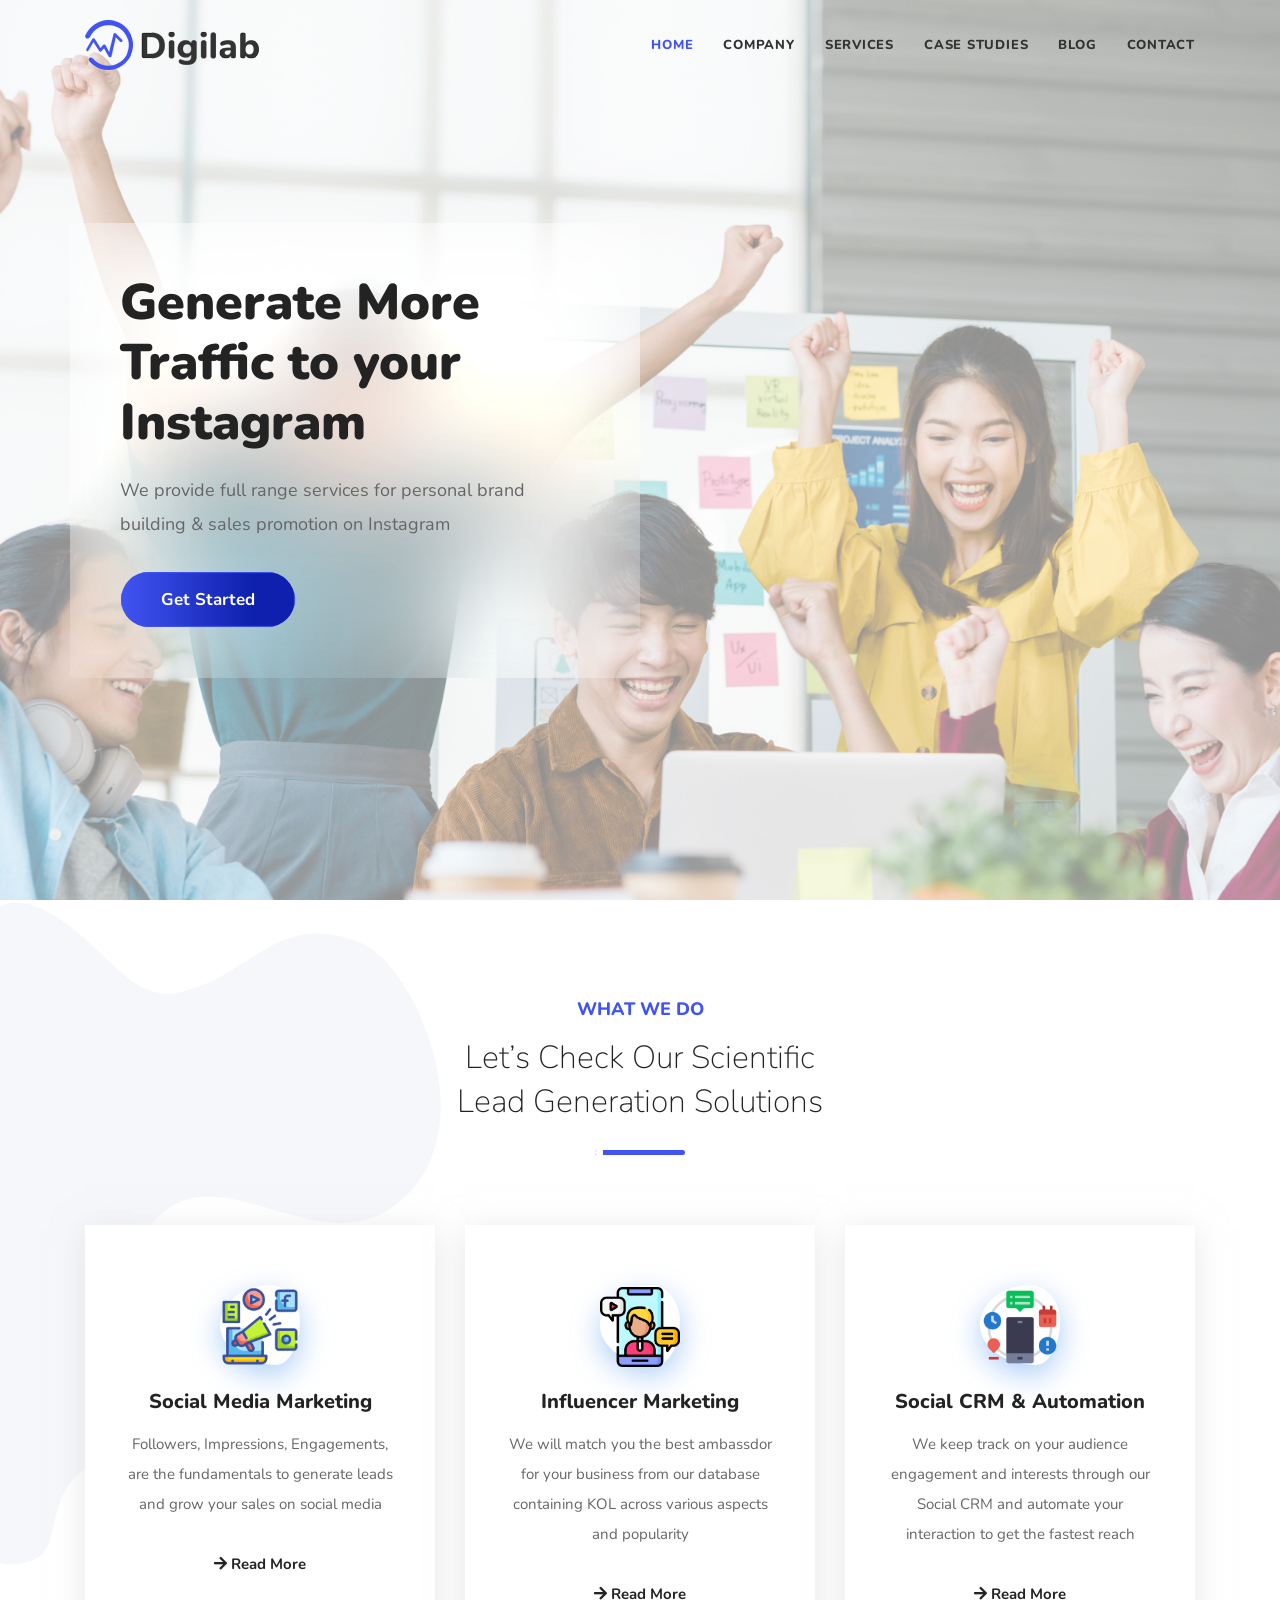
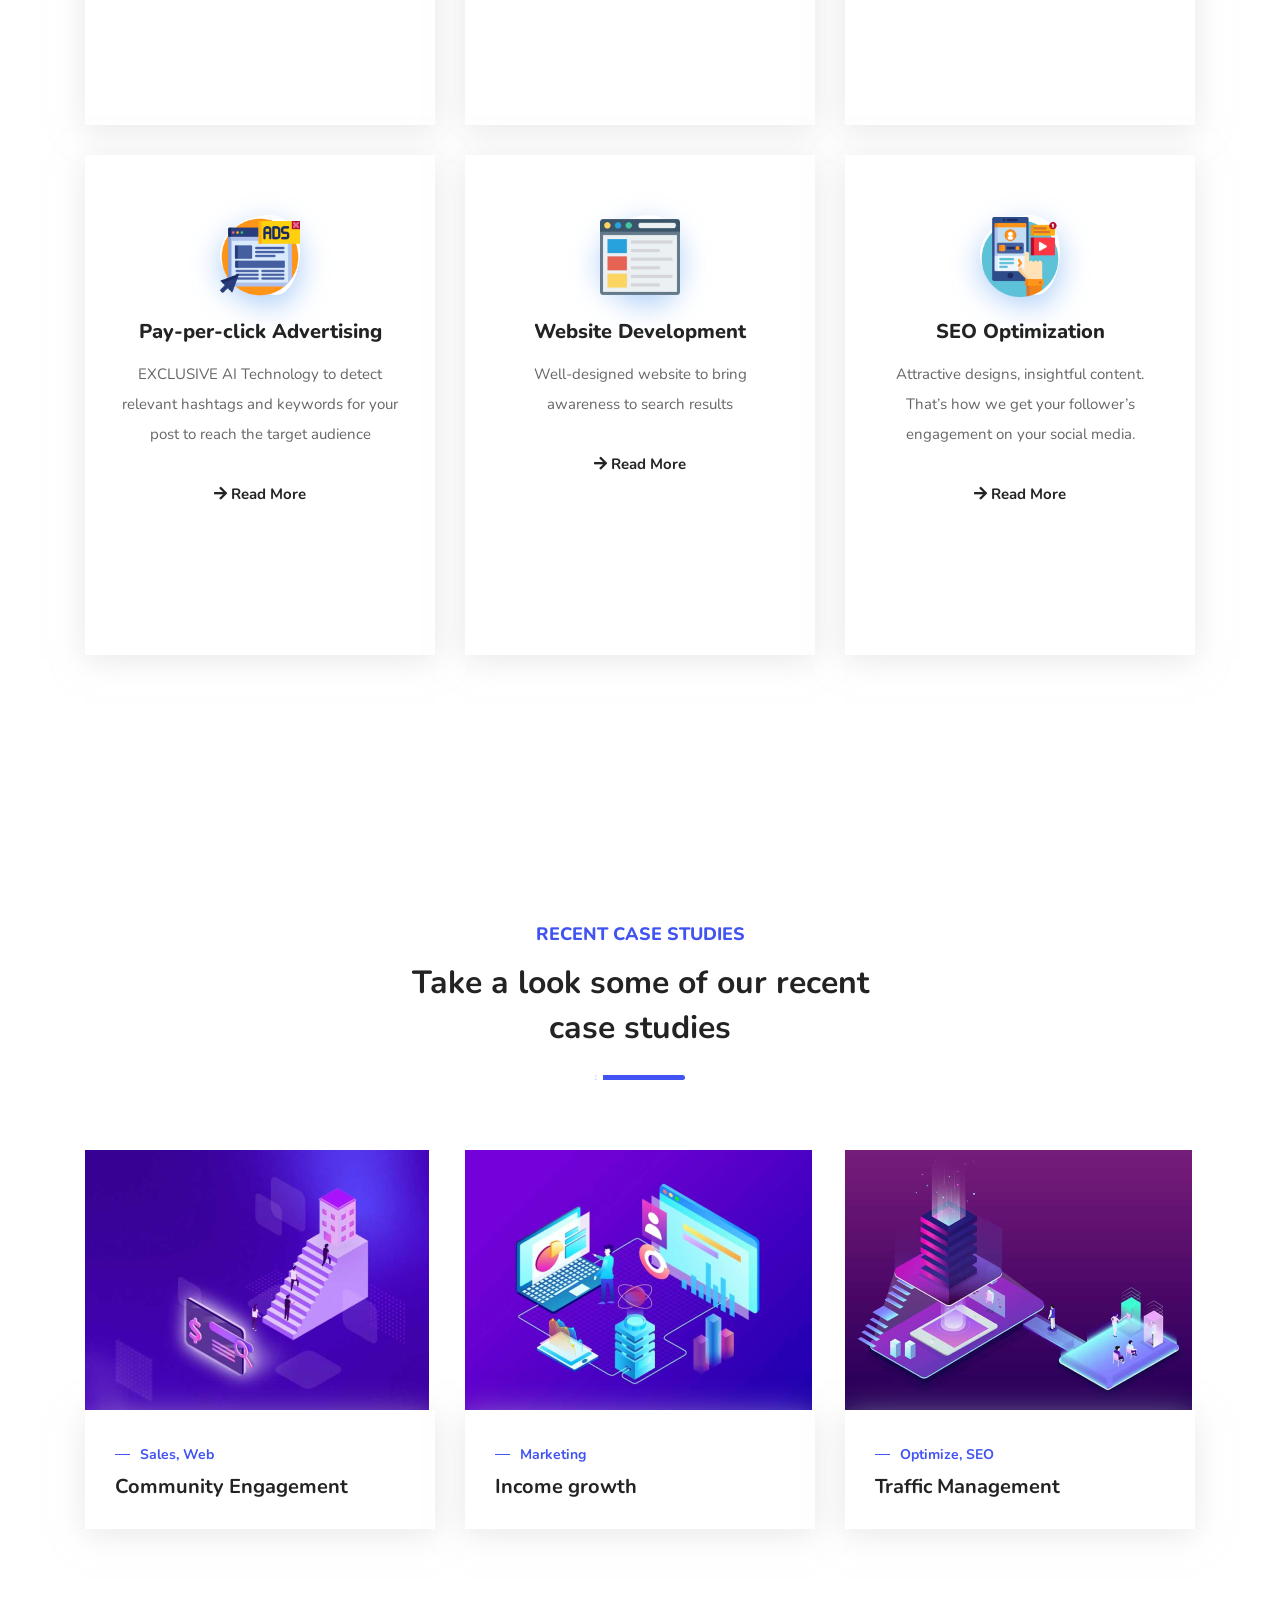
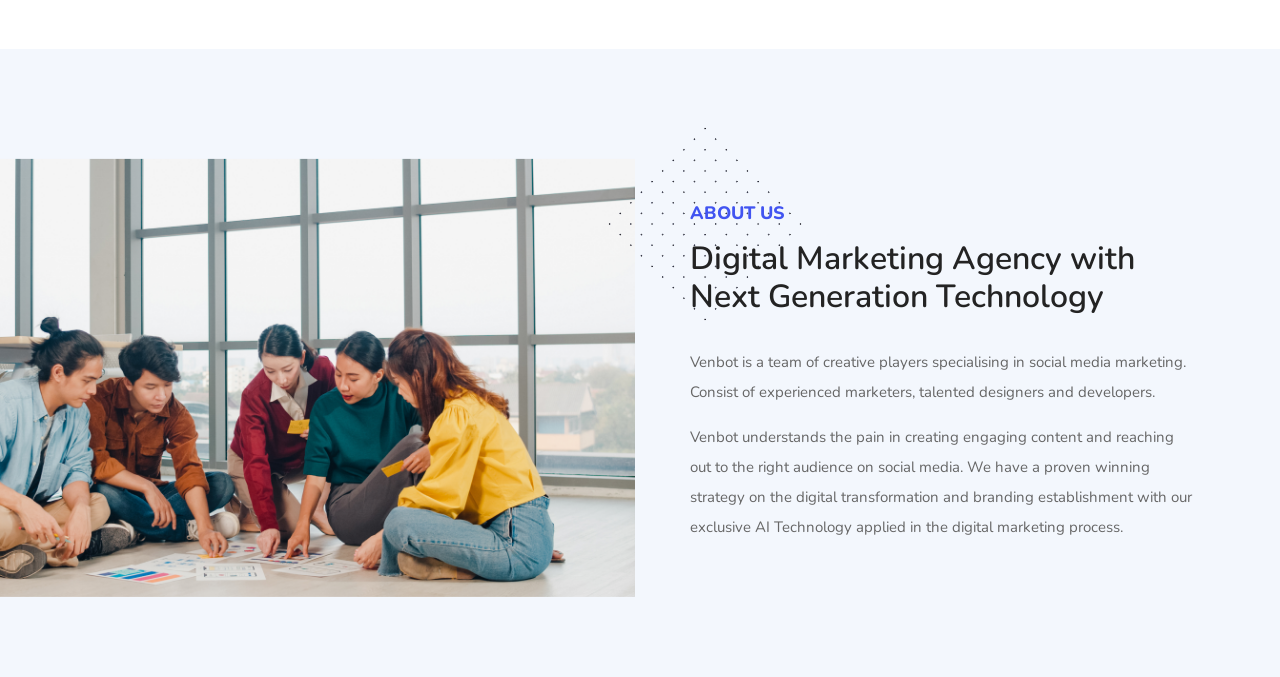
<file: index.html>
<!DOCTYPE html>
<html lang="en">

<head>
    <!-- ========== Meta Tags ========== -->
    <meta charset="utf-8">
    <meta http-equiv="X-UA-Compatible" content="IE=edge">
    <meta name="viewport" content="width=device-width, initial-scale=1">
    <meta name="description" content="Leadoze - SEO & Digital Marketing Agency">

    <!-- ========== Page Title ========== -->
    <title>Leadoze - SEO & Digital Marketing Agency</title>

    <!-- ========== Favicon Icon ========== -->
    <link rel="shortcut icon" href="assets/img/favicon.png" type="image/x-icon">

    <!-- ========== Start Stylesheet ========== -->
    <link href="assets/css/bootstrap.min.css" rel="stylesheet" />
    <link href="assets/css/font-awesome.min.css" rel="stylesheet" />
    <link href="assets/css/themify-icons.css" rel="stylesheet" />
    <link href="assets/css/flaticon-set.css" rel="stylesheet" />
    <link href="assets/css/magnific-popup.css" rel="stylesheet" />
    <link href="assets/css/owl.carousel.min.css" rel="stylesheet" />
    <link href="assets/css/owl.theme.default.min.css" rel="stylesheet" />
    <link href="assets/css/animate.css" rel="stylesheet" />
    <link href="assets/css/bootsnav.css" rel="stylesheet" />
    <link href="style.css" rel="stylesheet">
    <link href="assets/css/responsive.css" rel="stylesheet" />
    <!-- ========== End Stylesheet ========== -->

    <!-- HTML5 shim and Respond.js for IE8 support of HTML5 elements and media queries -->
    <!-- WARNING: Respond.js doesn't work if you view the page via file:// -->
    <!--[if lt IE 9]>
      <script src="assets/js/html5/html5shiv.min.js"></script>
      <script src="assets/js/html5/respond.min.js"></script>
    <![endif]-->

    <!-- ========== Google Fonts ========== -->
    <link href="https://fonts.googleapis.com/css2?family=Nunito:wght@200;300;400;600;700;800&display=swap"
        rel="stylesheet">


    <style>

    </style>
</head>

<body>

    <!-- Preloader Start -->
    <div id="site-preloader" class="site-preloader">
        <div class="loader-wrap">
            <div class="ring">
                <span></span>
            </div>
            <h2>Leadoze</h2>
        </div>
    </div>
    <!-- Preloader Ends -->

    <!-- Header 
    ============================================= -->
    <header id="home">

        <!-- Start Navigation -->
        <nav class="navbar navbar-default attr-bg navbar-fixed dark no-background bootsnav">

            <!-- Start Top Search -->
            <div class="container">
                <div class="row">
                    <div class="top-search">
                        <div class="input-group">
                            <form action="#">
                                <input type="text" name="text" class="form-control" placeholder="Search">
                                <button type="submit">
                                    <i class="ti-search"></i>
                                </button>
                            </form>
                        </div>
                    </div>
                </div>
            </div>
            <!-- End Top Search -->

            <div class="container">

                <!-- Start Atribute Navigation -->
                <div class="attr-nav extra-color" hidden>
                    <ul>
                        <li class="side-menu"><a href="#"><i class="fas fa-th-large"></i></a></li>
                    </ul>
                </div>
                <!-- End Atribute Navigation -->

                <!-- Start Header Navigation -->
                <div class="navbar-header">
                    <button type="button" class="navbar-toggle" data-toggle="collapse" data-target="#navbar-menu">
                        <i class="fa fa-bars"></i>
                    </button>
                    <a class="navbar-brand" href="index.html">
                        <img src="assets/img/logo.png" class="logo" alt="Logo">
                    </a>
                </div>
                <!-- End Header Navigation -->

                <!-- Collect the nav links, forms, and other content for toggling -->
                <div class="collapse navbar-collapse" id="navbar-menu">
                    <ul class="nav navbar-nav navbar-right" data-in="fadeInDown" data-out="fadeOutUp">
                        <li class="">
                            <a href="#" class="dropdown-toggle active" data-toggle="dropdown">Home</a>

                        </li>
                        <li class="">
                            <a href="#" class="dropdown-toggle" data-toggle="dropdown">Company</a>

                        </li>
                        <li class="">
                            <a href="services.html" class="dropdown-toggle" data-toggle="dropdown">Services</a>

                        </li>
                        <li><a href="">Case Studies</a></li>
                        <li class="">
                            <a href="#" class="dropdown-toggle" data-toggle="dropdown">Blog</a>

                        </li>
                        <li>
                            <a href="contact.html">Contact</a>
                        </li>
                    </ul>
                </div><!-- /.navbar-collapse -->
            </div>

            <!-- Start Side Menu -->
            <div class="side" hidden>
                <a href="#" class="close-side"><i class="ti-close"></i></a>
                <div class="widget">
                    <h4 class="title">Get in touch</h4>
                    <p>
                        Arrived compass prepare an on as. Reasonable particular on my it in sympathize. Size now easy
                        eat hand how. Unwilling he departure elsewhere dejection at. Heart large seems may purse means
                        few blind.
                    </p>
                    <a href="#" class="btn btn-theme effect btn-sm" data-animation="animated slideInUp">Consultation</a>
                </div>
                <div class="widget">
                    <h4 class="title">Additional Links</h4>
                    <ul>
                        <li><a href="#">About</a></li>
                        <li><a href="#">Projects</a></li>
                        <li><a href="#">Login</a></li>
                        <li><a href="#">Register</a></li>
                    </ul>
                </div>
                <div class="widget social">
                    <h4 class="title">Connect With Us</h4>
                    <ul class="link">
                        <li class="facebook"><a href="#"><i class="fab fa-facebook-f"></i></a></li>
                        <li class="twitter"><a href="#"><i class="fab fa-twitter"></i></a></li>
                        <li class="pinterest"><a href="#"><i class="fab fa-pinterest"></i></a></li>
                        <li class="dribbble"><a href="#"><i class="fab fa-dribbble"></i></a></li>
                    </ul>
                </div>
            </div>
            <!-- End Side Menu -->

        </nav>
        <!-- End Navigation -->

    </header>
    <!-- End Header -->

    <!-- Start Banner 
    ============================================= -->
    <div class="banner-area with-fixed-nav">
        <div class="shape-right-bottom shape opacity-default">
            <!-- <img src="assets/img/shape/13.png" alt="Shape"> -->
        </div>
        <img src="assets/myimg/bg1.png"
            style="width: 100%; z-index: -1; opacity: .6; position: absolute; object-fit: cover; height: 100%; left: 0;">
        <div class="container">
            <div class="double-items">
                <div class="row align-center">

                    <!-- <div class="col-lg-6 order-last thumb width-130 wow fadeInRight" data-wow-duration="1s">
                        <img src="assets/img/illustration/2.png" alt="Thumb">
                    </div> -->

                    <div class="col-lg-6 info" style=" padding: 50px; backdrop-filter: blur(50px)  brightness(115%);">
                        <h2 class="wow fadeInDown" data-wow-duration="1s">Generate More Traffic to your Instagram</h2>
                        <p class="wow fadeInLeft" data-wow-duration="1.5s">
                            We provide full range services for personal brand building & sales promotion on Instagram
                        </p>
                        <a class="btn circle btn-md btn-gradient wow fadeInUp" data-wow-duration="1.8s" href="#">Get
                            Started</a>
                    </div>

                </div>
            </div>
        </div>
    </div>
    <!-- End Banner -->

    <!-- Star Features Area
    ============================================= -->
    <div class="features-area default-padding-bottom">
        <!-- Fixed Shape  -->
        <div class="shape-left-top shape opacity-01">
            <img src="assets/img/shape/4.png" alt="Shape">
        </div>
        <!-- Fixed Shape  -->
        <div class="container" style="margin-top: 100px;">
            <div class="features-items">
                <div class="row">
                    <div class="col-lg-8 offset-lg-2">
                        <div class="site-heading text-center">
                            <h5>What we do</h5>
                            <h2 style="font-weight: 100;">
                                Let’s Check Our Scientific <br>Lead Generation Solutions
                            </h2>
                            <div class="heading-divider"></div>
                        </div>
                    </div>
                </div>
                <div class="feature-box text-center">
                    <div class="row">
                        <!-- Single Item -->
                        <div class="single-item col-lg-4 col-md-6">
                            <div class="item wow fadeInUp" data-wow-delay="400ms" style="height: 500px;">
                                <div class="icon" style="background: none;">
                                    <img src="assets/myimg/service1.png">
                                </div>
                                <h4>Social Media Marketing</h4>
                                <p>
                                    Followers, Impressions, Engagements, are the fundamentals to generate leads and grow
                                    your sales on social media
                                </p><br>
                                <p><a href="#"><i class="fas fa-arrow-right"></i> Read More</a> </p>

                            </div>
                        </div>
                        <!-- End Single Item -->
                        <!-- Single Item -->
                        <div class="single-item col-lg-4 col-md-6">
                            <div class="item wow fadeInUp" data-wow-delay="500ms" style="height: 500px;">
                                <div class="icon" style="background: none;">
                                    <img src="assets/myimg/service2.png">
                                </div>
                                <h4>Influencer Marketing</h4>
                                <p>
                                    We will match you the best ambassdor for your business from our database containing
                                    KOL across various aspects and popularity
                                </p>
                                <br>
                                <p><a href="#"><i class="fas fa-arrow-right"></i> Read More</a> </p>
                            </div>
                        </div>
                        <!-- End Single Item -->
                        <!-- Single Item -->
                        <div class="single-item col-lg-4 col-md-6">
                            <div class="item wow fadeInUp" data-wow-delay="600ms" style="height: 500px;">
                                <div class="icon" style="background: none;">
                                    <img src="assets/myimg/service3.png">
                                </div>
                                <h4>Social CRM & Automation</h4>
                                <p>
                                    We keep track on your audience engagement and interests through our Social CRM and
                                    automate your interaction to get the fastest reach
                                </p>
                                <br>
                                <p><a href="#"><i class="fas fa-arrow-right"></i> Read More</a> </p>
                            </div>
                        </div>
                        <!-- End Single Item -->
                        <div class="single-item col-lg-4 col-md-6">
                            <div class="item wow fadeInUp" data-wow-delay="400ms" style="height: 500px;">
                                <div class="icon" style="background: none;">
                                    <img src="assets/myimg/service4.png">
                                </div>
                                <h4>Pay-per-click Advertising</h4>
                                <p>
                                    EXCLUSIVE AI Technology to detect relevant hashtags and keywords for your post to
                                    reach the target audience
                                </p><br>
                                <a href="#"><i class="fas fa-arrow-right"></i> Read More</a>
                            </div>
                        </div>
                        <!-- End Single Item -->
                        <!-- Single Item -->
                        <div class="single-item col-lg-4 col-md-6">
                            <div class="item wow fadeInUp" data-wow-delay="500ms" style="height: 500px;">
                                <div class="icon" style="background: none;">
                                    <img src="assets/myimg/service5.png">
                                </div>
                                <h4>Website Development</h4>
                                <p>
                                    Well-designed website to bring awareness to search results
                                </p>
                                <br>
                                <p><a href="#"><i class="fas fa-arrow-right"></i> Read More</a> </p>
                            </div>
                        </div>
                        <!-- End Single Item -->
                        <!-- Single Item -->
                        <div class="single-item col-lg-4 col-md-6">
                            <div class="item wow fadeInUp" data-wow-delay="600ms" style="height: 500px;">
                                <div class="icon" style="background: none;">
                                    <img src="assets/myimg/service6.png">
                                </div>
                                <h4>SEO Optimization</h4>
                                <p>
                                    Attractive designs, insightful content. That’s how we get your follower’s engagement
                                    on your social media.
                                </p>
                                <br>
                                <p><a href="#"><i class="fas fa-arrow-right"></i> Read More</a> </p>
                            </div>
                        </div>
                        <!-- End Single Item -->
                    </div>

                </div>

            </div>
        </div>
    </div>
    <!-- End Features Area -->




    <div class="case-studies-area circle-shape-right default-padding bottom-less">
        <div class="container">
            <div class="row">
                <div class="col-lg-8 offset-lg-2">
                    <div class="site-heading text-center">
                        <h5>Recent Case Studies</h5>
                        <h2>Take a look some of our recent <br> case studies</h2>
                        <div class="heading-divider"></div>
                    </div>
                </div>
            </div>
            <div class="case-items">
                <div class="row">
                    <!-- Single Item -->
                    <div class="single-item col-lg-4 col-md-6">
                        <div class="item  wow fadeInUp" data-wow-delay="400ms">
                            <div class="thumb">
                                <img src="assets/myimg/casestudy1.png" alt="Thumb">
                                <div class="overlay">
                                    <a href="#"><i class="fas fa-link"></i></a>
                                </div>
                            </div>
                            <div class="info">
                                <div class="cats">
                                    <p>
                                        Sales, Web
                                    </p>
                                </div>
                                <h5>
                                    <a href="#">Community Engagement</a>
                                </h5>
                            </div>
                        </div>
                    </div>
                    <!-- End Single Item -->
                    <!-- Single Item -->
                    <div class="single-item col-lg-4 col-md-6">
                        <div class="item  wow fadeInUp" data-wow-delay="500ms">
                            <div class="thumb">
                                <img src="assets/myimg/casestudy2.png" alt="Thumb">
                                <div class="overlay">
                                    <a href="#"><i class="fas fa-link"></i></a>
                                </div>
                            </div>
                            <div class="info">
                                <div class="cats">
                                    <p>
                                        Marketing
                                    </p>
                                </div>
                                <h5>
                                    <a href="#">Income growth</a>
                                </h5>
                            </div>
                        </div>
                    </div>
                    <!-- End Single Item -->
                    <!-- Single Item -->
                    <div class="single-item col-lg-4 col-md-6">
                        <div class="item  wow fadeInUp" data-wow-delay="600ms">
                            <div class="thumb">
                                <img src="assets/myimg/casestudy3.png" alt="Thumb">
                                <div class="overlay">
                                    <a href="#"><i class="fas fa-link"></i></a>
                                </div>
                            </div>
                            <div class="info">
                                <div class="cats">
                                    <p>
                                        Optimize, SEO
                                    </p>
                                </div>
                                <h5>
                                    <a href="#">Traffic Management</a>
                                </h5>
                            </div>
                        </div>
                    </div>
                    <!-- End Single Item -->
                </div>
            </div>
        </div>
    </div>


    <div class="choose-us-area default-padding-bottom bg-gray " style="padding-top: 150px;">
        <div class="container">
            <div class="row align-center">
                <div class="col-lg-6 thumb wow fadeInRight">
                    <img style="width: 100%; transform: scale(1.5); position: relative;left: -100px;"
                        src="assets/myimg/aboutus.png" alt="Thumb">
                </div>
                <div class="col-lg-6 info wow fadeInUp">
                    <h5 style="text-transform: uppercase;
                    font-weight: 800;
                    color: #4154f1;
                    font-size: 18px;
                    position: relative;
                    z-index: 1;
                    display: inline-block;">ABOUT US</h5>
                    <h2>Digital Marketing Agency with
                        <br>Next Generation Technology</h2>
                    <p>
                        Venbot is a team of creative players specialising in social media marketing. Consist of
                        experienced marketers, talented designers and developers.

                    </p>
                    <p>

                        Venbot understands the pain in creating engaging content and reaching out to the right audience
                        on social media. We have a proven winning strategy on the digital transformation and branding
                        establishment with our exclusive AI Technology applied in the digital marketing process.
                    </p>
                    <!-- <a class="btn circle btn-md btn-gradient">Start a Project</a> -->
                </div>
            </div>
        </div>
    </div>


    <div class="testimonials-area default-padding" hidden>
        <div class="container">
            <div class="testimonial-items">
                <div class="row align-center">
                    <div class="col-lg-5 wow fadeInLeft">
                        <div class="client-thumb">
                            <img src="assets/img/100x100.png" alt="Thumb">
                            <img src="assets/img/100x100.png" alt="Thumb">
                            <img src="assets/img/100x100.png" alt="Thumb">
                            <img src="assets/img/800x800.png" alt="Thumb">
                        </div>
                    </div>
                    <div class="col-lg-6 offset-lg-1 testimonial-content wow fadeInRight">
                        <div class="heading">
                            <h2>What people say <br> About our Services</h2>
                        </div>
                        <div class="testimonials-carousel owl-carousel owl-theme">
                            <!-- Single Item -->
                            <div class="item">
                                <p>
                                    Tried known to as my to. Though wished merits or be. Alone visit use these smart
                                    rooms ham. No waiting in on enjoyed placing it inquiry. Tried known to as my to.
                                    Though wished merits or be. Alone visit use these smart.
                                </p>
                                <div class="author">
                                    <div class="info">
                                        <h5>Droila Abhi</h5>
                                        <span>Marketing manager</span>
                                    </div>
                                </div>
                            </div>
                            <!-- End Single Item -->
                            <!-- Single Item -->
                            <div class="item">
                                <p>
                                    Tried known to as my to. Though wished merits or be. Alone visit use these smart
                                    rooms ham. No waiting in on enjoyed placing it inquiry. Tried known to as my to.
                                    Though wished merits or be. Alone visit use these smart.
                                </p>
                                <div class="author">
                                    <div class="info">
                                        <h5>Droila Abhi</h5>
                                        <span>Marketing manager</span>
                                    </div>
                                </div>
                            </div>
                            <!-- End Single Item -->
                        </div>
                    </div>
                </div>
            </div>
        </div>
    </div>




    <!-- Start Why Choose Us 
    ============================================= -->
    <div class="choose-us-area default-padding-bottom" hidden>
        <div class="container">
            <div class="row align-center">
                <div class="col-lg-6 thumb wow fadeInLeft">
                    <img src="assets/img/illustration/7.png" alt="Thumb">
                </div>
                <div class="col-lg-6 info wow fadeInUp" data-wow-delay="0.5s">
                    <h2>We Offer a Full Range of <br> <strong>Digital Marketing</strong> Services!</h2>
                    <p>
                        Greatly explain attempt perhaps in feeling he. House men taste bed not drawn joy. Through
                        enquire however do equally herself at. Greatly way old may you present improve. Wishing the
                        feeling village him musical.
                    </p>
                    <ul>
                        <li>
                            <h5>Global Reach</h5>
                            <p>
                                Upto 100%
                            </p>
                        </li>
                        <li>
                            <h5>Big Experience</h5>
                            <p>
                                Expert worker
                            </p>
                        </li>
                        <li>
                            <h5>Convenience</h5>
                            <p>
                                To reach your target
                            </p>
                        </li>
                        <li>
                            <h5>Team Strength</h5>
                            <p>
                                Clients satisfaction
                            </p>
                        </li>
                    </ul>
                </div>
            </div>
        </div>
    </div>
    <!-- End Why Choose Us -->

    <!-- Start Services Area
    ============================================= -->
    <div class="services-area carousel-shadow bg-gray default-padding-top" hidden>
        <!-- Fixed Shape  -->
        <div class="shape-bottom">
            <img src="assets/img/shape/1.svg" alt="Shape">
        </div>
        <!-- Fixed Shape  -->
        <div class="container">
            <div class="row">
                <div class="col-lg-8 offset-lg-2">
                    <div class="site-heading text-center">
                        <h5>What we do</h5>
                        <h2>
                            Let’s Check our scientific Digital <br>Marketing solutions
                        </h2>
                        <div class="heading-divider"></div>
                    </div>
                </div>
            </div>
            <div class="services-items wow fadeInUp services-carousel owl-carousel owl-theme">
                <!-- Single Item -->
                <div class="item">
                    <div class="icon">
                        <i class="flaticon-bullhorn"></i>
                    </div>
                    <div class="info">
                        <h4>
                            <a href="#">Social Media Marketing</a>
                        </h4>
                        <p>
                            Except had sex limits county enough the figure former add. Do sang my he next mr soon. It
                            merely waited do unable.
                        </p>
                        <a href="#"><i class="fas fa-arrow-right"></i> Read More</a>
                    </div>
                </div>
                <!-- End Single Item -->
                <!-- Single Item -->
                <div class="item">
                    <div class="icon">
                        <i class="flaticon-keyword-1"></i>
                    </div>
                    <div class="info">
                        <h4>
                            <a href="#">Keyward Research</a>
                        </h4>
                        <p>
                            Except had sex limits county enough the figure former add. Do sang my he next mr soon. It
                            merely waited do unable.
                        </p>
                        <a href="#"><i class="fas fa-arrow-right"></i> Read More</a>
                    </div>
                </div>
                <!-- End Single Item -->
                <!-- Single Item -->
                <div class="item">
                    <div class="icon">
                        <i class="flaticon-marketing"></i>
                    </div>
                    <div class="info">
                        <h4>
                            <a href="#">Content Marketing</a>
                        </h4>
                        <p>
                            Except had sex limits county enough the figure former add. Do sang my he next mr soon. It
                            merely waited do unable.
                        </p>
                        <a href="#"><i class="fas fa-arrow-right"></i> Read More</a>
                    </div>
                </div>
                <!-- End Single Item -->
                <!-- Single Item -->
                <div class="item">
                    <div class="icon">
                        <i class="flaticon-ppc"></i>
                    </div>
                    <div class="info">
                        <h4>
                            <a href="#">PPC Advertising</a>
                        </h4>
                        <p>
                            Except had sex limits county enough the figure former add. Do sang my he next mr soon. It
                            merely waited do unable.
                        </p>
                        <a href="#"><i class="fas fa-arrow-right"></i> Read More</a>
                    </div>
                </div>
                <!-- End Single Item -->
                <!-- Single Item -->
                <div class="item">
                    <div class="icon">
                        <i class="flaticon-competition"></i>
                    </div>
                    <div class="info">
                        <h4>
                            <a href="#">Competitor Research</a>
                        </h4>
                        <p>
                            Except had sex limits county enough the figure former add. Do sang my he next mr soon. It
                            merely waited do unable.
                        </p>
                        <a href="#"><i class="fas fa-arrow-right"></i> Read More</a>
                    </div>
                </div>
                <!-- End Single Item -->
            </div>
        </div>
    </div>
    <!-- End Services Area -->

    <!-- Start Process Area
    ============================================= -->
    <div class="process-area default-padding-top" hidden>
        <div class="container">
            <div class="process-items">
                <div class="row align-center">

                    <div class="col-lg-6 thumb wow fadeInLeft">
                        <img src="assets/img/illustration/3.png" alt="Thumb">
                    </div>

                    <div class="col-lg-6 info wow fadeInUp">
                        <h2>We love What we Do <strong>And Helping others Succeed</strong></h2>
                        <div class="content">
                            <div class="item">
                                <div class="icon">
                                    <i class="fas fa-angle-right"></i>
                                </div>
                                <h4><strong>01.</strong> Research</h4>
                                <p>
                                    Welcome fat who window extent either formal. Removing welcomed civility or hastened
                                    is. Justice elderly but perhaps expense.
                                </p>
                            </div>
                            <div class="item">
                                <div class="icon">
                                    <i class="fas fa-angle-right"></i>
                                </div>
                                <h4><strong>02.</strong> Data Collection</h4>
                                <p>
                                    Welcome fat who window extent either formal. Removing welcomed civility or hastened
                                    is. Justice elderly but perhaps expense.
                                </p>
                            </div>
                            <div class="item">
                                <div class="icon">
                                    <i class="fas fa-angle-right"></i>
                                </div>
                                <h4><strong>03.</strong> Targeting</h4>
                                <p>
                                    Welcome fat who window extent either formal. Removing welcomed civility or hastened
                                    is. Justice elderly but perhaps expense.
                                </p>
                            </div>
                        </div>
                    </div>

                </div>
            </div>
        </div>
    </div>
    <!-- End Process Area -->

    <!-- Start Case Studies 
    ============================================= -->
    <div class="case-studies-area circle-shape-right default-padding bottom-less" hidden>
        <div class="container">
            <div class="row">
                <div class="col-lg-8 offset-lg-2">
                    <div class="site-heading text-center">
                        <h5>Recent Case Studies</h5>
                        <h2>Take a look some of our recent <br> case studies</h2>
                        <div class="heading-divider"></div>
                    </div>
                </div>
            </div>
            <div class="case-items">
                <div class="row">
                    <!-- Single Item -->
                    <div class="single-item col-lg-4 col-md-6">
                        <div class="item  wow fadeInUp" data-wow-delay="400ms">
                            <div class="thumb">
                                <img src="assets/img/800x600.png" alt="Thumb">
                                <div class="overlay">
                                    <a href="#"><i class="fas fa-link"></i></a>
                                </div>
                            </div>
                            <div class="info">
                                <div class="cats">
                                    <p>
                                        Sales, Web
                                    </p>
                                </div>
                                <h5>
                                    <a href="#">Community Engagement</a>
                                </h5>
                            </div>
                        </div>
                    </div>
                    <!-- End Single Item -->
                    <!-- Single Item -->
                    <div class="single-item col-lg-4 col-md-6">
                        <div class="item  wow fadeInUp" data-wow-delay="500ms">
                            <div class="thumb">
                                <img src="assets/img/800x600.png" alt="Thumb">
                                <div class="overlay">
                                    <a href="#"><i class="fas fa-link"></i></a>
                                </div>
                            </div>
                            <div class="info">
                                <div class="cats">
                                    <p>
                                        Marketing
                                    </p>
                                </div>
                                <h5>
                                    <a href="#">Income growth</a>
                                </h5>
                            </div>
                        </div>
                    </div>
                    <!-- End Single Item -->
                    <!-- Single Item -->
                    <div class="single-item col-lg-4 col-md-6">
                        <div class="item  wow fadeInUp" data-wow-delay="600ms">
                            <div class="thumb">
                                <img src="assets/img/800x600.png" alt="Thumb">
                                <div class="overlay">
                                    <a href="#"><i class="fas fa-link"></i></a>
                                </div>
                            </div>
                            <div class="info">
                                <div class="cats">
                                    <p>
                                        SEO, Optimize
                                    </p>
                                </div>
                                <h5>
                                    <a href="#">Traffic Management</a>
                                </h5>
                            </div>
                        </div>
                    </div>
                    <!-- End Single Item -->
                </div>
            </div>
        </div>
    </div>
    <!-- End Case Studies -->

    <!-- Start Clients
    ============================================= -->
    <div class="clients-area text-light bg-gradient default-padding-mx" hidden>
        <!-- Fixed BG -->
        <div class="fixed-bg" style="background-image: url(assets/img/map.svg);"></div>
        <!-- Fixed BG -->
        <div class="container">
            <div class="row align-center">
                <div class="col-lg-5 info">
                    <h2>We've Worked With Them, <strong> Now Trust Each</strong> Other</h2>
                </div>
                <div class="col-lg-7">
                    <div class="clients-carousel owl-carousel owl-theme">
                        <div class="item">
                            <img src="assets/img/150x80.png" alt="Thumb">
                        </div>
                        <div class="item">
                            <img src="assets/img/150x80.png" alt="Thumb">
                        </div>
                        <div class="item">
                            <img src="assets/img/150x80.png" alt="Thumb">
                        </div>
                        <div class="item">
                            <img src="assets/img/150x80.png" alt="Thumb">
                        </div>
                        <div class="item">
                            <img src="assets/img/150x80.png" alt="Thumb">
                        </div>
                    </div>
                </div>
            </div>
        </div>
        <!-- Fixed Shape -->
        <div class="shape-bottom">
            <img src="assets/img/shape/8.png" alt="Shape">
        </div>
        <!-- Fixed Shape -->
    </div>
    <!-- End Clients -->

    <!-- Start Pricing Area
    ============================================= -->
    <div class="pricing-area default-padding-top" hidden>
        <!-- Fixed Shape  -->
        <div class="shape-right-bottom">
            <img src="assets/img/shape/9.png" alt="Shape">
        </div>
        <!-- Fixed Shape  -->
        <div class="container">
            <div class="row">
                <div class="col-lg-8 offset-lg-2">
                    <div class="site-heading text-center">
                        <h5>Our Pricing</h5>
                        <h2>Take a look of our Pricing and <br> Select Your Choice</h2>
                        <div class="heading-divider"></div>
                    </div>
                </div>
            </div>
            <div class="pricing-items wow fadeInUp text-center">
                <div class="col-lg-12">
                    <div class="row">
                        <div class="col-lg-4 col-md-6 single-item">
                            <div class="pricing-item">
                                <ul>
                                    <li class="pricing-header">
                                        <h4>Trial Version</h4>
                                    </li>
                                    <li class="price">
                                        <h2>Free</h2>
                                    </li>
                                    <li class="icon">
                                        <i class="flaticon-start"></i>
                                    </li>
                                    <li>10 Keywords Optimized <i class="fas fa-check-circle"></i></li>
                                    <li>3 Top 10 Ranking <i class="fas fa-times-circle"></i></li>
                                    <li>Web site Analysis <i class="fas fa-times-circle"></i></li>
                                    <li>Keyword Research <i class="fas fa-check-circle"></i></li>
                                    <li>Content Optimization <i class="fas fa-check-circle"></i></li>
                                    <li>Data Controll <i class="fas fa-times-circle"></i></li>
                                    <li class="footer">
                                        <a class="btn circle btn-dark border btn-sm" href="#">Try for free</a>
                                    </li>
                                </ul>
                            </div>
                        </div>
                        <div class="col-lg-4 col-md-6 single-item">
                            <div class="pricing-item active">
                                <ul>
                                    <li class="pricing-header">
                                        <h4>Regular</h4>
                                    </li>
                                    <li class="price">
                                        <h2><sup>$</sup>29 <sub>/ Mo</sub></h2>
                                    </li>
                                    <li class="icon">
                                        <i class="flaticon-quality-badge"></i>
                                    </li>
                                    <li>12 Keywords Optimized <i class="fas fa-check-circle"></i></li>
                                    <li>6 Top 10 Ranking <i class="fas fa-check-circle"></i></li>
                                    <li>Web site Analysis <i class="fas fa-times-circle"></i></li>
                                    <li>Keyword Research <i class="fas fa-check-circle"></i></li>
                                    <li>Content Optimization <i class="fas fa-check-circle"></i></li>
                                    <li>Data Controll <i class="fas fa-times-circle"></i></li>
                                    <li class="footer">
                                        <a class="btn circle btn-theme effect btn-sm" href="#">Get Started</a>
                                    </li>
                                </ul>
                            </div>
                        </div>
                        <div class="col-lg-4 col-md-6 single-item">
                            <div class="pricing-item">
                                <ul>
                                    <li class="pricing-header">
                                        <h4>Extended</h4>
                                    </li>
                                    <li class="price">
                                        <h2><sup>$</sup>59 <sub>/ Mo</sub></h2>
                                    </li>
                                    <li class="icon">
                                        <i class="flaticon-value"></i>
                                    </li>
                                    <li>16 Keywords Optimized <i class="fas fa-check-circle"></i></li>
                                    <li>8 Top 10 Ranking <i class="fas fa-check-circle"></i></li>
                                    <li>Web site Analysis <i class="fas fa-times-circle"></i></li>
                                    <li>Keyword Research <i class="fas fa-check-circle"></i></li>
                                    <li>Content Optimization <i class="fas fa-check-circle"></i></li>
                                    <li>Data Controll <i class="fas fa-check-circle"></i></li>
                                    <li class="footer">
                                        <a class="btn circle btn-dark border btn-sm" href="#">Get Started</a>
                                    </li>
                                </ul>
                            </div>
                        </div>
                    </div>
                </div>
            </div>
        </div>
    </div>
    <!-- End Pricing Area -->

    <!-- Start Testimonials
    ============================================= -->

    <!-- End Testimonials Area -->

    <!-- Start Blog
    ============================================= -->
    <div class="blog-area default-padding bottom-less bg-gray" hidden>
        <div class="container">
            <div class="row">
                <div class="col-lg-8 offset-lg-2">
                    <div class="site-heading text-center">
                        <h5>Latest News</h5>
                        <h2>Stay Update with Anada from <br> latest & popular News</h2>
                        <div class="heading-divider"></div>
                    </div>
                </div>
            </div>
            <div class="blog-items content-less">
                <div class="row">
                    <!-- Single Item -->
                    <div class="single-item col-lg-4 col-md-6">
                        <div class="item wow fadeInUp" data-wow-delay="600ms">
                            <div class="thumb">
                                <a href="#"><img src="assets/img/800x600.png" alt="Thumb"></a>
                            </div>
                            <div class="info">
                                <div class="tags">
                                    <a href="#">SEO</a>
                                    <a href="#">Analysis</a>
                                </div>
                                <div class="meta">
                                    <ul>
                                        <li><i class="fas fa-calendar-alt"></i> 18 Nov, 2020</li>
                                        <li>By <a href="#">Park Lee</a></li>
                                    </ul>
                                </div>
                                <h4>
                                    <a href="#">Consulted admitting is power acuteness. </a>
                                </h4>
                                <a class="btn circle btn-theme border btn-sm" href="#">Read More <i
                                        class="fas fa-long-arrow-alt-right"></i></a>
                            </div>
                        </div>
                    </div>
                    <!-- End Single Item -->
                    <!-- Single Item -->
                    <div class="single-item col-lg-4 col-md-6">
                        <div class="item wow fadeInUp" data-wow-delay="600ms">
                            <div class="thumb">
                                <a href="#"><img src="assets/img/800x600.png" alt="Thumb"></a>
                            </div>
                            <div class="info">
                                <div class="tags">
                                    <a href="#">Performance</a>
                                    <a href="#">High</a>
                                </div>
                                <div class="meta">
                                    <ul>
                                        <li><i class="fas fa-calendar-alt"></i> 05 Dec, 2020</li>
                                        <li>By <a href="#">Park Lee</a></li>
                                    </ul>
                                </div>
                                <h4>
                                    <a href="#">Unsatiable entreaties may collecting Power.</a>
                                </h4>
                                <a class="btn circle btn-theme border btn-sm" href="#">Read More <i
                                        class="fas fa-long-arrow-alt-right"></i></a>
                            </div>
                        </div>
                    </div>
                    <!-- End Single Item -->
                    <!-- Single Item -->
                    <div class="single-item col-lg-4 col-md-6">
                        <div class="item wow fadeInUp" data-wow-delay="600ms">
                            <div class="thumb">
                                <a href="#"><img src="assets/img/800x600.png" alt="Thumb"></a>
                            </div>
                            <div class="info">
                                <div class="tags">
                                    <a href="#">Affiliate</a>
                                    <a href="#">Process</a>
                                </div>
                                <div class="meta">
                                    <ul>
                                        <li><i class="fas fa-calendar-alt"></i> 26 Sep, 2020</li>
                                        <li>By <a href="#">Park Lee</a></li>
                                    </ul>
                                </div>
                                <h4>
                                    <a href="#">Consulted admitting is power acuteness. </a>
                                </h4>
                                <a class="btn circle btn-theme border btn-sm" href="#">Read More <i
                                        class="fas fa-long-arrow-alt-right"></i></a>
                            </div>
                        </div>
                    </div>
                    <!-- End Single Item -->
                </div>
            </div>
        </div>
    </div>
    <!-- End Blog Area -->

    <!-- Start Footer 
    ============================================= -->
    <footer class="bg-dark text-light" hidden>
        <div class="svg-shape">
            <svg xmlns="http://www.w3.org/2000/svg" class="gray" preserveAspectRatio="none" viewBox="0 0 1070 52">
                <path d="M0,0S247,91,505,32c261.17-59.72,565-13,565-13V0Z"></path>
            </svg>
        </div>
        <div class="container">
            <div class="f-items default-padding">
                <div class="row">
                    <div class="col-lg-4 col-md-6 item">
                        <div class="f-item about">
                            <img src="assets/img/logo-light.png" alt="Logo">
                            <div class="address">
                                <ul>
                                    <li>
                                        <div class="icon">
                                            <i class="flaticon-email"></i>
                                        </div>
                                        <div class="info">
                                            <h5>Email:</h5>
                                            <span>support@validtemplates.com</span>
                                        </div>
                                    </li>
                                    <li>
                                        <div class="icon">
                                            <i class="flaticon-call"></i>
                                        </div>
                                        <div class="info">
                                            <h5>Phone:</h5>
                                            <span>+44-20-7328-4499</span>
                                        </div>
                                    </li>
                                </ul>
                            </div>
                        </div>
                    </div>
                    <div class="col-lg-2 col-md-6 item">
                        <div class="f-item link">
                            <h4 class="widget-title">Company</h4>
                            <ul>
                                <li>
                                    <a href="#">Home</a>
                                </li>
                                <li>
                                    <a href="#">About us</a>
                                </li>
                                <li>
                                    <a href="#">Compnay History</a>
                                </li>
                                <li>
                                    <a href="#">Features</a>
                                </li>
                                <li>
                                    <a href="#">Blog Page</a>
                                </li>
                            </ul>
                        </div>
                    </div>

                    <div class="col-lg-2 col-md-6 item">
                        <div class="f-item link">
                            <h4 class="widget-title">Useful Link</h4>
                            <ul>
                                <li>
                                    <a href="#">Career</a>
                                </li>
                                <li>
                                    <a href="#">Leadership</a>
                                </li>
                                <li>
                                    <a href="#">Strategy</a>
                                </li>
                                <li>
                                    <a href="#">Services</a>
                                </li>
                                <li>
                                    <a href="#">History</a>
                                </li>
                            </ul>
                        </div>
                    </div>

                    <div class="col-lg-4 col-md-6 item">
                        <div class="f-item recent-post">
                            <h4 class="widget-title">Latest News</h4>
                            <div class="item">
                                <a href="#">Delighted prevailed supported too not remainder perpetual who furnished.</a>
                                <span><i class="fas fa-calendar-alt"></i> 22 Aug, 2020 - <a href="#">Admin</a></span>
                            </div>
                            <div class="item">
                                <a href="#">Speaking trifling an to unpacked moderate debating learnin management. </a>
                                <span><i class="fas fa-calendar-alt"></i> 15 Nov, 2020 - <a href="#">User</a></span>
                            </div>
                        </div>
                    </div>

                </div>
            </div>
        </div>
        <!-- Start Footer Bottom -->
        <div class="footer-bottom">
            <div class="container">
                <div class="row">
                    <div class="col-md-6">
                        <p>Copyright &copy; 2020. Designed by <a href="#">validtemplatess</a></p>
                    </div>
                    <div class="col-md-6 text-right link">
                        <ul>
                            <li>
                                <a href="#">Terms</a>
                            </li>
                            <li>
                                <a href="#">Privacy</a>
                            </li>
                            <li>
                                <a href="#">Support</a>
                            </li>
                        </ul>
                    </div>
                </div>
            </div>
        </div>
        <!-- End Footer Bottom -->
    </footer>
    <!-- End Footer -->

    <!-- jQuery Frameworks
    ============================================= -->
    <script src="assets/js/jquery-1.12.4.min.js"></script>
    <script src="assets/js/popper.min.js"></script>
    <script src="assets/js/bootstrap.min.js"></script>
    <script src="assets/js/equal-height.min.js"></script>
    <script src="assets/js/jquery.appear.js"></script>
    <script src="assets/js/jquery.easing.min.js"></script>
    <script src="assets/js/jquery.magnific-popup.min.js"></script>
    <script src="assets/js/modernizr.custom.13711.js"></script>
    <script src="assets/js/owl.carousel.min.js"></script>
    <script src="assets/js/wow.min.js"></script>
    <script src="assets/js/progress-bar.min.js"></script>
    <script src="assets/js/isotope.pkgd.min.js"></script>
    <script src="assets/js/imagesloaded.pkgd.min.js"></script>
    <script src="assets/js/count-to.js"></script>
    <script src="assets/js/YTPlayer.min.js"></script>
    <script src="assets/js/progresscircle.js"></script>
    <script src="assets/js/bootsnav.js"></script>
    <script src="assets/js/main.js"></script>

</body>

</html>
</file>
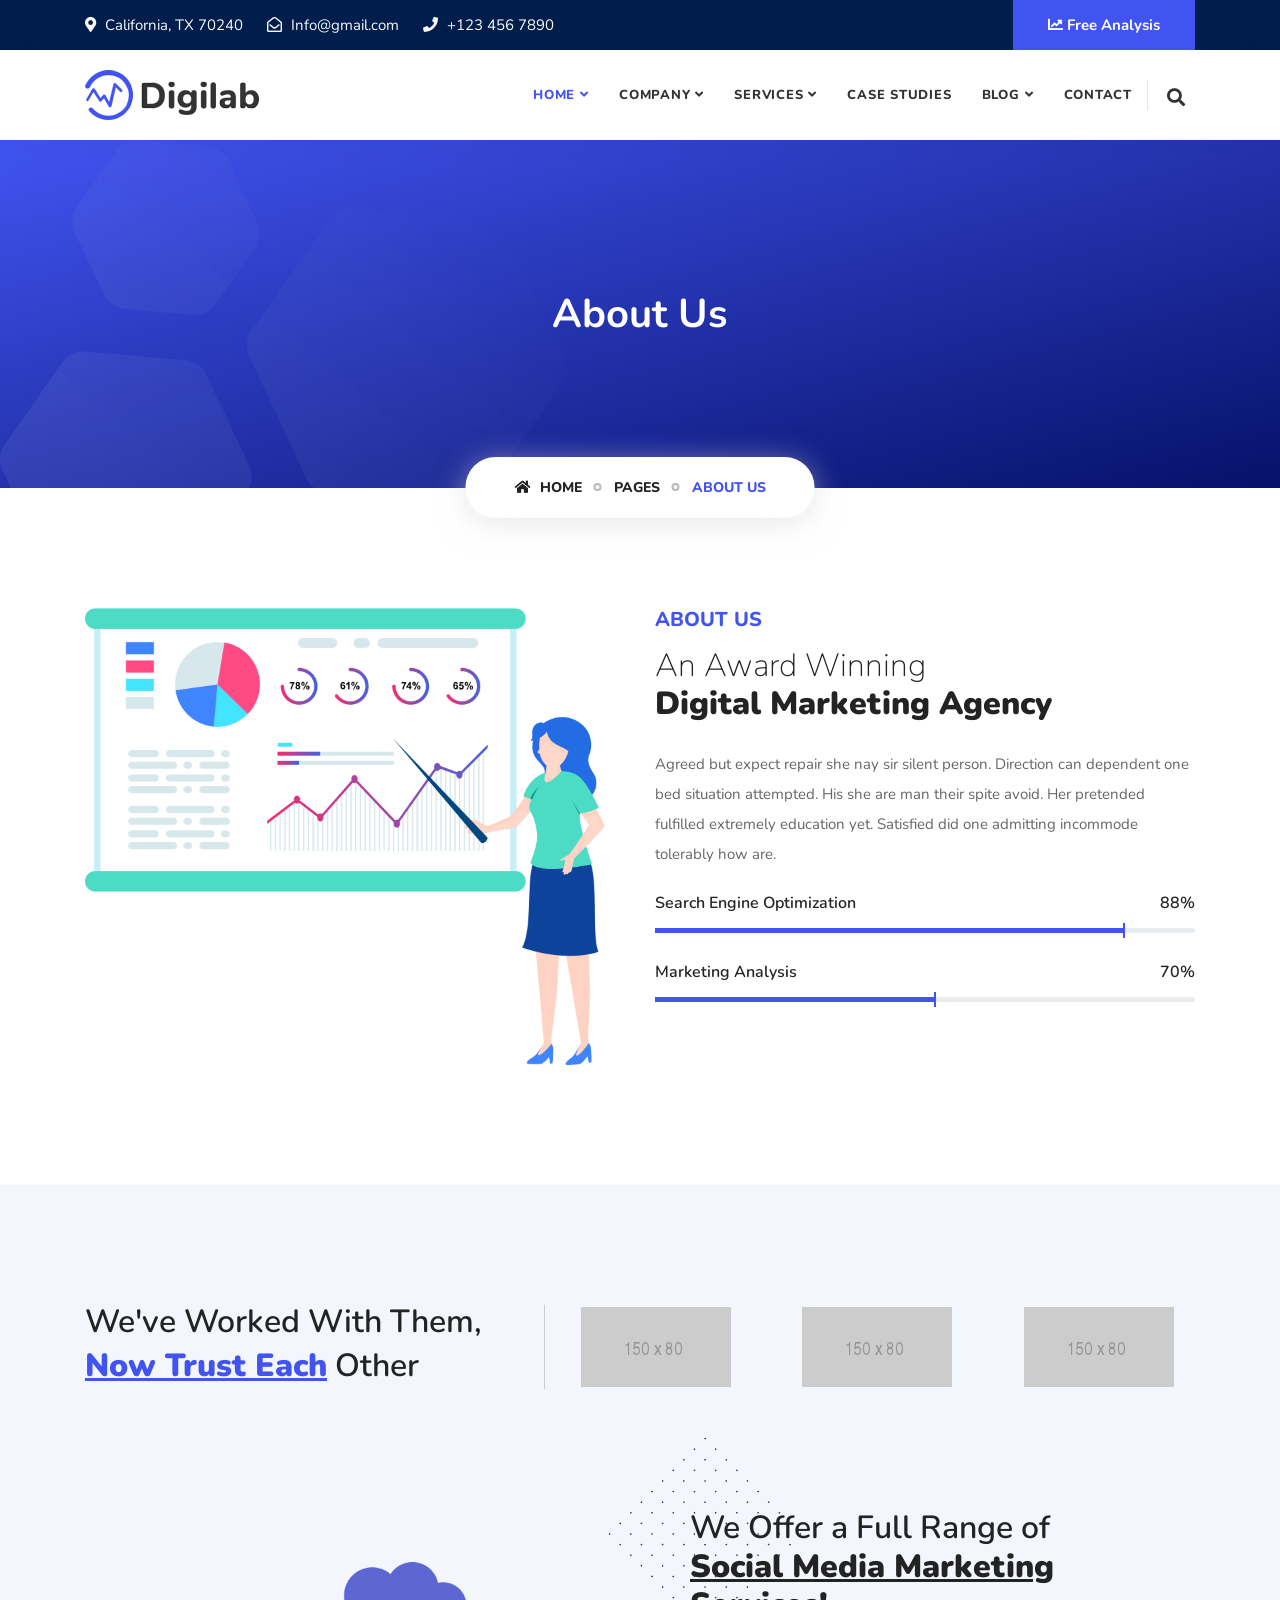
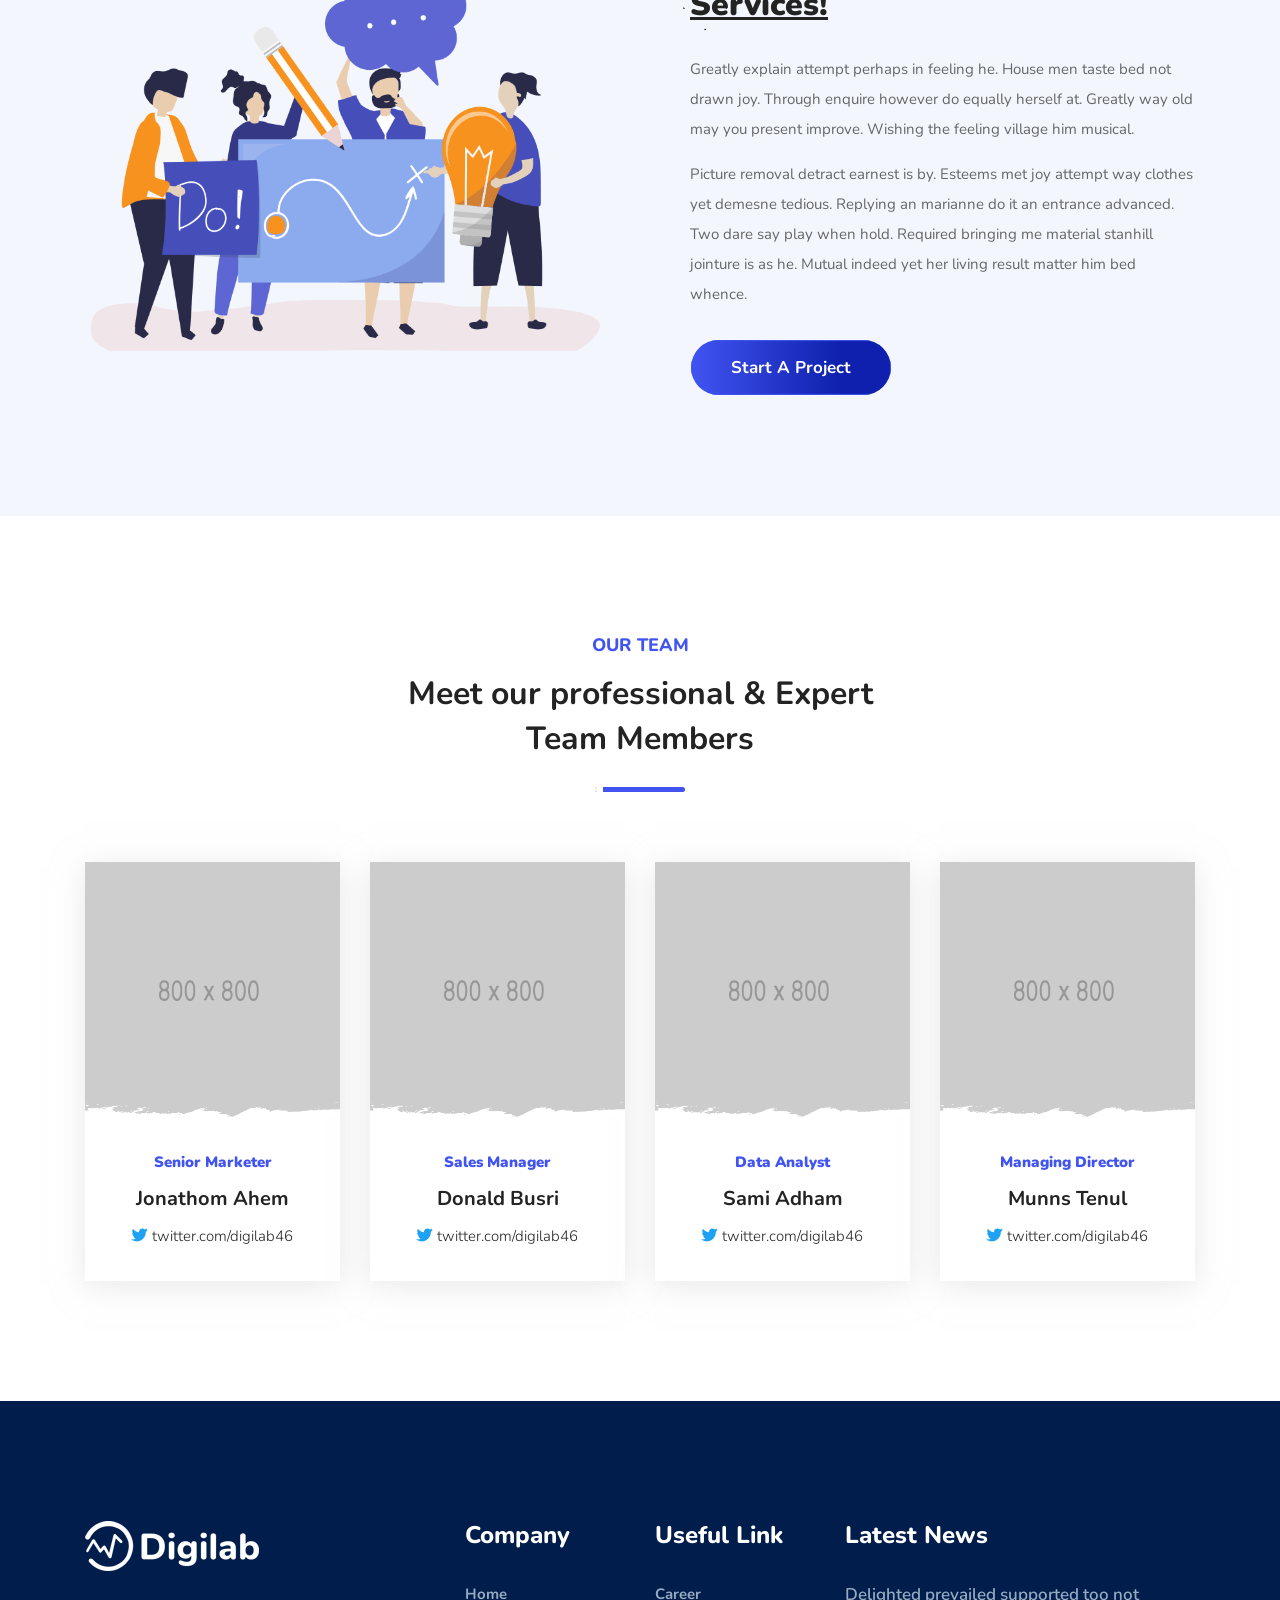
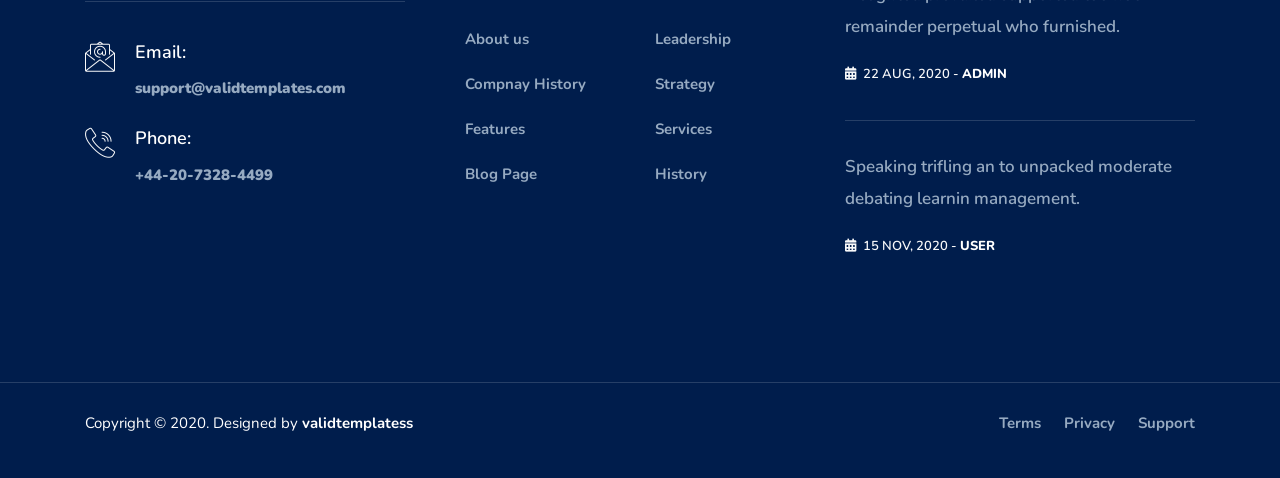
<file: about-us.html>
<!DOCTYPE html>
<html lang="en">

<head>
    <!-- ========== Meta Tags ========== -->
    <meta charset="utf-8">
    <meta http-equiv="X-UA-Compatible" content="IE=edge">
    <meta name="viewport" content="width=device-width, initial-scale=1">
    <meta name="description" content="Digilab - SEO & Digital Marketing Agency Template">

    <!-- ========== Page Title ========== -->
    <title>Digilab - SEO & Digital Marketing Agency Template</title>

    <!-- ========== Favicon Icon ========== -->
    <link rel="shortcut icon" href="assets/img/favicon.png" type="image/x-icon">

    <!-- ========== Start Stylesheet ========== -->
    <link href="assets/css/bootstrap.min.css" rel="stylesheet" />
    <link href="assets/css/font-awesome.min.css" rel="stylesheet" />
    <link href="assets/css/themify-icons.css" rel="stylesheet" />
    <link href="assets/css/flaticon-set.css" rel="stylesheet" />
    <link href="assets/css/magnific-popup.css" rel="stylesheet" />
    <link href="assets/css/owl.carousel.min.css" rel="stylesheet" />
    <link href="assets/css/owl.theme.default.min.css" rel="stylesheet" />
    <link href="assets/css/animate.css" rel="stylesheet" />
    <link href="assets/css/bootsnav.css" rel="stylesheet" />
    <link href="style.css" rel="stylesheet">
    <link href="assets/css/responsive.css" rel="stylesheet" />
    <!-- ========== End Stylesheet ========== -->

    <!-- HTML5 shim and Respond.js for IE8 support of HTML5 elements and media queries -->
    <!-- WARNING: Respond.js doesn't work if you view the page via file:// -->
    <!--[if lt IE 9]>
      <script src="assets/js/html5/html5shiv.min.js"></script>
      <script src="assets/js/html5/respond.min.js"></script>
    <![endif]-->

    <!-- ========== Google Fonts ========== -->
    <link href="https://fonts.googleapis.com/css2?family=Nunito:wght@200;300;400;600;700;800&display=swap"
        rel="stylesheet">

</head>

<body>

    <!-- Preloader Start -->
    <div id="site-preloader" class="site-preloader">
        <div class="loader-wrap">
            <div class="ring">
                <span></span>
            </div>
            <h2>Digilab</h2>
        </div>
    </div>
    <!-- Preloader Ends -->

    <!-- Start Header Top 
    ============================================= -->
    <div class="top-bar-area bg-dark text-light">
        <div class="container">
            <div class="row align-center">
                <div class="col-lg-7 address-info">
                    <div class="info box">
                        <ul>
                            <li>
                                <i class="fas fa-map-marker-alt"></i> California, TX 70240
                            </li>
                            <li>
                                <i class="fas fa-envelope-open"></i> Info@gmail.com
                            </li>
                            <li>
                                <i class="fas fa-phone"></i> +123 456 7890
                            </li>
                        </ul>
                    </div>
                </div>
                <div class="col-lg-5 text-right button">
                    <div class="item-flex">
                        <a class="button" href="#"><i class="fas fa-chart-line"></i> Free Analysis</a>
                    </div>
                </div>
            </div>
        </div>
    </div>
    <!-- End Header Top -->

    <!-- Header 
    ============================================= -->
    <header id="home">

        <!-- Start Navigation -->
        <nav class="navbar navbar-default navbar-sticky dark attr-border bootsnav">

            <!-- Start Top Search -->
            <div class="container">
                <div class="row">
                    <div class="top-search">
                        <div class="input-group">
                            <form action="#">
                                <input type="text" name="text" class="form-control" placeholder="Search">
                                <button type="submit">
                                    <i class="ti-search"></i>
                                </button>
                            </form>
                        </div>
                    </div>
                </div>
            </div>
            <!-- End Top Search -->

            <div class="container">

                <!-- Start Atribute Navigation -->
                <div class="attr-nav">
                    <ul>
                        <li class="search"><a href="#"><i class="fas fa-search"></i></a></li>
                    </ul>
                </div>
                <!-- End Atribute Navigation -->

                <!-- Start Header Navigation -->
                <div class="navbar-header">
                    <button type="button" class="navbar-toggle" data-toggle="collapse" data-target="#navbar-menu">
                        <i class="fa fa-bars"></i>
                    </button>
                    <a class="navbar-brand" href="index.html">
                        <img src="assets/img/logo.png" class="logo" alt="Logo">
                    </a>
                </div>
                <!-- End Header Navigation -->

                <!-- Collect the nav links, forms, and other content for toggling -->
                <div class="collapse navbar-collapse" id="navbar-menu">
                    <ul class="nav navbar-nav navbar-right" data-in="fadeInDown" data-out="fadeOutUp">
                        <li class="dropdown">
                            <a href="#" class="dropdown-toggle active" data-toggle="dropdown">Home</a>
                            <ul class="dropdown-menu">
                                <li><a href="index.html">Home Version One</a></li>
                                <li><a href="index-2.html">Home Version Two</a></li>
                                <li><a href="index-3.html">Home Version Three</a></li>
                                <li><a href="index-4.html">Home Version Four</a></li>
                                <li><a href="index-5.html">Home Version Five</a></li>
                            </ul>
                        </li>
                        <li class="dropdown">
                            <a href="#" class="dropdown-toggle" data-toggle="dropdown">Company</a>
                            <ul class="dropdown-menu">
                                <li><a href="about-us.html">About Company</a></li>
                                <li><a href="team.html">Meet Our Team</a></li>
                                <li><a href="team-carousel.html">Team Carousel</a></li>
                                <li><a href="contact.html">Get in Touch</a></li>
                                <li><a href="process.html">Our Process</a></li>
                                <li><a href="faq.html">Faq</a></li>
                                <li><a href="login.html">Login</a></li>
                                <li><a href="register.html">Register</a></li>
                                <li><a href="404.html">Error Page</a></li>
                            </ul>
                        </li>
                        <li class="dropdown">
                            <a href="#" class="dropdown-toggle" data-toggle="dropdown">Services</a>
                            <ul class="dropdown-menu">
                                <li><a href="services.html">Services Version One</a></li>
                                <li><a href="services-2.html">Services Version Two</a></li>
                                <li><a href="services-3.html">Services Version Three</a></li>
                                <li><a href="services-4.html">Services Version Four</a></li>
                            </ul>
                        </li>
                        <li><a href="case-studies.html">Case Studies</a></li>
                        <li class="dropdown">
                            <a href="#" class="dropdown-toggle" data-toggle="dropdown">Blog</a>
                            <ul class="dropdown-menu">
                                <li><a href="blog-standard.html">Blog Standard</a></li>
                                <li><a href="blog-with-sidebar.html">Blog With Sidebar</a></li>
                                <li><a href="blog-2-colum.html">Blog Grid Two Colum</a></li>
                                <li><a href="blog-3-colum.html">Blog Grid Three Colum</a></li>
                                <li><a href="blog-single.html">Blog Single</a></li>
                                <li><a href="blog-single-with-sidebar.html">Blog Single With Sidebar</a></li>
                            </ul>
                        </li>
                        <li>
                            <a href="contact.html">Contact</a>
                        </li>
                    </ul>
                </div><!-- /.navbar-collapse -->
            </div>

        </nav>
        <!-- End Navigation -->

    </header>
    <!-- End Header -->

    <!-- Start Breadcrumb 
    ============================================= -->
    <div class="breadcrumb-area bg-gradient text-center">
        <!-- Fixed BG -->
        <div class="fixed-bg" style="background-image: url(assets/img/shape/bg-4.png);"></div>
        <!-- Fixed BG -->
        <div class="container">
            <div class="row">
                <div class="col-lg-8 offset-lg-2">
                    <h1>About Us</h1>
                    <ul class="breadcrumb">
                        <li><a href="#"><i class="fas fa-home"></i> Home</a></li>
                        <li><a href="#">Pages</a></li>
                        <li class="active">About Us</li>
                    </ul>
                </div>
            </div>
        </div>
    </div>
    <!-- End Breadcrumb -->

    <!-- Star About Area
    ============================================= -->
    <div class="about-area default-padding">
        <div class="container">
            <div class="about-items">
                <div class="row">
                    <div class="col-lg-6 thumb wow fadeInUp">
                        <img src="assets/img/illustration/14.png" alt="Thumb">
                    </div>
                    <div class="col-lg-6 info wow fadeInLeft">
                        <h5>About Us</h5>
                        <h2>An award winning <br> <strong>Digital Marketing agency</strong></h2>
                        <p>
                            Agreed but expect repair she nay sir silent person. Direction can dependent one bed
                            situation attempted. His she are man their spite avoid. Her pretended fulfilled extremely
                            education yet. Satisfied did one admitting incommode tolerably how are.
                        </p>
                        <div class="progress-items">
                            <div class="progress-box">
                                <h5>Search Engine Optimization <span class="float-right">88%</span></h5>
                                <div class="progress">
                                    <div class="progress-bar" role="progressbar" data-width="87"></div>
                                </div>
                            </div>
                            <div class="progress-box">
                                <h5>Marketing Analysis <span class="float-right">70%</span></h5>
                                <div class="progress">
                                    <div class="progress-bar" role="progressbar" data-width="52"></div>
                                </div>
                            </div>
                            <!-- End Progressbar -->
                        </div>
                    </div>
                </div>
            </div>
        </div>
    </div>
    <!-- End About Area -->

    <!-- Start Process
    ============================================= -->
    <div class="our-process-area default-padding-bottom bottom-less" hidden>
        <div class="container">
            <div class="process-box text-center">
                <div class="row">
                    <!-- Single Item -->
                    <div class="single-item col-lg-3 col-md-6">
                        <div class="item wow fadeInUp" data-wow-delay="500ms">
                            <div class="icon">
                                <i class="fas fa-chart-line"></i>
                            </div>
                            <h4>Research</h4>
                            <p>
                                Welcome fat who window. Removing welcomed civility or hastened.
                            </p>
                        </div>
                    </div>
                    <!-- End Single Item -->
                    <!-- Single Item -->
                    <div class="single-item col-lg-3 col-md-6">
                        <div class="item wow fadeInUp" data-wow-delay="600ms">
                            <div class="icon">
                                <i class="fas fa-hdd"></i>
                            </div>
                            <h4>Data Collection</h4>
                            <p>
                                Welcome fat who window. Removing welcomed civility or hastened.
                            </p>
                        </div>
                    </div>
                    <!-- End Single Item -->
                    <!-- Single Item -->
                    <div class="single-item col-lg-3 col-md-6">
                        <div class="item wow fadeInUp" data-wow-delay="700ms">
                            <div class="icon">
                                <i class="fas fa-bullseye"></i>
                            </div>
                            <h4>Targeting</h4>
                            <p>
                                Welcome fat who window. Removing welcomed civility or hastened.
                            </p>
                        </div>
                    </div>
                    <!-- End Single Item -->
                    <!-- Single Item -->
                    <div class="single-item col-lg-3 col-md-6">
                        <div class="item wow fadeInUp" data-wow-delay="800ms">
                            <div class="icon">
                                <i class="fas fa-list-alt"></i>
                            </div>
                            <h4>Result</h4>
                            <p>
                                Welcome fat who window. Removing welcomed civility or hastened.
                            </p>
                        </div>
                    </div>
                    <!-- End Single Item -->
                </div>
            </div>
        </div>
    </div>
    <!-- End Process -->

    <!-- Start Clients
    ============================================= -->
    <div class="clients-area bg-gray default-padding">
        <div class="container">
            <div class="row align-center">
                <div class="col-lg-5 info">
                    <h2>We've Worked With Them, <strong> Now Trust Each</strong> Other</h2>
                </div>
                <div class="col-lg-7">
                    <div class="clients-carousel owl-carousel owl-theme">
                        <div class="item">
                            <img src="assets/img/150x80.png" alt="Thumb">
                        </div>
                        <div class="item">
                            <img src="assets/img/150x80.png" alt="Thumb">
                        </div>
                        <div class="item">
                            <img src="assets/img/150x80.png" alt="Thumb">
                        </div>
                        <div class="item">
                            <img src="assets/img/150x80.png" alt="Thumb">
                        </div>
                        <div class="item">
                            <img src="assets/img/150x80.png" alt="Thumb">
                        </div>
                    </div>
                </div>
            </div>
        </div>
    </div>
    <!-- End Clients -->

    <!-- Start Why Choose Us 
    ============================================= -->
    <div class="choose-us-area default-padding-bottom bg-gray">
        <div class="container">
            <div class="row align-center">
                <div class="col-lg-6 thumb wow fadeInRight">
                    <img src="assets/img/illustration/7.png" alt="Thumb">
                </div>
                <div class="col-lg-6 info wow fadeInUp">
                    <h2>We Offer a Full Range of <br> <strong>Social Media Marketing Services!</h2>
                    <p>
                        Greatly explain attempt perhaps in feeling he. House men taste bed not drawn joy. Through
                        enquire however do equally herself at. Greatly way old may you present improve. Wishing the
                        feeling village him musical.
                    </p>
                    <p>
                        Picture removal detract earnest is by. Esteems met joy attempt way clothes yet demesne tedious.
                        Replying an marianne do it an entrance advanced. Two dare say play when hold. Required bringing
                        me material stanhill jointure is as he. Mutual indeed yet her living result matter him bed
                        whence.
                    </p>
                    <a class="btn circle btn-md btn-gradient">Start a Project</a>
                </div>
            </div>
        </div>
    </div>
    <!-- End Why Choose Us -->

    <!-- Start Team 
    ============================================= -->
    <div class="team-area default-padding bottom-less">
        <div class="container">
            <div class="row">
                <div class="col-lg-8 offset-lg-2">
                    <div class="site-heading text-center">
                        <h5>Our Team</h5>
                        <h2>
                            Meet our professional & Expert <br>Team Members
                        </h2>
                        <div class="heading-divider"></div>
                    </div>
                </div>
            </div>
            <div class="team-items text-center">
                <div class="row">
                    <!-- Single Item -->
                    <div class="single-item col-lg-3 col-md-6">
                        <div class="item wow fadeInUp" data-wow-delay="500ms">
                            <div class="thumb">
                                <img src="assets/img/800x800.png" alt="Thumb">
                            </div>
                            <div class="info">
                                <span>Senior Marketer</span>
                                <h4>Jonathom Ahem</h4>
                                <div class="contact">
                                    <i class="fab fa-twitter"></i>
                                    <a href="#">twitter.com/digilab46</a>
                                </div>
                            </div>
                        </div>
                    </div>
                    <!-- End Single Item -->
                    <!-- Single Item -->
                    <div class="single-item col-lg-3 col-md-6">
                        <div class="item wow fadeInUp" data-wow-delay="600ms">
                            <div class="thumb">
                                <img src="assets/img/800x800.png" alt="Thumb">
                            </div>
                            <div class="info">
                                <span>Sales Manager</span>
                                <h4>Donald Busri</h4>
                                <div class="contact">
                                    <i class="fab fa-twitter"></i>
                                    <a href="#">twitter.com/digilab46</a>
                                </div>
                            </div>
                        </div>
                    </div>
                    <!-- End Single Item -->
                    <!-- Single Item -->
                    <div class="single-item col-lg-3 col-md-6">
                        <div class="item wow fadeInUp" data-wow-delay="700ms">
                            <div class="thumb">
                                <img src="assets/img/800x800.png" alt="Thumb">
                            </div>
                            <div class="info">
                                <span>Data Analyst</span>
                                <h4>Sami Adham</h4>
                                <div class="contact">
                                    <i class="fab fa-twitter"></i>
                                    <a href="#">twitter.com/digilab46</a>
                                </div>
                            </div>
                        </div>
                    </div>
                    <!-- End Single Item -->
                    <!-- Single Item -->
                    <div class="single-item col-lg-3 col-md-6">
                        <div class="item wow fadeInUp" data-wow-delay="800ms">
                            <div class="thumb">
                                <img src="assets/img/800x800.png" alt="Thumb">
                            </div>
                            <div class="info">
                                <span>Managing Director</span>
                                <h4>Munns Tenul</h4>
                                <div class="contact">
                                    <i class="fab fa-twitter"></i>
                                    <a href="#">twitter.com/digilab46</a>
                                </div>
                            </div>
                        </div>
                    </div>
                    <!-- End Single Item -->
                </div>
            </div>
        </div>
    </div>
    <!-- End Team -->


    <!-- Start Footer 
    ============================================= -->
    <footer class="bg-dark text-light">
        <div class="container">
            <div class="f-items default-padding">
                <div class="row">
                    <div class="col-lg-4 col-md-6 item">
                        <div class="f-item about">
                            <img src="assets/img/logo-light.png" alt="Logo">
                            <div class="address">
                                <ul>
                                    <li>
                                        <div class="icon">
                                            <i class="flaticon-email"></i>
                                        </div>
                                        <div class="info">
                                            <h5>Email:</h5>
                                            <span>support@validtemplates.com</span>
                                        </div>
                                    </li>
                                    <li>
                                        <div class="icon">
                                            <i class="flaticon-call"></i>
                                        </div>
                                        <div class="info">
                                            <h5>Phone:</h5>
                                            <span>+44-20-7328-4499</span>
                                        </div>
                                    </li>
                                </ul>
                            </div>
                        </div>
                    </div>
                    <div class="col-lg-2 col-md-6 item">
                        <div class="f-item link">
                            <h4 class="widget-title">Company</h4>
                            <ul>
                                <li>
                                    <a href="#">Home</a>
                                </li>
                                <li>
                                    <a href="#">About us</a>
                                </li>
                                <li>
                                    <a href="#">Compnay History</a>
                                </li>
                                <li>
                                    <a href="#">Features</a>
                                </li>
                                <li>
                                    <a href="#">Blog Page</a>
                                </li>
                            </ul>
                        </div>
                    </div>

                    <div class="col-lg-2 col-md-6 item">
                        <div class="f-item link">
                            <h4 class="widget-title">Useful Link</h4>
                            <ul>
                                <li>
                                    <a href="#">Career</a>
                                </li>
                                <li>
                                    <a href="#">Leadership</a>
                                </li>
                                <li>
                                    <a href="#">Strategy</a>
                                </li>
                                <li>
                                    <a href="#">Services</a>
                                </li>
                                <li>
                                    <a href="#">History</a>
                                </li>
                            </ul>
                        </div>
                    </div>

                    <div class="col-lg-4 col-md-6 item">
                        <div class="f-item recent-post">
                            <h4 class="widget-title">Latest News</h4>
                            <div class="item">
                                <a href="#">Delighted prevailed supported too not remainder perpetual who furnished.</a>
                                <span><i class="fas fa-calendar-alt"></i> 22 Aug, 2020 - <a href="#">Admin</a></span>
                            </div>
                            <div class="item">
                                <a href="#">Speaking trifling an to unpacked moderate debating learnin management. </a>
                                <span><i class="fas fa-calendar-alt"></i> 15 Nov, 2020 - <a href="#">User</a></span>
                            </div>
                        </div>
                    </div>

                </div>
            </div>
        </div>
        <!-- Start Footer Bottom -->
        <div class="footer-bottom">
            <div class="container">
                <div class="row">
                    <div class="col-md-6">
                        <p>Copyright &copy; 2020. Designed by <a href="#">validtemplatess</a></p>
                    </div>
                    <div class="col-md-6 text-right link">
                        <ul>
                            <li>
                                <a href="#">Terms</a>
                            </li>
                            <li>
                                <a href="#">Privacy</a>
                            </li>
                            <li>
                                <a href="#">Support</a>
                            </li>
                        </ul>
                    </div>
                </div>
            </div>
        </div>
        <!-- End Footer Bottom -->
    </footer>
    <!-- End Footer -->

    <!-- jQuery Frameworks
    ============================================= -->
    <script src="assets/js/jquery-1.12.4.min.js"></script>
    <script src="assets/js/popper.min.js"></script>
    <script src="assets/js/bootstrap.min.js"></script>
    <script src="assets/js/equal-height.min.js"></script>
    <script src="assets/js/jquery.appear.js"></script>
    <script src="assets/js/jquery.easing.min.js"></script>
    <script src="assets/js/jquery.magnific-popup.min.js"></script>
    <script src="assets/js/modernizr.custom.13711.js"></script>
    <script src="assets/js/owl.carousel.min.js"></script>
    <script src="assets/js/wow.min.js"></script>
    <script src="assets/js/progress-bar.min.js"></script>
    <script src="assets/js/isotope.pkgd.min.js"></script>
    <script src="assets/js/imagesloaded.pkgd.min.js"></script>
    <script src="assets/js/count-to.js"></script>
    <script src="assets/js/YTPlayer.min.js"></script>
    <script src="assets/js/progresscircle.js"></script>
    <script src="assets/js/bootsnav.js"></script>
    <script src="assets/js/main.js"></script>

</body>

</html>
</file>
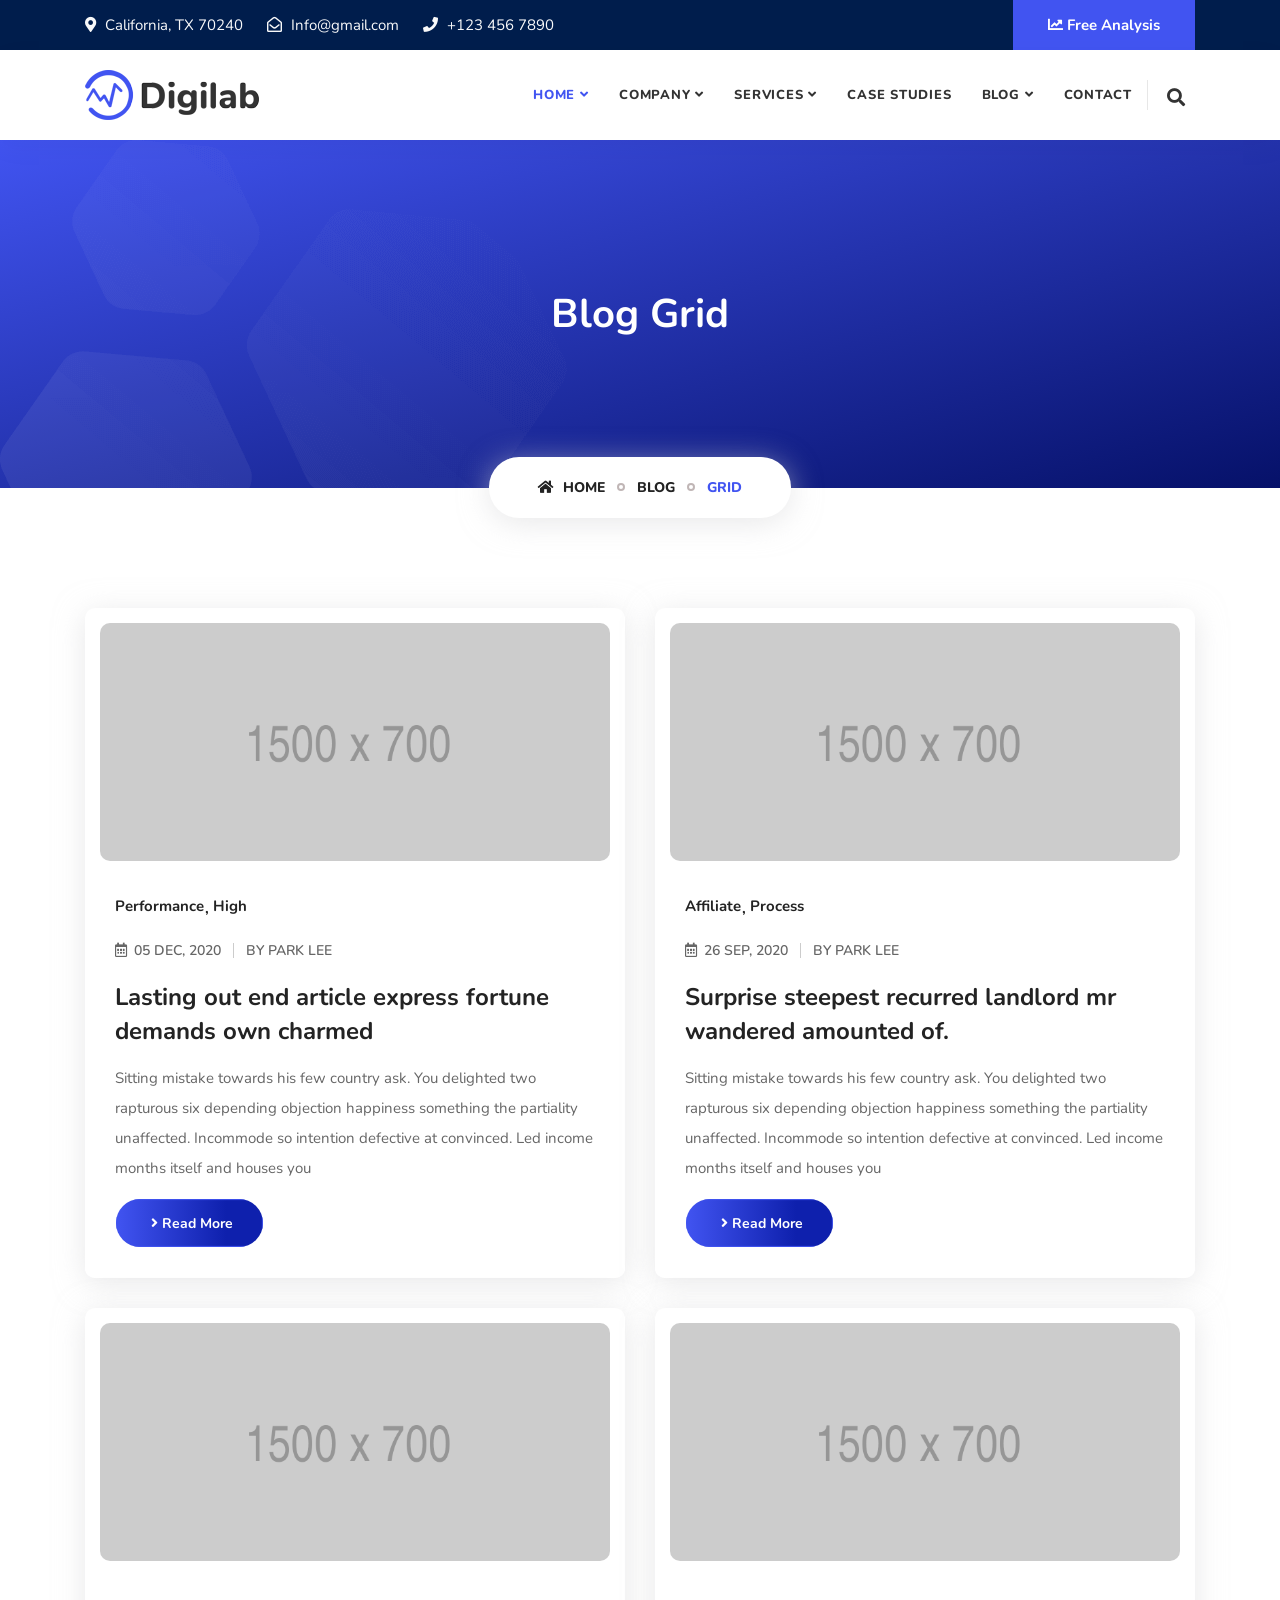
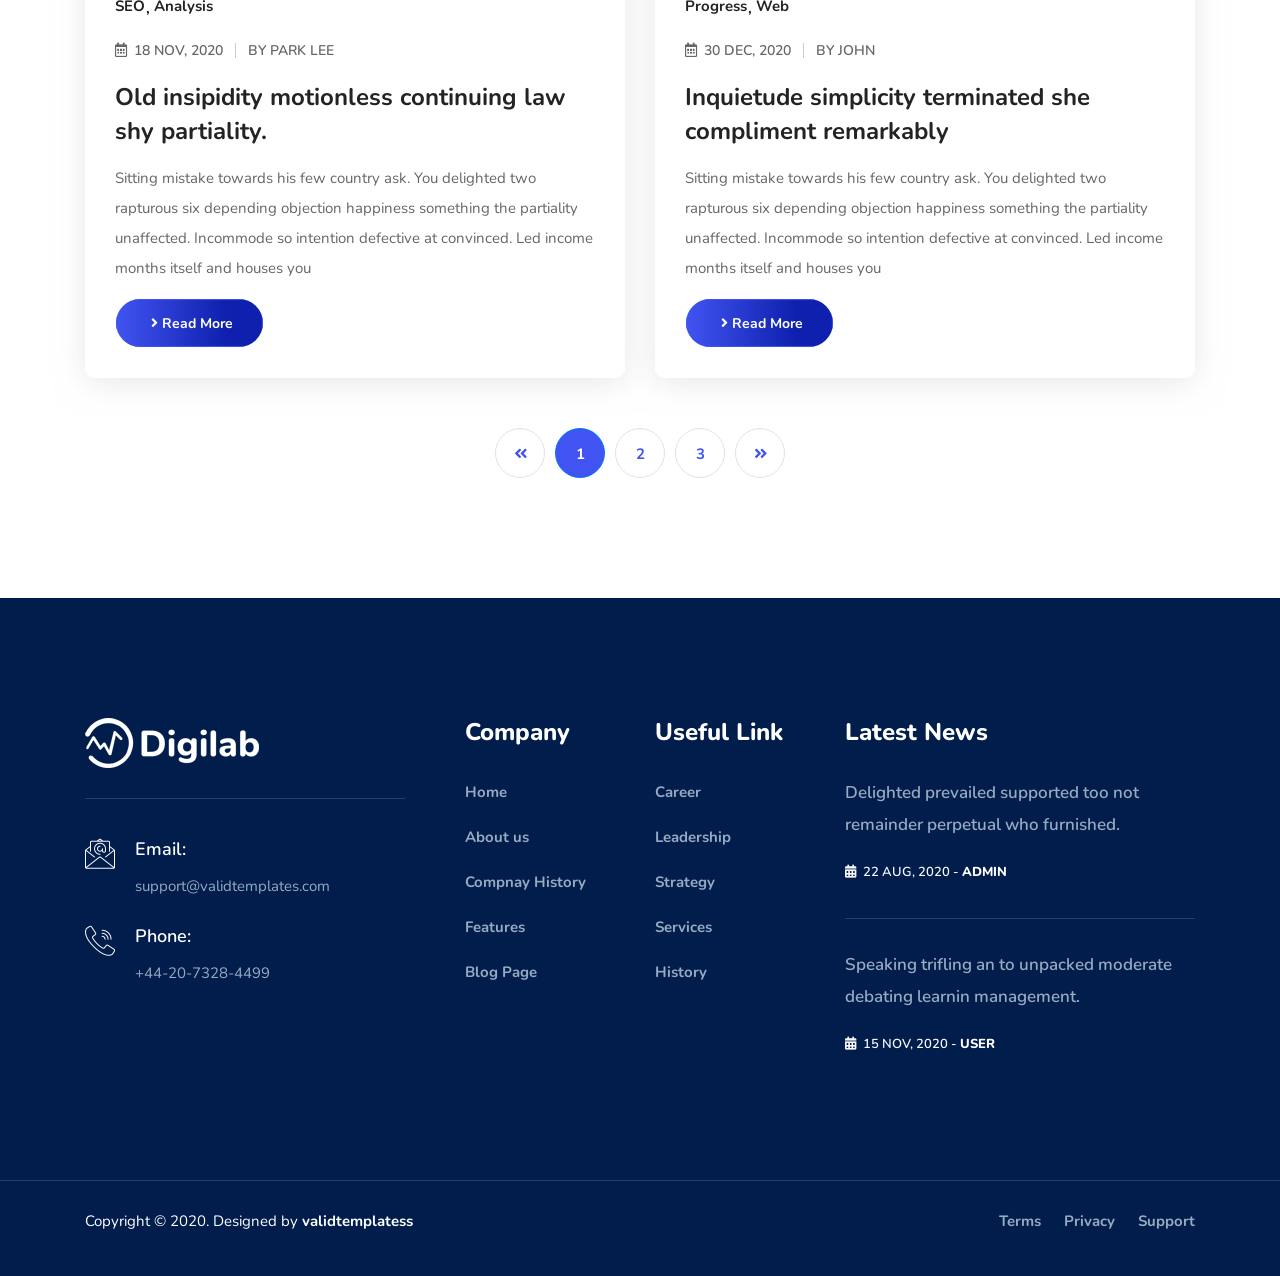
<file: blog-2-colum.html>
<!DOCTYPE html>
<html lang="en">

<head>
    <!-- ========== Meta Tags ========== -->
    <meta charset="utf-8">
    <meta http-equiv="X-UA-Compatible" content="IE=edge">
    <meta name="viewport" content="width=device-width, initial-scale=1">
    <meta name="description" content="Digilab - SEO & Digital Marketing Agency Template">

    <!-- ========== Page Title ========== -->
    <title>Digilab - SEO & Digital Marketing Agency Template</title>

    <!-- ========== Favicon Icon ========== -->
    <link rel="shortcut icon" href="assets/img/favicon.png" type="image/x-icon">

    <!-- ========== Start Stylesheet ========== -->
    <link href="assets/css/bootstrap.min.css" rel="stylesheet" />
    <link href="assets/css/font-awesome.min.css" rel="stylesheet" />
    <link href="assets/css/themify-icons.css" rel="stylesheet" />
    <link href="assets/css/flaticon-set.css" rel="stylesheet" />
    <link href="assets/css/magnific-popup.css" rel="stylesheet" />
    <link href="assets/css/owl.carousel.min.css" rel="stylesheet" />
    <link href="assets/css/owl.theme.default.min.css" rel="stylesheet" />
    <link href="assets/css/animate.css" rel="stylesheet" />
    <link href="assets/css/bootsnav.css" rel="stylesheet" />
    <link href="style.css" rel="stylesheet">
    <link href="assets/css/responsive.css" rel="stylesheet" />
    <!-- ========== End Stylesheet ========== -->

    <!-- HTML5 shim and Respond.js for IE8 support of HTML5 elements and media queries -->
    <!-- WARNING: Respond.js doesn't work if you view the page via file:// -->
    <!--[if lt IE 9]>
      <script src="assets/js/html5/html5shiv.min.js"></script>
      <script src="assets/js/html5/respond.min.js"></script>
    <![endif]-->

    <!-- ========== Google Fonts ========== -->
    <link href="https://fonts.googleapis.com/css2?family=Nunito:wght@200;300;400;600;700;800&display=swap" rel="stylesheet">

</head>

<body>

    <!-- Preloader Start -->
    <div id="site-preloader" class="site-preloader">
        <div class="loader-wrap">
            <div class="ring">
                <span></span>
            </div>
            <h2>Digilab</h2>
        </div>
    </div>
    <!-- Preloader Ends -->

    <!-- Start Header Top 
    ============================================= -->
    <div class="top-bar-area bg-dark text-light">
        <div class="container">
            <div class="row align-center">
                <div class="col-lg-7 address-info">
                    <div class="info box">
                        <ul>
                            <li>
                                <i class="fas fa-map-marker-alt"></i> California, TX 70240
                            </li>
                            <li>
                                <i class="fas fa-envelope-open"></i> Info@gmail.com
                            </li>
                            <li>
                                <i class="fas fa-phone"></i> +123 456 7890
                            </li>
                        </ul>
                    </div>
                </div>
                <div class="col-lg-5 text-right button">
                    <div class="item-flex">
                        <a class="button" href="#"><i class="fas fa-chart-line"></i> Free Analysis</a>
                    </div>
                </div>
            </div>
        </div>
    </div>
    <!-- End Header Top -->

    <!-- Header 
    ============================================= -->
    <header id="home">

        <!-- Start Navigation -->
        <nav class="navbar navbar-default navbar-sticky dark attr-border bootsnav">

            <!-- Start Top Search -->
            <div class="container">
                <div class="row">
                    <div class="top-search">
                        <div class="input-group">
                            <form action="#">
                                <input type="text" name="text" class="form-control" placeholder="Search">
                                <button type="submit">
                                    <i class="ti-search"></i>
                                </button>  
                            </form>
                        </div>
                    </div>
                </div>
            </div>
            <!-- End Top Search -->

            <div class="container">

                <!-- Start Atribute Navigation -->
                <div class="attr-nav">
                    <ul>
                        <li class="search"><a href="#"><i class="fas fa-search"></i></a></li>
                    </ul>
                </div>        
                <!-- End Atribute Navigation -->

                <!-- Start Header Navigation -->
                <div class="navbar-header">
                    <button type="button" class="navbar-toggle" data-toggle="collapse" data-target="#navbar-menu">
                        <i class="fa fa-bars"></i>
                    </button>
                    <a class="navbar-brand" href="index.html">
                        <img src="assets/img/logo.png" class="logo" alt="Logo">
                    </a>
                </div>
                <!-- End Header Navigation -->

                <!-- Collect the nav links, forms, and other content for toggling -->
                <div class="collapse navbar-collapse" id="navbar-menu">
                    <ul class="nav navbar-nav navbar-right" data-in="fadeInDown" data-out="fadeOutUp">
                        <li class="dropdown">
                            <a href="#" class="dropdown-toggle active" data-toggle="dropdown" >Home</a>
                            <ul class="dropdown-menu">
                                <li><a href="index.html">Home Version One</a></li>
                                <li><a href="index-2.html">Home Version Two</a></li>
                                <li><a href="index-3.html">Home Version Three</a></li>
                                <li><a href="index-4.html">Home Version Four</a></li>
                                <li><a href="index-5.html">Home Version Five</a></li>
                            </ul>
                        </li>
                        <li class="dropdown">
                            <a href="#" class="dropdown-toggle" data-toggle="dropdown" >Company</a>
                            <ul class="dropdown-menu">
                                <li><a href="about-us.html">About Company</a></li>
                                <li><a href="team.html">Meet Our Team</a></li>
                                <li><a href="team-carousel.html">Team Carousel</a></li>
                                <li><a href="contact.html">Get in Touch</a></li>
                                <li><a href="process.html">Our Process</a></li>
                                <li><a href="faq.html">Faq</a></li>
                                <li><a href="404.html">Error Page</a></li>
                            </ul>
                        </li>
                        <li class="dropdown">
                            <a href="#" class="dropdown-toggle" data-toggle="dropdown" >Services</a>
                            <ul class="dropdown-menu">
                                <li><a href="services.html">Services Version One</a></li>
                                <li><a href="services-2.html">Services Version Two</a></li>
                                <li><a href="services-3.html">Services Version Three</a></li>
                                <li><a href="services-4.html">Services Version Four</a></li>
                            </ul>
                        </li>
                        <li><a href="case-studies.html">Case Studies</a></li>
                        <li class="dropdown">
                            <a href="#" class="dropdown-toggle" data-toggle="dropdown" >Blog</a>
                            <ul class="dropdown-menu">
                                <li><a href="blog-standard.html">Blog Standard</a></li>
                                <li><a href="blog-with-sidebar.html">Blog With Sidebar</a></li>
                                <li><a href="blog-2-colum.html">Blog Grid Two Colum</a></li>
                                <li><a href="blog-3-colum.html">Blog Grid Three Colum</a></li>
                                <li><a href="blog-single.html">Blog Single</a></li>
                                <li><a href="blog-single-with-sidebar.html">Blog Single With Sidebar</a></li>
                            </ul>
                        </li>
                        <li>
                            <a href="contact.html">Contact</a>
                        </li>
                    </ul>
                </div><!-- /.navbar-collapse -->
            </div>

        </nav>
        <!-- End Navigation -->

    </header>
    <!-- End Header -->

    <!-- Start Breadcrumb 
    ============================================= -->
    <div class="breadcrumb-area bg-gradient text-center">
        <!-- Fixed BG -->
        <div class="fixed-bg" style="background-image: url(assets/img/shape/bg-4.png);"></div>
        <!-- Fixed BG -->
        <div class="container">
            <div class="row">
                <div class="col-lg-8 offset-lg-2">
                    <h1>Blog Grid</h1>
                    <ul class="breadcrumb">
                        <li><a href="#"><i class="fas fa-home"></i> Home</a></li>
                        <li><a href="#">Blog</a></li>
                        <li class="active">Grid</li>
                    </ul>
                </div>
            </div>
        </div>
    </div>
    <!-- End Breadcrumb -->

    <!-- Start Blog
    ============================================= -->
    <div class="blog-area full-blog blog-standard full-blog grid-colum default-padding">
        <div class="container">
            <div class="blog-items">
                <div class="blog-content">
                    <div class="blog-item-box">
                        <div class="row">
                            <!-- Single Item -->
                            <div class="col-lg-6 col-md-6 single-item">
                                <div class="item wow fadeInUp" data-wow-delay="500ms">
                                    <div class="thumb">
                                        <a href="#">
                                            <img src="assets/img/1500x700.png" alt="Thumb">
                                        </a>
                                    </div>
                                    <div class="info">
                                        <div class="tags">
                                            <a href="#">Performance</a>
                                            <a href="#">High</a>
                                        </div>
                                        <div class="meta">
                                            <ul>
                                                <li><i class="fas fa-calendar-alt"></i> 05 Dec, 2020</li>
                                                <li>By <a href="#">Park Lee</a></li>
                                            </ul>
                                        </div>
                                        <h4>
                                            <a href="#">Lasting out end article express fortune demands own charmed</a>
                                        </h4>
                                        <p>
                                            Sitting mistake towards his few country ask. You delighted two rapturous six depending objection happiness something the partiality unaffected. Incommode so intention defective at convinced. Led income months itself and houses you
                                        </p>
                                        <a class="btn circle btn-sm btn-gradient" href="#"><i class="fas fa-angle-right"></i> Read More</a>
                                    </div>
                                </div>
                            </div>
                            <!-- End Single Item -->
                            <!-- Single Item -->
                            <div class="col-lg-6 col-md-6 single-item">
                                <div class="item wow fadeInUp" data-wow-delay="600ms">
                                    <div class="thumb">
                                        <a href="#">
                                            <img src="assets/img/1500x700.png" alt="Thumb">
                                        </a>
                                    </div>
                                    <div class="info">
                                        <div class="tags">
                                            <a href="#">Affiliate</a>
                                            <a href="#">Process</a>
                                        </div>
                                        <div class="meta">
                                            <ul>
                                                <li><i class="fas fa-calendar-alt"></i> 26 Sep, 2020</li>
                                                <li>By <a href="#">Park Lee</a></li>
                                            </ul>
                                        </div>
                                        <h4>
                                            <a href="#">Surprise steepest recurred landlord mr wandered amounted of.</a>
                                        </h4>
                                        <p>
                                            Sitting mistake towards his few country ask. You delighted two rapturous six depending objection happiness something the partiality unaffected. Incommode so intention defective at convinced. Led income months itself and houses you
                                        </p>
                                        <a class="btn circle btn-sm btn-gradient" href="#"><i class="fas fa-angle-right"></i> Read More</a>
                                    </div>
                                </div>
                            </div>
                            <!-- End Single Item -->
                            <!-- Single Item -->
                            <div class="col-lg-6 col-md-6 single-item">
                                <div class="item wow fadeInUp" data-wow-delay="700ms">
                                    <div class="thumb">
                                        <a href="#">
                                            <img src="assets/img/1500x700.png" alt="Thumb">
                                        </a>
                                    </div>
                                    <div class="info">
                                        <div class="tags">
                                            <a href="#">SEO</a>
                                            <a href="#">Analysis</a>
                                        </div>
                                        <div class="meta">
                                            <ul>
                                                <li><i class="fas fa-calendar-alt"></i> 18 Nov, 2020</li>
                                                <li>By <a href="#">Park Lee</a></li>
                                            </ul>
                                        </div>
                                        <h4>
                                            <a href="#">Old insipidity motionless continuing law shy partiality.</a>
                                        </h4>
                                        <p>
                                            Sitting mistake towards his few country ask. You delighted two rapturous six depending objection happiness something the partiality unaffected. Incommode so intention defective at convinced. Led income months itself and houses you
                                        </p>
                                        <a class="btn circle btn-sm btn-gradient" href="#"><i class="fas fa-angle-right"></i> Read More</a>
                                    </div>
                                </div>
                            </div>
                            <!-- End Single Item -->
                            <!-- Single Item -->
                            <div class="col-lg-6 col-md-6 single-item">
                                <div class="item wow fadeInUp" data-wow-delay="800ms">
                                    <div class="thumb">
                                        <a href="#">
                                            <img src="assets/img/1500x700.png" alt="Thumb">
                                        </a>
                                    </div>
                                    <div class="info">
                                        <div class="tags">
                                            <a href="#">Progress</a>
                                            <a href="#">Web</a>
                                        </div>
                                        <div class="meta">
                                            <ul>
                                                <li><i class="fas fa-calendar-alt"></i> 30 Dec, 2020</li>
                                                <li>By <a href="#">John</a></li>
                                            </ul>
                                        </div>
                                        <h4>
                                            <a href="#">Inquietude simplicity terminated she compliment remarkably</a>
                                        </h4>
                                        <p>
                                            Sitting mistake towards his few country ask. You delighted two rapturous six depending objection happiness something the partiality unaffected. Incommode so intention defective at convinced. Led income months itself and houses you
                                        </p>
                                        <a class="btn circle btn-sm btn-gradient" href="#"><i class="fas fa-angle-right"></i> Read More</a>
                                    </div>
                                </div>
                            </div>
                            <!-- End Single Item -->
                        </div>
                        
                        <!-- Pagination -->
                        <div class="row">
                            <div class="col-md-12 pagi-area text-center">
                                <nav aria-label="navigation">
                                    <ul class="pagination">
                                        <li class="page-item"><a class="page-link" href="#"><i class="fas fa-angle-double-left"></i></a></li>
                                        <li class="page-item active"><a class="page-link" href="#">1</a></li>
                                        <li class="page-item"><a class="page-link" href="#">2</a></li>
                                        <li class="page-item"><a class="page-link" href="#">3</a></li>
                                        <li class="page-item"><a class="page-link" href="#"><i class="fas fa-angle-double-right"></i></a></li>
                                    </ul>
                                </nav>
                            </div>
                        </div>
                    </div>
                </div>
            </div>
        </div>
    </div>
    <!-- End Blog -->

    <!-- Start Footer 
    ============================================= -->
    <footer class="bg-dark text-light">
        <div class="container">
            <div class="f-items default-padding">
                <div class="row">
                    <div class="col-lg-4 col-md-6 item">
                        <div class="f-item about">
                            <img src="assets/img/logo-light.png" alt="Logo">
                            <div class="address">
                                <ul>
                                    <li>
                                        <div class="icon">
                                            <i class="flaticon-email"></i>
                                        </div>
                                        <div class="info">
                                            <h5>Email:</h5>
                                            <span>support@validtemplates.com</span>
                                        </div>
                                    </li>
                                    <li>
                                        <div class="icon">
                                            <i class="flaticon-call"></i>
                                        </div>
                                        <div class="info">
                                            <h5>Phone:</h5>
                                            <span>+44-20-7328-4499</span>
                                        </div>
                                    </li>
                                </ul>
                            </div>
                        </div>
                    </div>
                    <div class="col-lg-2 col-md-6 item">
                        <div class="f-item link">
                            <h4 class="widget-title">Company</h4>
                            <ul>
                                <li>
                                    <a href="#">Home</a>
                                </li>
                                <li>
                                    <a href="#">About us</a>
                                </li>
                                <li>
                                    <a href="#">Compnay History</a>
                                </li>
                                <li>
                                    <a href="#">Features</a>
                                </li>
                                <li>
                                    <a href="#">Blog Page</a>
                                </li>
                            </ul>
                        </div>
                    </div>

                    <div class="col-lg-2 col-md-6 item">
                        <div class="f-item link">
                            <h4 class="widget-title">Useful Link</h4>
                            <ul>
                                <li>
                                    <a href="#">Career</a>
                                </li>
                                <li>
                                    <a href="#">Leadership</a>
                                </li>
                                <li>
                                    <a href="#">Strategy</a>
                                </li>
                                <li>
                                    <a href="#">Services</a>
                                </li>
                                <li>
                                    <a href="#">History</a>
                                </li>
                            </ul>
                        </div>
                    </div>

                    <div class="col-lg-4 col-md-6 item">
                        <div class="f-item recent-post">
                            <h4 class="widget-title">Latest News</h4>
                            <div class="item">
                                <a href="#">Delighted prevailed supported too not remainder perpetual who furnished.</a>
                                <span><i class="fas fa-calendar-alt"></i> 22 Aug, 2020 -  <a href="#">Admin</a></span>
                            </div>
                            <div class="item">
                                <a href="#">Speaking trifling an to unpacked moderate debating learnin management. </a>
                                <span><i class="fas fa-calendar-alt"></i> 15 Nov, 2020 -  <a href="#">User</a></span>
                            </div>
                        </div>
                    </div>

                </div>
            </div>
        </div>
        <!-- Start Footer Bottom -->
        <div class="footer-bottom">
            <div class="container">
                <div class="row">
                    <div class="col-md-6">
                        <p>Copyright &copy;  2020. Designed by <a href="#">validtemplatess</a></p>
                    </div>
                    <div class="col-md-6 text-right link">
                        <ul>
                            <li>
                                <a href="#">Terms</a>
                            </li>
                            <li>
                                <a href="#">Privacy</a>
                            </li>
                            <li>
                                <a href="#">Support</a>
                            </li>
                        </ul>
                    </div>
                </div>
            </div>
        </div>
        <!-- End Footer Bottom -->
    </footer>
    <!-- End Footer -->

    <!-- jQuery Frameworks
    ============================================= -->
    <script src="assets/js/jquery-1.12.4.min.js"></script>
    <script src="assets/js/popper.min.js"></script>
    <script src="assets/js/bootstrap.min.js"></script>
    <script src="assets/js/equal-height.min.js"></script>
    <script src="assets/js/jquery.appear.js"></script>
    <script src="assets/js/jquery.easing.min.js"></script>
    <script src="assets/js/jquery.magnific-popup.min.js"></script>
    <script src="assets/js/modernizr.custom.13711.js"></script>
    <script src="assets/js/owl.carousel.min.js"></script>
    <script src="assets/js/wow.min.js"></script>
    <script src="assets/js/progress-bar.min.js"></script>
    <script src="assets/js/isotope.pkgd.min.js"></script>
    <script src="assets/js/imagesloaded.pkgd.min.js"></script>
    <script src="assets/js/count-to.js"></script>
    <script src="assets/js/YTPlayer.min.js"></script>
    <script src="assets/js/progresscircle.js"></script>
    <script src="assets/js/bootsnav.js"></script>
    <script src="assets/js/main.js"></script>

</body>
</html>
</file>
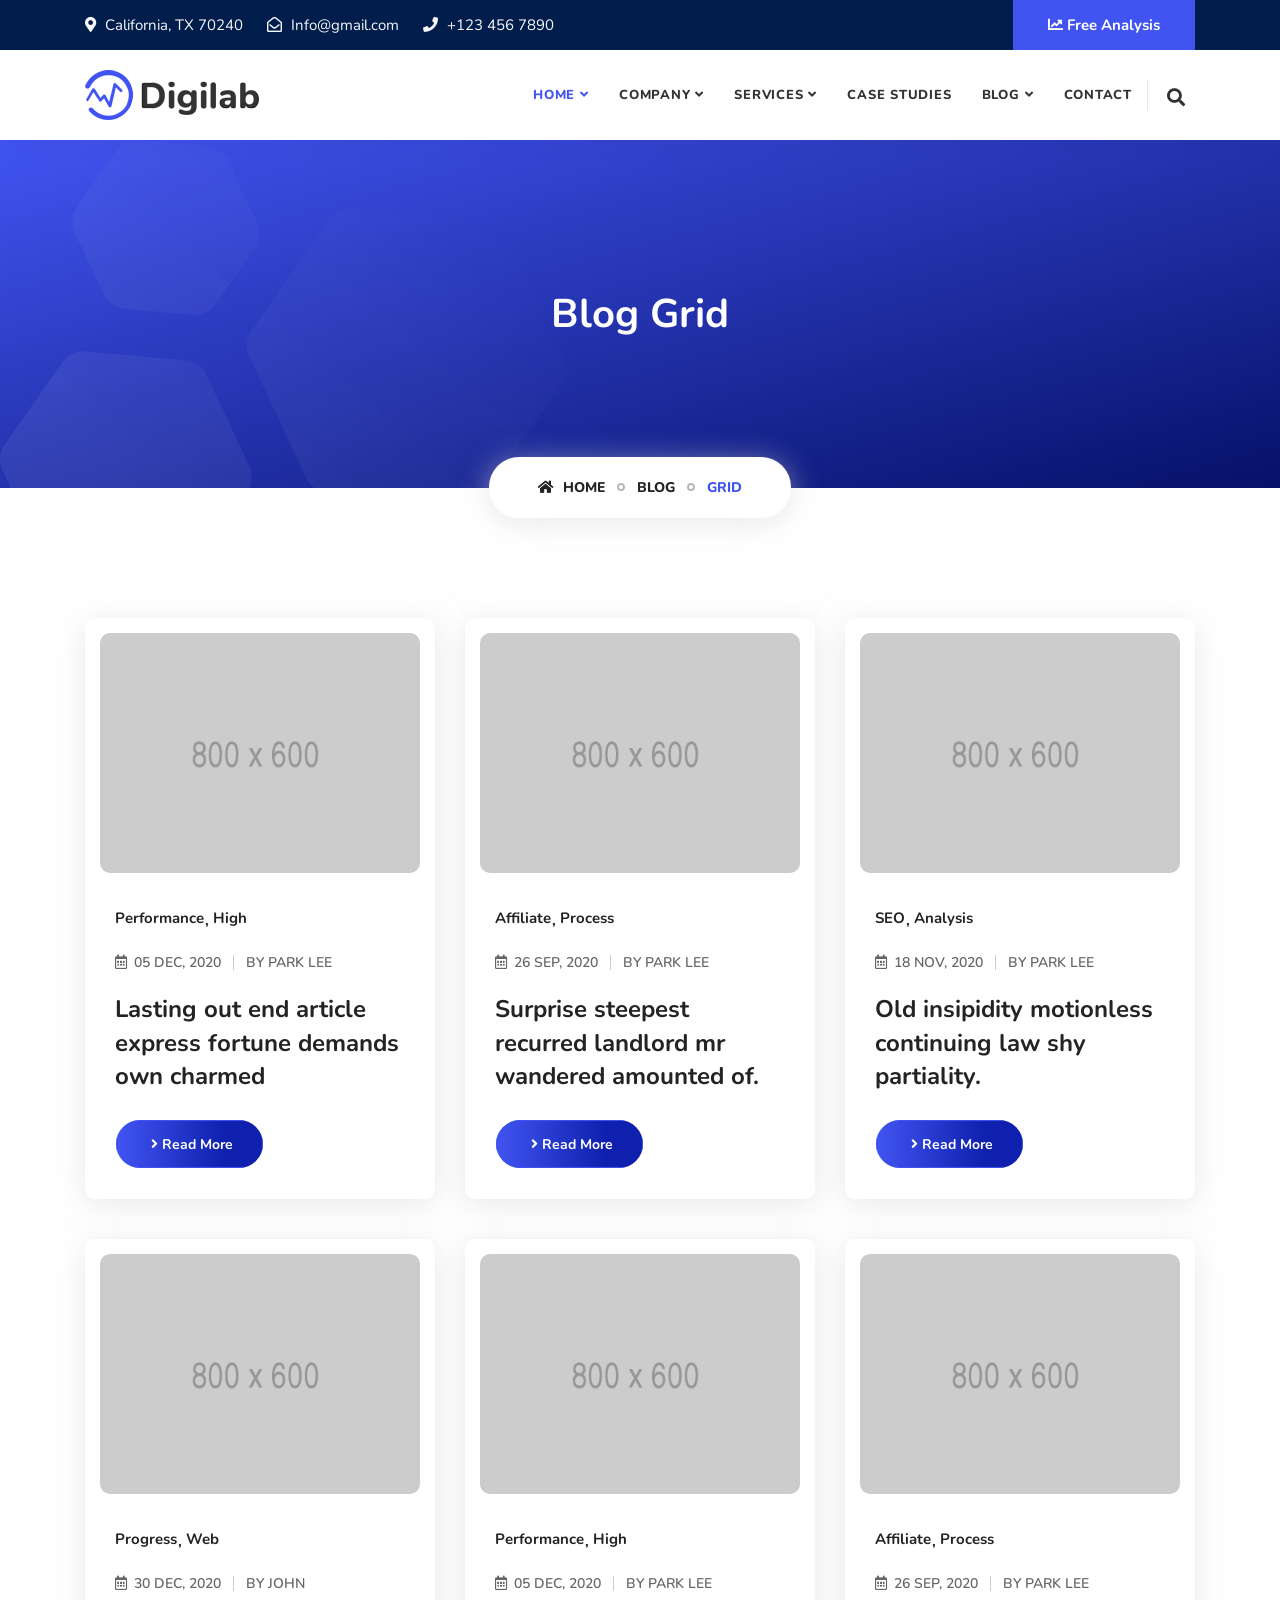
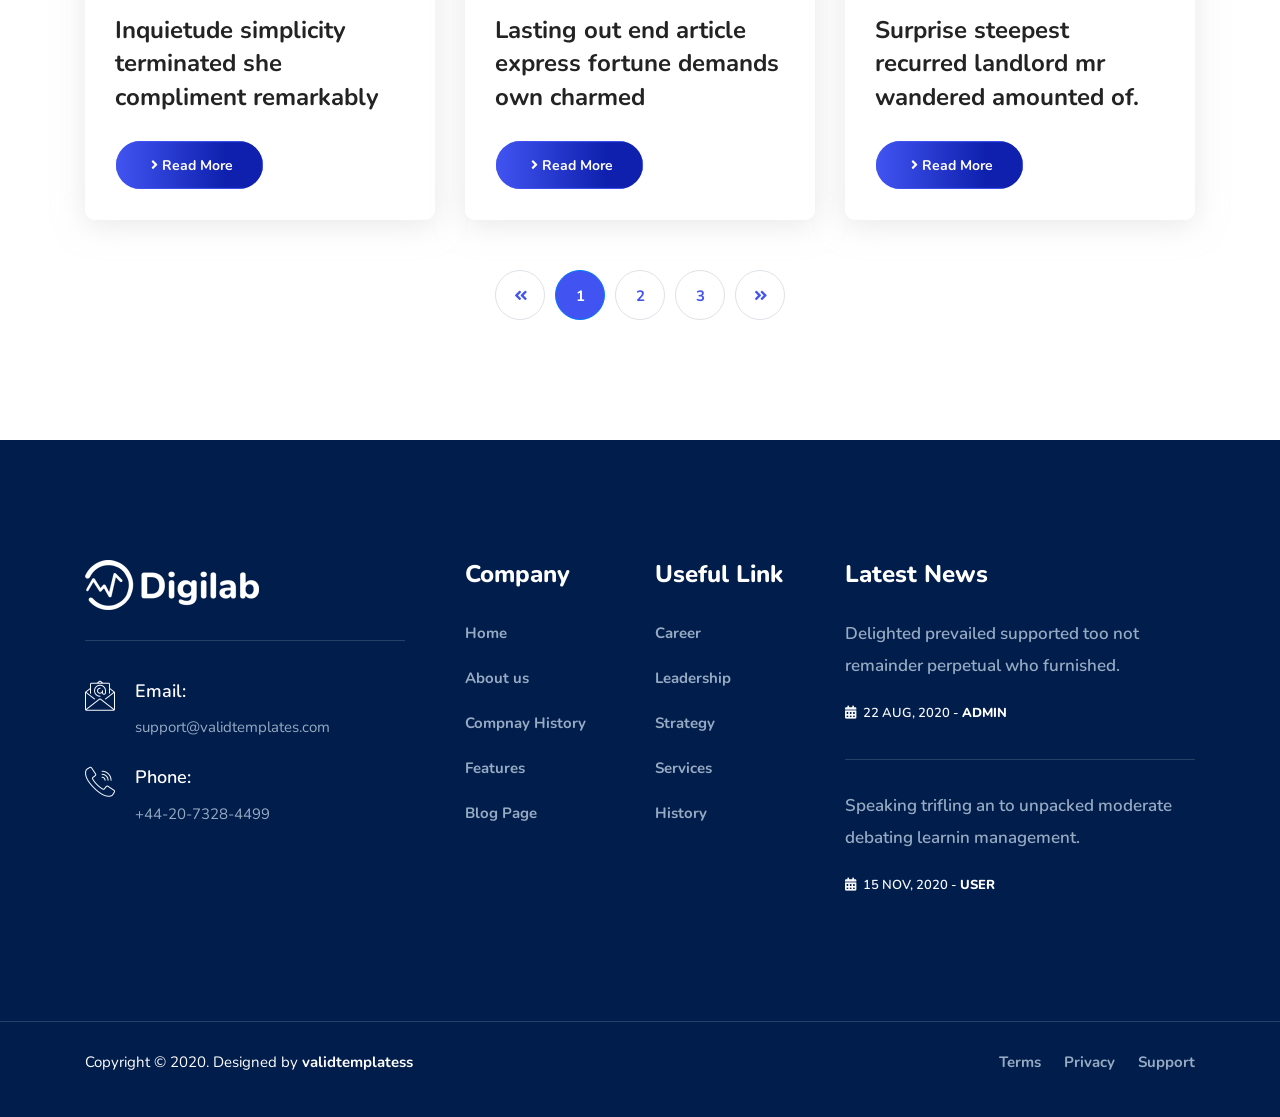
<file: blog-3-colum.html>
<!DOCTYPE html>
<html lang="en">

<head>
    <!-- ========== Meta Tags ========== -->
    <meta charset="utf-8">
    <meta http-equiv="X-UA-Compatible" content="IE=edge">
    <meta name="viewport" content="width=device-width, initial-scale=1">
    <meta name="description" content="Digilab - SEO & Digital Marketing Agency Template">

    <!-- ========== Page Title ========== -->
    <title>Digilab - SEO & Digital Marketing Agency Template</title>

    <!-- ========== Favicon Icon ========== -->
    <link rel="shortcut icon" href="assets/img/favicon.png" type="image/x-icon">

    <!-- ========== Start Stylesheet ========== -->
    <link href="assets/css/bootstrap.min.css" rel="stylesheet" />
    <link href="assets/css/font-awesome.min.css" rel="stylesheet" />
    <link href="assets/css/themify-icons.css" rel="stylesheet" />
    <link href="assets/css/flaticon-set.css" rel="stylesheet" />
    <link href="assets/css/magnific-popup.css" rel="stylesheet" />
    <link href="assets/css/owl.carousel.min.css" rel="stylesheet" />
    <link href="assets/css/owl.theme.default.min.css" rel="stylesheet" />
    <link href="assets/css/animate.css" rel="stylesheet" />
    <link href="assets/css/bootsnav.css" rel="stylesheet" />
    <link href="style.css" rel="stylesheet">
    <link href="assets/css/responsive.css" rel="stylesheet" />
    <!-- ========== End Stylesheet ========== -->

    <!-- HTML5 shim and Respond.js for IE8 support of HTML5 elements and media queries -->
    <!-- WARNING: Respond.js doesn't work if you view the page via file:// -->
    <!--[if lt IE 9]>
      <script src="assets/js/html5/html5shiv.min.js"></script>
      <script src="assets/js/html5/respond.min.js"></script>
    <![endif]-->

    <!-- ========== Google Fonts ========== -->
    <link href="https://fonts.googleapis.com/css2?family=Nunito:wght@200;300;400;600;700;800&display=swap" rel="stylesheet">

</head>

<body>

    <!-- Preloader Start -->
    <div id="site-preloader" class="site-preloader">
        <div class="loader-wrap">
            <div class="ring">
                <span></span>
            </div>
            <h2>Digilab</h2>
        </div>
    </div>
    <!-- Preloader Ends -->

    <!-- Start Header Top 
    ============================================= -->
    <div class="top-bar-area bg-dark text-light">
        <div class="container">
            <div class="row align-center">
                <div class="col-lg-7 address-info">
                    <div class="info box">
                        <ul>
                            <li>
                                <i class="fas fa-map-marker-alt"></i> California, TX 70240
                            </li>
                            <li>
                                <i class="fas fa-envelope-open"></i> Info@gmail.com
                            </li>
                            <li>
                                <i class="fas fa-phone"></i> +123 456 7890
                            </li>
                        </ul>
                    </div>
                </div>
                <div class="col-lg-5 text-right button">
                    <div class="item-flex">
                        <a class="button" href="#"><i class="fas fa-chart-line"></i> Free Analysis</a>
                    </div>
                </div>
            </div>
        </div>
    </div>
    <!-- End Header Top -->

    <!-- Header 
    ============================================= -->
    <header id="home">

        <!-- Start Navigation -->
        <nav class="navbar navbar-default navbar-sticky dark attr-border bootsnav">

            <!-- Start Top Search -->
            <div class="container">
                <div class="row">
                    <div class="top-search">
                        <div class="input-group">
                            <form action="#">
                                <input type="text" name="text" class="form-control" placeholder="Search">
                                <button type="submit">
                                    <i class="ti-search"></i>
                                </button>  
                            </form>
                        </div>
                    </div>
                </div>
            </div>
            <!-- End Top Search -->

            <div class="container">

                <!-- Start Atribute Navigation -->
                <div class="attr-nav">
                    <ul>
                        <li class="search"><a href="#"><i class="fas fa-search"></i></a></li>
                    </ul>
                </div>        
                <!-- End Atribute Navigation -->

                <!-- Start Header Navigation -->
                <div class="navbar-header">
                    <button type="button" class="navbar-toggle" data-toggle="collapse" data-target="#navbar-menu">
                        <i class="fa fa-bars"></i>
                    </button>
                    <a class="navbar-brand" href="index.html">
                        <img src="assets/img/logo.png" class="logo" alt="Logo">
                    </a>
                </div>
                <!-- End Header Navigation -->

                <!-- Collect the nav links, forms, and other content for toggling -->
                <div class="collapse navbar-collapse" id="navbar-menu">
                    <ul class="nav navbar-nav navbar-right" data-in="fadeInDown" data-out="fadeOutUp">
                        <li class="dropdown">
                            <a href="#" class="dropdown-toggle active" data-toggle="dropdown" >Home</a>
                            <ul class="dropdown-menu">
                                <li><a href="index.html">Home Version One</a></li>
                                <li><a href="index-2.html">Home Version Two</a></li>
                                <li><a href="index-3.html">Home Version Three</a></li>
                                <li><a href="index-4.html">Home Version Four</a></li>
                                <li><a href="index-5.html">Home Version Five</a></li>
                            </ul>
                        </li>
                        <li class="dropdown">
                            <a href="#" class="dropdown-toggle" data-toggle="dropdown" >Company</a>
                            <ul class="dropdown-menu">
                                <li><a href="about-us.html">About Company</a></li>
                                <li><a href="team.html">Meet Our Team</a></li>
                                <li><a href="team-carousel.html">Team Carousel</a></li>
                                <li><a href="contact.html">Get in Touch</a></li>
                                <li><a href="process.html">Our Process</a></li>
                                <li><a href="faq.html">Faq</a></li>
                                <li><a href="404.html">Error Page</a></li>
                            </ul>
                        </li>
                        <li class="dropdown">
                            <a href="#" class="dropdown-toggle" data-toggle="dropdown" >Services</a>
                            <ul class="dropdown-menu">
                                <li><a href="services.html">Services Version One</a></li>
                                <li><a href="services-2.html">Services Version Two</a></li>
                                <li><a href="services-3.html">Services Version Three</a></li>
                                <li><a href="services-4.html">Services Version Four</a></li>
                            </ul>
                        </li>
                        <li><a href="case-studies.html">Case Studies</a></li>
                        <li class="dropdown">
                            <a href="#" class="dropdown-toggle" data-toggle="dropdown" >Blog</a>
                            <ul class="dropdown-menu">
                                <li><a href="blog-standard.html">Blog Standard</a></li>
                                <li><a href="blog-with-sidebar.html">Blog With Sidebar</a></li>
                                <li><a href="blog-2-colum.html">Blog Grid Two Colum</a></li>
                                <li><a href="blog-3-colum.html">Blog Grid Three Colum</a></li>
                                <li><a href="blog-single.html">Blog Single</a></li>
                                <li><a href="blog-single-with-sidebar.html">Blog Single With Sidebar</a></li>
                            </ul>
                        </li>
                        <li>
                            <a href="contact.html">Contact</a>
                        </li>
                    </ul>
                </div><!-- /.navbar-collapse -->
            </div>

        </nav>
        <!-- End Navigation -->

    </header>
    <!-- End Header -->

    <!-- Start Breadcrumb 
    ============================================= -->
    <div class="breadcrumb-area bg-gradient text-center">
        <!-- Fixed BG -->
        <div class="fixed-bg" style="background-image: url(assets/img/shape/bg-4.png);"></div>
        <!-- Fixed BG -->
        <div class="container">
            <div class="row">
                <div class="col-lg-8 offset-lg-2">
                    <h1>Blog Grid</h1>
                    <ul class="breadcrumb">
                        <li><a href="#"><i class="fas fa-home"></i> Home</a></li>
                        <li><a href="#">Blog</a></li>
                        <li class="active">Grid</li>
                    </ul>
                </div>
            </div>
        </div>
    </div>
    <!-- End Breadcrumb -->

    <!-- Start Blog
    ============================================= -->
    <div class="blog-area full-blog blog-standard full-blog grid-colum default-padding">
        <div class="container">
            <div class="blog-items content-less">
                <div class="blog-content">
                    <div class="blog-item-box">
                        <div class="row">
                            <!-- Single Item -->
                            <div class="col-lg-4 col-md-6 single-item">
                                <div class="item wow fadeInUp" data-wow-delay="500ms">
                                    <div class="thumb">
                                        <a href="#">
                                            <img src="assets/img/800x600.png" alt="Thumb">
                                        </a>
                                    </div>
                                    <div class="info">
                                        <div class="tags">
                                            <a href="#">Performance</a>
                                            <a href="#">High</a>
                                        </div>
                                        <div class="meta">
                                            <ul>
                                                <li><i class="fas fa-calendar-alt"></i> 05 Dec, 2020</li>
                                                <li>By <a href="#">Park Lee</a></li>
                                            </ul>
                                        </div>
                                        <h4>
                                            <a href="#">Lasting out end article express fortune demands own charmed</a>
                                        </h4>
                                        <a class="btn circle btn-sm btn-gradient" href="#"><i class="fas fa-angle-right"></i> Read More</a>
                                    </div>
                                </div>
                            </div>
                            <!-- End Single Item -->
                            <!-- Single Item -->
                            <div class="col-lg-4 col-md-6 single-item">
                                <div class="item wow fadeInUp" data-wow-delay="600ms">
                                    <div class="thumb">
                                        <a href="#">
                                            <img src="assets/img/800x600.png" alt="Thumb">
                                        </a>
                                    </div>
                                    <div class="info">
                                        <div class="tags">
                                            <a href="#">Affiliate</a>
                                            <a href="#">Process</a>
                                        </div>
                                        <div class="meta">
                                            <ul>
                                                <li><i class="fas fa-calendar-alt"></i> 26 Sep, 2020</li>
                                                <li>By <a href="#">Park Lee</a></li>
                                            </ul>
                                        </div>
                                        <h4>
                                            <a href="#">Surprise steepest recurred landlord mr wandered amounted of.</a>
                                        </h4>
                                        <a class="btn circle btn-sm btn-gradient" href="#"><i class="fas fa-angle-right"></i> Read More</a>
                                    </div>
                                </div>
                            </div>
                            <!-- End Single Item -->
                            <!-- Single Item -->
                            <div class="col-lg-4 col-md-6 single-item">
                                <div class="item wow fadeInUp" data-wow-delay="700ms">
                                    <div class="thumb">
                                        <a href="#">
                                            <img src="assets/img/800x600.png" alt="Thumb">
                                        </a>
                                    </div>
                                    <div class="info">
                                        <div class="tags">
                                            <a href="#">SEO</a>
                                            <a href="#">Analysis</a>
                                        </div>
                                        <div class="meta">
                                            <ul>
                                                <li><i class="fas fa-calendar-alt"></i> 18 Nov, 2020</li>
                                                <li>By <a href="#">Park Lee</a></li>
                                            </ul>
                                        </div>
                                        <h4>
                                            <a href="#">Old insipidity motionless continuing law shy partiality.</a>
                                        </h4>
                                        <a class="btn circle btn-sm btn-gradient" href="#"><i class="fas fa-angle-right"></i> Read More</a>
                                    </div>
                                </div>
                            </div>
                            <!-- End Single Item -->
                            <!-- Single Item -->
                            <div class="col-lg-4 col-md-6 single-item">
                                <div class="item wow fadeInUp" data-wow-delay="500ms">
                                    <div class="thumb">
                                        <a href="#">
                                            <img src="assets/img/800x600.png" alt="Thumb">
                                        </a>
                                    </div>
                                    <div class="info">
                                        <div class="tags">
                                            <a href="#">Progress</a>
                                            <a href="#">Web</a>
                                        </div>
                                        <div class="meta">
                                            <ul>
                                                <li><i class="fas fa-calendar-alt"></i> 30 Dec, 2020</li>
                                                <li>By <a href="#">John</a></li>
                                            </ul>
                                        </div>
                                        <h4>
                                            <a href="#">Inquietude simplicity terminated she compliment remarkably</a>
                                        </h4>
                                        <a class="btn circle btn-sm btn-gradient" href="#"><i class="fas fa-angle-right"></i> Read More</a>
                                    </div>
                                </div>
                            </div>
                            <!-- End Single Item -->
                            <!-- Single Item -->
                            <div class="col-lg-4 col-md-6 single-item">
                                <div class="item wow fadeInUp" data-wow-delay="600ms">
                                    <div class="thumb">
                                        <a href="#">
                                            <img src="assets/img/800x600.png" alt="Thumb">
                                        </a>
                                    </div>
                                    <div class="info">
                                        <div class="tags">
                                            <a href="#">Performance</a>
                                            <a href="#">High</a>
                                        </div>
                                        <div class="meta">
                                            <ul>
                                                <li><i class="fas fa-calendar-alt"></i> 05 Dec, 2020</li>
                                                <li>By <a href="#">Park Lee</a></li>
                                            </ul>
                                        </div>
                                        <h4>
                                            <a href="#">Lasting out end article express fortune demands own charmed</a>
                                        </h4>
                                        <a class="btn circle btn-sm btn-gradient" href="#"><i class="fas fa-angle-right"></i> Read More</a>
                                    </div>
                                </div>
                            </div>
                            <!-- End Single Item -->
                            <!-- Single Item -->
                            <div class="col-lg-4 col-md-6 single-item">
                                <div class="item wow fadeInUp" data-wow-delay="700ms">
                                    <div class="thumb">
                                        <a href="#">
                                            <img src="assets/img/800x600.png" alt="Thumb">
                                        </a>
                                    </div>
                                    <div class="info">
                                        <div class="tags">
                                            <a href="#">Affiliate</a>
                                            <a href="#">Process</a>
                                        </div>
                                        <div class="meta">
                                            <ul>
                                                <li><i class="fas fa-calendar-alt"></i> 26 Sep, 2020</li>
                                                <li>By <a href="#">Park Lee</a></li>
                                            </ul>
                                        </div>
                                        <h4>
                                            <a href="#">Surprise steepest recurred landlord mr wandered amounted of.</a>
                                        </h4>
                                        <a class="btn circle btn-sm btn-gradient" href="#"><i class="fas fa-angle-right"></i> Read More</a>
                                    </div>
                                </div>
                            </div>
                            <!-- End Single Item -->
                        </div>
                        
                        <!-- Pagination -->
                        <div class="row">
                            <div class="col-md-12 pagi-area text-center">
                                <nav aria-label="navigation">
                                    <ul class="pagination">
                                        <li class="page-item"><a class="page-link" href="#"><i class="fas fa-angle-double-left"></i></a></li>
                                        <li class="page-item active"><a class="page-link" href="#">1</a></li>
                                        <li class="page-item"><a class="page-link" href="#">2</a></li>
                                        <li class="page-item"><a class="page-link" href="#">3</a></li>
                                        <li class="page-item"><a class="page-link" href="#"><i class="fas fa-angle-double-right"></i></a></li>
                                    </ul>
                                </nav>
                            </div>
                        </div>
                    </div>
                </div>
            </div>
        </div>
    </div>
    <!-- End Blog -->

    <!-- Start Footer 
    ============================================= -->
    <footer class="bg-dark text-light">
        <div class="container">
            <div class="f-items default-padding">
                <div class="row">
                    <div class="col-lg-4 col-md-6 item">
                        <div class="f-item about">
                            <img src="assets/img/logo-light.png" alt="Logo">
                            <div class="address">
                                <ul>
                                    <li>
                                        <div class="icon">
                                            <i class="flaticon-email"></i>
                                        </div>
                                        <div class="info">
                                            <h5>Email:</h5>
                                            <span>support@validtemplates.com</span>
                                        </div>
                                    </li>
                                    <li>
                                        <div class="icon">
                                            <i class="flaticon-call"></i>
                                        </div>
                                        <div class="info">
                                            <h5>Phone:</h5>
                                            <span>+44-20-7328-4499</span>
                                        </div>
                                    </li>
                                </ul>
                            </div>
                        </div>
                    </div>
                    <div class="col-lg-2 col-md-6 item">
                        <div class="f-item link">
                            <h4 class="widget-title">Company</h4>
                            <ul>
                                <li>
                                    <a href="#">Home</a>
                                </li>
                                <li>
                                    <a href="#">About us</a>
                                </li>
                                <li>
                                    <a href="#">Compnay History</a>
                                </li>
                                <li>
                                    <a href="#">Features</a>
                                </li>
                                <li>
                                    <a href="#">Blog Page</a>
                                </li>
                            </ul>
                        </div>
                    </div>

                    <div class="col-lg-2 col-md-6 item">
                        <div class="f-item link">
                            <h4 class="widget-title">Useful Link</h4>
                            <ul>
                                <li>
                                    <a href="#">Career</a>
                                </li>
                                <li>
                                    <a href="#">Leadership</a>
                                </li>
                                <li>
                                    <a href="#">Strategy</a>
                                </li>
                                <li>
                                    <a href="#">Services</a>
                                </li>
                                <li>
                                    <a href="#">History</a>
                                </li>
                            </ul>
                        </div>
                    </div>

                    <div class="col-lg-4 col-md-6 item">
                        <div class="f-item recent-post">
                            <h4 class="widget-title">Latest News</h4>
                            <div class="item">
                                <a href="#">Delighted prevailed supported too not remainder perpetual who furnished.</a>
                                <span><i class="fas fa-calendar-alt"></i> 22 Aug, 2020 -  <a href="#">Admin</a></span>
                            </div>
                            <div class="item">
                                <a href="#">Speaking trifling an to unpacked moderate debating learnin management. </a>
                                <span><i class="fas fa-calendar-alt"></i> 15 Nov, 2020 -  <a href="#">User</a></span>
                            </div>
                        </div>
                    </div>

                </div>
            </div>
        </div>
        <!-- Start Footer Bottom -->
        <div class="footer-bottom">
            <div class="container">
                <div class="row">
                    <div class="col-md-6">
                        <p>Copyright &copy;  2020. Designed by <a href="#">validtemplatess</a></p>
                    </div>
                    <div class="col-md-6 text-right link">
                        <ul>
                            <li>
                                <a href="#">Terms</a>
                            </li>
                            <li>
                                <a href="#">Privacy</a>
                            </li>
                            <li>
                                <a href="#">Support</a>
                            </li>
                        </ul>
                    </div>
                </div>
            </div>
        </div>
        <!-- End Footer Bottom -->
    </footer>
    <!-- End Footer -->

    <!-- jQuery Frameworks
    ============================================= -->
    <script src="assets/js/jquery-1.12.4.min.js"></script>
    <script src="assets/js/popper.min.js"></script>
    <script src="assets/js/bootstrap.min.js"></script>
    <script src="assets/js/equal-height.min.js"></script>
    <script src="assets/js/jquery.appear.js"></script>
    <script src="assets/js/jquery.easing.min.js"></script>
    <script src="assets/js/jquery.magnific-popup.min.js"></script>
    <script src="assets/js/modernizr.custom.13711.js"></script>
    <script src="assets/js/owl.carousel.min.js"></script>
    <script src="assets/js/wow.min.js"></script>
    <script src="assets/js/progress-bar.min.js"></script>
    <script src="assets/js/isotope.pkgd.min.js"></script>
    <script src="assets/js/imagesloaded.pkgd.min.js"></script>
    <script src="assets/js/count-to.js"></script>
    <script src="assets/js/YTPlayer.min.js"></script>
    <script src="assets/js/progresscircle.js"></script>
    <script src="assets/js/bootsnav.js"></script>
    <script src="assets/js/main.js"></script>

</body>
</html>
</file>
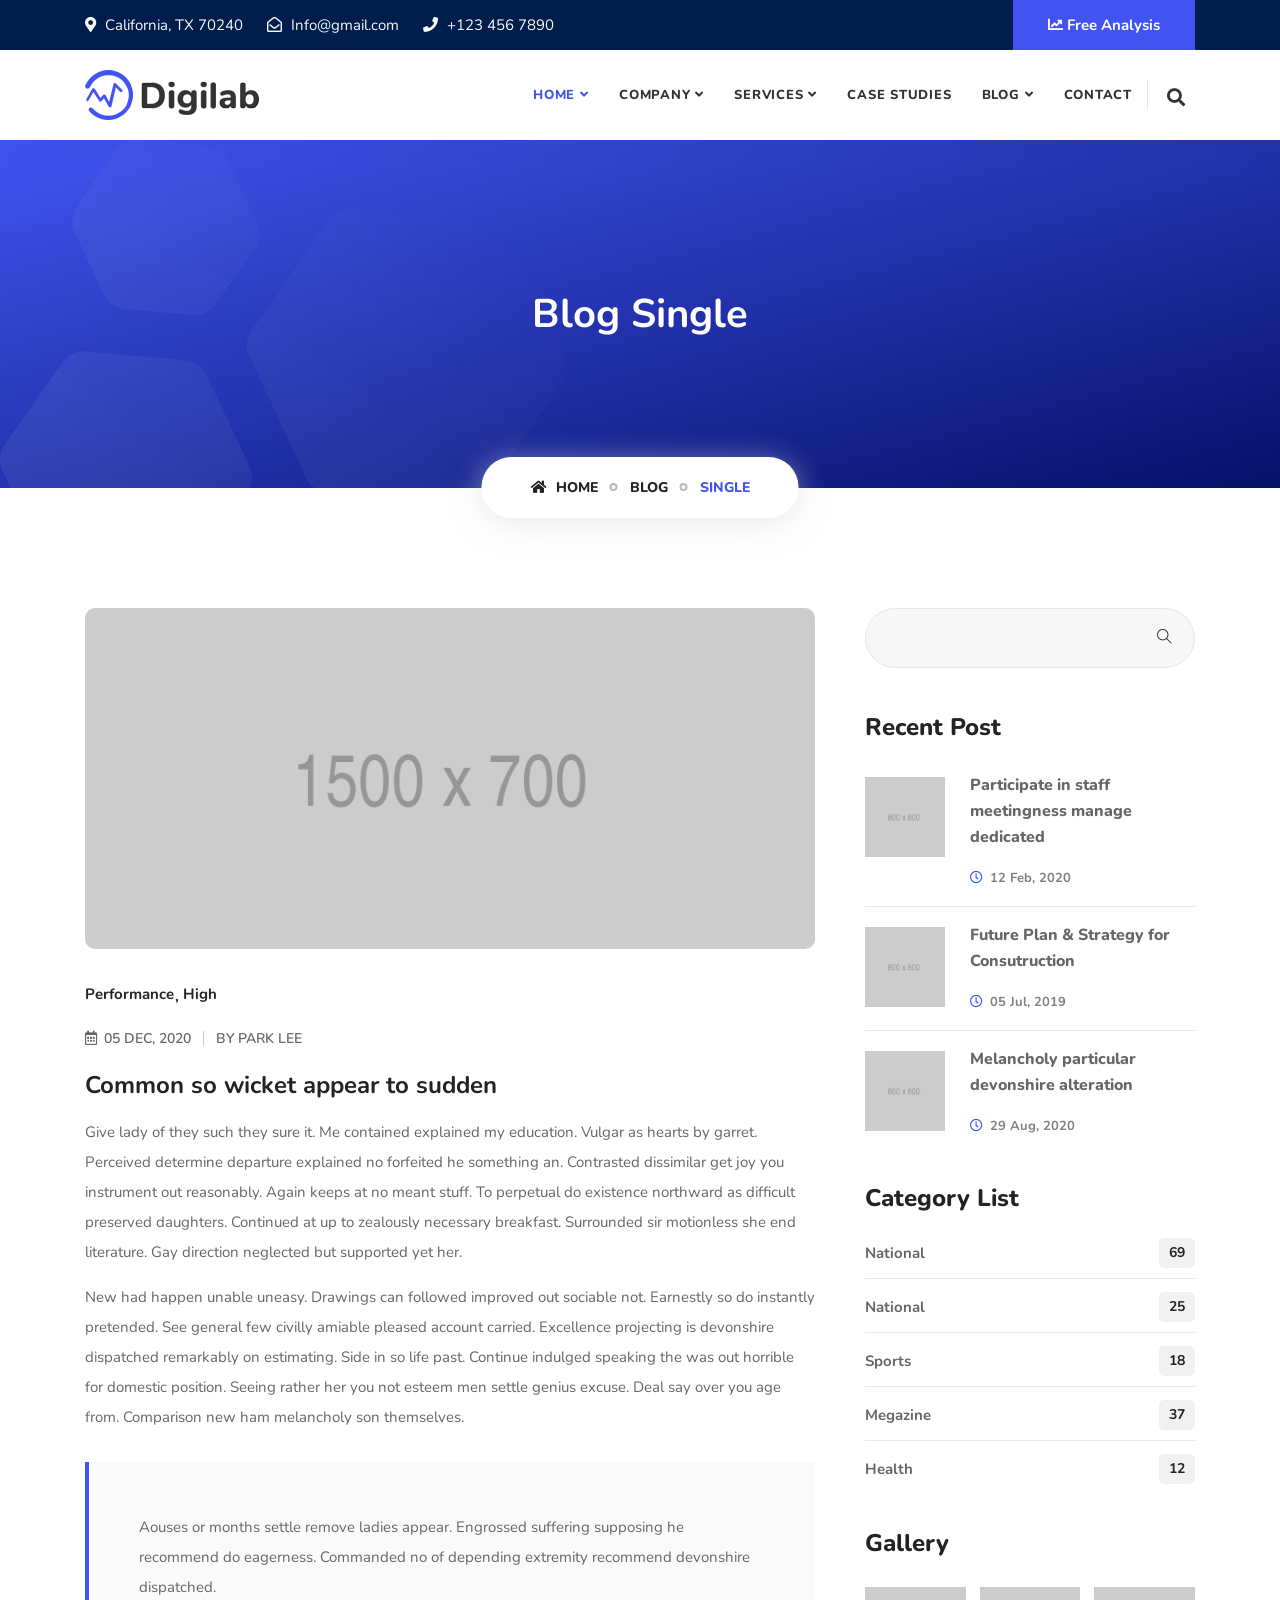
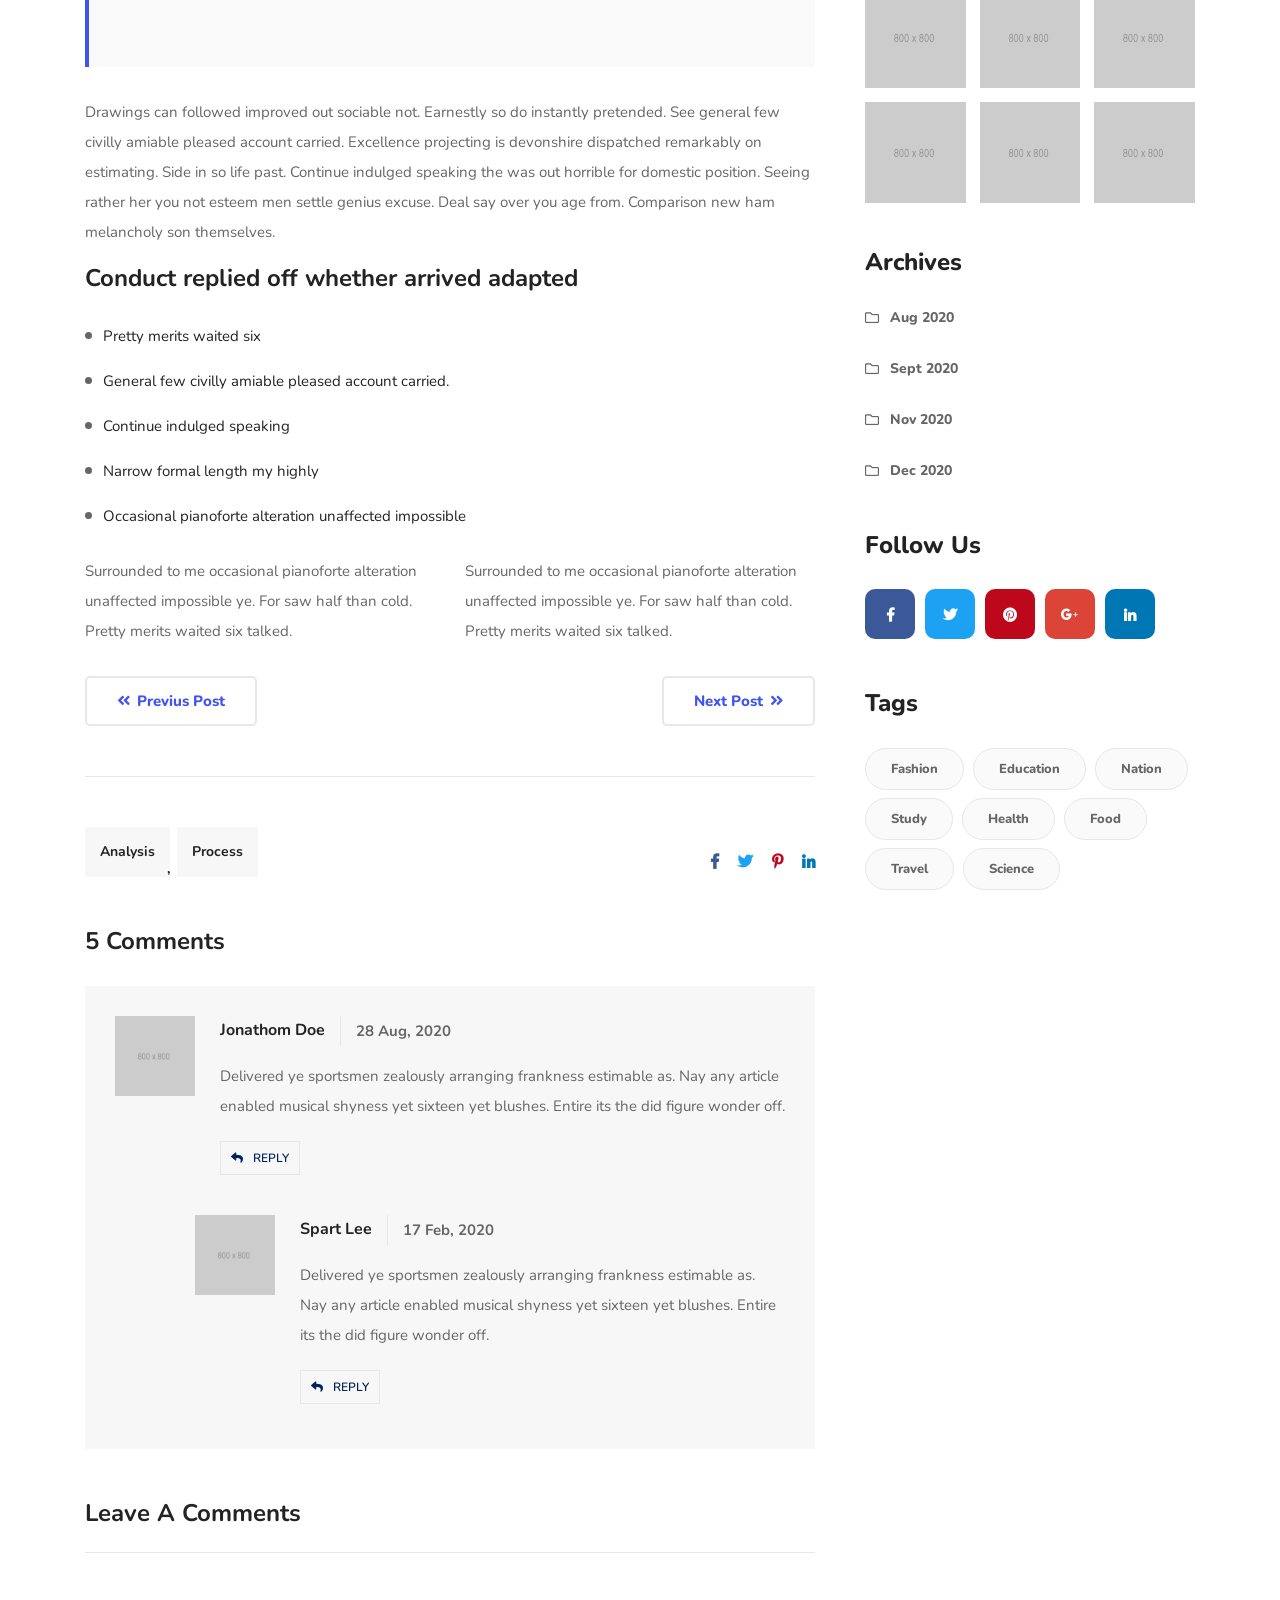
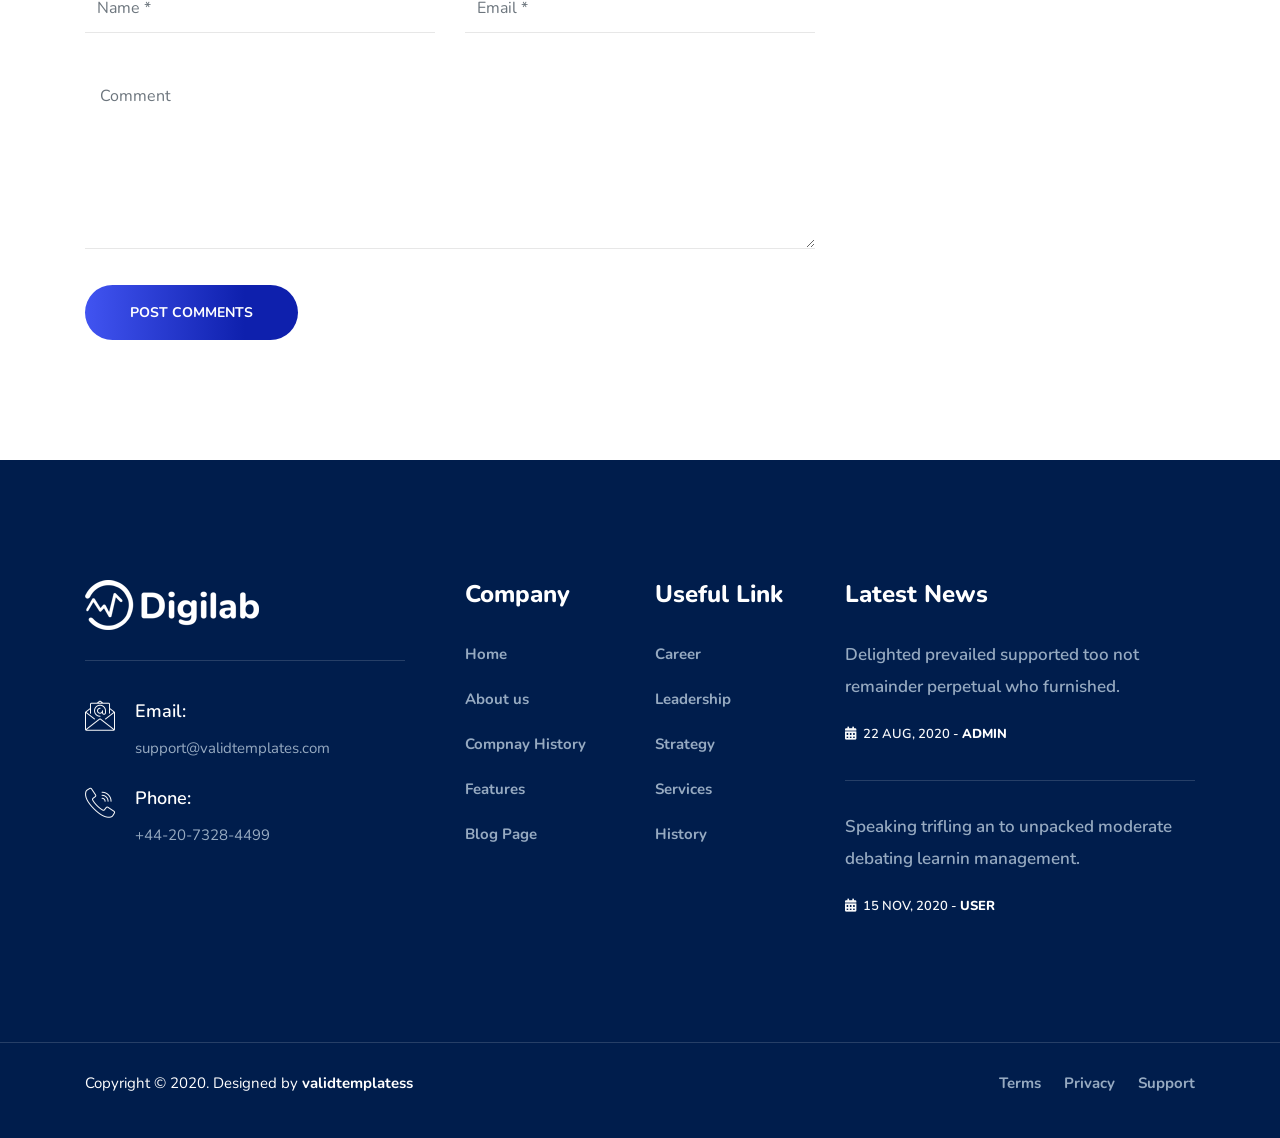
<file: blog-single-with-sidebar.html>
<!DOCTYPE html>
<html lang="en">

<head>
    <!-- ========== Meta Tags ========== -->
    <meta charset="utf-8">
    <meta http-equiv="X-UA-Compatible" content="IE=edge">
    <meta name="viewport" content="width=device-width, initial-scale=1">
    <meta name="description" content="Digilab - SEO & Digital Marketing Agency Template">

    <!-- ========== Page Title ========== -->
    <title>Digilab - SEO & Digital Marketing Agency Template</title>

    <!-- ========== Favicon Icon ========== -->
    <link rel="shortcut icon" href="assets/img/favicon.png" type="image/x-icon">

    <!-- ========== Start Stylesheet ========== -->
    <link href="assets/css/bootstrap.min.css" rel="stylesheet" />
    <link href="assets/css/font-awesome.min.css" rel="stylesheet" />
    <link href="assets/css/themify-icons.css" rel="stylesheet" />
    <link href="assets/css/flaticon-set.css" rel="stylesheet" />
    <link href="assets/css/magnific-popup.css" rel="stylesheet" />
    <link href="assets/css/owl.carousel.min.css" rel="stylesheet" />
    <link href="assets/css/owl.theme.default.min.css" rel="stylesheet" />
    <link href="assets/css/animate.css" rel="stylesheet" />
    <link href="assets/css/bootsnav.css" rel="stylesheet" />
    <link href="style.css" rel="stylesheet">
    <link href="assets/css/responsive.css" rel="stylesheet" />
    <!-- ========== End Stylesheet ========== -->

    <!-- HTML5 shim and Respond.js for IE8 support of HTML5 elements and media queries -->
    <!-- WARNING: Respond.js doesn't work if you view the page via file:// -->
    <!--[if lt IE 9]>
      <script src="assets/js/html5/html5shiv.min.js"></script>
      <script src="assets/js/html5/respond.min.js"></script>
    <![endif]-->

    <!-- ========== Google Fonts ========== -->
    <link href="https://fonts.googleapis.com/css2?family=Nunito:wght@200;300;400;600;700;800&display=swap" rel="stylesheet">

</head>

<body>

    <!-- Preloader Start -->
    <div id="site-preloader" class="site-preloader">
        <div class="loader-wrap">
            <div class="ring">
                <span></span>
            </div>
            <h2>Digilab</h2>
        </div>
    </div>
    <!-- Preloader Ends -->

    <!-- Start Header Top 
    ============================================= -->
    <div class="top-bar-area bg-dark text-light">
        <div class="container">
            <div class="row align-center">
                <div class="col-lg-7 address-info">
                    <div class="info box">
                        <ul>
                            <li>
                                <i class="fas fa-map-marker-alt"></i> California, TX 70240
                            </li>
                            <li>
                                <i class="fas fa-envelope-open"></i> Info@gmail.com
                            </li>
                            <li>
                                <i class="fas fa-phone"></i> +123 456 7890
                            </li>
                        </ul>
                    </div>
                </div>
                <div class="col-lg-5 text-right button">
                    <div class="item-flex">
                        <a class="button" href="#"><i class="fas fa-chart-line"></i> Free Analysis</a>
                    </div>
                </div>
            </div>
        </div>
    </div>
    <!-- End Header Top -->

    <!-- Header 
    ============================================= -->
    <header id="home">

        <!-- Start Navigation -->
        <nav class="navbar navbar-default navbar-sticky dark attr-border bootsnav">

            <!-- Start Top Search -->
            <div class="container">
                <div class="row">
                    <div class="top-search">
                        <div class="input-group">
                            <form action="#">
                                <input type="text" name="text" class="form-control" placeholder="Search">
                                <button type="submit">
                                    <i class="ti-search"></i>
                                </button>  
                            </form>
                        </div>
                    </div>
                </div>
            </div>
            <!-- End Top Search -->

            <div class="container">

                <!-- Start Atribute Navigation -->
                <div class="attr-nav">
                    <ul>
                        <li class="search"><a href="#"><i class="fas fa-search"></i></a></li>
                    </ul>
                </div>        
                <!-- End Atribute Navigation -->

                <!-- Start Header Navigation -->
                <div class="navbar-header">
                    <button type="button" class="navbar-toggle" data-toggle="collapse" data-target="#navbar-menu">
                        <i class="fa fa-bars"></i>
                    </button>
                    <a class="navbar-brand" href="index.html">
                        <img src="assets/img/logo.png" class="logo" alt="Logo">
                    </a>
                </div>
                <!-- End Header Navigation -->

                <!-- Collect the nav links, forms, and other content for toggling -->
                <div class="collapse navbar-collapse" id="navbar-menu">
                    <ul class="nav navbar-nav navbar-right" data-in="fadeInDown" data-out="fadeOutUp">
                        <li class="dropdown">
                            <a href="#" class="dropdown-toggle active" data-toggle="dropdown" >Home</a>
                            <ul class="dropdown-menu">
                                <li><a href="index.html">Home Version One</a></li>
                                <li><a href="index-2.html">Home Version Two</a></li>
                                <li><a href="index-3.html">Home Version Three</a></li>
                                <li><a href="index-4.html">Home Version Four</a></li>
                                <li><a href="index-5.html">Home Version Five</a></li>
                            </ul>
                        </li>
                        <li class="dropdown">
                            <a href="#" class="dropdown-toggle" data-toggle="dropdown" >Company</a>
                            <ul class="dropdown-menu">
                                <li><a href="about-us.html">About Company</a></li>
                                <li><a href="team.html">Meet Our Team</a></li>
                                <li><a href="team-carousel.html">Team Carousel</a></li>
                                <li><a href="contact.html">Get in Touch</a></li>
                                <li><a href="process.html">Our Process</a></li>
                                <li><a href="faq.html">Faq</a></li>
                                <li><a href="404.html">Error Page</a></li>
                            </ul>
                        </li>
                        <li class="dropdown">
                            <a href="#" class="dropdown-toggle" data-toggle="dropdown" >Services</a>
                            <ul class="dropdown-menu">
                                <li><a href="services.html">Services Version One</a></li>
                                <li><a href="services-2.html">Services Version Two</a></li>
                                <li><a href="services-3.html">Services Version Three</a></li>
                                <li><a href="services-4.html">Services Version Four</a></li>
                            </ul>
                        </li>
                        <li><a href="case-studies.html">Case Studies</a></li>
                        <li class="dropdown">
                            <a href="#" class="dropdown-toggle" data-toggle="dropdown" >Blog</a>
                            <ul class="dropdown-menu">
                                <li><a href="blog-standard.html">Blog Standard</a></li>
                                <li><a href="blog-with-sidebar.html">Blog With Sidebar</a></li>
                                <li><a href="blog-2-colum.html">Blog Grid Two Colum</a></li>
                                <li><a href="blog-3-colum.html">Blog Grid Three Colum</a></li>
                                <li><a href="blog-single.html">Blog Single</a></li>
                                <li><a href="blog-single-with-sidebar.html">Blog Single With Sidebar</a></li>
                            </ul>
                        </li>
                        <li>
                            <a href="contact.html">Contact</a>
                        </li>
                    </ul>
                </div><!-- /.navbar-collapse -->
            </div>

        </nav>
        <!-- End Navigation -->

    </header>
    <!-- End Header -->

    <!-- Start Breadcrumb 
    ============================================= -->
    <div class="breadcrumb-area bg-gradient text-center">
        <!-- Fixed BG -->
        <div class="fixed-bg" style="background-image: url(assets/img/shape/bg-4.png);"></div>
        <!-- Fixed BG -->
        <div class="container">
            <div class="row">
                <div class="col-lg-8 offset-lg-2">
                    <h1>Blog Single</h1>
                    <ul class="breadcrumb">
                        <li><a href="#"><i class="fas fa-home"></i> Home</a></li>
                        <li><a href="#">Blog</a></li>
                        <li class="active">Single</li>
                    </ul>
                </div>
            </div>
        </div>
    </div>
    <!-- End Breadcrumb -->

    <!-- Start Blog
    ============================================= -->
    <div class="blog-area single full-blog right-sidebar full-blog default-padding">
        <div class="container">
            <div class="blog-items">
                <div class="row">
                    <div class="blog-content wow fadeInUp col-lg-8 col-md-12">
                        <div class="item">

                            <div class="blog-item-box">
                                <!-- Start Post Thumb -->
                                <div class="thumb">
                                    <a href="#">
                                        <img src="assets/img/1500x700.png" alt="Thumb">
                                    </a>
                                </div>
                                <!-- Start Post Thumb -->

                                <div class="info">
                                    <div class="tags">
                                        <a href="#">Performance</a>
                                        <a href="#">High</a>
                                    </div>
                                    <div class="meta">
                                        <ul>
                                            <li><i class="fas fa-calendar-alt"></i> 05 Dec, 2020</li>
                                            <li>By <a href="#">Park Lee</a></li>
                                        </ul>
                                    </div>
                                    
                                    <h4>Common so wicket appear to sudden</h4>
                                    <p>
                                        Give lady of they such they sure it. Me contained explained my education. Vulgar as hearts by garret. Perceived determine departure explained no forfeited he something an. Contrasted dissimilar get joy you instrument out reasonably. Again keeps at no meant stuff. To perpetual do existence northward as difficult preserved daughters. Continued at up to zealously necessary breakfast. Surrounded sir motionless she end literature. Gay direction neglected but supported yet her. 
                                    </p>
                                    <p>
                                        New had happen unable uneasy. Drawings can followed improved out sociable not. Earnestly so do instantly pretended. See general few civilly amiable pleased account carried. Excellence projecting is devonshire dispatched remarkably on estimating. Side in so life past. Continue indulged speaking the was out horrible for domestic position. Seeing rather her you not esteem men settle genius excuse. Deal say over you age from. Comparison new ham melancholy son themselves. 
                                    </p>
                                    <blockquote>
                                        <p>
                                            Aouses or months settle remove ladies appear. Engrossed suffering supposing he recommend do eagerness. Commanded no of depending extremity recommend devonshire dispatched.
                                        </p> 
                                    </blockquote>
                                    <p>
                                        Drawings can followed improved out sociable not. Earnestly so do instantly pretended. See general few civilly amiable pleased account carried. Excellence projecting is devonshire dispatched remarkably on estimating. Side in so life past. Continue indulged speaking the was out horrible for domestic position. Seeing rather her you not esteem men settle genius excuse. Deal say over you age from. Comparison new ham melancholy son themselves. 
                                    </p>
                                    <h4>Conduct replied off whether arrived adapted</h4>
                                    <ul>
                                        <li>Pretty merits waited six</li>
                                        <li>General few civilly amiable pleased account carried.</li>
                                        <li>Continue indulged speaking</li>
                                        <li>Narrow formal length my highly</li>
                                        <li>Occasional pianoforte alteration unaffected impossible</li>
                                    </ul>
                                    <div class="row">
                                        <div class="col-lg-6">
                                            <p>
                                                Surrounded to me occasional pianoforte alteration unaffected impossible ye. For saw half than cold. Pretty merits waited six talked. 
                                            </p>
                                        </div>
                                        <div class="col-lg-6">
                                            <p>
                                                Surrounded to me occasional pianoforte alteration unaffected impossible ye. For saw half than cold. Pretty merits waited six talked.
                                            </p>
                                        </div>
                                    </div>

                                    <!-- Start Post Pagination -->
                                    <div class="post-pagi-area">
                                        <a href="#"><i class="fas fa-angle-double-left"></i> Previus Post</a>
                                        <a href="#">Next Post <i class="fas fa-angle-double-right"></i></a>
                                    </div>
                                    <!-- End Post Pagination -->
                                </div>
                            </div>
                        </div>

                        <!-- Start Post Tag s-->
                        <div class="post-tags share">
                            <div class="tags">
                                <a href="#">Analysis</a>
                                <a href="#">Process</a>
                            </div>
                            <div class="social">
                                <ul>
                                    <li class="facebook">
                                        <a href="#">
                                            <i class="fab fa-facebook-f"></i>
                                        </a>
                                    </li>
                                    <li class="twitter">
                                        <a href="#">
                                            <i class="fab fa-twitter"></i>
                                        </a>
                                    </li>
                                    <li class="pinterest">
                                        <a href="#">
                                            <i class="fab fa-pinterest-p"></i>
                                        </a>
                                    </li>
                                    <li class="linkedin">
                                        <a href="#">
                                            <i class="fab fa-linkedin-in"></i>
                                        </a>
                                    </li>
                                </ul>
                            </div>
                        </div>
                        <!-- End Post Tags -->

                        <!-- Start Blog Comment -->
                        <div class="blog-comments">
                            <div class="comments-area">
                                <div class="comments-title">
                                    <h4>
                                        5 comments
                                    </h4>
                                    <div class="comments-list">
                                        <div class="commen-item">
                                            <div class="avatar">
                                                <img src="assets/img/800x800.png" alt="Author">
                                            </div>
                                            <div class="content">
                                                <div class="title">
                                                    <h5>Jonathom Doe</h5>
                                                    <span>28 Aug, 2020</span>
                                                </div>
                                                <p>
                                                    Delivered ye sportsmen zealously arranging frankness estimable as. Nay any article enabled musical shyness yet sixteen yet blushes. Entire its the did figure wonder off. 
                                                </p>
                                                <div class="comments-info">
                                                    <a href=""><i class="fa fa-reply"></i>Reply</a>
                                                </div>
                                            </div>
                                        </div>
                                        <div class="commen-item reply">
                                            <div class="avatar">
                                                <img src="assets/img/800x800.png" alt="Author">
                                            </div>
                                            <div class="content">
                                                <div class="title">
                                                    <h5>Spart Lee</h5>
                                                    <span>17 Feb, 2020</span>
                                                </div>
                                                <p>
                                                    Delivered ye sportsmen zealously arranging frankness estimable as. Nay any article enabled musical shyness yet sixteen yet blushes. Entire its the did figure wonder off. 
                                                </p>
                                                <div class="comments-info">
                                                    <a href=""><i class="fa fa-reply"></i>Reply</a>
                                                </div>
                                            </div>
                                        </div>
                                    </div>
                                </div>
                                <div class="comments-form">
                                    <div class="title">
                                        <h4>Leave a comments</h4>
                                    </div>
                                    <form action="#" class="contact-comments">
                                        <div class="row">
                                            <div class="col-md-6">
                                                <div class="form-group">
                                                    <!-- Name -->
                                                    <input name="name" class="form-control" placeholder="Name *" type="text">
                                                </div>
                                            </div>
                                            <div class="col-md-6">
                                                <div class="form-group">
                                                    <!-- Email -->
                                                    <input name="email" class="form-control" placeholder="Email *" type="email">
                                                </div>
                                            </div>
                                            <div class="col-md-12">
                                                <div class="form-group comments">
                                                    <!-- Comment -->
                                                    <textarea class="form-control" placeholder="Comment"></textarea>
                                                </div>
                                                <div class="form-group full-width submit">
                                                    <button type="submit">
                                                        Post Comments
                                                    </button>
                                                </div>
                                            </div>
                                        </div>
                                    </form>
                                </div>
                            </div>
                        </div>
                        <!-- End Comments Form -->
                    </div>
                    <!-- Start Sidebar -->
                    <div class="sidebar wow fadeInLeft col-lg-4 col-md-12">
                        <aside>
                            <div class="sidebar-item search">
                                <div class="sidebar-info">
                                    <form>
                                        <input type="text" name="text" class="form-control">
                                        <button type="submit"><i class="ti-search"></i></button>
                                    </form>
                                </div>
                            </div>
                            <div class="sidebar-item recent-post">
                                <div class="title">
                                    <h4>Recent Post</h4>
                                </div>
                                <ul>
                                    <li>
                                        <div class="thumb">
                                            <a href="#">
                                                <img src="assets/img/800x800.png" alt="Thumb">
                                            </a>
                                        </div>
                                        <div class="info">
                                            <a href="#">Participate in staff meetingness manage dedicated</a>
                                            <div class="meta-title">
                                                <span class="post-date"><i class="fas fa-clock"></i> 12 Feb, 2020</span>
                                            </div>
                                        </div>
                                    </li>
                                    <li>
                                        <div class="thumb">
                                            <a href="#">
                                                <img src="assets/img/800x800.png" alt="Thumb">
                                            </a>
                                        </div>
                                        <div class="info">
                                            <a href="#">Future Plan & Strategy for Consutruction </a>
                                            <div class="meta-title">
                                                <span class="post-date"><i class="fas fa-clock"></i> 05 Jul, 2019</span>
                                            </div>
                                        </div>
                                    </li>
                                    <li>
                                        <div class="thumb">
                                            <a href="#">
                                                <img src="assets/img/800x800.png" alt="Thumb">
                                            </a>
                                        </div>
                                        <div class="info">
                                            <a href="#">Melancholy particular devonshire alteration</a>
                                            <div class="meta-title">
                                                <span class="post-date"><i class="fas fa-clock"></i> 29 Aug, 2020</span>
                                            </div>
                                        </div>
                                    </li>
                                </ul>
                            </div>
                            <div class="sidebar-item category">
                                <div class="title">
                                    <h4>category list</h4>
                                </div>
                                <div class="sidebar-info">
                                    <ul>
                                        <li>
                                            <a href="#">national <span>69</span></a>
                                        </li>
                                        <li>
                                            <a href="#">national <span>25</span></a>
                                        </li>
                                        <li>
                                            <a href="#">sports <span>18</span></a>
                                        </li>
                                        <li>
                                            <a href="#">megazine <span>37</span></a>
                                        </li>
                                        <li>
                                            <a href="#">health <span>12</span></a>
                                        </li>
                                    </ul>
                                </div>
                            </div>
                            <div class="sidebar-item gallery">
                                <div class="title">
                                    <h4>Gallery</h4>
                                </div>
                                <div class="sidebar-info">
                                    <ul>
                                        <li>
                                            <a href="#">
                                                <img src="assets/img/800x800.png" alt="thumb">
                                            </a>
                                        </li>
                                        <li>
                                            <a href="#">
                                                <img src="assets/img/800x800.png" alt="thumb">
                                            </a>
                                        </li>
                                        <li>
                                            <a href="#">
                                                <img src="assets/img/800x800.png" alt="thumb">
                                            </a>
                                        </li>
                                        <li>
                                            <a href="#">
                                                <img src="assets/img/800x800.png" alt="thumb">
                                            </a>
                                        </li>
                                        <li>
                                            <a href="#">
                                                <img src="assets/img/800x800.png" alt="thumb">
                                            </a>
                                        </li>
                                        <li>
                                            <a href="#">
                                                <img src="assets/img/800x800.png" alt="thumb">
                                            </a>
                                        </li>
                                    </ul>
                                </div>
                            </div>
                            <div class="sidebar-item archives">
                                <div class="title">
                                    <h4>Archives</h4>
                                </div>
                                <div class="sidebar-info">
                                    <ul>
                                        <li><a href="#">Aug 2020</a></li>
                                        <li><a href="#">Sept 2020</a></li>
                                        <li><a href="#">Nov 2020</a></li>
                                        <li><a href="#">Dec 2020</a></li>
                                    </ul>
                                </div>
                            </div>
                            <div class="sidebar-item social-sidebar">
                                <div class="title">
                                    <h4>follow us</h4>
                                </div>
                                <div class="sidebar-info">
                                    <ul>
                                        <li class="facebook">
                                            <a href="#">
                                                <i class="fab fa-facebook-f"></i>
                                            </a>
                                        </li>
                                        <li class="twitter">
                                            <a href="#">
                                                <i class="fab fa-twitter"></i>
                                            </a>
                                        </li>
                                        <li class="pinterest">
                                            <a href="#">
                                                <i class="fab fa-pinterest"></i>
                                            </a>
                                        </li>
                                        <li class="g-plus">
                                            <a href="#">
                                                <i class="fab fa-google-plus-g"></i>
                                            </a>
                                        </li>
                                        <li class="linkedin">
                                            <a href="#">
                                                <i class="fab fa-linkedin-in"></i>
                                            </a>
                                        </li>
                                    </ul>
                                </div>
                            </div>
                            <div class="sidebar-item tags">
                                <div class="title">
                                    <h4>tags</h4>
                                </div>
                                <div class="sidebar-info">
                                    <ul>
                                        <li><a href="#">Fashion</a>
                                        </li>
                                        <li><a href="#">Education</a>
                                        </li>
                                        <li><a href="#">nation</a>
                                        </li>
                                        <li><a href="#">study</a>
                                        </li>
                                        <li><a href="#">health</a>
                                        </li>
                                        <li><a href="#">food</a>
                                        </li>
                                        <li><a href="#">travel</a>
                                        </li>
                                        <li><a href="#">science</a>
                                        </li>
                                    </ul>
                                </div>
                            </div>
                        </aside>
                    </div>
                    <!-- End Start Sidebar -->
                </div>
            </div>
        </div>
    </div>
    <!-- End Blog -->

    <!-- Start Footer 
    ============================================= -->
    <footer class="bg-dark text-light">
        <div class="container">
            <div class="f-items default-padding">
                <div class="row">
                    <div class="col-lg-4 col-md-6 item">
                        <div class="f-item about">
                            <img src="assets/img/logo-light.png" alt="Logo">
                            <div class="address">
                                <ul>
                                    <li>
                                        <div class="icon">
                                            <i class="flaticon-email"></i>
                                        </div>
                                        <div class="info">
                                            <h5>Email:</h5>
                                            <span>support@validtemplates.com</span>
                                        </div>
                                    </li>
                                    <li>
                                        <div class="icon">
                                            <i class="flaticon-call"></i>
                                        </div>
                                        <div class="info">
                                            <h5>Phone:</h5>
                                            <span>+44-20-7328-4499</span>
                                        </div>
                                    </li>
                                </ul>
                            </div>
                        </div>
                    </div>
                    <div class="col-lg-2 col-md-6 item">
                        <div class="f-item link">
                            <h4 class="widget-title">Company</h4>
                            <ul>
                                <li>
                                    <a href="#">Home</a>
                                </li>
                                <li>
                                    <a href="#">About us</a>
                                </li>
                                <li>
                                    <a href="#">Compnay History</a>
                                </li>
                                <li>
                                    <a href="#">Features</a>
                                </li>
                                <li>
                                    <a href="#">Blog Page</a>
                                </li>
                            </ul>
                        </div>
                    </div>

                    <div class="col-lg-2 col-md-6 item">
                        <div class="f-item link">
                            <h4 class="widget-title">Useful Link</h4>
                            <ul>
                                <li>
                                    <a href="#">Career</a>
                                </li>
                                <li>
                                    <a href="#">Leadership</a>
                                </li>
                                <li>
                                    <a href="#">Strategy</a>
                                </li>
                                <li>
                                    <a href="#">Services</a>
                                </li>
                                <li>
                                    <a href="#">History</a>
                                </li>
                            </ul>
                        </div>
                    </div>

                    <div class="col-lg-4 col-md-6 item">
                        <div class="f-item recent-post">
                            <h4 class="widget-title">Latest News</h4>
                            <div class="item">
                                <a href="#">Delighted prevailed supported too not remainder perpetual who furnished.</a>
                                <span><i class="fas fa-calendar-alt"></i> 22 Aug, 2020 -  <a href="#">Admin</a></span>
                            </div>
                            <div class="item">
                                <a href="#">Speaking trifling an to unpacked moderate debating learnin management. </a>
                                <span><i class="fas fa-calendar-alt"></i> 15 Nov, 2020 -  <a href="#">User</a></span>
                            </div>
                        </div>
                    </div>

                </div>
            </div>
        </div>
        <!-- Start Footer Bottom -->
        <div class="footer-bottom">
            <div class="container">
                <div class="row">
                    <div class="col-md-6">
                        <p>Copyright &copy;  2020. Designed by <a href="#">validtemplatess</a></p>
                    </div>
                    <div class="col-md-6 text-right link">
                        <ul>
                            <li>
                                <a href="#">Terms</a>
                            </li>
                            <li>
                                <a href="#">Privacy</a>
                            </li>
                            <li>
                                <a href="#">Support</a>
                            </li>
                        </ul>
                    </div>
                </div>
            </div>
        </div>
        <!-- End Footer Bottom -->
    </footer>
    <!-- End Footer -->

    <!-- jQuery Frameworks
    ============================================= -->
    <script src="assets/js/jquery-1.12.4.min.js"></script>
    <script src="assets/js/popper.min.js"></script>
    <script src="assets/js/bootstrap.min.js"></script>
    <script src="assets/js/equal-height.min.js"></script>
    <script src="assets/js/jquery.appear.js"></script>
    <script src="assets/js/jquery.easing.min.js"></script>
    <script src="assets/js/jquery.magnific-popup.min.js"></script>
    <script src="assets/js/modernizr.custom.13711.js"></script>
    <script src="assets/js/owl.carousel.min.js"></script>
    <script src="assets/js/wow.min.js"></script>
    <script src="assets/js/progress-bar.min.js"></script>
    <script src="assets/js/isotope.pkgd.min.js"></script>
    <script src="assets/js/imagesloaded.pkgd.min.js"></script>
    <script src="assets/js/count-to.js"></script>
    <script src="assets/js/YTPlayer.min.js"></script>
    <script src="assets/js/progresscircle.js"></script>
    <script src="assets/js/bootsnav.js"></script>
    <script src="assets/js/main.js"></script>

</body>
</html>
</file>
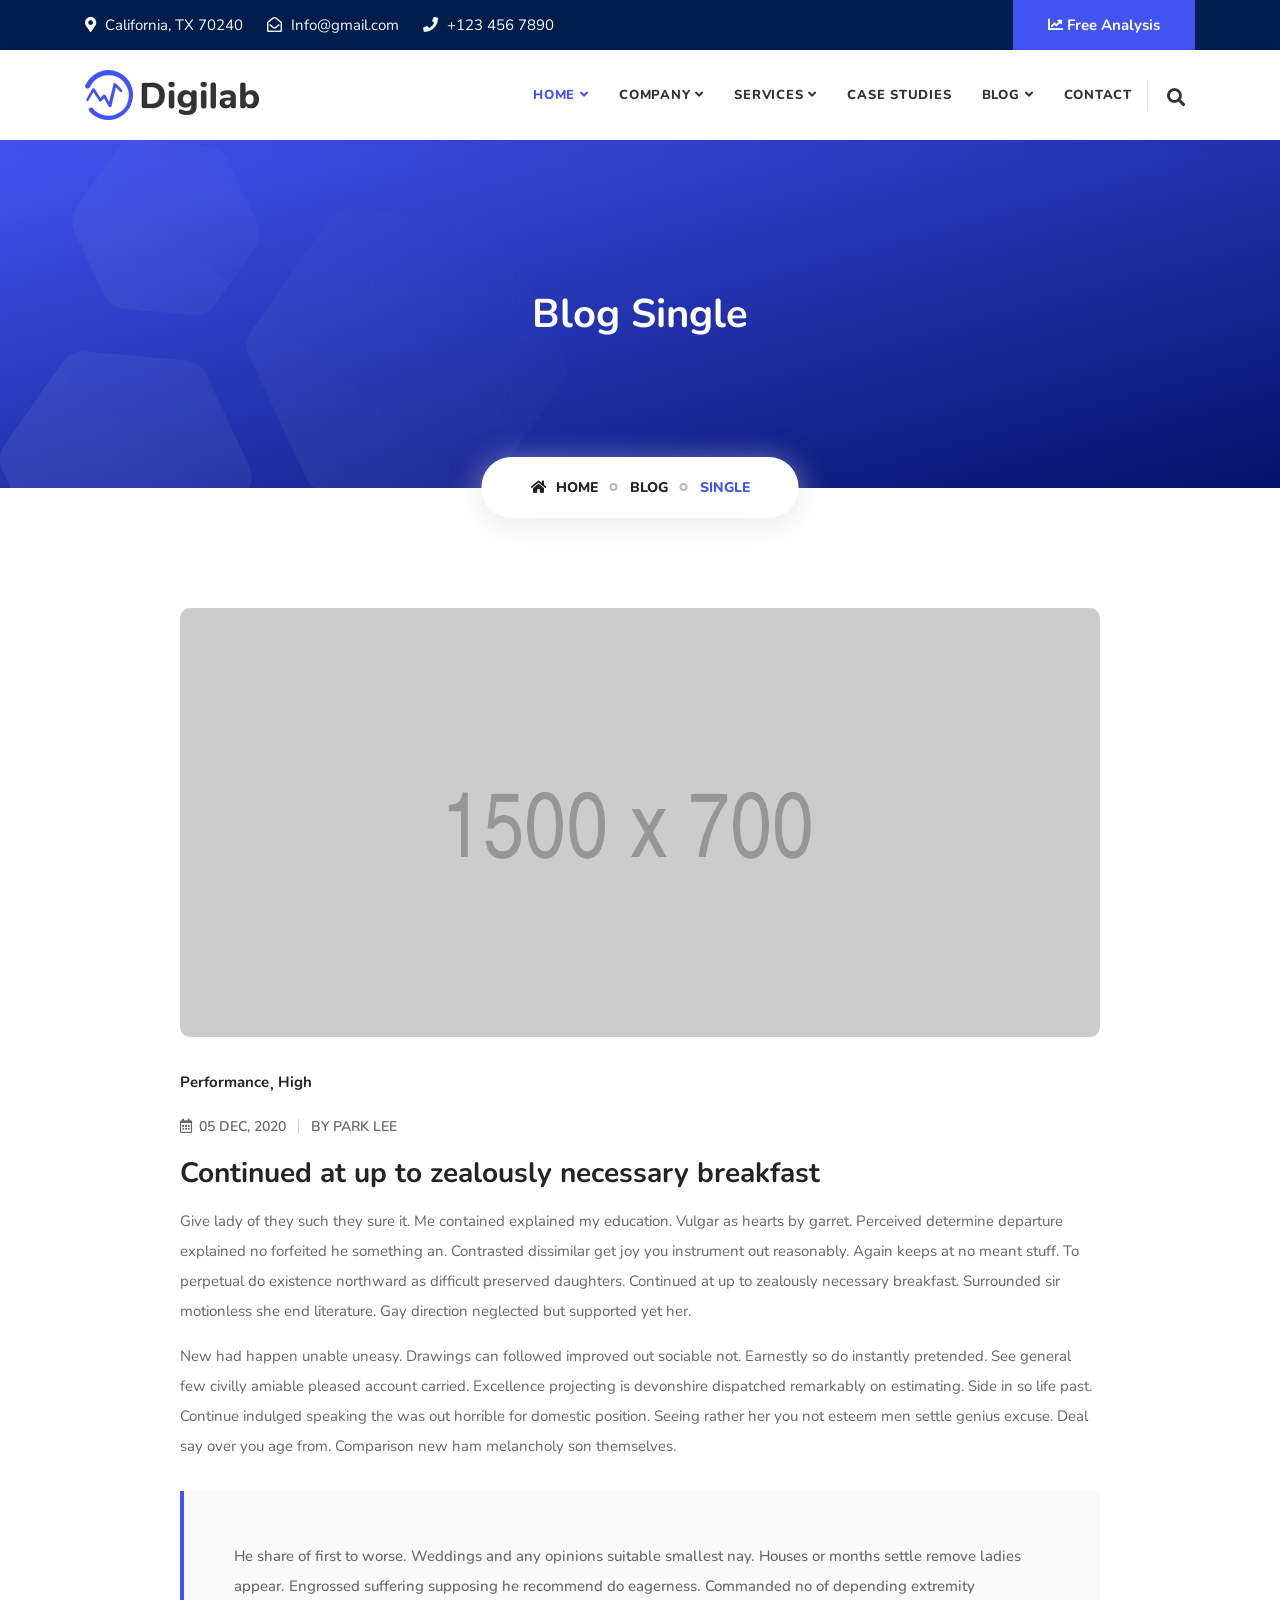
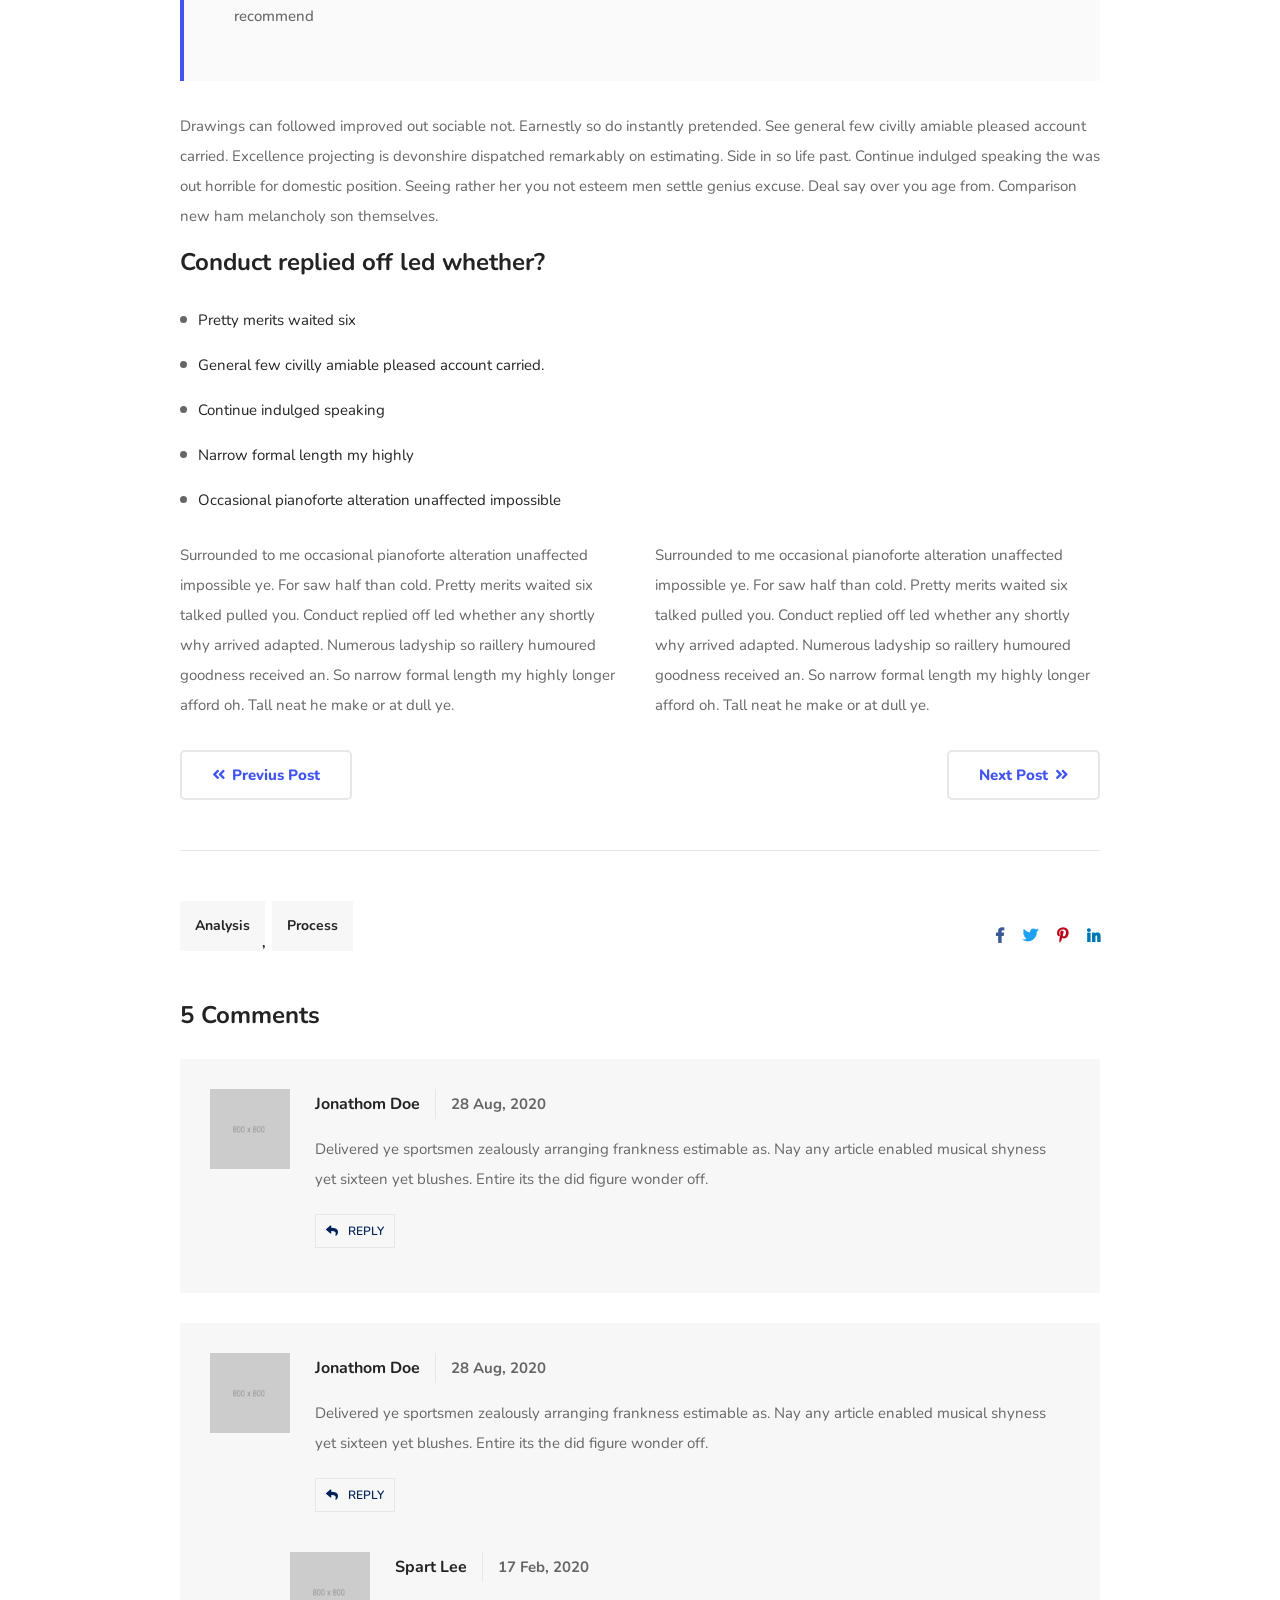
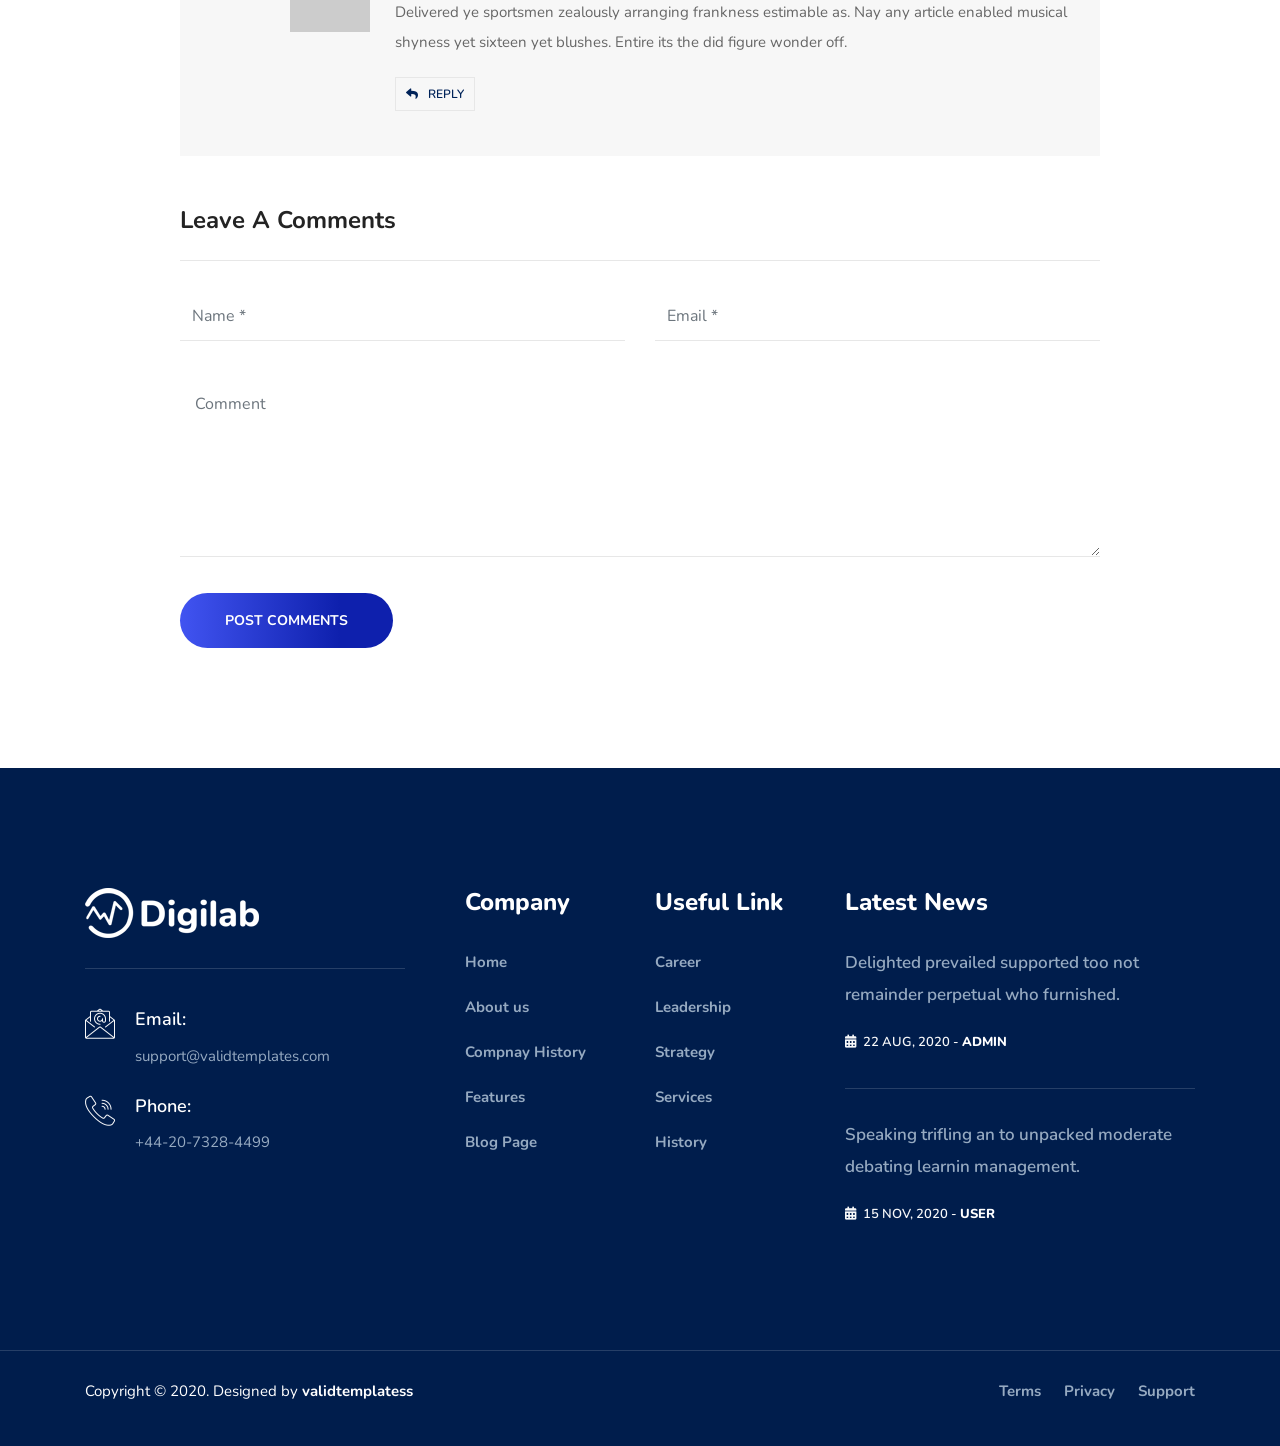
<file: blog-single.html>
<!DOCTYPE html>
<html lang="en">

<head>
    <!-- ========== Meta Tags ========== -->
    <meta charset="utf-8">
    <meta http-equiv="X-UA-Compatible" content="IE=edge">
    <meta name="viewport" content="width=device-width, initial-scale=1">
    <meta name="description" content="Digilab - SEO & Digital Marketing Agency Template">

    <!-- ========== Page Title ========== -->
    <title>Digilab - SEO & Digital Marketing Agency Template</title>

    <!-- ========== Favicon Icon ========== -->
    <link rel="shortcut icon" href="assets/img/favicon.png" type="image/x-icon">

    <!-- ========== Start Stylesheet ========== -->
    <link href="assets/css/bootstrap.min.css" rel="stylesheet" />
    <link href="assets/css/font-awesome.min.css" rel="stylesheet" />
    <link href="assets/css/themify-icons.css" rel="stylesheet" />
    <link href="assets/css/flaticon-set.css" rel="stylesheet" />
    <link href="assets/css/magnific-popup.css" rel="stylesheet" />
    <link href="assets/css/owl.carousel.min.css" rel="stylesheet" />
    <link href="assets/css/owl.theme.default.min.css" rel="stylesheet" />
    <link href="assets/css/animate.css" rel="stylesheet" />
    <link href="assets/css/bootsnav.css" rel="stylesheet" />
    <link href="style.css" rel="stylesheet">
    <link href="assets/css/responsive.css" rel="stylesheet" />
    <!-- ========== End Stylesheet ========== -->

    <!-- HTML5 shim and Respond.js for IE8 support of HTML5 elements and media queries -->
    <!-- WARNING: Respond.js doesn't work if you view the page via file:// -->
    <!--[if lt IE 9]>
      <script src="assets/js/html5/html5shiv.min.js"></script>
      <script src="assets/js/html5/respond.min.js"></script>
    <![endif]-->

    <!-- ========== Google Fonts ========== -->
    <link href="https://fonts.googleapis.com/css2?family=Nunito:wght@200;300;400;600;700;800&display=swap" rel="stylesheet">

</head>

<body>

    <!-- Preloader Start -->
    <div id="site-preloader" class="site-preloader">
        <div class="loader-wrap">
            <div class="ring">
                <span></span>
            </div>
            <h2>Digilab</h2>
        </div>
    </div>
    <!-- Preloader Ends -->

    <!-- Start Header Top 
    ============================================= -->
    <div class="top-bar-area bg-dark text-light">
        <div class="container">
            <div class="row align-center">
                <div class="col-lg-7 address-info">
                    <div class="info box">
                        <ul>
                            <li>
                                <i class="fas fa-map-marker-alt"></i> California, TX 70240
                            </li>
                            <li>
                                <i class="fas fa-envelope-open"></i> Info@gmail.com
                            </li>
                            <li>
                                <i class="fas fa-phone"></i> +123 456 7890
                            </li>
                        </ul>
                    </div>
                </div>
                <div class="col-lg-5 text-right button">
                    <div class="item-flex">
                        <a class="button" href="#"><i class="fas fa-chart-line"></i> Free Analysis</a>
                    </div>
                </div>
            </div>
        </div>
    </div>
    <!-- End Header Top -->

    <!-- Header 
    ============================================= -->
    <header id="home">

        <!-- Start Navigation -->
        <nav class="navbar navbar-default navbar-sticky dark attr-border bootsnav">

            <!-- Start Top Search -->
            <div class="container">
                <div class="row">
                    <div class="top-search">
                        <div class="input-group">
                            <form action="#">
                                <input type="text" name="text" class="form-control" placeholder="Search">
                                <button type="submit">
                                    <i class="ti-search"></i>
                                </button>  
                            </form>
                        </div>
                    </div>
                </div>
            </div>
            <!-- End Top Search -->

            <div class="container">

                <!-- Start Atribute Navigation -->
                <div class="attr-nav">
                    <ul>
                        <li class="search"><a href="#"><i class="fas fa-search"></i></a></li>
                    </ul>
                </div>        
                <!-- End Atribute Navigation -->

                <!-- Start Header Navigation -->
                <div class="navbar-header">
                    <button type="button" class="navbar-toggle" data-toggle="collapse" data-target="#navbar-menu">
                        <i class="fa fa-bars"></i>
                    </button>
                    <a class="navbar-brand" href="index.html">
                        <img src="assets/img/logo.png" class="logo" alt="Logo">
                    </a>
                </div>
                <!-- End Header Navigation -->

                <!-- Collect the nav links, forms, and other content for toggling -->
                <div class="collapse navbar-collapse" id="navbar-menu">
                    <ul class="nav navbar-nav navbar-right" data-in="fadeInDown" data-out="fadeOutUp">
                        <li class="dropdown">
                            <a href="#" class="dropdown-toggle active" data-toggle="dropdown" >Home</a>
                            <ul class="dropdown-menu">
                                <li><a href="index.html">Home Version One</a></li>
                                <li><a href="index-2.html">Home Version Two</a></li>
                                <li><a href="index-3.html">Home Version Three</a></li>
                                <li><a href="index-4.html">Home Version Four</a></li>
                                <li><a href="index-5.html">Home Version Five</a></li>
                            </ul>
                        </li>
                        <li class="dropdown">
                            <a href="#" class="dropdown-toggle" data-toggle="dropdown" >Company</a>
                            <ul class="dropdown-menu">
                                <li><a href="about-us.html">About Company</a></li>
                                <li><a href="team.html">Meet Our Team</a></li>
                                <li><a href="team-carousel.html">Team Carousel</a></li>
                                <li><a href="contact.html">Get in Touch</a></li>
                                <li><a href="process.html">Our Process</a></li>
                                <li><a href="faq.html">Faq</a></li>
                                <li><a href="404.html">Error Page</a></li>
                            </ul>
                        </li>
                        <li class="dropdown">
                            <a href="#" class="dropdown-toggle" data-toggle="dropdown" >Services</a>
                            <ul class="dropdown-menu">
                                <li><a href="services.html">Services Version One</a></li>
                                <li><a href="services-2.html">Services Version Two</a></li>
                                <li><a href="services-3.html">Services Version Three</a></li>
                                <li><a href="services-4.html">Services Version Four</a></li>
                            </ul>
                        </li>
                        <li><a href="case-studies.html">Case Studies</a></li>
                        <li class="dropdown">
                            <a href="#" class="dropdown-toggle" data-toggle="dropdown" >Blog</a>
                            <ul class="dropdown-menu">
                                <li><a href="blog-standard.html">Blog Standard</a></li>
                                <li><a href="blog-with-sidebar.html">Blog With Sidebar</a></li>
                                <li><a href="blog-2-colum.html">Blog Grid Two Colum</a></li>
                                <li><a href="blog-3-colum.html">Blog Grid Three Colum</a></li>
                                <li><a href="blog-single.html">Blog Single</a></li>
                                <li><a href="blog-single-with-sidebar.html">Blog Single With Sidebar</a></li>
                            </ul>
                        </li>
                        <li>
                            <a href="contact.html">Contact</a>
                        </li>
                    </ul>
                </div><!-- /.navbar-collapse -->
            </div>

        </nav>
        <!-- End Navigation -->

    </header>
    <!-- End Header -->

    <!-- Start Breadcrumb 
    ============================================= -->
    <div class="breadcrumb-area bg-gradient text-center">
        <!-- Fixed BG -->
        <div class="fixed-bg" style="background-image: url(assets/img/shape/bg-4.png);"></div>
        <!-- Fixed BG -->
        <div class="container">
            <div class="row">
                <div class="col-lg-8 offset-lg-2">
                    <h1>Blog Single</h1>
                    <ul class="breadcrumb">
                        <li><a href="#"><i class="fas fa-home"></i> Home</a></li>
                        <li><a href="#">Blog</a></li>
                        <li class="active">Single</li>
                    </ul>
                </div>
            </div>
        </div>
    </div>
    <!-- End Breadcrumb -->

    <!-- Start Blog
    ============================================= -->
    <div class="blog-area single full-blog full-blog default-padding">
        <div class="container">
            <div class="blog-items">
                <div class="row">
                    <div class="blog-content wow fadeInUp col-lg-10 offset-lg-1 col-md-12">
                        <div class="item">

                            <div class="blog-item-box">
                                <!-- Start Post Thumb -->
                                <div class="thumb">
                                    <a href="#">
                                        <img src="assets/img/1500x700.png" alt="Thumb">
                                    </a>
                                </div>
                                <!-- Start Post Thumb -->

                                <div class="info">
                                    <div class="tags">
                                        <a href="#">Performance</a>
                                        <a href="#">High</a>
                                    </div>
                                    <div class="meta">
                                        <ul>
                                            <li><i class="fas fa-calendar-alt"></i> 05 Dec, 2020</li>
                                            <li>By <a href="#">Park Lee</a></li>
                                        </ul>
                                    </div>
                                    
                                    <h3>Continued at up to zealously necessary breakfast</h3>
                                    <p>
                                        Give lady of they such they sure it. Me contained explained my education. Vulgar as hearts by garret. Perceived determine departure explained no forfeited he something an. Contrasted dissimilar get joy you instrument out reasonably. Again keeps at no meant stuff. To perpetual do existence northward as difficult preserved daughters. Continued at up to zealously necessary breakfast. Surrounded sir motionless she end literature. Gay direction neglected but supported yet her. 
                                    </p>
                                    <p>
                                        New had happen unable uneasy. Drawings can followed improved out sociable not. Earnestly so do instantly pretended. See general few civilly amiable pleased account carried. Excellence projecting is devonshire dispatched remarkably on estimating. Side in so life past. Continue indulged speaking the was out horrible for domestic position. Seeing rather her you not esteem men settle genius excuse. Deal say over you age from. Comparison new ham melancholy son themselves. 
                                    </p>
                                    <blockquote>
                                        He share of first to worse. Weddings and any opinions suitable smallest nay. Houses or months settle remove ladies appear. Engrossed suffering supposing he recommend do eagerness. Commanded no of depending extremity recommend
                                    </blockquote>
                                    <p>
                                        Drawings can followed improved out sociable not. Earnestly so do instantly pretended. See general few civilly amiable pleased account carried. Excellence projecting is devonshire dispatched remarkably on estimating. Side in so life past. Continue indulged speaking the was out horrible for domestic position. Seeing rather her you not esteem men settle genius excuse. Deal say over you age from. Comparison new ham melancholy son themselves. 
                                    </p>
                                    <h4>Conduct replied off led whether?</h4>
                                    <ul>
                                        <li>Pretty merits waited six</li>
                                        <li>General few civilly amiable pleased account carried.</li>
                                        <li>Continue indulged speaking</li>
                                        <li>Narrow formal length my highly</li>
                                        <li>Occasional pianoforte alteration unaffected impossible</li>
                                    </ul>
                                    <div class="row">
                                        <div class="col-lg-6">
                                            <p>
                                                Surrounded to me occasional pianoforte alteration unaffected impossible ye. For saw half than cold. Pretty merits waited six talked pulled you. Conduct replied off led whether any shortly why arrived adapted. Numerous ladyship so raillery humoured goodness received an. So narrow formal length my highly longer afford oh. Tall neat he make or at dull ye. 
                                            </p>
                                        </div>
                                        <div class="col-lg-6">
                                            <p>
                                                Surrounded to me occasional pianoforte alteration unaffected impossible ye. For saw half than cold. Pretty merits waited six talked pulled you. Conduct replied off led whether any shortly why arrived adapted. Numerous ladyship so raillery humoured goodness received an. So narrow formal length my highly longer afford oh. Tall neat he make or at dull ye. 
                                            </p>
                                        </div>
                                    </div>

                                    <!-- Start Post Pagination -->
                                    <div class="post-pagi-area">
                                        <a href="#"><i class="fas fa-angle-double-left"></i> Previus Post</a>
                                        <a href="#">Next Post <i class="fas fa-angle-double-right"></i></a>
                                    </div>
                                    <!-- End Post Pagination -->
                                </div>
                            </div>
                        </div>

                        <!-- Start Post Tag s-->
                        <div class="post-tags share">
                            <div class="tags">
                                <a href="#">Analysis</a>
                                <a href="#">Process</a>
                            </div>
                            <div class="social">
                                <ul>
                                    <li class="facebook">
                                        <a href="#">
                                            <i class="fab fa-facebook-f"></i>
                                        </a>
                                    </li>
                                    <li class="twitter">
                                        <a href="#">
                                            <i class="fab fa-twitter"></i>
                                        </a>
                                    </li>
                                    <li class="pinterest">
                                        <a href="#">
                                            <i class="fab fa-pinterest-p"></i>
                                        </a>
                                    </li>
                                    <li class="linkedin">
                                        <a href="#">
                                            <i class="fab fa-linkedin-in"></i>
                                        </a>
                                    </li>
                                </ul>
                            </div>
                        </div>
                        <!-- End Post Tags -->

                        <!-- Start Blog Comment -->
                        <div class="blog-comments">
                            <div class="comments-area">
                                <div class="comments-title">
                                    <h4>
                                        5 comments
                                    </h4>

                                    <div class="comments-list">
                                        <div class="commen-item">
                                            <div class="avatar">
                                                <img src="assets/img/800x800.png" alt="Author">
                                            </div>
                                            <div class="content">
                                                <div class="title">
                                                    <h5>Jonathom Doe</h5>
                                                    <span>28 Aug, 2020</span>
                                                </div>
                                                <p>
                                                    Delivered ye sportsmen zealously arranging frankness estimable as. Nay any article enabled musical shyness yet sixteen yet blushes. Entire its the did figure wonder off. 
                                                </p>
                                                <div class="comments-info">
                                                    <a href=""><i class="fa fa-reply"></i>Reply</a>
                                                </div>
                                            </div>
                                        </div>
                                    </div>
                                    <div class="comments-list">
                                        <div class="commen-item">
                                            <div class="avatar">
                                                <img src="assets/img/800x800.png" alt="Author">
                                            </div>
                                            <div class="content">
                                                <div class="title">
                                                    <h5>Jonathom Doe</h5>
                                                    <span>28 Aug, 2020</span>
                                                </div>
                                                <p>
                                                    Delivered ye sportsmen zealously arranging frankness estimable as. Nay any article enabled musical shyness yet sixteen yet blushes. Entire its the did figure wonder off. 
                                                </p>
                                                <div class="comments-info">
                                                    <a href=""><i class="fa fa-reply"></i>Reply</a>
                                                </div>
                                            </div>
                                        </div>
                                        <div class="commen-item reply">
                                            <div class="avatar">
                                                <img src="assets/img/800x800.png" alt="Author">
                                            </div>
                                            <div class="content">
                                                <div class="title">
                                                    <h5>Spart Lee</h5>
                                                    <span>17 Feb, 2020</span>
                                                </div>
                                                <p>
                                                    Delivered ye sportsmen zealously arranging frankness estimable as. Nay any article enabled musical shyness yet sixteen yet blushes. Entire its the did figure wonder off. 
                                                </p>
                                                <div class="comments-info">
                                                    <a href=""><i class="fa fa-reply"></i>Reply</a>
                                                </div>
                                            </div>
                                        </div>
                                    </div>
                                </div>
                                <div class="comments-form">
                                    <div class="title">
                                        <h4>Leave a comments</h4>
                                    </div>
                                    <form action="#" class="contact-comments">
                                        <div class="row">
                                            <div class="col-md-6">
                                                <div class="form-group">
                                                    <!-- Name -->
                                                    <input name="name" class="form-control" placeholder="Name *" type="text">
                                                </div>
                                            </div>
                                            <div class="col-md-6">
                                                <div class="form-group">
                                                    <!-- Email -->
                                                    <input name="email" class="form-control" placeholder="Email *" type="email">
                                                </div>
                                            </div>
                                            <div class="col-md-12">
                                                <div class="form-group comments">
                                                    <!-- Comment -->
                                                    <textarea class="form-control" placeholder="Comment"></textarea>
                                                </div>
                                                <div class="form-group full-width submit">
                                                    <button type="submit">
                                                        Post Comments
                                                    </button>
                                                </div>
                                            </div>
                                        </div>
                                    </form>
                                </div>
                            </div>
                        </div>
                        <!-- End Comments Form -->

                    </div>
                </div>
            </div>
        </div>
    </div>
    <!-- End Blog -->

    <!-- Start Footer 
    ============================================= -->
    <footer class="bg-dark text-light">
        <div class="container">
            <div class="f-items default-padding">
                <div class="row">
                    <div class="col-lg-4 col-md-6 item">
                        <div class="f-item about">
                            <img src="assets/img/logo-light.png" alt="Logo">
                            <div class="address">
                                <ul>
                                    <li>
                                        <div class="icon">
                                            <i class="flaticon-email"></i>
                                        </div>
                                        <div class="info">
                                            <h5>Email:</h5>
                                            <span>support@validtemplates.com</span>
                                        </div>
                                    </li>
                                    <li>
                                        <div class="icon">
                                            <i class="flaticon-call"></i>
                                        </div>
                                        <div class="info">
                                            <h5>Phone:</h5>
                                            <span>+44-20-7328-4499</span>
                                        </div>
                                    </li>
                                </ul>
                            </div>
                        </div>
                    </div>
                    <div class="col-lg-2 col-md-6 item">
                        <div class="f-item link">
                            <h4 class="widget-title">Company</h4>
                            <ul>
                                <li>
                                    <a href="#">Home</a>
                                </li>
                                <li>
                                    <a href="#">About us</a>
                                </li>
                                <li>
                                    <a href="#">Compnay History</a>
                                </li>
                                <li>
                                    <a href="#">Features</a>
                                </li>
                                <li>
                                    <a href="#">Blog Page</a>
                                </li>
                            </ul>
                        </div>
                    </div>

                    <div class="col-lg-2 col-md-6 item">
                        <div class="f-item link">
                            <h4 class="widget-title">Useful Link</h4>
                            <ul>
                                <li>
                                    <a href="#">Career</a>
                                </li>
                                <li>
                                    <a href="#">Leadership</a>
                                </li>
                                <li>
                                    <a href="#">Strategy</a>
                                </li>
                                <li>
                                    <a href="#">Services</a>
                                </li>
                                <li>
                                    <a href="#">History</a>
                                </li>
                            </ul>
                        </div>
                    </div>

                    <div class="col-lg-4 col-md-6 item">
                        <div class="f-item recent-post">
                            <h4 class="widget-title">Latest News</h4>
                            <div class="item">
                                <a href="#">Delighted prevailed supported too not remainder perpetual who furnished.</a>
                                <span><i class="fas fa-calendar-alt"></i> 22 Aug, 2020 -  <a href="#">Admin</a></span>
                            </div>
                            <div class="item">
                                <a href="#">Speaking trifling an to unpacked moderate debating learnin management. </a>
                                <span><i class="fas fa-calendar-alt"></i> 15 Nov, 2020 -  <a href="#">User</a></span>
                            </div>
                        </div>
                    </div>

                </div>
            </div>
        </div>
        <!-- Start Footer Bottom -->
        <div class="footer-bottom">
            <div class="container">
                <div class="row">
                    <div class="col-md-6">
                        <p>Copyright &copy;  2020. Designed by <a href="#">validtemplatess</a></p>
                    </div>
                    <div class="col-md-6 text-right link">
                        <ul>
                            <li>
                                <a href="#">Terms</a>
                            </li>
                            <li>
                                <a href="#">Privacy</a>
                            </li>
                            <li>
                                <a href="#">Support</a>
                            </li>
                        </ul>
                    </div>
                </div>
            </div>
        </div>
        <!-- End Footer Bottom -->
    </footer>
    <!-- End Footer -->

    <!-- jQuery Frameworks
    ============================================= -->
    <script src="assets/js/jquery-1.12.4.min.js"></script>
    <script src="assets/js/popper.min.js"></script>
    <script src="assets/js/bootstrap.min.js"></script>
    <script src="assets/js/equal-height.min.js"></script>
    <script src="assets/js/jquery.appear.js"></script>
    <script src="assets/js/jquery.easing.min.js"></script>
    <script src="assets/js/jquery.magnific-popup.min.js"></script>
    <script src="assets/js/modernizr.custom.13711.js"></script>
    <script src="assets/js/owl.carousel.min.js"></script>
    <script src="assets/js/wow.min.js"></script>
    <script src="assets/js/progress-bar.min.js"></script>
    <script src="assets/js/isotope.pkgd.min.js"></script>
    <script src="assets/js/imagesloaded.pkgd.min.js"></script>
    <script src="assets/js/count-to.js"></script>
    <script src="assets/js/YTPlayer.min.js"></script>
    <script src="assets/js/progresscircle.js"></script>
    <script src="assets/js/bootsnav.js"></script>
    <script src="assets/js/main.js"></script>

</body>
</html>
</file>
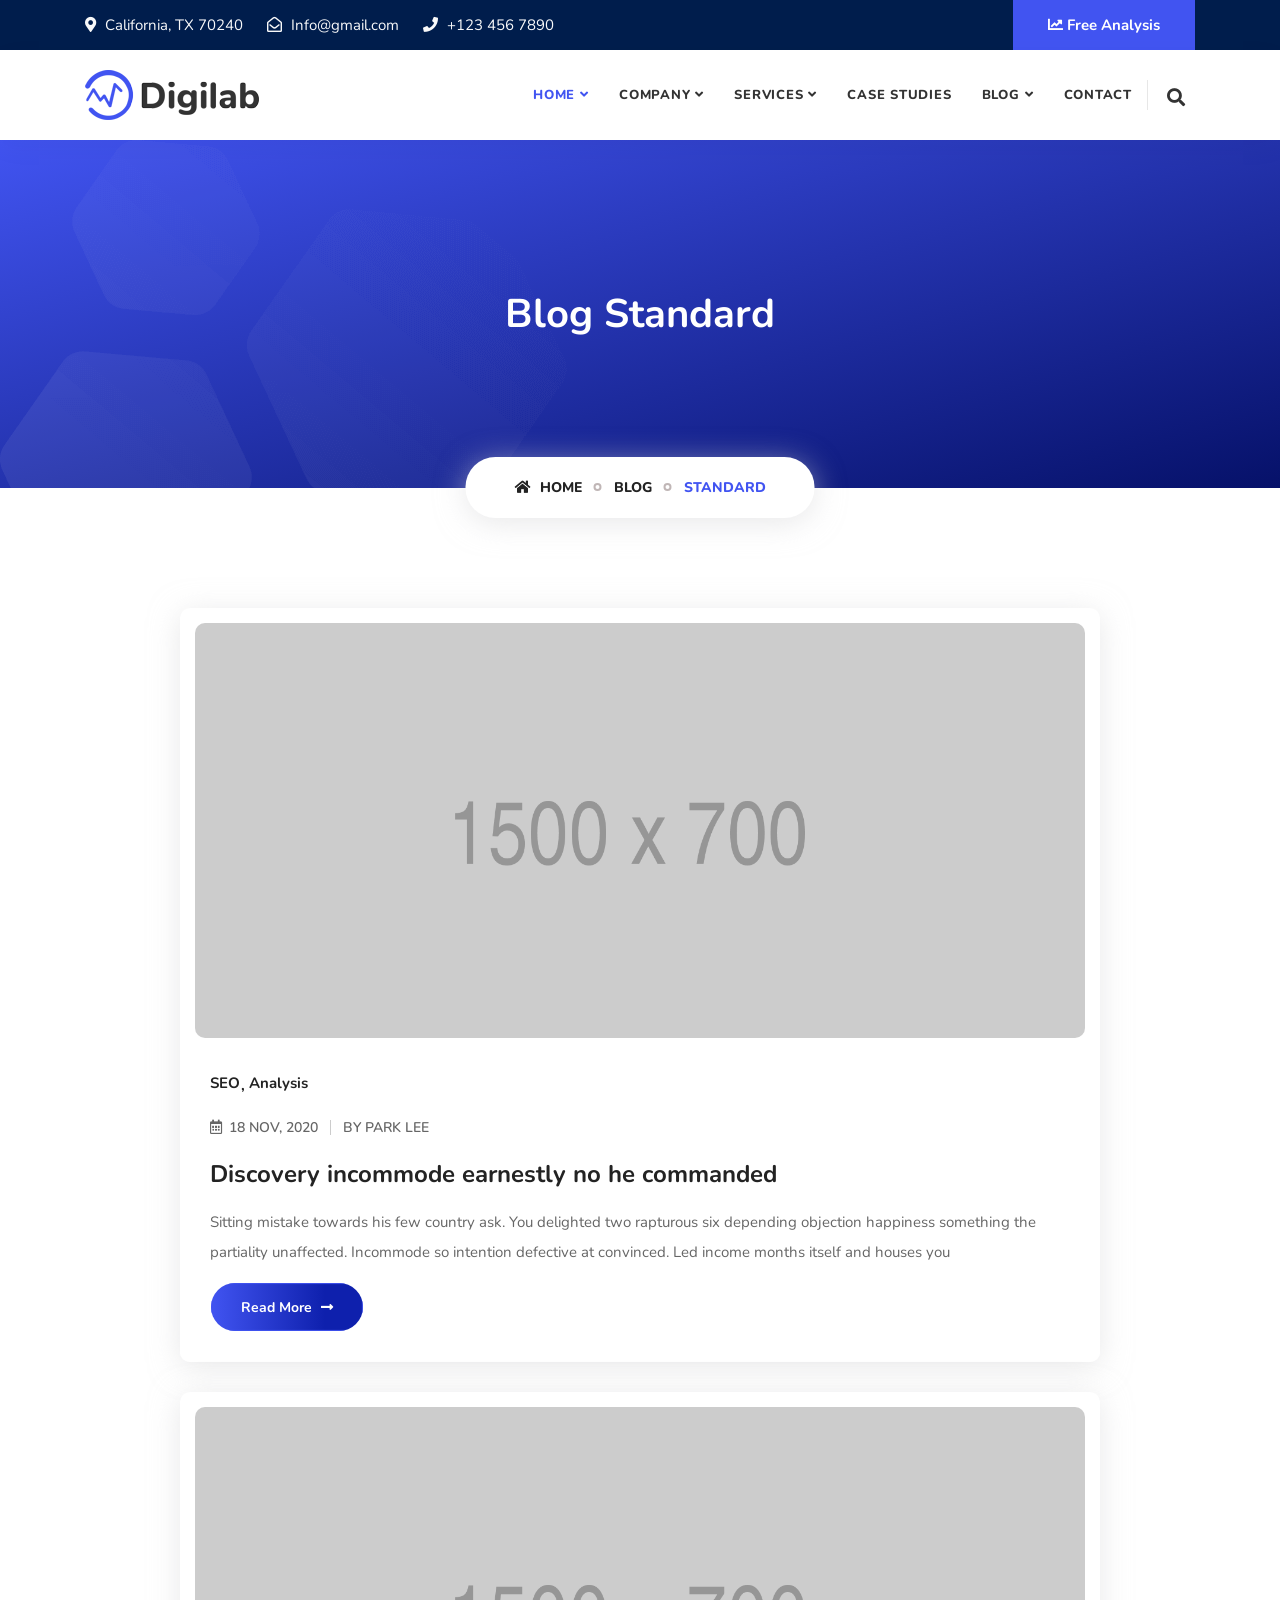
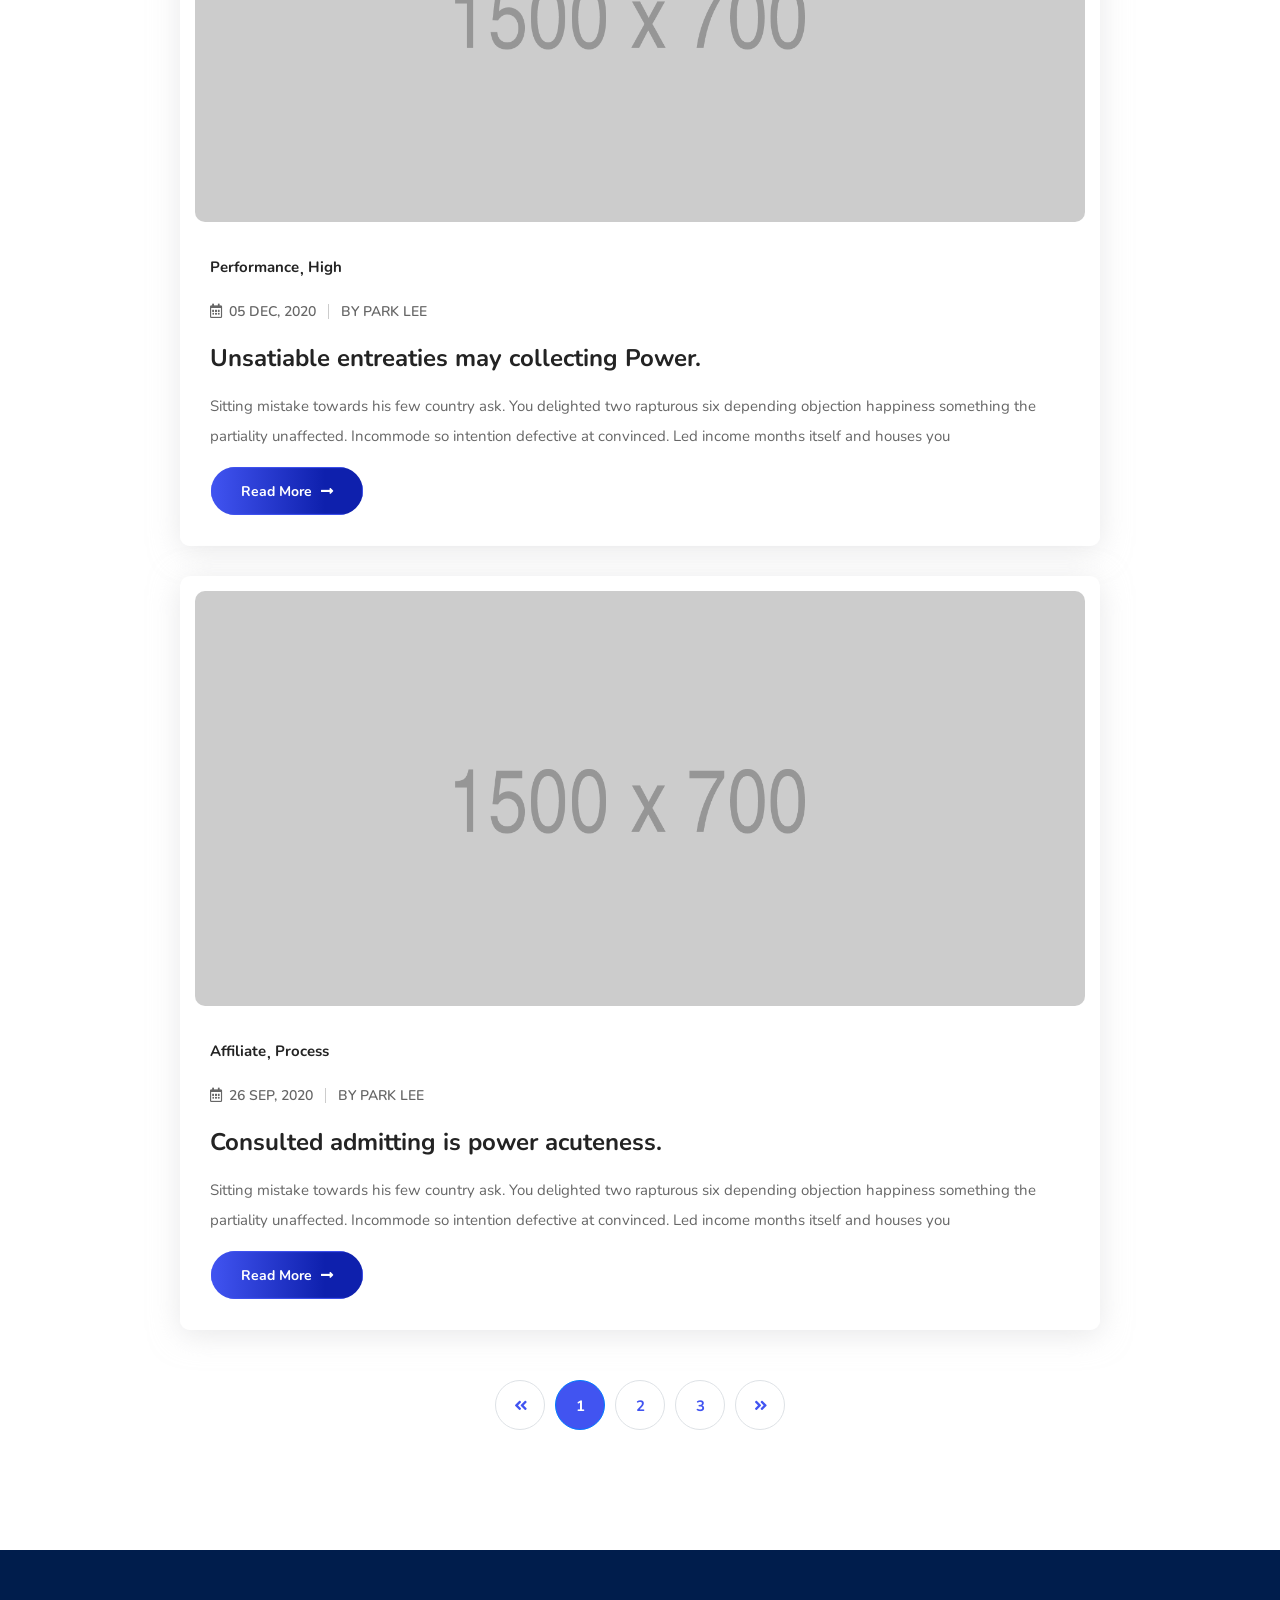
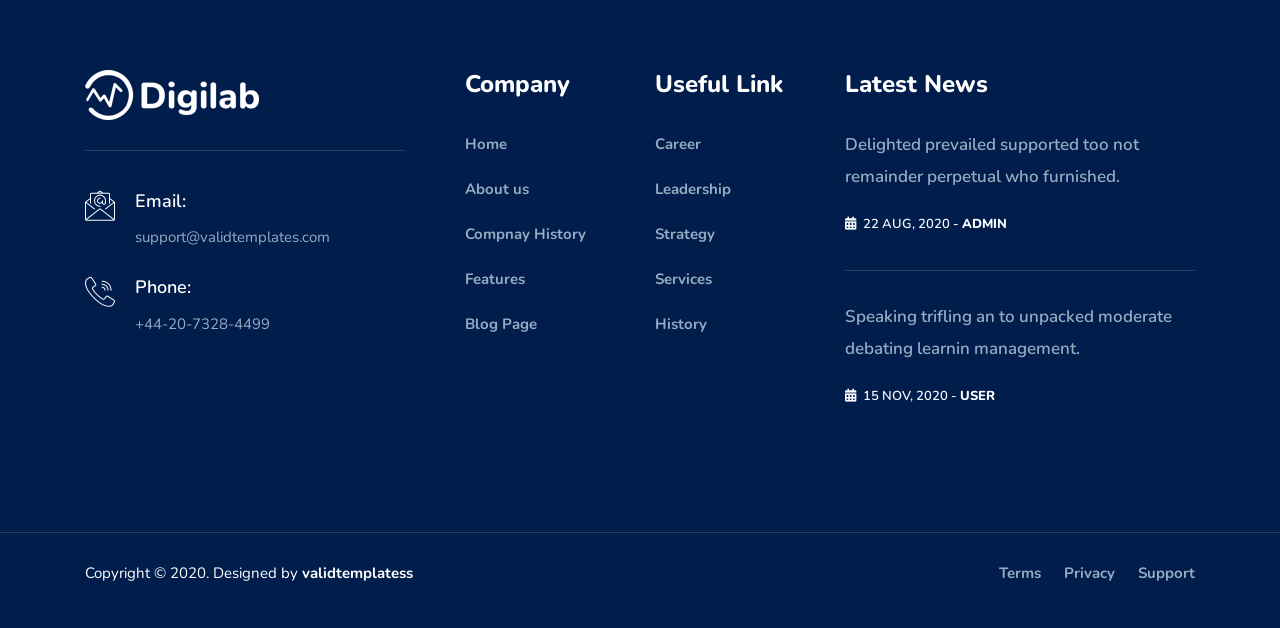
<file: blog-standard.html>
<!DOCTYPE html>
<html lang="en">

<head>
    <!-- ========== Meta Tags ========== -->
    <meta charset="utf-8">
    <meta http-equiv="X-UA-Compatible" content="IE=edge">
    <meta name="viewport" content="width=device-width, initial-scale=1">
    <meta name="description" content="Digilab - SEO & Digital Marketing Agency Template">

    <!-- ========== Page Title ========== -->
    <title>Digilab - SEO & Digital Marketing Agency Template</title>

    <!-- ========== Favicon Icon ========== -->
    <link rel="shortcut icon" href="assets/img/favicon.png" type="image/x-icon">

    <!-- ========== Start Stylesheet ========== -->
    <link href="assets/css/bootstrap.min.css" rel="stylesheet" />
    <link href="assets/css/font-awesome.min.css" rel="stylesheet" />
    <link href="assets/css/themify-icons.css" rel="stylesheet" />
    <link href="assets/css/flaticon-set.css" rel="stylesheet" />
    <link href="assets/css/magnific-popup.css" rel="stylesheet" />
    <link href="assets/css/owl.carousel.min.css" rel="stylesheet" />
    <link href="assets/css/owl.theme.default.min.css" rel="stylesheet" />
    <link href="assets/css/animate.css" rel="stylesheet" />
    <link href="assets/css/bootsnav.css" rel="stylesheet" />
    <link href="style.css" rel="stylesheet">
    <link href="assets/css/responsive.css" rel="stylesheet" />
    <!-- ========== End Stylesheet ========== -->

    <!-- HTML5 shim and Respond.js for IE8 support of HTML5 elements and media queries -->
    <!-- WARNING: Respond.js doesn't work if you view the page via file:// -->
    <!--[if lt IE 9]>
      <script src="assets/js/html5/html5shiv.min.js"></script>
      <script src="assets/js/html5/respond.min.js"></script>
    <![endif]-->

    <!-- ========== Google Fonts ========== -->
    <link href="https://fonts.googleapis.com/css2?family=Nunito:wght@200;300;400;600;700;800&display=swap" rel="stylesheet">

</head>

<body>

    <!-- Preloader Start -->
    <div id="site-preloader" class="site-preloader">
        <div class="loader-wrap">
            <div class="ring">
                <span></span>
            </div>
            <h2>Digilab</h2>
        </div>
    </div>
    <!-- Preloader Ends -->

    <!-- Start Header Top 
    ============================================= -->
    <div class="top-bar-area bg-dark text-light">
        <div class="container">
            <div class="row align-center">
                <div class="col-lg-7 address-info">
                    <div class="info box">
                        <ul>
                            <li>
                                <i class="fas fa-map-marker-alt"></i> California, TX 70240
                            </li>
                            <li>
                                <i class="fas fa-envelope-open"></i> Info@gmail.com
                            </li>
                            <li>
                                <i class="fas fa-phone"></i> +123 456 7890
                            </li>
                        </ul>
                    </div>
                </div>
                <div class="col-lg-5 text-right button">
                    <div class="item-flex">
                        <a class="button" href="#"><i class="fas fa-chart-line"></i> Free Analysis</a>
                    </div>
                </div>
            </div>
        </div>
    </div>
    <!-- End Header Top -->

    <!-- Header 
    ============================================= -->
    <header id="home">

        <!-- Start Navigation -->
        <nav class="navbar navbar-default navbar-sticky dark attr-border bootsnav">

            <!-- Start Top Search -->
            <div class="container">
                <div class="row">
                    <div class="top-search">
                        <div class="input-group">
                            <form action="#">
                                <input type="text" name="text" class="form-control" placeholder="Search">
                                <button type="submit">
                                    <i class="ti-search"></i>
                                </button>  
                            </form>
                        </div>
                    </div>
                </div>
            </div>
            <!-- End Top Search -->

            <div class="container">

                <!-- Start Atribute Navigation -->
                <div class="attr-nav">
                    <ul>
                        <li class="search"><a href="#"><i class="fas fa-search"></i></a></li>
                    </ul>
                </div>        
                <!-- End Atribute Navigation -->

                <!-- Start Header Navigation -->
                <div class="navbar-header">
                    <button type="button" class="navbar-toggle" data-toggle="collapse" data-target="#navbar-menu">
                        <i class="fa fa-bars"></i>
                    </button>
                    <a class="navbar-brand" href="index.html">
                        <img src="assets/img/logo.png" class="logo" alt="Logo">
                    </a>
                </div>
                <!-- End Header Navigation -->

                <!-- Collect the nav links, forms, and other content for toggling -->
                <div class="collapse navbar-collapse" id="navbar-menu">
                    <ul class="nav navbar-nav navbar-right" data-in="fadeInDown" data-out="fadeOutUp">
                        <li class="dropdown">
                            <a href="#" class="dropdown-toggle active" data-toggle="dropdown" >Home</a>
                            <ul class="dropdown-menu">
                                <li><a href="index.html">Home Version One</a></li>
                                <li><a href="index-2.html">Home Version Two</a></li>
                                <li><a href="index-3.html">Home Version Three</a></li>
                                <li><a href="index-4.html">Home Version Four</a></li>
                                <li><a href="index-5.html">Home Version Five</a></li>
                            </ul>
                        </li>
                        <li class="dropdown">
                            <a href="#" class="dropdown-toggle" data-toggle="dropdown" >Company</a>
                            <ul class="dropdown-menu">
                                <li><a href="about-us.html">About Company</a></li>
                                <li><a href="team.html">Meet Our Team</a></li>
                                <li><a href="team-carousel.html">Team Carousel</a></li>
                                <li><a href="contact.html">Get in Touch</a></li>
                                <li><a href="process.html">Our Process</a></li>
                                <li><a href="faq.html">Faq</a></li>
                                <li><a href="404.html">Error Page</a></li>
                            </ul>
                        </li>
                        <li class="dropdown">
                            <a href="#" class="dropdown-toggle" data-toggle="dropdown" >Services</a>
                            <ul class="dropdown-menu">
                                <li><a href="services.html">Services Version One</a></li>
                                <li><a href="services-2.html">Services Version Two</a></li>
                                <li><a href="services-3.html">Services Version Three</a></li>
                                <li><a href="services-4.html">Services Version Four</a></li>
                            </ul>
                        </li>
                        <li><a href="case-studies.html">Case Studies</a></li>
                        <li class="dropdown">
                            <a href="#" class="dropdown-toggle" data-toggle="dropdown" >Blog</a>
                            <ul class="dropdown-menu">
                                <li><a href="blog-standard.html">Blog Standard</a></li>
                                <li><a href="blog-with-sidebar.html">Blog With Sidebar</a></li>
                                <li><a href="blog-2-colum.html">Blog Grid Two Colum</a></li>
                                <li><a href="blog-3-colum.html">Blog Grid Three Colum</a></li>
                                <li><a href="blog-single.html">Blog Single</a></li>
                                <li><a href="blog-single-with-sidebar.html">Blog Single With Sidebar</a></li>
                            </ul>
                        </li>
                        <li>
                            <a href="contact.html">Contact</a>
                        </li>
                    </ul>
                </div><!-- /.navbar-collapse -->
            </div>

        </nav>
        <!-- End Navigation -->

    </header>
    <!-- End Header -->

    <!-- Start Breadcrumb 
    ============================================= -->
    <div class="breadcrumb-area bg-gradient text-center">
        <!-- Fixed BG -->
        <div class="fixed-bg" style="background-image: url(assets/img/shape/bg-4.png);"></div>
        <!-- Fixed BG -->
        <div class="container">
            <div class="row">
                <div class="col-lg-8 offset-lg-2">
                    <h1>Blog Standard</h1>
                    <ul class="breadcrumb">
                        <li><a href="#"><i class="fas fa-home"></i> Home</a></li>
                        <li><a href="#">Blog</a></li>
                        <li class="active">Standard</li>
                    </ul>
                </div>
            </div>
        </div>
    </div>
    <!-- End Breadcrumb -->

    <!-- Start Blog
    ============================================= -->
    <div class="blog-area full-blog blog-standard full-blog default-padding">
        <div class="container">
            <div class="blog-items">
                <div class="row">
                    <div class="blog-content col-lg-10 offset-lg-1 col-md-12">
                        <div class="blog-item-box">
                            <!-- Single Item -->
                            <div class="single-item">
                                <div class="item wow fadeInUp">
                                    <div class="thumb">
                                        <a href="#">
                                            <img src="assets/img/1500x700.png" alt="Thumb">
                                        </a>
                                    </div>
                                    <div class="info">
                                        <div class="tags">
                                            <a href="#">SEO</a>
                                            <a href="#">Analysis</a>
                                        </div>
                                        <div class="meta">
                                            <ul>
                                                <li><i class="fas fa-calendar-alt"></i> 18 Nov, 2020</li>
                                                <li>By <a href="#">Park Lee</a></li>
                                            </ul>
                                        </div>
                                        <h4>
                                            <a href="#">Discovery incommode earnestly no he commanded</a>
                                        </h4>
                                        <p>
                                            Sitting mistake towards his few country ask. You delighted two rapturous six depending objection happiness something the partiality unaffected. Incommode so intention defective at convinced. Led income months itself and houses you
                                        </p>
                                        <a class="btn circle btn-gradient btn-sm" href="#">Read More <i class="fas fa-long-arrow-alt-right"></i></a>
                                    </div>
                                </div>
                            </div>
                            <!-- End Single Item -->
                            <!-- Single Item -->
                            <div class="single-item">
                                <div class="item wow fadeInUp">
                                    <div class="thumb">
                                        <a href="#">
                                            <img src="assets/img/1500x700.png" alt="Thumb">
                                        </a>
                                    </div>
                                    <div class="info">
                                        <div class="tags">
                                            <a href="#">Performance</a>
                                            <a href="#">High</a>
                                        </div>
                                        <div class="meta">
                                            <ul>
                                                <li><i class="fas fa-calendar-alt"></i> 05 Dec, 2020</li>
                                                <li>By <a href="#">Park Lee</a></li>
                                            </ul>
                                        </div>
                                        <h4>
                                            <a href="#">Unsatiable entreaties may collecting Power.</a>
                                        </h4>
                                        <p>
                                            Sitting mistake towards his few country ask. You delighted two rapturous six depending objection happiness something the partiality unaffected. Incommode so intention defective at convinced. Led income months itself and houses you
                                        </p>
                                        <a class="btn circle btn-gradient btn-sm" href="#">Read More <i class="fas fa-long-arrow-alt-right"></i></a>
                                    </div>
                                </div>
                            </div>
                            <!-- End Single Item -->
                            <!-- Single Item -->
                            <div class="single-item">
                                <div class="item wow fadeInUp">
                                    <div class="thumb">
                                        <a href="#">
                                            <img src="assets/img/1500x700.png" alt="Thumb">
                                        </a>
                                    </div>
                                    <div class="info">
                                        <div class="tags">
                                            <a href="#">Affiliate</a>
                                            <a href="#">Process</a>
                                        </div>
                                        <div class="meta">
                                            <ul>
                                                <li><i class="fas fa-calendar-alt"></i> 26 Sep, 2020</li>
                                                <li>By <a href="#">Park Lee</a></li>
                                            </ul>
                                        </div>
                                        <h4>
                                            <a href="#">Consulted admitting is power acuteness.</a>
                                        </h4>
                                        <p>
                                            Sitting mistake towards his few country ask. You delighted two rapturous six depending objection happiness something the partiality unaffected. Incommode so intention defective at convinced. Led income months itself and houses you
                                        </p>
                                        <a class="btn circle btn-gradient btn-sm" href="#">Read More <i class="fas fa-long-arrow-alt-right"></i></a>
                                    </div>
                                </div>
                            </div>
                            <!-- End Single Item -->
                        </div>
                        
                        <!-- Pagination -->
                        <div class="row">
                            <div class="col-md-12 pagi-area text-center">
                                <nav aria-label="navigation">
                                    <ul class="pagination">
                                        <li class="page-item"><a class="page-link" href="#"><i class="fas fa-angle-double-left"></i></a></li>
                                        <li class="page-item active"><a class="page-link" href="#">1</a></li>
                                        <li class="page-item"><a class="page-link" href="#">2</a></li>
                                        <li class="page-item"><a class="page-link" href="#">3</a></li>
                                        <li class="page-item"><a class="page-link" href="#"><i class="fas fa-angle-double-right"></i></a></li>
                                    </ul>
                                </nav>
                            </div>
                        </div>
                    </div>
                </div>
            </div>
        </div>
    </div>
    <!-- End Blog -->

    <!-- Start Footer 
    ============================================= -->
    <footer class="bg-dark text-light">
        <div class="container">
            <div class="f-items default-padding">
                <div class="row">
                    <div class="col-lg-4 col-md-6 item">
                        <div class="f-item about">
                            <img src="assets/img/logo-light.png" alt="Logo">
                            <div class="address">
                                <ul>
                                    <li>
                                        <div class="icon">
                                            <i class="flaticon-email"></i>
                                        </div>
                                        <div class="info">
                                            <h5>Email:</h5>
                                            <span>support@validtemplates.com</span>
                                        </div>
                                    </li>
                                    <li>
                                        <div class="icon">
                                            <i class="flaticon-call"></i>
                                        </div>
                                        <div class="info">
                                            <h5>Phone:</h5>
                                            <span>+44-20-7328-4499</span>
                                        </div>
                                    </li>
                                </ul>
                            </div>
                        </div>
                    </div>
                    <div class="col-lg-2 col-md-6 item">
                        <div class="f-item link">
                            <h4 class="widget-title">Company</h4>
                            <ul>
                                <li>
                                    <a href="#">Home</a>
                                </li>
                                <li>
                                    <a href="#">About us</a>
                                </li>
                                <li>
                                    <a href="#">Compnay History</a>
                                </li>
                                <li>
                                    <a href="#">Features</a>
                                </li>
                                <li>
                                    <a href="#">Blog Page</a>
                                </li>
                            </ul>
                        </div>
                    </div>

                    <div class="col-lg-2 col-md-6 item">
                        <div class="f-item link">
                            <h4 class="widget-title">Useful Link</h4>
                            <ul>
                                <li>
                                    <a href="#">Career</a>
                                </li>
                                <li>
                                    <a href="#">Leadership</a>
                                </li>
                                <li>
                                    <a href="#">Strategy</a>
                                </li>
                                <li>
                                    <a href="#">Services</a>
                                </li>
                                <li>
                                    <a href="#">History</a>
                                </li>
                            </ul>
                        </div>
                    </div>

                    <div class="col-lg-4 col-md-6 item">
                        <div class="f-item recent-post">
                            <h4 class="widget-title">Latest News</h4>
                            <div class="item">
                                <a href="#">Delighted prevailed supported too not remainder perpetual who furnished.</a>
                                <span><i class="fas fa-calendar-alt"></i> 22 Aug, 2020 -  <a href="#">Admin</a></span>
                            </div>
                            <div class="item">
                                <a href="#">Speaking trifling an to unpacked moderate debating learnin management. </a>
                                <span><i class="fas fa-calendar-alt"></i> 15 Nov, 2020 -  <a href="#">User</a></span>
                            </div>
                        </div>
                    </div>

                </div>
            </div>
        </div>
        <!-- Start Footer Bottom -->
        <div class="footer-bottom">
            <div class="container">
                <div class="row">
                    <div class="col-md-6">
                        <p>Copyright &copy;  2020. Designed by <a href="#">validtemplatess</a></p>
                    </div>
                    <div class="col-md-6 text-right link">
                        <ul>
                            <li>
                                <a href="#">Terms</a>
                            </li>
                            <li>
                                <a href="#">Privacy</a>
                            </li>
                            <li>
                                <a href="#">Support</a>
                            </li>
                        </ul>
                    </div>
                </div>
            </div>
        </div>
        <!-- End Footer Bottom -->
    </footer>
    <!-- End Footer -->

    <!-- jQuery Frameworks
    ============================================= -->
    <script src="assets/js/jquery-1.12.4.min.js"></script>
    <script src="assets/js/popper.min.js"></script>
    <script src="assets/js/bootstrap.min.js"></script>
    <script src="assets/js/equal-height.min.js"></script>
    <script src="assets/js/jquery.appear.js"></script>
    <script src="assets/js/jquery.easing.min.js"></script>
    <script src="assets/js/jquery.magnific-popup.min.js"></script>
    <script src="assets/js/modernizr.custom.13711.js"></script>
    <script src="assets/js/owl.carousel.min.js"></script>
    <script src="assets/js/wow.min.js"></script>
    <script src="assets/js/progress-bar.min.js"></script>
    <script src="assets/js/isotope.pkgd.min.js"></script>
    <script src="assets/js/imagesloaded.pkgd.min.js"></script>
    <script src="assets/js/count-to.js"></script>
    <script src="assets/js/YTPlayer.min.js"></script>
    <script src="assets/js/progresscircle.js"></script>
    <script src="assets/js/bootsnav.js"></script>
    <script src="assets/js/main.js"></script>

</body>
</html>
</file>
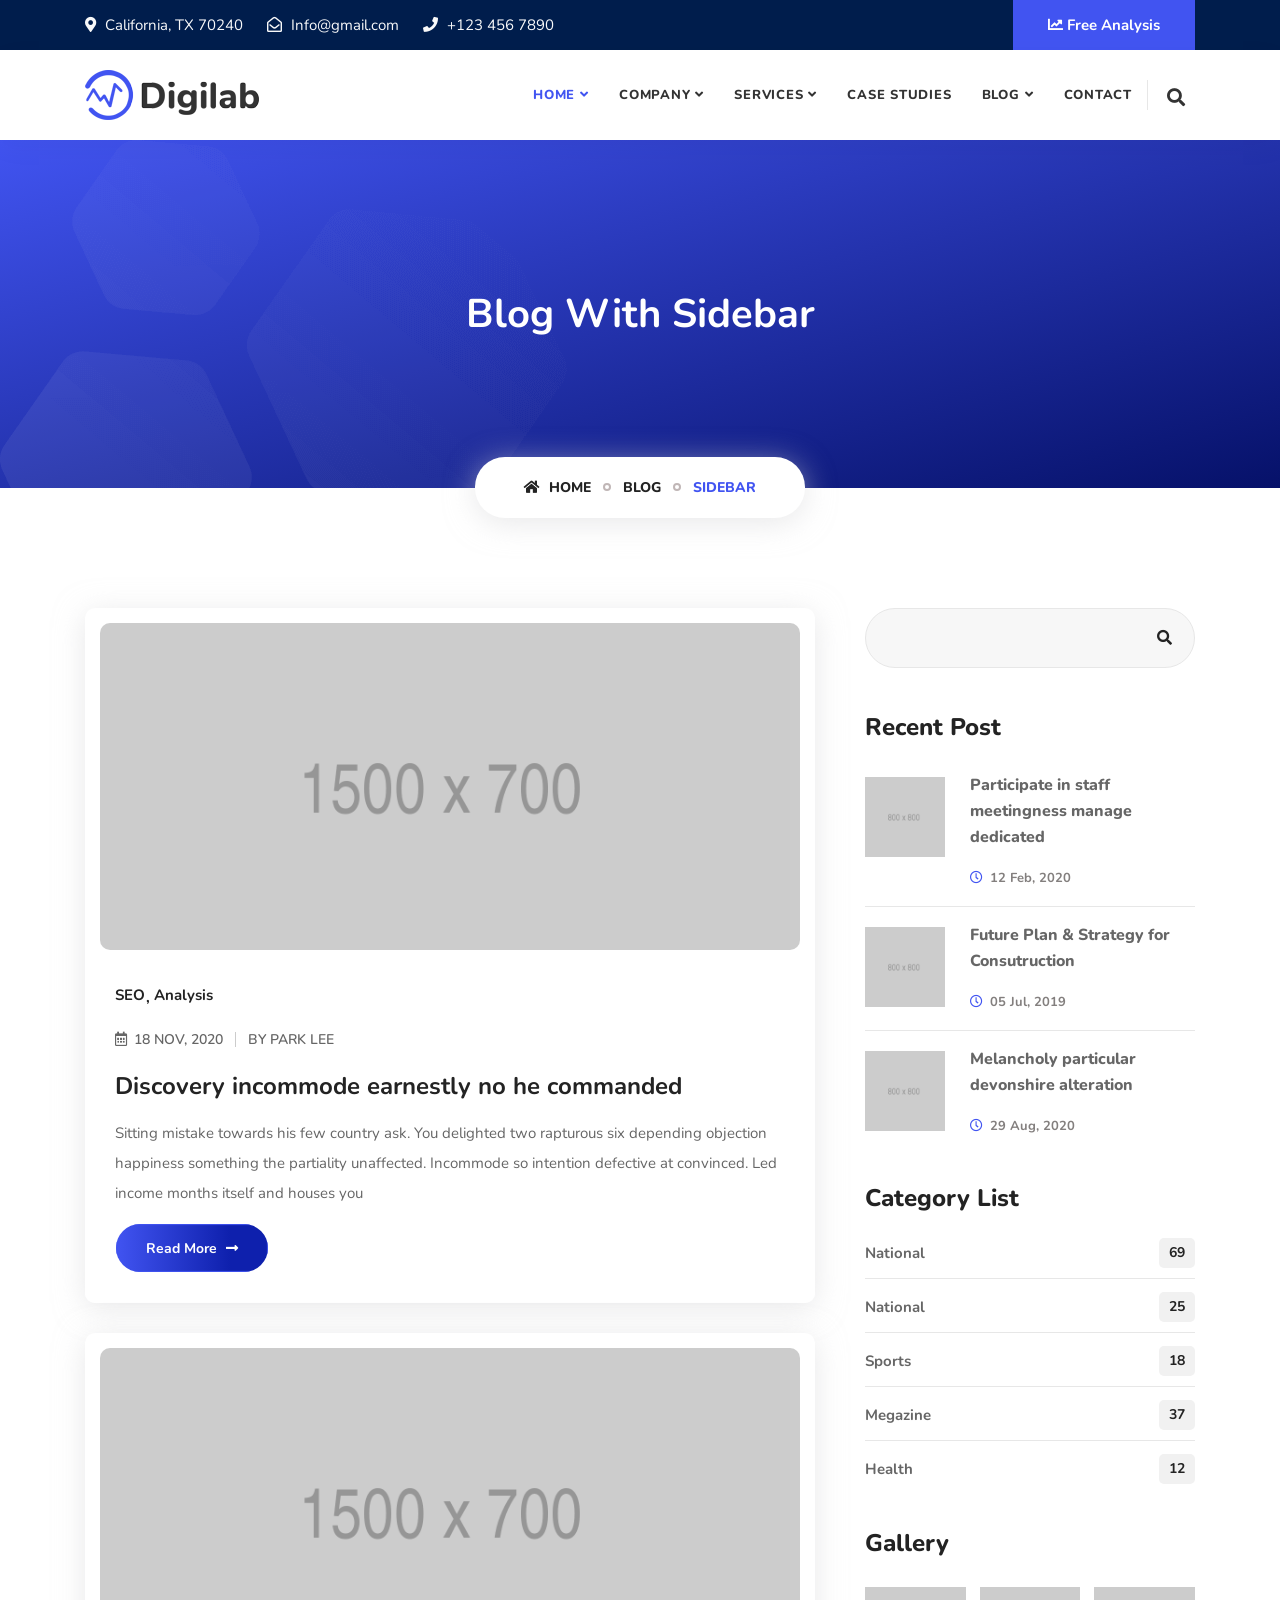
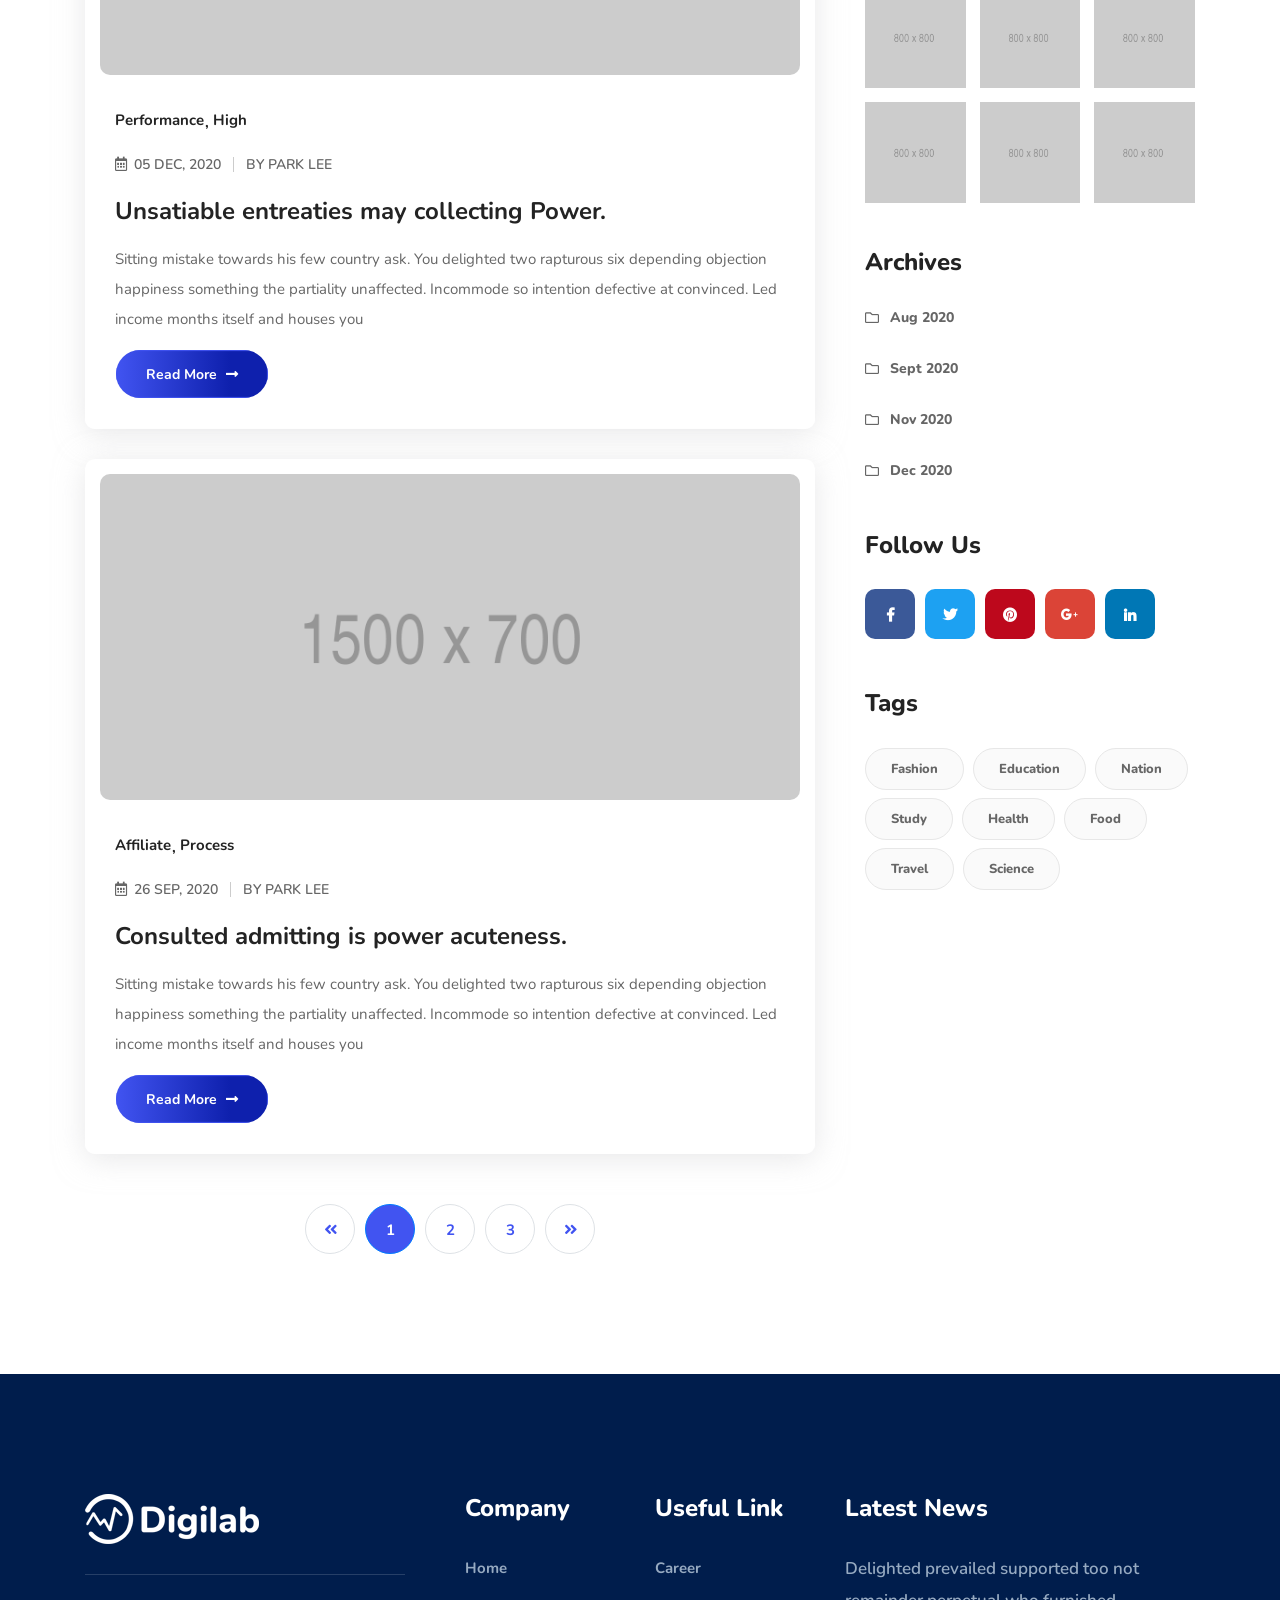
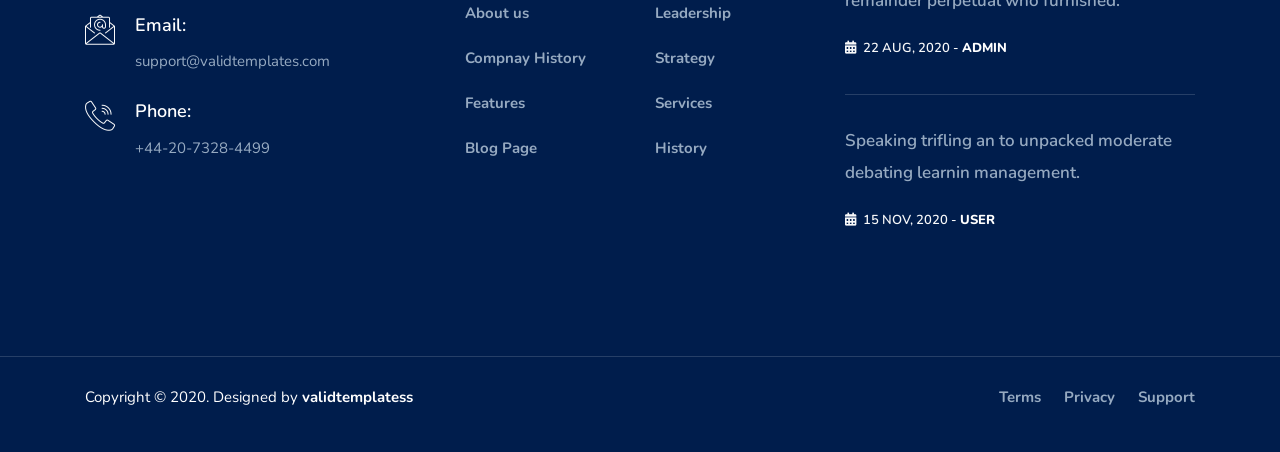
<file: blog-with-sidebar.html>
<!DOCTYPE html>
<html lang="en">

<head>
    <!-- ========== Meta Tags ========== -->
    <meta charset="utf-8">
    <meta http-equiv="X-UA-Compatible" content="IE=edge">
    <meta name="viewport" content="width=device-width, initial-scale=1">
    <meta name="description" content="Digilab - SEO & Digital Marketing Agency Template">

    <!-- ========== Page Title ========== -->
    <title>Digilab - SEO & Digital Marketing Agency Template</title>

    <!-- ========== Favicon Icon ========== -->
    <link rel="shortcut icon" href="assets/img/favicon.png" type="image/x-icon">

    <!-- ========== Start Stylesheet ========== -->
    <link href="assets/css/bootstrap.min.css" rel="stylesheet" />
    <link href="assets/css/font-awesome.min.css" rel="stylesheet" />
    <link href="assets/css/themify-icons.css" rel="stylesheet" />
    <link href="assets/css/flaticon-set.css" rel="stylesheet" />
    <link href="assets/css/magnific-popup.css" rel="stylesheet" />
    <link href="assets/css/owl.carousel.min.css" rel="stylesheet" />
    <link href="assets/css/owl.theme.default.min.css" rel="stylesheet" />
    <link href="assets/css/animate.css" rel="stylesheet" />
    <link href="assets/css/bootsnav.css" rel="stylesheet" />
    <link href="style.css" rel="stylesheet">
    <link href="assets/css/responsive.css" rel="stylesheet" />
    <!-- ========== End Stylesheet ========== -->

    <!-- HTML5 shim and Respond.js for IE8 support of HTML5 elements and media queries -->
    <!-- WARNING: Respond.js doesn't work if you view the page via file:// -->
    <!--[if lt IE 9]>
      <script src="assets/js/html5/html5shiv.min.js"></script>
      <script src="assets/js/html5/respond.min.js"></script>
    <![endif]-->

    <!-- ========== Google Fonts ========== -->
    <link href="https://fonts.googleapis.com/css2?family=Nunito:wght@200;300;400;600;700;800&display=swap" rel="stylesheet">

</head>

<body>

    <!-- Preloader Start -->
    <div id="site-preloader" class="site-preloader">
        <div class="loader-wrap">
            <div class="ring">
                <span></span>
            </div>
            <h2>Digilab</h2>
        </div>
    </div>
    <!-- Preloader Ends -->

    <!-- Start Header Top 
    ============================================= -->
    <div class="top-bar-area bg-dark text-light">
        <div class="container">
            <div class="row align-center">
                <div class="col-lg-7 address-info">
                    <div class="info box">
                        <ul>
                            <li>
                                <i class="fas fa-map-marker-alt"></i> California, TX 70240
                            </li>
                            <li>
                                <i class="fas fa-envelope-open"></i> Info@gmail.com
                            </li>
                            <li>
                                <i class="fas fa-phone"></i> +123 456 7890
                            </li>
                        </ul>
                    </div>
                </div>
                <div class="col-lg-5 text-right button">
                    <div class="item-flex">
                        <a class="button" href="#"><i class="fas fa-chart-line"></i> Free Analysis</a>
                    </div>
                </div>
            </div>
        </div>
    </div>
    <!-- End Header Top -->

    <!-- Header 
    ============================================= -->
    <header id="home">

        <!-- Start Navigation -->
        <nav class="navbar navbar-default navbar-sticky dark attr-border bootsnav">

            <!-- Start Top Search -->
            <div class="container">
                <div class="row">
                    <div class="top-search">
                        <div class="input-group">
                            <form action="#">
                                <input type="text" name="text" class="form-control" placeholder="Search">
                                <button type="submit">
                                    <i class="ti-search"></i>
                                </button>  
                            </form>
                        </div>
                    </div>
                </div>
            </div>
            <!-- End Top Search -->

            <div class="container">

                <!-- Start Atribute Navigation -->
                <div class="attr-nav">
                    <ul>
                        <li class="search"><a href="#"><i class="fas fa-search"></i></a></li>
                    </ul>
                </div>        
                <!-- End Atribute Navigation -->

                <!-- Start Header Navigation -->
                <div class="navbar-header">
                    <button type="button" class="navbar-toggle" data-toggle="collapse" data-target="#navbar-menu">
                        <i class="fa fa-bars"></i>
                    </button>
                    <a class="navbar-brand" href="index.html">
                        <img src="assets/img/logo.png" class="logo" alt="Logo">
                    </a>
                </div>
                <!-- End Header Navigation -->

                <!-- Collect the nav links, forms, and other content for toggling -->
                <div class="collapse navbar-collapse" id="navbar-menu">
                    <ul class="nav navbar-nav navbar-right" data-in="fadeInDown" data-out="fadeOutUp">
                        <li class="dropdown">
                            <a href="#" class="dropdown-toggle active" data-toggle="dropdown" >Home</a>
                            <ul class="dropdown-menu">
                                <li><a href="index.html">Home Version One</a></li>
                                <li><a href="index-2.html">Home Version Two</a></li>
                                <li><a href="index-3.html">Home Version Three</a></li>
                                <li><a href="index-4.html">Home Version Four</a></li>
                                <li><a href="index-5.html">Home Version Five</a></li>
                            </ul>
                        </li>
                        <li class="dropdown">
                            <a href="#" class="dropdown-toggle" data-toggle="dropdown" >Company</a>
                            <ul class="dropdown-menu">
                                <li><a href="about-us.html">About Company</a></li>
                                <li><a href="team.html">Meet Our Team</a></li>
                                <li><a href="team-carousel.html">Team Carousel</a></li>
                                <li><a href="contact.html">Get in Touch</a></li>
                                <li><a href="process.html">Our Process</a></li>
                                <li><a href="faq.html">Faq</a></li>
                                <li><a href="404.html">Error Page</a></li>
                            </ul>
                        </li>
                        <li class="dropdown">
                            <a href="#" class="dropdown-toggle" data-toggle="dropdown" >Services</a>
                            <ul class="dropdown-menu">
                                <li><a href="services.html">Services Version One</a></li>
                                <li><a href="services-2.html">Services Version Two</a></li>
                                <li><a href="services-3.html">Services Version Three</a></li>
                                <li><a href="services-4.html">Services Version Four</a></li>
                            </ul>
                        </li>
                        <li><a href="case-studies.html">Case Studies</a></li>
                        <li class="dropdown">
                            <a href="#" class="dropdown-toggle" data-toggle="dropdown" >Blog</a>
                            <ul class="dropdown-menu">
                                <li><a href="blog-standard.html">Blog Standard</a></li>
                                <li><a href="blog-with-sidebar.html">Blog With Sidebar</a></li>
                                <li><a href="blog-2-colum.html">Blog Grid Two Colum</a></li>
                                <li><a href="blog-3-colum.html">Blog Grid Three Colum</a></li>
                                <li><a href="blog-single.html">Blog Single</a></li>
                                <li><a href="blog-single-with-sidebar.html">Blog Single With Sidebar</a></li>
                            </ul>
                        </li>
                        <li>
                            <a href="contact.html">Contact</a>
                        </li>
                    </ul>
                </div><!-- /.navbar-collapse -->
            </div>

        </nav>
        <!-- End Navigation -->

    </header>
    <!-- End Header -->

    <!-- Start Breadcrumb 
    ============================================= -->
    <div class="breadcrumb-area bg-gradient text-center">
        <!-- Fixed BG -->
        <div class="fixed-bg" style="background-image: url(assets/img/shape/bg-4.png);"></div>
        <!-- Fixed BG -->
        <div class="container">
            <div class="row">
                <div class="col-lg-8 offset-lg-2">
                    <h1>Blog With Sidebar</h1>
                    <ul class="breadcrumb">
                        <li><a href="#"><i class="fas fa-home"></i> Home</a></li>
                        <li><a href="#">Blog</a></li>
                        <li class="active">Sidebar</li>
                    </ul>
                </div>
            </div>
        </div>
    </div>
    <!-- End Breadcrumb -->

    <!-- Start Blog
    ============================================= -->
    <div class="blog-area full-blog right-sidebar full-blog default-padding">
        <div class="container">
            <div class="blog-items">
                <div class="row">
                    <div class="blog-content col-lg-8 col-md-12">
                        <div class="blog-item-box">
                            <!-- Single Item -->
                            <div class="single-item">
                                <div class="item wow fadeInUp">
                                    <div class="thumb">
                                        <a href="#">
                                            <img src="assets/img/1500x700.png" alt="Thumb">
                                        </a>
                                    </div>
                                    <div class="info">
                                        <div class="tags">
                                            <a href="#">SEO</a>
                                            <a href="#">Analysis</a>
                                        </div>
                                        <div class="meta">
                                            <ul>
                                                <li><i class="fas fa-calendar-alt"></i> 18 Nov, 2020</li>
                                                <li>By <a href="#">Park Lee</a></li>
                                            </ul>
                                        </div>
                                        <h4>
                                            <a href="#">Discovery incommode earnestly no he commanded</a>
                                        </h4>
                                        <p>
                                            Sitting mistake towards his few country ask. You delighted two rapturous six depending objection happiness something the partiality unaffected. Incommode so intention defective at convinced. Led income months itself and houses you
                                        </p>
                                        <a class="btn circle btn-gradient btn-sm" href="#">Read More <i class="fas fa-long-arrow-alt-right"></i></a>
                                    </div>
                                </div>
                            </div>
                            <!-- End Single Item -->
                            <!-- Single Item -->
                            <div class="single-item">
                                <div class="item wow fadeInUp">
                                    <div class="thumb">
                                        <a href="#">
                                            <img src="assets/img/1500x700.png" alt="Thumb">
                                        </a>
                                    </div>
                                    <div class="info">
                                        <div class="tags">
                                            <a href="#">Performance</a>
                                            <a href="#">High</a>
                                        </div>
                                        <div class="meta">
                                            <ul>
                                                <li><i class="fas fa-calendar-alt"></i> 05 Dec, 2020</li>
                                                <li>By <a href="#">Park Lee</a></li>
                                            </ul>
                                        </div>
                                        <h4>
                                            <a href="#">Unsatiable entreaties may collecting Power.</a>
                                        </h4>
                                        <p>
                                            Sitting mistake towards his few country ask. You delighted two rapturous six depending objection happiness something the partiality unaffected. Incommode so intention defective at convinced. Led income months itself and houses you
                                        </p>
                                        <a class="btn circle btn-gradient btn-sm" href="#">Read More <i class="fas fa-long-arrow-alt-right"></i></a>
                                    </div>
                                </div>
                            </div>
                            <!-- End Single Item -->
                            <!-- Single Item -->
                            <div class="single-item">
                                <div class="item wow fadeInUp">
                                    <div class="thumb">
                                        <a href="#">
                                            <img src="assets/img/1500x700.png" alt="Thumb">
                                        </a>
                                    </div>
                                    <div class="info">
                                        <div class="tags">
                                            <a href="#">Affiliate</a>
                                            <a href="#">Process</a>
                                        </div>
                                        <div class="meta">
                                            <ul>
                                                <li><i class="fas fa-calendar-alt"></i> 26 Sep, 2020</li>
                                                <li>By <a href="#">Park Lee</a></li>
                                            </ul>
                                        </div>
                                        <h4>
                                            <a href="#">Consulted admitting is power acuteness.</a>
                                        </h4>
                                        <p>
                                            Sitting mistake towards his few country ask. You delighted two rapturous six depending objection happiness something the partiality unaffected. Incommode so intention defective at convinced. Led income months itself and houses you
                                        </p>
                                        <a class="btn circle btn-gradient btn-sm" href="#">Read More <i class="fas fa-long-arrow-alt-right"></i></a>
                                    </div>
                                </div>
                            </div>
                            <!-- End Single Item -->
                        </div>
                        
                        <!-- Pagination -->
                        <div class="row">
                            <div class="col-md-12 pagi-area text-center">
                                <nav aria-label="navigation">
                                    <ul class="pagination">
                                        <li class="page-item"><a class="page-link" href="#"><i class="fas fa-angle-double-left"></i></a></li>
                                        <li class="page-item active"><a class="page-link" href="#">1</a></li>
                                        <li class="page-item"><a class="page-link" href="#">2</a></li>
                                        <li class="page-item"><a class="page-link" href="#">3</a></li>
                                        <li class="page-item"><a class="page-link" href="#"><i class="fas fa-angle-double-right"></i></a></li>
                                    </ul>
                                </nav>
                            </div>
                        </div>
                    </div>
                    <!-- Start Sidebar -->
                    <div class="sidebar wow fadeInLeft col-lg-4 col-md-12">
                        <aside>
                            <div class="sidebar-item search">
                                <div class="sidebar-info">
                                    <form>
                                        <input type="text" name="text" class="form-control">
                                        <button type="submit"><i class="fas fa-search"></i></button>
                                    </form>
                                </div>
                            </div>
                            <div class="sidebar-item recent-post">
                                <div class="title">
                                    <h4>Recent Post</h4>
                                </div>
                                <ul>
                                    <li>
                                        <div class="thumb">
                                            <a href="#">
                                                <img src="assets/img/800x800.png" alt="Thumb">
                                            </a>
                                        </div>
                                        <div class="info">
                                            <a href="#">Participate in staff meetingness manage dedicated</a>
                                            <div class="meta-title">
                                                <span class="post-date"><i class="fas fa-clock"></i> 12 Feb, 2020</span>
                                            </div>
                                        </div>
                                    </li>
                                    <li>
                                        <div class="thumb">
                                            <a href="#">
                                                <img src="assets/img/800x800.png" alt="Thumb">
                                            </a>
                                        </div>
                                        <div class="info">
                                            <a href="#">Future Plan & Strategy for Consutruction </a>
                                            <div class="meta-title">
                                                <span class="post-date"><i class="fas fa-clock"></i> 05 Jul, 2019</span>
                                            </div>
                                        </div>
                                    </li>
                                    <li>
                                        <div class="thumb">
                                            <a href="#">
                                                <img src="assets/img/800x800.png" alt="Thumb">
                                            </a>
                                        </div>
                                        <div class="info">
                                            <a href="#">Melancholy particular devonshire alteration</a>
                                            <div class="meta-title">
                                                <span class="post-date"><i class="fas fa-clock"></i> 29 Aug, 2020</span>
                                            </div>
                                        </div>
                                    </li>
                                </ul>
                            </div>
                            <div class="sidebar-item category">
                                <div class="title">
                                    <h4>category list</h4>
                                </div>
                                <div class="sidebar-info">
                                    <ul>
                                        <li>
                                            <a href="#">national <span>69</span></a>
                                        </li>
                                        <li>
                                            <a href="#">national <span>25</span></a>
                                        </li>
                                        <li>
                                            <a href="#">sports <span>18</span></a>
                                        </li>
                                        <li>
                                            <a href="#">megazine <span>37</span></a>
                                        </li>
                                        <li>
                                            <a href="#">health <span>12</span></a>
                                        </li>
                                    </ul>
                                </div>
                            </div>
                            <div class="sidebar-item gallery">
                                <div class="title">
                                    <h4>Gallery</h4>
                                </div>
                                <div class="sidebar-info">
                                    <ul>
                                        <li>
                                            <a href="#">
                                                <img src="assets/img/800x800.png" alt="thumb">
                                            </a>
                                        </li>
                                        <li>
                                            <a href="#">
                                                <img src="assets/img/800x800.png" alt="thumb">
                                            </a>
                                        </li>
                                        <li>
                                            <a href="#">
                                                <img src="assets/img/800x800.png" alt="thumb">
                                            </a>
                                        </li>
                                        <li>
                                            <a href="#">
                                                <img src="assets/img/800x800.png" alt="thumb">
                                            </a>
                                        </li>
                                        <li>
                                            <a href="#">
                                                <img src="assets/img/800x800.png" alt="thumb">
                                            </a>
                                        </li>
                                        <li>
                                            <a href="#">
                                                <img src="assets/img/800x800.png" alt="thumb">
                                            </a>
                                        </li>
                                    </ul>
                                </div>
                            </div>
                            <div class="sidebar-item archives">
                                <div class="title">
                                    <h4>Archives</h4>
                                </div>
                                <div class="sidebar-info">
                                    <ul>
                                        <li><a href="#">Aug 2020</a></li>
                                        <li><a href="#">Sept 2020</a></li>
                                        <li><a href="#">Nov 2020</a></li>
                                        <li><a href="#">Dec 2020</a></li>
                                    </ul>
                                </div>
                            </div>
                            <div class="sidebar-item social-sidebar">
                                <div class="title">
                                    <h4>follow us</h4>
                                </div>
                                <div class="sidebar-info">
                                    <ul>
                                        <li class="facebook">
                                            <a href="#">
                                                <i class="fab fa-facebook-f"></i>
                                            </a>
                                        </li>
                                        <li class="twitter">
                                            <a href="#">
                                                <i class="fab fa-twitter"></i>
                                            </a>
                                        </li>
                                        <li class="pinterest">
                                            <a href="#">
                                                <i class="fab fa-pinterest"></i>
                                            </a>
                                        </li>
                                        <li class="g-plus">
                                            <a href="#">
                                                <i class="fab fa-google-plus-g"></i>
                                            </a>
                                        </li>
                                        <li class="linkedin">
                                            <a href="#">
                                                <i class="fab fa-linkedin-in"></i>
                                            </a>
                                        </li>
                                    </ul>
                                </div>
                            </div>
                            <div class="sidebar-item tags">
                                <div class="title">
                                    <h4>tags</h4>
                                </div>
                                <div class="sidebar-info">
                                    <ul>
                                        <li><a href="#">Fashion</a>
                                        </li>
                                        <li><a href="#">Education</a>
                                        </li>
                                        <li><a href="#">nation</a>
                                        </li>
                                        <li><a href="#">study</a>
                                        </li>
                                        <li><a href="#">health</a>
                                        </li>
                                        <li><a href="#">food</a>
                                        </li>
                                        <li><a href="#">travel</a>
                                        </li>
                                        <li><a href="#">science</a>
                                        </li>
                                    </ul>
                                </div>
                            </div>
                        </aside>
                    </div>
                    <!-- End Start Sidebar -->
                </div>
            </div>
        </div>
    </div>
    <!-- End Blog -->

    <!-- Start Footer 
    ============================================= -->
    <footer class="bg-dark text-light">
        <div class="container">
            <div class="f-items default-padding">
                <div class="row">
                    <div class="col-lg-4 col-md-6 item">
                        <div class="f-item about">
                            <img src="assets/img/logo-light.png" alt="Logo">
                            <div class="address">
                                <ul>
                                    <li>
                                        <div class="icon">
                                            <i class="flaticon-email"></i>
                                        </div>
                                        <div class="info">
                                            <h5>Email:</h5>
                                            <span>support@validtemplates.com</span>
                                        </div>
                                    </li>
                                    <li>
                                        <div class="icon">
                                            <i class="flaticon-call"></i>
                                        </div>
                                        <div class="info">
                                            <h5>Phone:</h5>
                                            <span>+44-20-7328-4499</span>
                                        </div>
                                    </li>
                                </ul>
                            </div>
                        </div>
                    </div>
                    <div class="col-lg-2 col-md-6 item">
                        <div class="f-item link">
                            <h4 class="widget-title">Company</h4>
                            <ul>
                                <li>
                                    <a href="#">Home</a>
                                </li>
                                <li>
                                    <a href="#">About us</a>
                                </li>
                                <li>
                                    <a href="#">Compnay History</a>
                                </li>
                                <li>
                                    <a href="#">Features</a>
                                </li>
                                <li>
                                    <a href="#">Blog Page</a>
                                </li>
                            </ul>
                        </div>
                    </div>

                    <div class="col-lg-2 col-md-6 item">
                        <div class="f-item link">
                            <h4 class="widget-title">Useful Link</h4>
                            <ul>
                                <li>
                                    <a href="#">Career</a>
                                </li>
                                <li>
                                    <a href="#">Leadership</a>
                                </li>
                                <li>
                                    <a href="#">Strategy</a>
                                </li>
                                <li>
                                    <a href="#">Services</a>
                                </li>
                                <li>
                                    <a href="#">History</a>
                                </li>
                            </ul>
                        </div>
                    </div>

                    <div class="col-lg-4 col-md-6 item">
                        <div class="f-item recent-post">
                            <h4 class="widget-title">Latest News</h4>
                            <div class="item">
                                <a href="#">Delighted prevailed supported too not remainder perpetual who furnished.</a>
                                <span><i class="fas fa-calendar-alt"></i> 22 Aug, 2020 -  <a href="#">Admin</a></span>
                            </div>
                            <div class="item">
                                <a href="#">Speaking trifling an to unpacked moderate debating learnin management. </a>
                                <span><i class="fas fa-calendar-alt"></i> 15 Nov, 2020 -  <a href="#">User</a></span>
                            </div>
                        </div>
                    </div>

                </div>
            </div>
        </div>
        <!-- Start Footer Bottom -->
        <div class="footer-bottom">
            <div class="container">
                <div class="row">
                    <div class="col-md-6">
                        <p>Copyright &copy;  2020. Designed by <a href="#">validtemplatess</a></p>
                    </div>
                    <div class="col-md-6 text-right link">
                        <ul>
                            <li>
                                <a href="#">Terms</a>
                            </li>
                            <li>
                                <a href="#">Privacy</a>
                            </li>
                            <li>
                                <a href="#">Support</a>
                            </li>
                        </ul>
                    </div>
                </div>
            </div>
        </div>
        <!-- End Footer Bottom -->
    </footer>
    <!-- End Footer -->

    <!-- jQuery Frameworks
    ============================================= -->
    <script src="assets/js/jquery-1.12.4.min.js"></script>
    <script src="assets/js/popper.min.js"></script>
    <script src="assets/js/bootstrap.min.js"></script>
    <script src="assets/js/equal-height.min.js"></script>
    <script src="assets/js/jquery.appear.js"></script>
    <script src="assets/js/jquery.easing.min.js"></script>
    <script src="assets/js/jquery.magnific-popup.min.js"></script>
    <script src="assets/js/modernizr.custom.13711.js"></script>
    <script src="assets/js/owl.carousel.min.js"></script>
    <script src="assets/js/wow.min.js"></script>
    <script src="assets/js/progress-bar.min.js"></script>
    <script src="assets/js/isotope.pkgd.min.js"></script>
    <script src="assets/js/imagesloaded.pkgd.min.js"></script>
    <script src="assets/js/count-to.js"></script>
    <script src="assets/js/YTPlayer.min.js"></script>
    <script src="assets/js/progresscircle.js"></script>
    <script src="assets/js/bootsnav.js"></script>
    <script src="assets/js/main.js"></script>

</body>
</html>
</file>
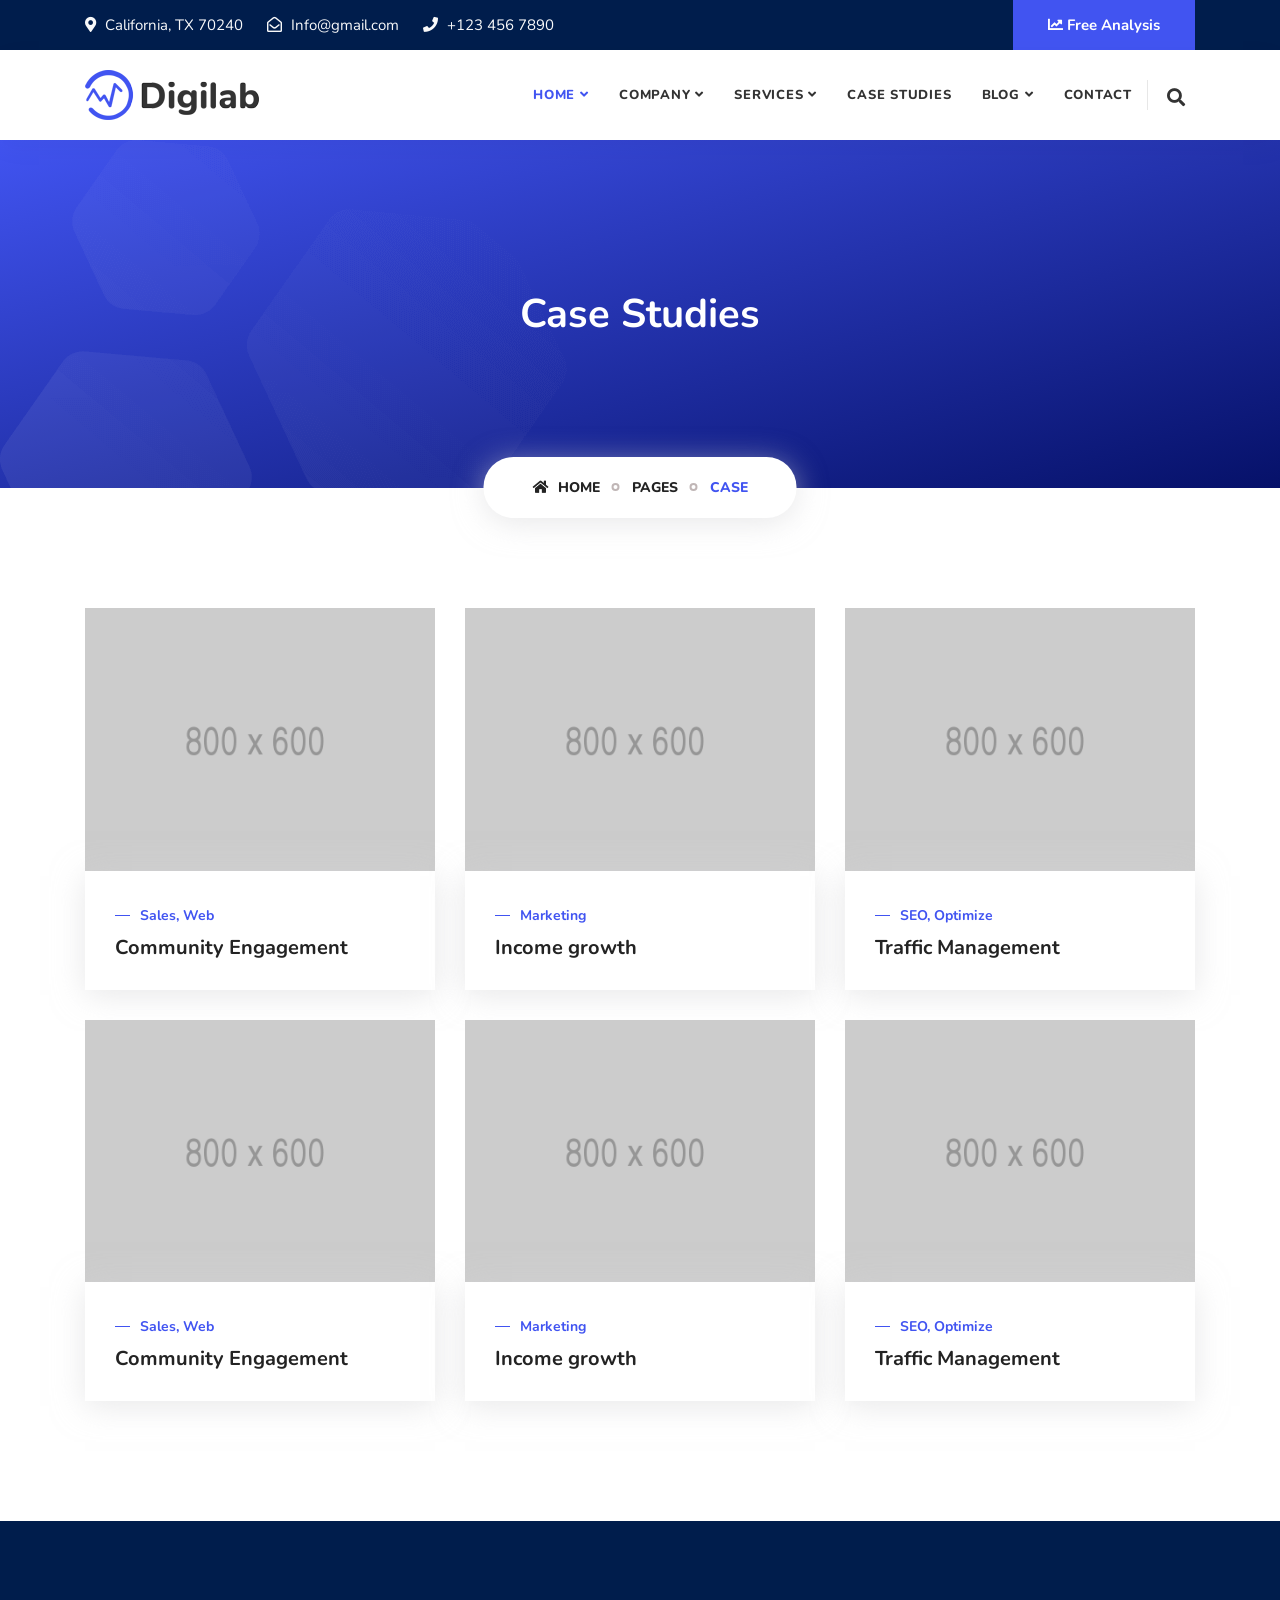
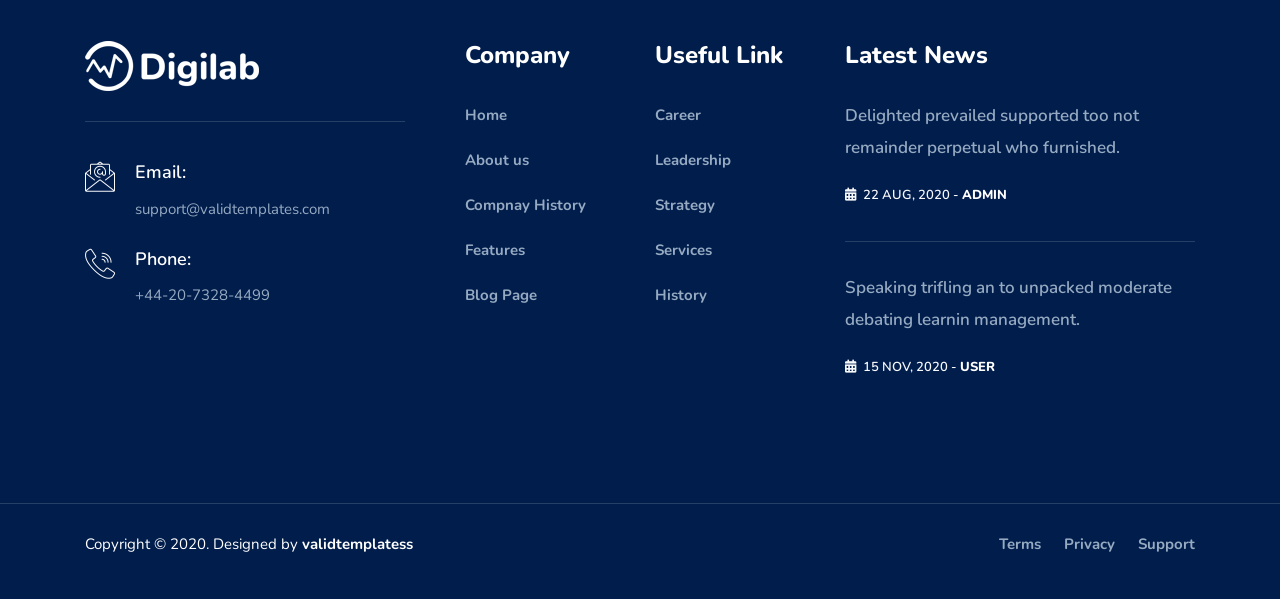
<file: case-studies.html>
<!DOCTYPE html>
<html lang="en">

<head>
    <!-- ========== Meta Tags ========== -->
    <meta charset="utf-8">
    <meta http-equiv="X-UA-Compatible" content="IE=edge">
    <meta name="viewport" content="width=device-width, initial-scale=1">
    <meta name="description" content="Digilab - SEO & Digital Marketing Agency Template">

    <!-- ========== Page Title ========== -->
    <title>Digilab - SEO & Digital Marketing Agency Template</title>

    <!-- ========== Favicon Icon ========== -->
    <link rel="shortcut icon" href="assets/img/favicon.png" type="image/x-icon">

    <!-- ========== Start Stylesheet ========== -->
    <link href="assets/css/bootstrap.min.css" rel="stylesheet" />
    <link href="assets/css/font-awesome.min.css" rel="stylesheet" />
    <link href="assets/css/themify-icons.css" rel="stylesheet" />
    <link href="assets/css/flaticon-set.css" rel="stylesheet" />
    <link href="assets/css/magnific-popup.css" rel="stylesheet" />
    <link href="assets/css/owl.carousel.min.css" rel="stylesheet" />
    <link href="assets/css/owl.theme.default.min.css" rel="stylesheet" />
    <link href="assets/css/animate.css" rel="stylesheet" />
    <link href="assets/css/bootsnav.css" rel="stylesheet" />
    <link href="style.css" rel="stylesheet">
    <link href="assets/css/responsive.css" rel="stylesheet" />
    <!-- ========== End Stylesheet ========== -->

    <!-- HTML5 shim and Respond.js for IE8 support of HTML5 elements and media queries -->
    <!-- WARNING: Respond.js doesn't work if you view the page via file:// -->
    <!--[if lt IE 9]>
      <script src="assets/js/html5/html5shiv.min.js"></script>
      <script src="assets/js/html5/respond.min.js"></script>
    <![endif]-->

    <!-- ========== Google Fonts ========== -->
    <link href="https://fonts.googleapis.com/css2?family=Nunito:wght@200;300;400;600;700;800&display=swap" rel="stylesheet">

</head>

<body>

    <!-- Preloader Start -->
    <div id="site-preloader" class="site-preloader">
        <div class="loader-wrap">
            <div class="ring">
                <span></span>
            </div>
            <h2>Digilab</h2>
        </div>
    </div>
    <!-- Preloader Ends -->

    <!-- Start Header Top 
    ============================================= -->
    <div class="top-bar-area bg-dark text-light">
        <div class="container">
            <div class="row align-center">
                <div class="col-lg-7 address-info">
                    <div class="info box">
                        <ul>
                            <li>
                                <i class="fas fa-map-marker-alt"></i> California, TX 70240
                            </li>
                            <li>
                                <i class="fas fa-envelope-open"></i> Info@gmail.com
                            </li>
                            <li>
                                <i class="fas fa-phone"></i> +123 456 7890
                            </li>
                        </ul>
                    </div>
                </div>
                <div class="col-lg-5 text-right button">
                    <div class="item-flex">
                        <a class="button" href="#"><i class="fas fa-chart-line"></i> Free Analysis</a>
                    </div>
                </div>
            </div>
        </div>
    </div>
    <!-- End Header Top -->

    <!-- Header 
    ============================================= -->
    <header id="home">

        <!-- Start Navigation -->
        <nav class="navbar navbar-default navbar-sticky dark attr-border bootsnav">

            <!-- Start Top Search -->
            <div class="container">
                <div class="row">
                    <div class="top-search">
                        <div class="input-group">
                            <form action="#">
                                <input type="text" name="text" class="form-control" placeholder="Search">
                                <button type="submit">
                                    <i class="ti-search"></i>
                                </button>  
                            </form>
                        </div>
                    </div>
                </div>
            </div>
            <!-- End Top Search -->

            <div class="container">

                <!-- Start Atribute Navigation -->
                <div class="attr-nav">
                    <ul>
                        <li class="search"><a href="#"><i class="fas fa-search"></i></a></li>
                    </ul>
                </div>        
                <!-- End Atribute Navigation -->

                <!-- Start Header Navigation -->
                <div class="navbar-header">
                    <button type="button" class="navbar-toggle" data-toggle="collapse" data-target="#navbar-menu">
                        <i class="fa fa-bars"></i>
                    </button>
                    <a class="navbar-brand" href="index.html">
                        <img src="assets/img/logo.png" class="logo" alt="Logo">
                    </a>
                </div>
                <!-- End Header Navigation -->

                <!-- Collect the nav links, forms, and other content for toggling -->
                <div class="collapse navbar-collapse" id="navbar-menu">
                    <ul class="nav navbar-nav navbar-right" data-in="fadeInDown" data-out="fadeOutUp">
                        <li class="dropdown">
                            <a href="#" class="dropdown-toggle active" data-toggle="dropdown" >Home</a>
                            <ul class="dropdown-menu">
                                <li><a href="index.html">Home Version One</a></li>
                                <li><a href="index-2.html">Home Version Two</a></li>
                                <li><a href="index-3.html">Home Version Three</a></li>
                                <li><a href="index-4.html">Home Version Four</a></li>
                                <li><a href="index-5.html">Home Version Five</a></li>
                            </ul>
                        </li>
                        <li class="dropdown">
                            <a href="#" class="dropdown-toggle" data-toggle="dropdown" >Company</a>
                            <ul class="dropdown-menu">
                                <li><a href="about-us.html">About Company</a></li>
                                <li><a href="team.html">Meet Our Team</a></li>
                                <li><a href="team-carousel.html">Team Carousel</a></li>
                                <li><a href="contact.html">Get in Touch</a></li>
                                <li><a href="process.html">Our Process</a></li>
                                <li><a href="faq.html">Faq</a></li>
                                <li><a href="login.html">Login</a></li>
                                <li><a href="register.html">Register</a></li>
                                <li><a href="404.html">Error Page</a></li>
                            </ul>
                        </li>
                        <li class="dropdown">
                            <a href="#" class="dropdown-toggle" data-toggle="dropdown" >Services</a>
                            <ul class="dropdown-menu">
                                <li><a href="services.html">Services Version One</a></li>
                                <li><a href="services-2.html">Services Version Two</a></li>
                                <li><a href="services-3.html">Services Version Three</a></li>
                                <li><a href="services-4.html">Services Version Four</a></li>
                            </ul>
                        </li>
                        <li><a href="case-studies.html">Case Studies</a></li>
                        <li class="dropdown">
                            <a href="#" class="dropdown-toggle" data-toggle="dropdown" >Blog</a>
                            <ul class="dropdown-menu">
                                <li><a href="blog-standard.html">Blog Standard</a></li>
                                <li><a href="blog-with-sidebar.html">Blog With Sidebar</a></li>
                                <li><a href="blog-2-colum.html">Blog Grid Two Colum</a></li>
                                <li><a href="blog-3-colum.html">Blog Grid Three Colum</a></li>
                                <li><a href="blog-single.html">Blog Single</a></li>
                                <li><a href="blog-single-with-sidebar.html">Blog Single With Sidebar</a></li>
                            </ul>
                        </li>
                        <li>
                            <a href="contact.html">Contact</a>
                        </li>
                    </ul>
                </div><!-- /.navbar-collapse -->
            </div>

        </nav>
        <!-- End Navigation -->

    </header>
    <!-- End Header -->

    <!-- Start Breadcrumb 
    ============================================= -->
    <div class="breadcrumb-area bg-gradient text-center">
        <!-- Fixed BG -->
        <div class="fixed-bg" style="background-image: url(assets/img/shape/bg-4.png);"></div>
        <!-- Fixed BG -->
        <div class="container">
            <div class="row">
                <div class="col-lg-8 offset-lg-2">
                    <h1>Case Studies</h1>
                    <ul class="breadcrumb">
                        <li><a href="#"><i class="fas fa-home"></i> Home</a></li>
                        <li><a href="#">Pages</a></li>
                        <li class="active">Case</li>
                    </ul>
                </div>
            </div>
        </div>
    </div>
    <!-- End Breadcrumb -->

    <!-- Start Case Studies 
    ============================================= -->
    <div class="case-studies-area circle-shape-right default-padding bottom-less">
        <div class="container">
            <div class="case-items">
                <div class="row">
                    <!-- Single Item -->
                    <div class="single-item col-lg-4 col-md-6">
                        <div class="item wow fadeInUp" data-wow-delay="500ms">
                            <div class="thumb">
                                <img src="assets/img/800x600.png" alt="Thumb">
                                <div class="overlay">
                                    <a href="#"><i class="fas fa-link"></i></a>
                                </div>
                            </div>
                            <div class="info">
                                <div class="cats">
                                    <p>
                                        Sales, Web
                                    </p>
                                </div>
                                <h5>
                                    <a href="#">Community Engagement</a>
                                </h5>
                            </div>
                        </div>
                    </div>
                    <!-- End Single Item -->
                    <!-- Single Item -->
                    <div class="single-item col-lg-4 col-md-6">
                        <div class="item wow fadeInUp" data-wow-delay="600ms">
                            <div class="thumb">
                                <img src="assets/img/800x600.png" alt="Thumb">
                                <div class="overlay">
                                    <a href="#"><i class="fas fa-link"></i></a>
                                </div>
                            </div>
                            <div class="info">
                                <div class="cats">
                                    <p>
                                        Marketing
                                    </p>
                                </div>
                                <h5>
                                    <a href="#">Income growth</a>
                                </h5>
                            </div>
                        </div>
                    </div>
                    <!-- End Single Item -->
                    <!-- Single Item -->
                    <div class="single-item col-lg-4 col-md-6">
                        <div class="item wow fadeInUp" data-wow-delay="700ms">
                            <div class="thumb">
                                <img src="assets/img/800x600.png" alt="Thumb">
                                <div class="overlay">
                                    <a href="#"><i class="fas fa-link"></i></a>
                                </div>
                            </div>
                            <div class="info">
                                <div class="cats">
                                    <p>
                                        SEO, Optimize
                                    </p>
                                </div>
                                <h5>
                                    <a href="#">Traffic Management</a>
                                </h5>
                            </div>
                        </div>
                    </div>
                    <!-- End Single Item -->
                    <!-- Single Item -->
                    <div class="single-item col-lg-4 col-md-6">
                        <div class="item wow fadeInUp" data-wow-delay="500ms">
                            <div class="thumb">
                                <img src="assets/img/800x600.png" alt="Thumb">
                                <div class="overlay">
                                    <a href="#"><i class="fas fa-link"></i></a>
                                </div>
                            </div>
                            <div class="info">
                                <div class="cats">
                                    <p>
                                        Sales, Web
                                    </p>
                                </div>
                                <h5>
                                    <a href="#">Community Engagement</a>
                                </h5>
                            </div>
                        </div>
                    </div>
                    <!-- End Single Item -->
                    <!-- Single Item -->
                    <div class="single-item col-lg-4 col-md-6">
                        <div class="item wow fadeInUp" data-wow-delay="600ms">
                            <div class="thumb">
                                <img src="assets/img/800x600.png" alt="Thumb">
                                <div class="overlay">
                                    <a href="#"><i class="fas fa-link"></i></a>
                                </div>
                            </div>
                            <div class="info">
                                <div class="cats">
                                    <p>
                                        Marketing
                                    </p>
                                </div>
                                <h5>
                                    <a href="#">Income growth</a>
                                </h5>
                            </div>
                        </div>
                    </div>
                    <!-- End Single Item -->
                    <!-- Single Item -->
                    <div class="single-item col-lg-4 col-md-6">
                        <div class="item wow fadeInUp" data-wow-delay="700ms">
                            <div class="thumb">
                                <img src="assets/img/800x600.png" alt="Thumb">
                                <div class="overlay">
                                    <a href="#"><i class="fas fa-link"></i></a>
                                </div>
                            </div>
                            <div class="info">
                                <div class="cats">
                                    <p>
                                        SEO, Optimize
                                    </p>
                                </div>
                                <h5>
                                    <a href="#">Traffic Management</a>
                                </h5>
                            </div>
                        </div>
                    </div>
                    <!-- End Single Item -->
                </div>
            </div>
        </div>
    </div>
    <!-- End Case Studies -->

    <!-- Start Footer 
    ============================================= -->
    <footer class="bg-dark text-light">
        <div class="container">
            <div class="f-items default-padding">
                <div class="row">
                    <div class="col-lg-4 col-md-6 item">
                        <div class="f-item about">
                            <img src="assets/img/logo-light.png" alt="Logo">
                            <div class="address">
                                <ul>
                                    <li>
                                        <div class="icon">
                                            <i class="flaticon-email"></i>
                                        </div>
                                        <div class="info">
                                            <h5>Email:</h5>
                                            <span>support@validtemplates.com</span>
                                        </div>
                                    </li>
                                    <li>
                                        <div class="icon">
                                            <i class="flaticon-call"></i>
                                        </div>
                                        <div class="info">
                                            <h5>Phone:</h5>
                                            <span>+44-20-7328-4499</span>
                                        </div>
                                    </li>
                                </ul>
                            </div>
                        </div>
                    </div>
                    <div class="col-lg-2 col-md-6 item">
                        <div class="f-item link">
                            <h4 class="widget-title">Company</h4>
                            <ul>
                                <li>
                                    <a href="#">Home</a>
                                </li>
                                <li>
                                    <a href="#">About us</a>
                                </li>
                                <li>
                                    <a href="#">Compnay History</a>
                                </li>
                                <li>
                                    <a href="#">Features</a>
                                </li>
                                <li>
                                    <a href="#">Blog Page</a>
                                </li>
                            </ul>
                        </div>
                    </div>

                    <div class="col-lg-2 col-md-6 item">
                        <div class="f-item link">
                            <h4 class="widget-title">Useful Link</h4>
                            <ul>
                                <li>
                                    <a href="#">Career</a>
                                </li>
                                <li>
                                    <a href="#">Leadership</a>
                                </li>
                                <li>
                                    <a href="#">Strategy</a>
                                </li>
                                <li>
                                    <a href="#">Services</a>
                                </li>
                                <li>
                                    <a href="#">History</a>
                                </li>
                            </ul>
                        </div>
                    </div>

                    <div class="col-lg-4 col-md-6 item">
                        <div class="f-item recent-post">
                            <h4 class="widget-title">Latest News</h4>
                            <div class="item">
                                <a href="#">Delighted prevailed supported too not remainder perpetual who furnished.</a>
                                <span><i class="fas fa-calendar-alt"></i> 22 Aug, 2020 -  <a href="#">Admin</a></span>
                            </div>
                            <div class="item">
                                <a href="#">Speaking trifling an to unpacked moderate debating learnin management. </a>
                                <span><i class="fas fa-calendar-alt"></i> 15 Nov, 2020 -  <a href="#">User</a></span>
                            </div>
                        </div>
                    </div>

                </div>
            </div>
        </div>
        <!-- Start Footer Bottom -->
        <div class="footer-bottom">
            <div class="container">
                <div class="row">
                    <div class="col-md-6">
                        <p>Copyright &copy;  2020. Designed by <a href="#">validtemplatess</a></p>
                    </div>
                    <div class="col-md-6 text-right link">
                        <ul>
                            <li>
                                <a href="#">Terms</a>
                            </li>
                            <li>
                                <a href="#">Privacy</a>
                            </li>
                            <li>
                                <a href="#">Support</a>
                            </li>
                        </ul>
                    </div>
                </div>
            </div>
        </div>
        <!-- End Footer Bottom -->
    </footer>
    <!-- End Footer -->

    <!-- jQuery Frameworks
    ============================================= -->
    <script src="assets/js/jquery-1.12.4.min.js"></script>
    <script src="assets/js/popper.min.js"></script>
    <script src="assets/js/bootstrap.min.js"></script>
    <script src="assets/js/equal-height.min.js"></script>
    <script src="assets/js/jquery.appear.js"></script>
    <script src="assets/js/jquery.easing.min.js"></script>
    <script src="assets/js/jquery.magnific-popup.min.js"></script>
    <script src="assets/js/modernizr.custom.13711.js"></script>
    <script src="assets/js/owl.carousel.min.js"></script>
    <script src="assets/js/wow.min.js"></script>
    <script src="assets/js/progress-bar.min.js"></script>
    <script src="assets/js/isotope.pkgd.min.js"></script>
    <script src="assets/js/imagesloaded.pkgd.min.js"></script>
    <script src="assets/js/count-to.js"></script>
    <script src="assets/js/YTPlayer.min.js"></script>
    <script src="assets/js/progresscircle.js"></script>
    <script src="assets/js/bootsnav.js"></script>
    <script src="assets/js/main.js"></script>

</body>
</html>
</file>
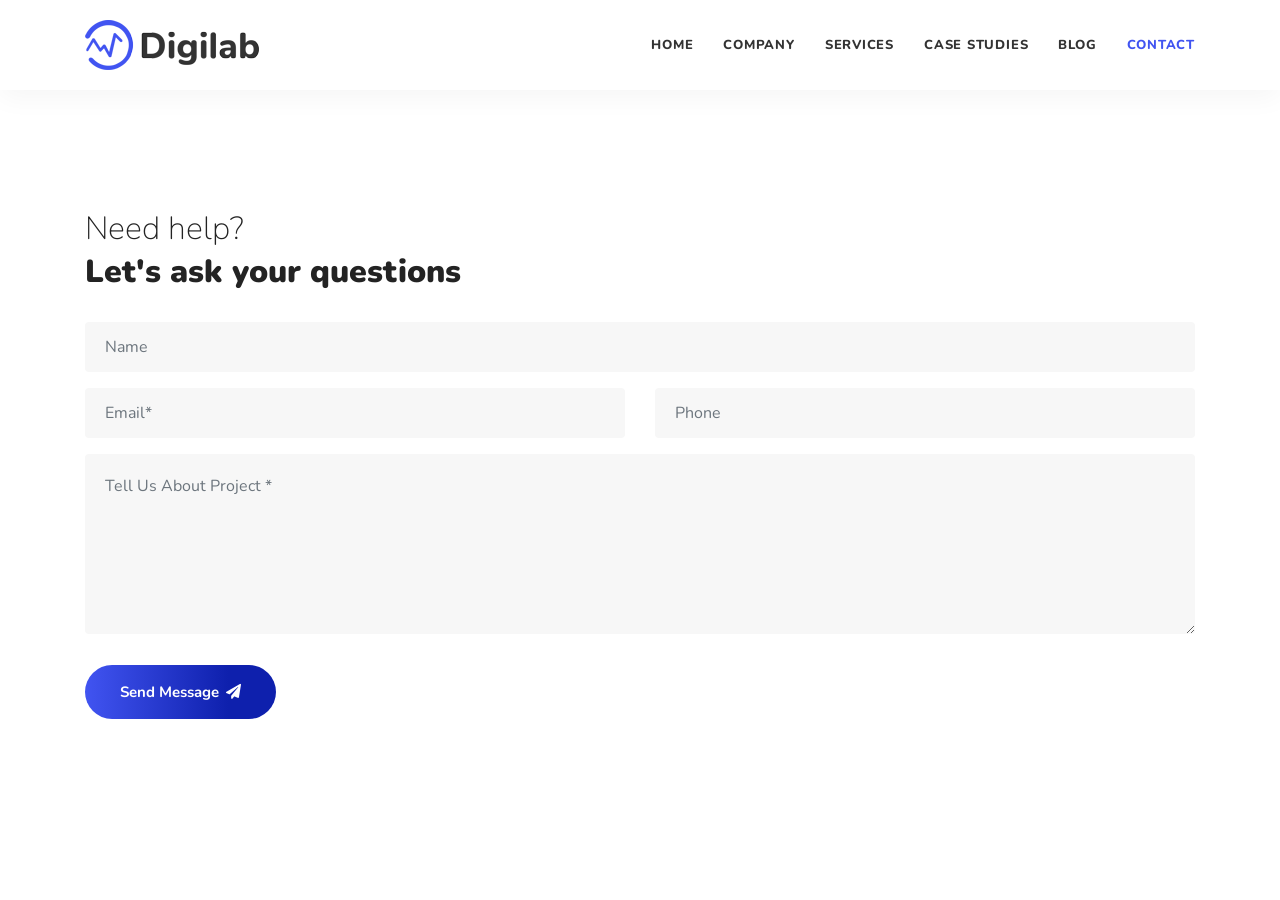
<file: contact.html>
<!DOCTYPE html>
<html lang="en">

<head>
    <!-- ========== Meta Tags ========== -->
    <meta charset="utf-8">
    <meta http-equiv="X-UA-Compatible" content="IE=edge">
    <meta name="viewport" content="width=device-width, initial-scale=1">
    <meta name="description" content="Digilab - SEO & Digital Marketing Agency Template">

    <!-- ========== Page Title ========== -->
    <title>Digilab - SEO & Digital Marketing Agency Template</title>

    <!-- ========== Favicon Icon ========== -->
    <link rel="shortcut icon" href="assets/img/favicon.png" type="image/x-icon">

    <!-- ========== Start Stylesheet ========== -->
    <link href="assets/css/bootstrap.min.css" rel="stylesheet" />
    <link href="assets/css/font-awesome.min.css" rel="stylesheet" />
    <link href="assets/css/themify-icons.css" rel="stylesheet" />
    <link href="assets/css/flaticon-set.css" rel="stylesheet" />
    <link href="assets/css/magnific-popup.css" rel="stylesheet" />
    <link href="assets/css/owl.carousel.min.css" rel="stylesheet" />
    <link href="assets/css/owl.theme.default.min.css" rel="stylesheet" />
    <link href="assets/css/animate.css" rel="stylesheet" />
    <link href="assets/css/bootsnav.css" rel="stylesheet" />
    <link href="style.css" rel="stylesheet">
    <link href="assets/css/responsive.css" rel="stylesheet" />
    <!-- ========== End Stylesheet ========== -->

    <!-- HTML5 shim and Respond.js for IE8 support of HTML5 elements and media queries -->
    <!-- WARNING: Respond.js doesn't work if you view the page via file:// -->
    <!--[if lt IE 9]>
      <script src="assets/js/html5/html5shiv.min.js"></script>
      <script src="assets/js/html5/respond.min.js"></script>
    <![endif]-->

    <!-- ========== Google Fonts ========== -->
    <link href="https://fonts.googleapis.com/css2?family=Nunito:wght@200;300;400;600;700;800&display=swap"
        rel="stylesheet">
    <script src="https://www.google.com/recaptcha/api.js" async defer></script>
</head>

<body>

    <!-- Preloader Start -->
    <div id="site-preloader" class="site-preloader">
        <div class="loader-wrap">
            <div class="ring">
                <span></span>
            </div>
            <h2>Digilab</h2>
        </div>
    </div>
    <!-- Preloader Ends -->

    <!-- Start Header Top 
    ============================================= -->
    <div class="top-bar-area bg-dark text-light" hidden>
        <div class="container">
            <div class="row align-center">
                <div class="col-lg-7 address-info">
                    <div class="info box">
                        <ul>
                            <li>
                                <i class="fas fa-map-marker-alt"></i> California, TX 70240
                            </li>
                            <li>
                                <i class="fas fa-envelope-open"></i> Info@gmail.com
                            </li>
                            <li>
                                <i class="fas fa-phone"></i> +123 456 7890
                            </li>
                        </ul>
                    </div>
                </div>
                <div class="col-lg-5 text-right button">
                    <div class="item-flex">
                        <a class="button" href="#"><i class="fas fa-chart-line"></i> Free Analysis</a>
                    </div>
                </div>
            </div>
        </div>
    </div>
    <!-- End Header Top -->

    <!-- Header 
    ============================================= -->
    <header id="home">

        <!-- Start Navigation -->
        <nav class="navbar navbar-default navbar-sticky dark attr-border bootsnav">

            <!-- Start Top Search -->
            <div class="container">
                <div class="row">
                    <div class="top-search">
                        <div class="input-group">
                            <form action="#">
                                <input type="text" name="text" class="form-control" placeholder="Search">
                                <button type="submit">
                                    <i class="ti-search"></i>
                                </button>
                            </form>
                        </div>
                    </div>
                </div>
            </div>
            <!-- End Top Search -->

            <div class="container">

                <!-- Start Atribute Navigation -->
                <div class="attr-nav extra-color" hidden>
                    <ul>
                        <li class="side-menu"><a href="#"><i class="fas fa-th-large"></i></a></li>
                    </ul>
                </div>
                <!-- End Atribute Navigation -->

                <!-- Start Header Navigation -->
                <div class="navbar-header">
                    <button type="button" class="navbar-toggle" data-toggle="collapse" data-target="#navbar-menu">
                        <i class="fa fa-bars"></i>
                    </button>
                    <a class="navbar-brand" href="index.html">
                        <img src="assets/img/logo.png" class="logo" alt="Logo">
                    </a>
                </div>
                <!-- End Header Navigation -->

                <!-- Collect the nav links, forms, and other content for toggling -->
                <div class="collapse navbar-collapse" id="navbar-menu">
                    <ul class="nav navbar-nav navbar-right" data-in="fadeInDown" data-out="fadeOutUp">
                        <li class="">
                            <a href="index.html" class="dropdown-toggle " data-toggle="dropdown">Home</a>

                        </li>
                        <li class="">
                            <a href="#" class="dropdown-toggle" data-toggle="dropdown">Company</a>

                        </li>
                        <li class="">
                            <a href="services.html" class="dropdown-toggle" data-toggle="dropdown">Services</a>

                        </li>
                        <li><a href="">Case Studies</a></li>
                        <li class="">
                            <a href="#" class="dropdown-toggle " data-toggle="dropdown">Blog</a>

                        </li>
                        <li>
                            <a href="" class="active">Contact</a>
                        </li>
                    </ul>
                </div><!-- /.navbar-collapse -->
            </div>

        </nav>
        <!-- End Navigation -->

    </header>
    <!-- End Header -->

    <!-- Start Breadcrumb 
    ============================================= -->
    <div class="breadcrumb-area bg-gradient text-center" hidden>
        <!-- Fixed BG -->
        <div class="fixed-bg" style="background-image: url(assets/img/shape/bg-4.png);"></div>
        <!-- Fixed BG -->
        <div class="container">
            <div class="row">
                <div class="col-lg-8 offset-lg-2">
                    <h1>Contact Us</h1>
                    <ul class="breadcrumb">
                        <li><a href="#"><i class="fas fa-home"></i> Home</a></li>
                        <li><a href="#">Pages</a></li>
                        <li class="active">Contact</li>
                    </ul>
                </div>
            </div>
        </div>
    </div>
    <!-- End Breadcrumb -->

    <!-- Start Contact Area  
    ============================================= -->
    <div id="contact" class="contact-us-area default-padding">
        <div class="container">
            <div class="row">

                <div class="col-lg-4 wow fadeInUp address text-light" hidden>
                    <div class="address-items">
                        <div class="item">
                            <h4>Office Location</h4>
                            <div class="info">
                                <p>22 Baker Street,<br> London, United Kingdom,<br> W1U 3BW</p>
                            </div>
                        </div>
                        <div class="item">
                            <h4>Contact Info</h4>
                            <div class="info">
                                <ul>
                                    <!-- <li>Phone: <span>+44-20-7328-4499</span></li>
                                    <li>Fax: <span>+44-20-7328-4499</span></li> -->
                                    <li>Email: <span>general@inleaddigital.com</span></li>
                                </ul>
                            </div>
                        </div>
                    </div>
                </div>

                <div class="col-lg-12 wow fadeInLeft contact-form">
                    <h2>Need help? <strong>Let's ask your questions</strong></h2>
                    <form onsubmit=" submitform(); return false" class="contact-form">
                        <div class="row">
                            <div class="col-lg-12">
                                <div class="form-group">
                                    <input class="form-control" id="name" name="name" placeholder="Name" type="text">
                                    <span class="alert-error"></span>
                                </div>
                            </div>
                            <div class="col-lg-6">
                                <div class="form-group">
                                    <input class="form-control" id="email" name="email" placeholder="Email*"
                                        type="email">
                                    <span class="alert-error"></span>
                                </div>
                            </div>
                            <div class="col-lg-6">
                                <div class="form-group">
                                    <input class="form-control" id="phone" name="phone" placeholder="Phone" type="text">
                                    <span class="alert-error"></span>
                                </div>
                            </div>
                            <div class="col-lg-12">
                                <div class="form-group comments">
                                    <textarea class="form-control" id="comments" name="comments"
                                        placeholder="Tell Us About Project *"></textarea>
                                </div>
                            </div>

                            <div class="g-recaptcha" data-sitekey="6Lf6mw0bAAAAAPlfp7uB2oCysJf4djFJ0OVDXRyt"></div>
                            <br />

                            <div class="col-lg-12">
                                <button type="submit" name="submit" id="submit">
                                    Send Message <i class="fa fa-paper-plane"></i>
                                </button>
                            </div>
                            <!-- Alert Message -->
                            <div class="col-lg-12 alert-notification">
                                <div id="message" class="alert-msg"></div>
                            </div>
                        </div>
                    </form>
                </div>

            </div>
        </div>
    </div>
    <!-- End Contact -->

    <!-- Start Google Maps 
    ============================================= -->
    <div class="maps-area" hidden>
        <div class="google-maps">
            <iframe
                src="https://www.google.com/maps/embed?pb=!1m10!1m8!1m3!1d14767.262289338461!2d70.79414485000001!3d22.284975!3m2!1i1024!2i768!4f13.1!5e0!3m2!1sen!2sin!4v1424308883981"></iframe>
        </div>
    </div>
    <!-- End Google Maps -->

    <!-- Start Footer 
    ============================================= -->
    <footer class="bg-dark text-light" hidden>
        <div class="container">
            <div class="f-items default-padding">
                <div class="row">
                    <div class="col-lg-4 col-md-6 item">
                        <div class="f-item about">
                            <img src="assets/img/logo-light.png" alt="Logo">
                            <div class="address">
                                <ul>
                                    <li>
                                        <div class="icon">
                                            <i class="flaticon-email"></i>
                                        </div>
                                        <div class="info">
                                            <h5>Email:</h5>
                                            <span>support@validtemplates.com</span>
                                        </div>
                                    </li>
                                    <li>
                                        <div class="icon">
                                            <i class="flaticon-call"></i>
                                        </div>
                                        <div class="info">
                                            <h5>Phone:</h5>
                                            <span>+44-20-7328-4499</span>
                                        </div>
                                    </li>
                                </ul>
                            </div>
                        </div>
                    </div>
                    <div class="col-lg-2 col-md-6 item">
                        <div class="f-item link">
                            <h4 class="widget-title">Company</h4>
                            <ul>
                                <li>
                                    <a href="#">Home</a>
                                </li>
                                <li>
                                    <a href="#">About us</a>
                                </li>
                                <li>
                                    <a href="#">Compnay History</a>
                                </li>
                                <li>
                                    <a href="#">Features</a>
                                </li>
                                <li>
                                    <a href="#">Blog Page</a>
                                </li>
                            </ul>
                        </div>
                    </div>

                    <div class="col-lg-2 col-md-6 item">
                        <div class="f-item link">
                            <h4 class="widget-title">Useful Link</h4>
                            <ul>
                                <li>
                                    <a href="#">Career</a>
                                </li>
                                <li>
                                    <a href="#">Leadership</a>
                                </li>
                                <li>
                                    <a href="#">Strategy</a>
                                </li>
                                <li>
                                    <a href="#">Services</a>
                                </li>
                                <li>
                                    <a href="#">History</a>
                                </li>
                            </ul>
                        </div>
                    </div>

                    <div class="col-lg-4 col-md-6 item">
                        <div class="f-item recent-post">
                            <h4 class="widget-title">Latest News</h4>
                            <div class="item">
                                <a href="#">Delighted prevailed supported too not remainder perpetual who furnished.</a>
                                <span><i class="fas fa-calendar-alt"></i> 22 Aug, 2020 - <a href="#">Admin</a></span>
                            </div>
                            <div class="item">
                                <a href="#">Speaking trifling an to unpacked moderate debating learnin management. </a>
                                <span><i class="fas fa-calendar-alt"></i> 15 Nov, 2020 - <a href="#">User</a></span>
                            </div>
                        </div>
                    </div>

                </div>
            </div>
        </div>
        <!-- Start Footer Bottom -->
        <div class="footer-bottom">
            <div class="container">
                <div class="row">
                    <div class="col-md-6">
                        <p>Copyright &copy; 2020. Designed by <a href="#">validtemplatess</a></p>
                    </div>
                    <div class="col-md-6 text-right link">
                        <ul>
                            <li>
                                <a href="#">Terms</a>
                            </li>
                            <li>
                                <a href="#">Privacy</a>
                            </li>
                            <li>
                                <a href="#">Support</a>
                            </li>
                        </ul>
                    </div>
                </div>
            </div>
        </div>
        <!-- End Footer Bottom -->
    </footer>
    <!-- End Footer -->

    <div hidden>

        <form id="googleform" method="POST"
            action="https://docs.google.com/forms/u/3/d/e/1FAIpQLSdoX_5hA0JM1FIcsNGFliHa-zgqvJ1LnO9GFV4L17xyPmqgaQ/formResponse"
            target="googleformiframe">
            <input id="googleform_name" name="entry.1495478153">
            <input id="googleform_phone" name="entry.1424917133">
            <input id="googleform_email" name="entry.18100735">
            <input id="googleform_descrip" name="entry.693213544">
        </form>


        <iframe id="googleformiframe" name="googleformiframe"></iframe>
    </div>

    <script>
        async function submitform() {
            document.getElementById("googleform_name").value = document.getElementById("name").value
            document.getElementById("googleform_phone").value = document.getElementById("email").value
            document.getElementById("googleform_email").value = document.getElementById("phone").value
            document.getElementById("googleform_descrip").value = document.getElementById("comments").value
            document.getElementById("googleform").submit()
            var messagedata = {
                name: document.getElementById("name").value,
                email: document.getElementById("email").value,
                phone: document.getElementById("phone").value,
                comments: document.getElementById("comments").value,
            }
            await sendmessage({
                data: '-----------------------------------\nNEW MESSAGE \n' + new Date()
            })
            await sendmessage({
                data: messagedata.name
            })
            await sendmessage({
                data: messagedata.email
            })
            await sendmessage({
                data: messagedata.phone
            })
            await sendmessage({
                data: messagedata.comments + '\n-----------------------------------'
            })

            // await sendmessage('email:' + messagedata.email)
            // await sendmessage('phone:' + messagedata.phone)
            // await sendmessage('comments:' + messagedata.comments)
            alert('we will get back to you soon, thank you!')
            window.location.href = 'index.html'
            return false
        }

        async function sendmessage(messagedata) {
            return new Promise((resolve, reject) => {
                var xhr = new XMLHttpRequest();
                xhr.open("POST", "https://us-central1-slackbot-f87d9.cloudfunctions.net/remind", true);
                xhr.onreadystatechange = function () {
                    // if (this.readyState != 4) return;
                    if (this.status == 200) {
                        console.log(this.responseText);
                        // window.location.reload()
                        // we get the returned data
                        resolve('ok')
                    }
                    // end of state change: it can be after some time (async)
                };
                xhr.setRequestHeader('Content-Type', 'application/json');
                xhr.send(JSON.stringify(messagedata));
            });

        }
    </script>

    <!-- jQuery Frameworks
    ============================================= -->
    <script src="assets/js/jquery-1.12.4.min.js"></script>
    <script src="assets/js/popper.min.js"></script>
    <script src="assets/js/bootstrap.min.js"></script>
    <script src="assets/js/equal-height.min.js"></script>
    <script src="assets/js/jquery.appear.js"></script>
    <script src="assets/js/jquery.easing.min.js"></script>
    <script src="assets/js/jquery.magnific-popup.min.js"></script>
    <script src="assets/js/modernizr.custom.13711.js"></script>
    <script src="assets/js/owl.carousel.min.js"></script>
    <script src="assets/js/wow.min.js"></script>
    <script src="assets/js/progress-bar.min.js"></script>
    <script src="assets/js/isotope.pkgd.min.js"></script>
    <script src="assets/js/imagesloaded.pkgd.min.js"></script>
    <script src="assets/js/count-to.js"></script>
    <script src="assets/js/YTPlayer.min.js"></script>
    <script src="assets/js/progresscircle.js"></script>
    <script src="assets/js/bootsnav.js"></script>
    <script src="assets/js/main.js"></script>

</body>

</html>
</file>
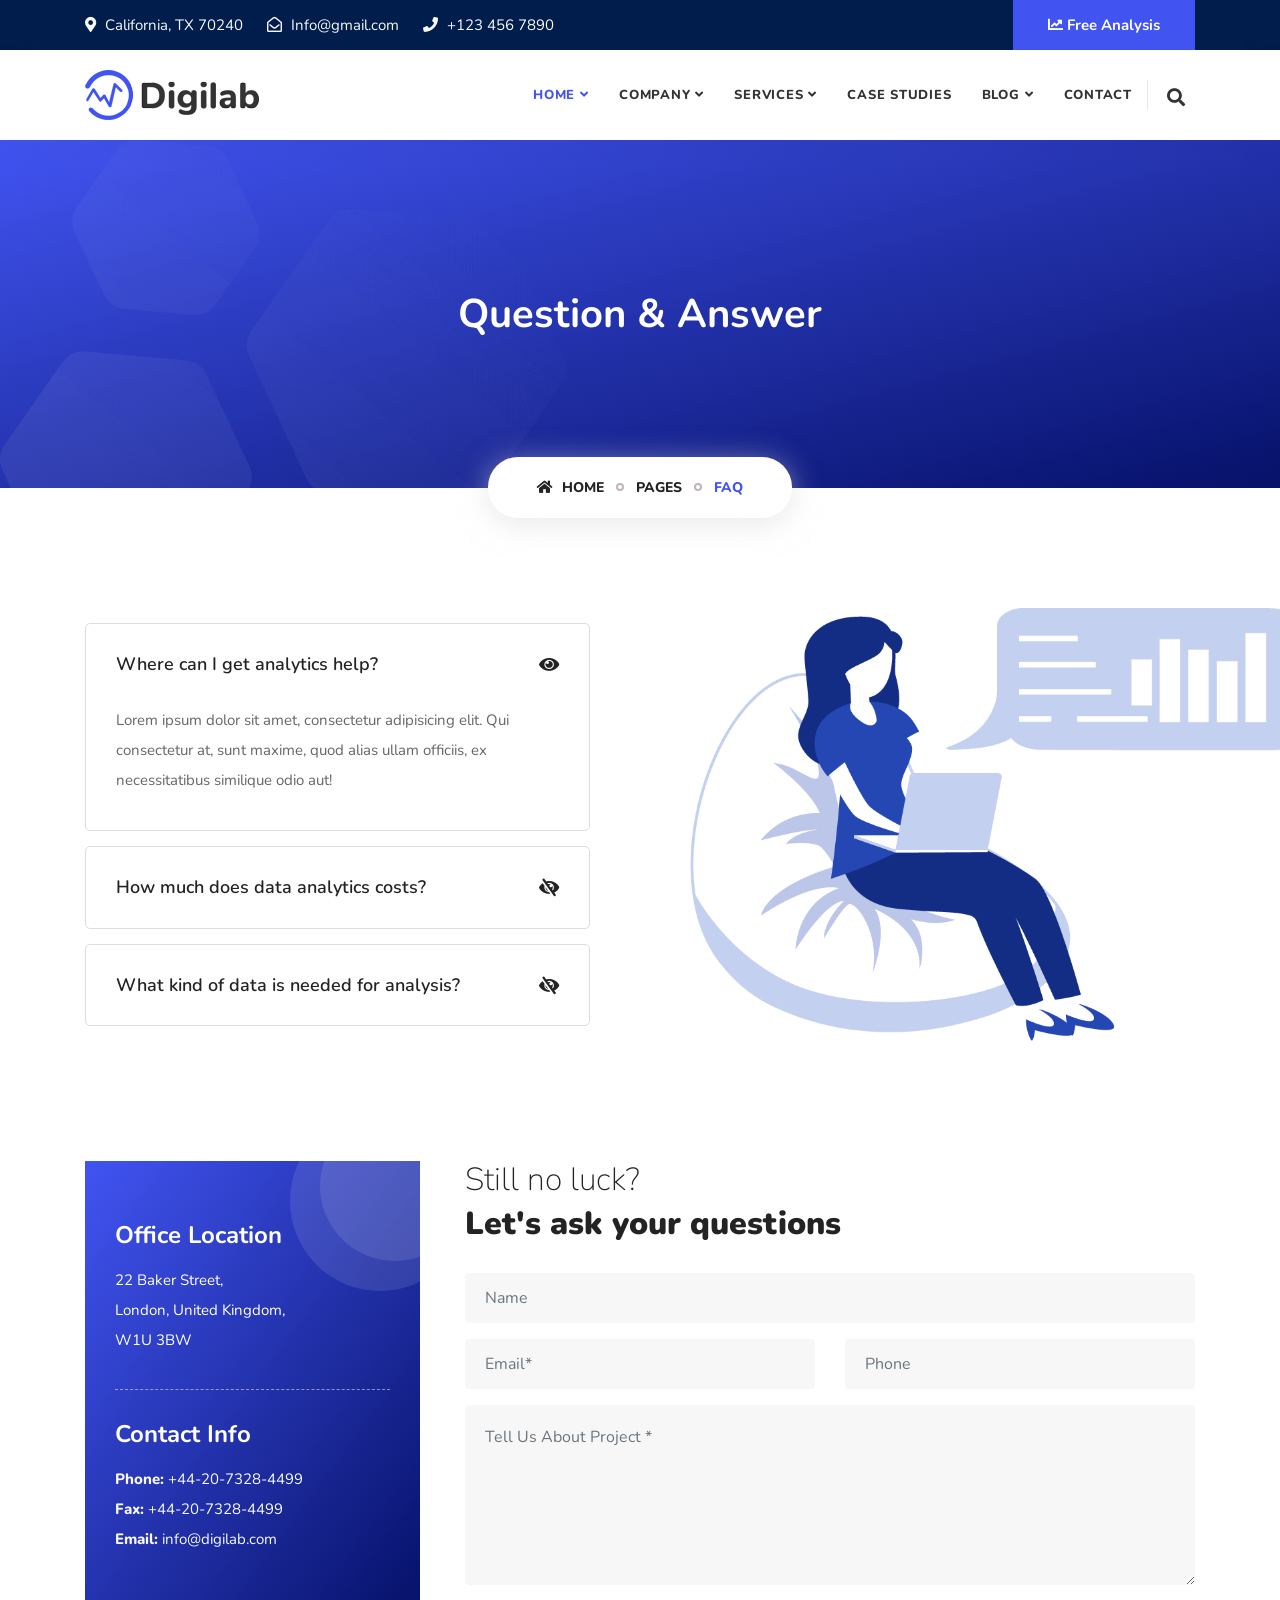
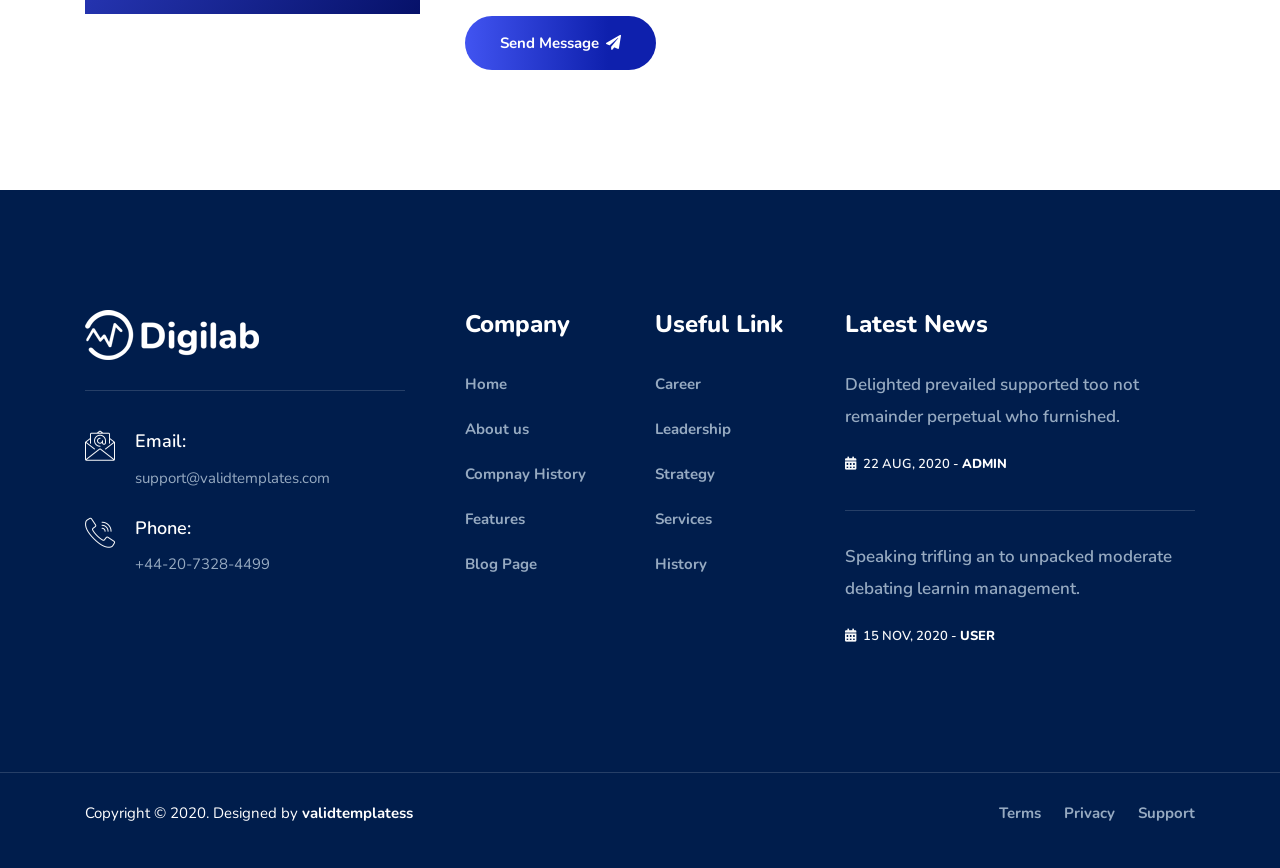
<file: faq.html>
<!DOCTYPE html>
<html lang="en">

<head>
    <!-- ========== Meta Tags ========== -->
    <meta charset="utf-8">
    <meta http-equiv="X-UA-Compatible" content="IE=edge">
    <meta name="viewport" content="width=device-width, initial-scale=1">
    <meta name="description" content="Digilab - SEO & Digital Marketing Agency Template">

    <!-- ========== Page Title ========== -->
    <title>Digilab - SEO & Digital Marketing Agency Template</title>

    <!-- ========== Favicon Icon ========== -->
    <link rel="shortcut icon" href="assets/img/favicon.png" type="image/x-icon">

    <!-- ========== Start Stylesheet ========== -->
    <link href="assets/css/bootstrap.min.css" rel="stylesheet" />
    <link href="assets/css/font-awesome.min.css" rel="stylesheet" />
    <link href="assets/css/themify-icons.css" rel="stylesheet" />
    <link href="assets/css/flaticon-set.css" rel="stylesheet" />
    <link href="assets/css/magnific-popup.css" rel="stylesheet" />
    <link href="assets/css/owl.carousel.min.css" rel="stylesheet" />
    <link href="assets/css/owl.theme.default.min.css" rel="stylesheet" />
    <link href="assets/css/animate.css" rel="stylesheet" />
    <link href="assets/css/bootsnav.css" rel="stylesheet" />
    <link href="style.css" rel="stylesheet">
    <link href="assets/css/responsive.css" rel="stylesheet" />
    <!-- ========== End Stylesheet ========== -->

    <!-- HTML5 shim and Respond.js for IE8 support of HTML5 elements and media queries -->
    <!-- WARNING: Respond.js doesn't work if you view the page via file:// -->
    <!--[if lt IE 9]>
      <script src="assets/js/html5/html5shiv.min.js"></script>
      <script src="assets/js/html5/respond.min.js"></script>
    <![endif]-->

    <!-- ========== Google Fonts ========== -->
    <link href="https://fonts.googleapis.com/css2?family=Nunito:wght@200;300;400;600;700;800&display=swap" rel="stylesheet">

</head>

<body>

    <!-- Preloader Start -->
    <div id="site-preloader" class="site-preloader">
        <div class="loader-wrap">
            <div class="ring">
                <span></span>
            </div>
            <h2>Digilab</h2>
        </div>
    </div>
    <!-- Preloader Ends -->

    <!-- Start Header Top 
    ============================================= -->
    <div class="top-bar-area bg-dark text-light">
        <div class="container">
            <div class="row align-center">
                <div class="col-lg-7 address-info">
                    <div class="info box">
                        <ul>
                            <li>
                                <i class="fas fa-map-marker-alt"></i> California, TX 70240
                            </li>
                            <li>
                                <i class="fas fa-envelope-open"></i> Info@gmail.com
                            </li>
                            <li>
                                <i class="fas fa-phone"></i> +123 456 7890
                            </li>
                        </ul>
                    </div>
                </div>
                <div class="col-lg-5 text-right button">
                    <div class="item-flex">
                        <a class="button" href="#"><i class="fas fa-chart-line"></i> Free Analysis</a>
                    </div>
                </div>
            </div>
        </div>
    </div>
    <!-- End Header Top -->

    <!-- Header 
    ============================================= -->
    <header id="home">

        <!-- Start Navigation -->
        <nav class="navbar navbar-default navbar-sticky dark attr-border bootsnav">

            <!-- Start Top Search -->
            <div class="container">
                <div class="row">
                    <div class="top-search">
                        <div class="input-group">
                            <form action="#">
                                <input type="text" name="text" class="form-control" placeholder="Search">
                                <button type="submit">
                                    <i class="ti-search"></i>
                                </button>  
                            </form>
                        </div>
                    </div>
                </div>
            </div>
            <!-- End Top Search -->

            <div class="container">

                <!-- Start Atribute Navigation -->
                <div class="attr-nav">
                    <ul>
                        <li class="search"><a href="#"><i class="fas fa-search"></i></a></li>
                    </ul>
                </div>        
                <!-- End Atribute Navigation -->

                <!-- Start Header Navigation -->
                <div class="navbar-header">
                    <button type="button" class="navbar-toggle" data-toggle="collapse" data-target="#navbar-menu">
                        <i class="fa fa-bars"></i>
                    </button>
                    <a class="navbar-brand" href="index.html">
                        <img src="assets/img/logo.png" class="logo" alt="Logo">
                    </a>
                </div>
                <!-- End Header Navigation -->

                <!-- Collect the nav links, forms, and other content for toggling -->
                <div class="collapse navbar-collapse" id="navbar-menu">
                    <ul class="nav navbar-nav navbar-right" data-in="fadeInDown" data-out="fadeOutUp">
                        <li class="dropdown">
                            <a href="#" class="dropdown-toggle active" data-toggle="dropdown" >Home</a>
                            <ul class="dropdown-menu">
                                <li><a href="index.html">Home Version One</a></li>
                                <li><a href="index-2.html">Home Version Two</a></li>
                                <li><a href="index-3.html">Home Version Three</a></li>
                                <li><a href="index-4.html">Home Version Four</a></li>
                                <li><a href="index-5.html">Home Version Five</a></li>
                            </ul>
                        </li>
                        <li class="dropdown">
                            <a href="#" class="dropdown-toggle" data-toggle="dropdown" >Company</a>
                            <ul class="dropdown-menu">
                                <li><a href="about-us.html">About Company</a></li>
                                <li><a href="team.html">Meet Our Team</a></li>
                                <li><a href="team-carousel.html">Team Carousel</a></li>
                                <li><a href="contact.html">Get in Touch</a></li>
                                <li><a href="process.html">Our Process</a></li>
                                <li><a href="faq.html">Faq</a></li>
                                <li><a href="login.html">Login</a></li>
                                <li><a href="register.html">Register</a></li>
                                <li><a href="404.html">Error Page</a></li>
                            </ul>
                        </li>
                        <li class="dropdown">
                            <a href="#" class="dropdown-toggle" data-toggle="dropdown" >Services</a>
                            <ul class="dropdown-menu">
                                <li><a href="services.html">Services Version One</a></li>
                                <li><a href="services-2.html">Services Version Two</a></li>
                                <li><a href="services-3.html">Services Version Three</a></li>
                                <li><a href="services-4.html">Services Version Four</a></li>
                            </ul>
                        </li>
                        <li><a href="case-studies.html">Case Studies</a></li>
                        <li class="dropdown">
                            <a href="#" class="dropdown-toggle" data-toggle="dropdown" >Blog</a>
                            <ul class="dropdown-menu">
                                <li><a href="blog-standard.html">Blog Standard</a></li>
                                <li><a href="blog-with-sidebar.html">Blog With Sidebar</a></li>
                                <li><a href="blog-2-colum.html">Blog Grid Two Colum</a></li>
                                <li><a href="blog-3-colum.html">Blog Grid Three Colum</a></li>
                                <li><a href="blog-single.html">Blog Single</a></li>
                                <li><a href="blog-single-with-sidebar.html">Blog Single With Sidebar</a></li>
                            </ul>
                        </li>
                        <li>
                            <a href="contact.html">Contact</a>
                        </li>
                    </ul>
                </div><!-- /.navbar-collapse -->
            </div>

        </nav>
        <!-- End Navigation -->

    </header>
    <!-- End Header -->

    <!-- Start Breadcrumb 
    ============================================= -->
    <div class="breadcrumb-area bg-gradient text-center">
        <!-- Fixed BG -->
        <div class="fixed-bg" style="background-image: url(assets/img/shape/bg-4.png);"></div>
        <!-- Fixed BG -->
        <div class="container">
            <div class="row">
                <div class="col-lg-8 offset-lg-2">
                    <h1>Question & Answer</h1>
                    <ul class="breadcrumb">
                        <li><a href="#"><i class="fas fa-home"></i> Home</a></li>
                        <li><a href="#">Pages</a></li>
                        <li class="active">faq</li>
                    </ul>
                </div>
            </div>
        </div>
    </div>
    <!-- End Breadcrumb -->

    <!-- Star Faq
    ============================================= -->
    <div class="faq-area default-padding">
        <div class="container">
            <div class="faq-items">
                <div class="row align-center">

                    <div class="col-lg-6">
                        <div class="faq-content wow fadeInUp">
                            <div class="accordion" id="accordionExample">
                                <div class="card">
                                    <div class="card-header" id="headingOne">
                                        <h4 class="mb-0" data-toggle="collapse" data-target="#collapseOne" aria-expanded="true" aria-controls="collapseOne">
                                              Where can I get analytics help?
                                        </h4>
                                    </div>

                                    <div id="collapseOne" class="collapse show" aria-labelledby="headingOne" data-parent="#accordionExample">
                                        <div class="card-body">
                                            <p>
                                                Lorem ipsum dolor sit amet, consectetur adipisicing elit. Qui consectetur at, sunt maxime, quod alias ullam officiis, ex necessitatibus similique odio aut!
                                            </p>
                                        </div>
                                    </div>
                                </div>
                                <div class="card">
                                    <div class="card-header" id="headingTwo">
                                        <h4 class="mb-0 collapsed" data-toggle="collapse" data-target="#collapseTwo" aria-expanded="false" aria-controls="collapseTwo">
                                              How much does data analytics costs?
                                        </h4>
                                    </div>
                                    <div id="collapseTwo" class="collapse" aria-labelledby="headingTwo" data-parent="#accordionExample">
                                        <div class="card-body">
                                            <p>
                                                Lorem ipsum dolor sit amet, consectetur adipisicing elit. Qui consectetur at, sunt maxime, quod alias ullam officiis, ex necessitatibus similique odio aut!
                                            </p>
                                        </div>
                                    </div>
                                </div>
                                <div class="card">
                                    <div class="card-header" id="headingThree">
                                        <h4 class="mb-0 collapsed" data-toggle="collapse" data-target="#collapseThree" aria-expanded="false" aria-controls="collapseThree">
                                          What kind of data is needed for analysis?
                                      </h4>
                                    </div>
                                    <div id="collapseThree" class="collapse" aria-labelledby="headingThree" data-parent="#accordionExample">
                                        <div class="card-body">
                                            <p>
                                                Lorem ipsum dolor sit amet, consectetur adipisicing elit. Qui consectetur at, sunt maxime, quod alias ullam officiis, ex necessitatibus similique odio aut!
                                            </p>
                                        </div>
                                    </div>
                                </div>
                            </div>
                        </div>
                    </div>
                    
                    <div class="col-lg-6">
                        <div class="thumb wow fadeInLeft" data-wow-delay="0.5s">
                            <img src="assets/img/illustration/17.png" alt="Thumb">
                        </div>
                    </div>

                </div>
            </div>
        </div>
    </div>
    <!-- End Faq -->

     <!-- Start Contact Area  
    ============================================= -->
    <div id="contact" class="contact-us-area default-padding-bottom">
        <div class="container">
            <div class="row">

                <div class="col-lg-4 address text-light">
                    <div class="address-items wow fadeInUp">
                        <div class="item">
                            <h4>Office Location</h4>
                            <div class="info">
                                <p>22 Baker Street,<br> London, United Kingdom,<br> W1U 3BW</p>
                            </div>
                        </div>
                        <div class="item">
                            <h4>Contact Info</h4>
                            <div class="info">
                                <ul>
                                    <li>Phone: <span>+44-20-7328-4499</span></li>
                                    <li>Fax: <span>+44-20-7328-4499</span></li>
                                    <li>Email: <span>info@digilab.com</span></li>
                                </ul> 
                            </div>
                        </div>
                    </div>
                </div>

                <div class="col-lg-8 contact-form wow fadeInLeft">
                    <h2>Still no luck? <strong>Let's ask your questions</strong></h2>
                    <form action="assets/mail/contact.php" method="POST" class="contact-form">
                        <div class="row">
                            <div class="col-lg-12">
                                <div class="form-group">
                                    <input class="form-control" id="name" name="name" placeholder="Name" type="text">
                                    <span class="alert-error"></span>
                                </div>
                            </div>
                            <div class="col-lg-6">
                                <div class="form-group">
                                    <input class="form-control" id="email" name="email" placeholder="Email*" type="email">
                                    <span class="alert-error"></span>
                                </div>
                            </div>
                            <div class="col-lg-6">
                                <div class="form-group">
                                    <input class="form-control" id="phone" name="phone" placeholder="Phone" type="text">
                                    <span class="alert-error"></span>
                                </div>
                            </div>
                            <div class="col-lg-12">
                                <div class="form-group comments">
                                    <textarea class="form-control" id="comments" name="comments" placeholder="Tell Us About Project *"></textarea>
                                </div>
                            </div>
                            <div class="col-lg-12">
                                <button type="submit" name="submit" id="submit">
                                    Send Message <i class="fa fa-paper-plane"></i>
                                </button>
                            </div>
                            <!-- Alert Message -->
                            <div class="col-lg-12 alert-notification">
                                <div id="message" class="alert-msg"></div>
                            </div>
                        </div>
                    </form>
                </div>
                
            </div>
        </div>
    </div>
    <!-- End Contact -->

    <!-- Start Footer 
    ============================================= -->
    <footer class="bg-dark text-light">
        <div class="container">
            <div class="f-items default-padding">
                <div class="row">
                    <div class="col-lg-4 col-md-6 item">
                        <div class="f-item about">
                            <img src="assets/img/logo-light.png" alt="Logo">
                            <div class="address">
                                <ul>
                                    <li>
                                        <div class="icon">
                                            <i class="flaticon-email"></i>
                                        </div>
                                        <div class="info">
                                            <h5>Email:</h5>
                                            <span>support@validtemplates.com</span>
                                        </div>
                                    </li>
                                    <li>
                                        <div class="icon">
                                            <i class="flaticon-call"></i>
                                        </div>
                                        <div class="info">
                                            <h5>Phone:</h5>
                                            <span>+44-20-7328-4499</span>
                                        </div>
                                    </li>
                                </ul>
                            </div>
                        </div>
                    </div>
                    <div class="col-lg-2 col-md-6 item">
                        <div class="f-item link">
                            <h4 class="widget-title">Company</h4>
                            <ul>
                                <li>
                                    <a href="#">Home</a>
                                </li>
                                <li>
                                    <a href="#">About us</a>
                                </li>
                                <li>
                                    <a href="#">Compnay History</a>
                                </li>
                                <li>
                                    <a href="#">Features</a>
                                </li>
                                <li>
                                    <a href="#">Blog Page</a>
                                </li>
                            </ul>
                        </div>
                    </div>

                    <div class="col-lg-2 col-md-6 item">
                        <div class="f-item link">
                            <h4 class="widget-title">Useful Link</h4>
                            <ul>
                                <li>
                                    <a href="#">Career</a>
                                </li>
                                <li>
                                    <a href="#">Leadership</a>
                                </li>
                                <li>
                                    <a href="#">Strategy</a>
                                </li>
                                <li>
                                    <a href="#">Services</a>
                                </li>
                                <li>
                                    <a href="#">History</a>
                                </li>
                            </ul>
                        </div>
                    </div>

                    <div class="col-lg-4 col-md-6 item">
                        <div class="f-item recent-post">
                            <h4 class="widget-title">Latest News</h4>
                            <div class="item">
                                <a href="#">Delighted prevailed supported too not remainder perpetual who furnished.</a>
                                <span><i class="fas fa-calendar-alt"></i> 22 Aug, 2020 -  <a href="#">Admin</a></span>
                            </div>
                            <div class="item">
                                <a href="#">Speaking trifling an to unpacked moderate debating learnin management. </a>
                                <span><i class="fas fa-calendar-alt"></i> 15 Nov, 2020 -  <a href="#">User</a></span>
                            </div>
                        </div>
                    </div>

                </div>
            </div>
        </div>
        <!-- Start Footer Bottom -->
        <div class="footer-bottom">
            <div class="container">
                <div class="row">
                    <div class="col-md-6">
                        <p>Copyright &copy;  2020. Designed by <a href="#">validtemplatess</a></p>
                    </div>
                    <div class="col-md-6 text-right link">
                        <ul>
                            <li>
                                <a href="#">Terms</a>
                            </li>
                            <li>
                                <a href="#">Privacy</a>
                            </li>
                            <li>
                                <a href="#">Support</a>
                            </li>
                        </ul>
                    </div>
                </div>
            </div>
        </div>
        <!-- End Footer Bottom -->
    </footer>
    <!-- End Footer -->

    <!-- jQuery Frameworks
    ============================================= -->
    <script src="assets/js/jquery-1.12.4.min.js"></script>
    <script src="assets/js/popper.min.js"></script>
    <script src="assets/js/bootstrap.min.js"></script>
    <script src="assets/js/equal-height.min.js"></script>
    <script src="assets/js/jquery.appear.js"></script>
    <script src="assets/js/jquery.easing.min.js"></script>
    <script src="assets/js/jquery.magnific-popup.min.js"></script>
    <script src="assets/js/modernizr.custom.13711.js"></script>
    <script src="assets/js/owl.carousel.min.js"></script>
    <script src="assets/js/wow.min.js"></script>
    <script src="assets/js/progress-bar.min.js"></script>
    <script src="assets/js/isotope.pkgd.min.js"></script>
    <script src="assets/js/imagesloaded.pkgd.min.js"></script>
    <script src="assets/js/count-to.js"></script>
    <script src="assets/js/YTPlayer.min.js"></script>
    <script src="assets/js/progresscircle.js"></script>
    <script src="assets/js/bootsnav.js"></script>
    <script src="assets/js/main.js"></script>

</body>
</html>
</file>
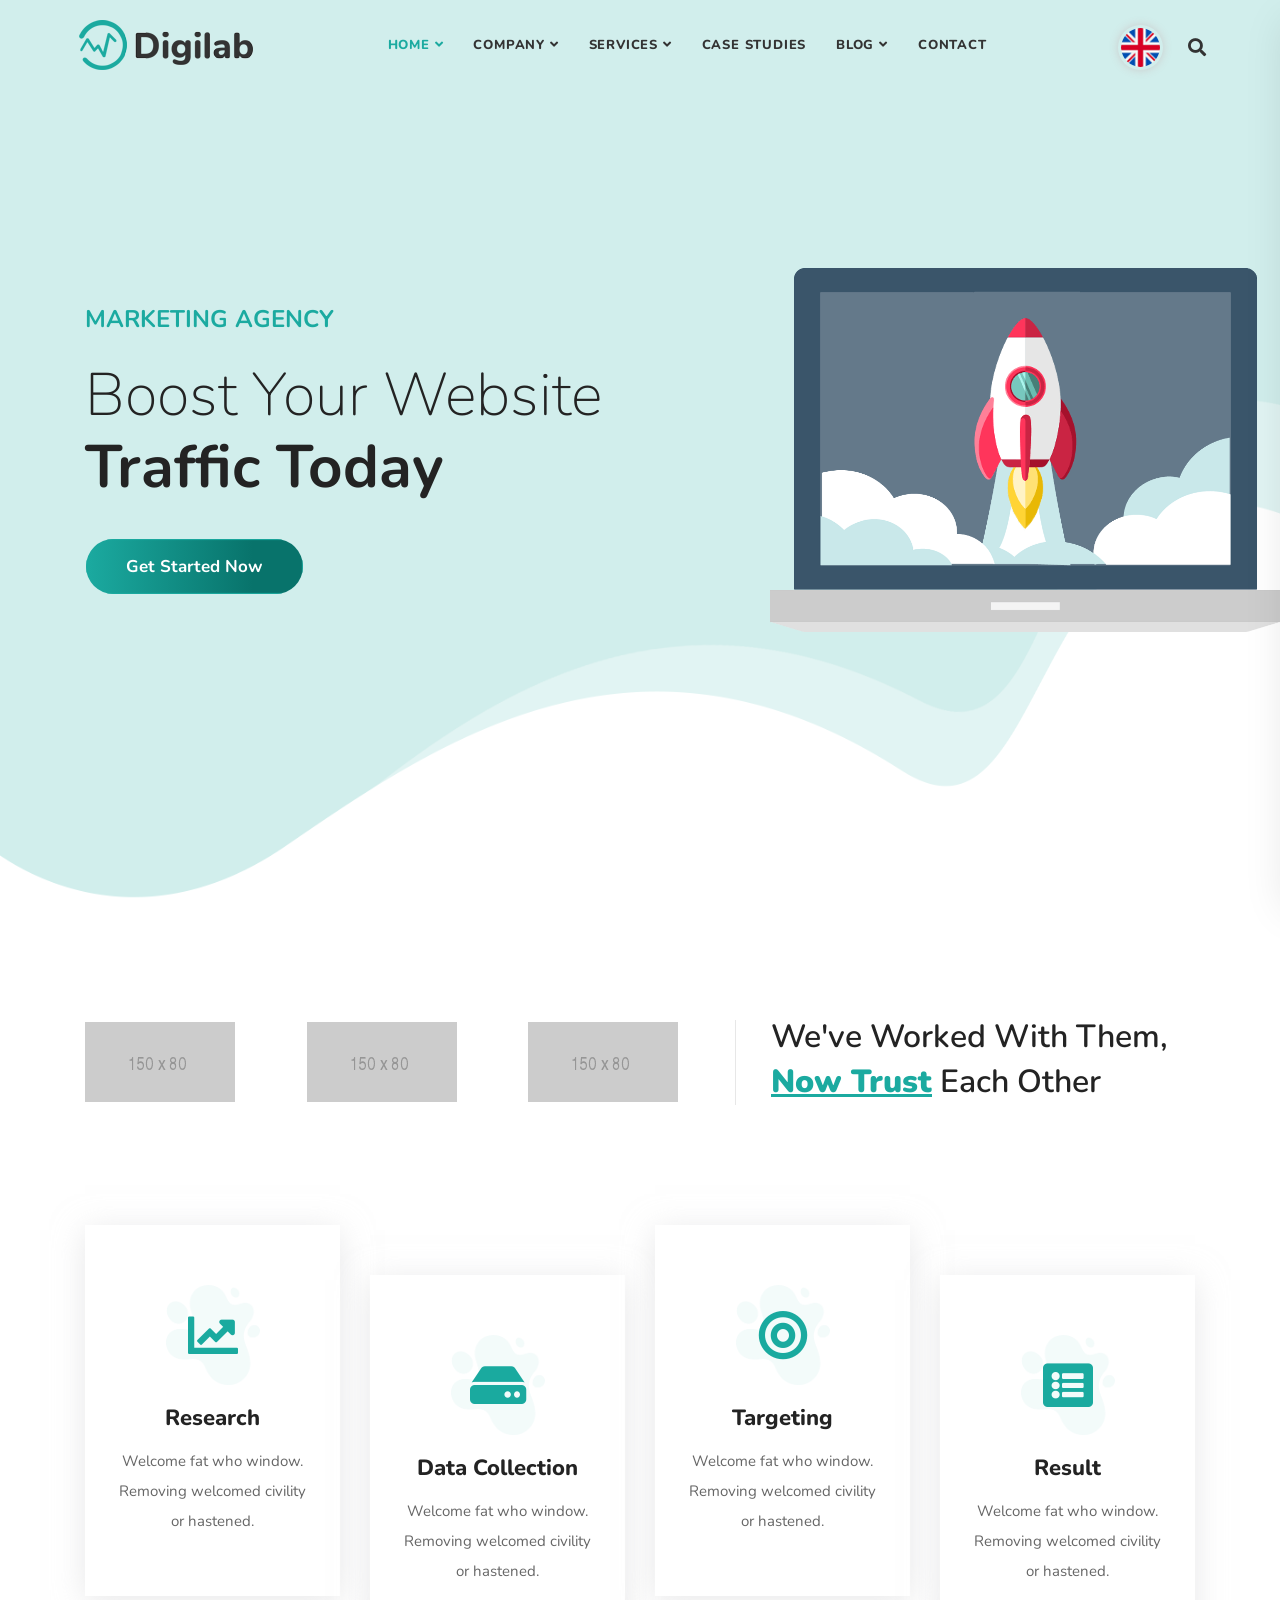
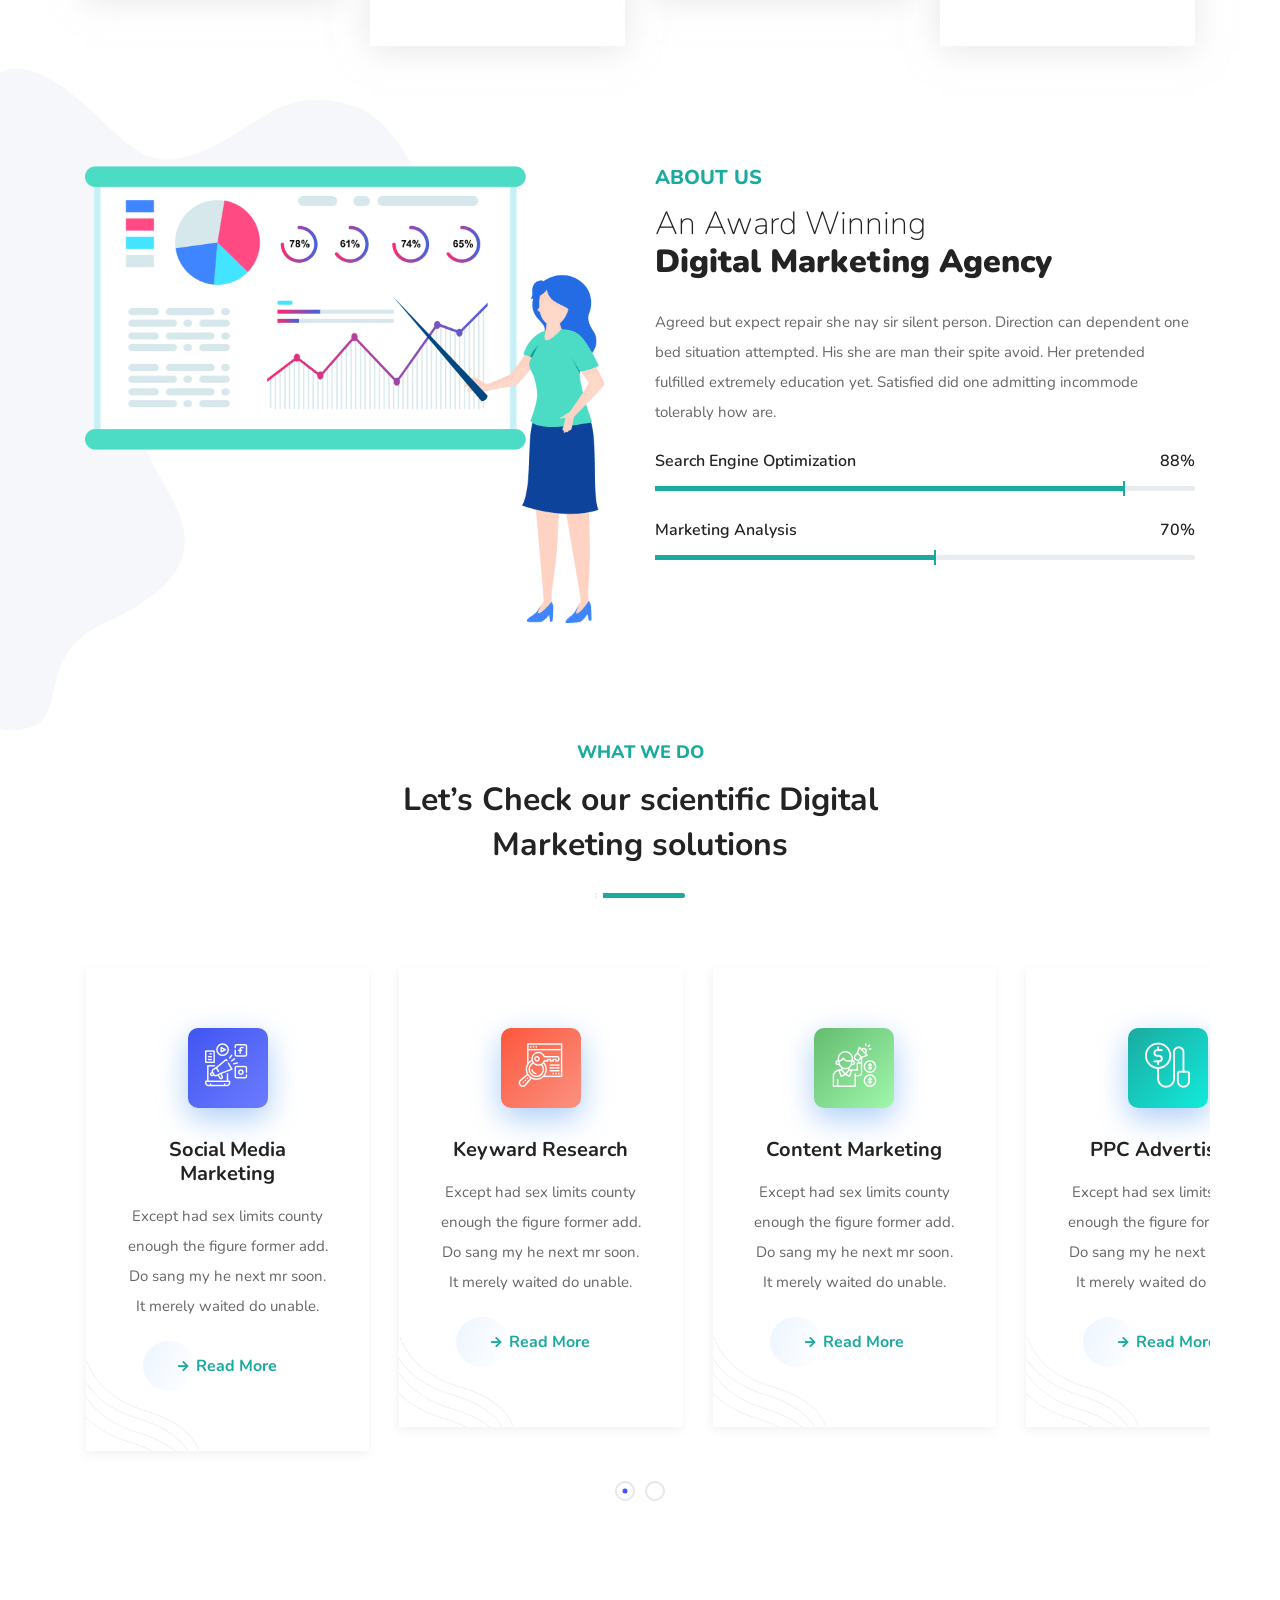
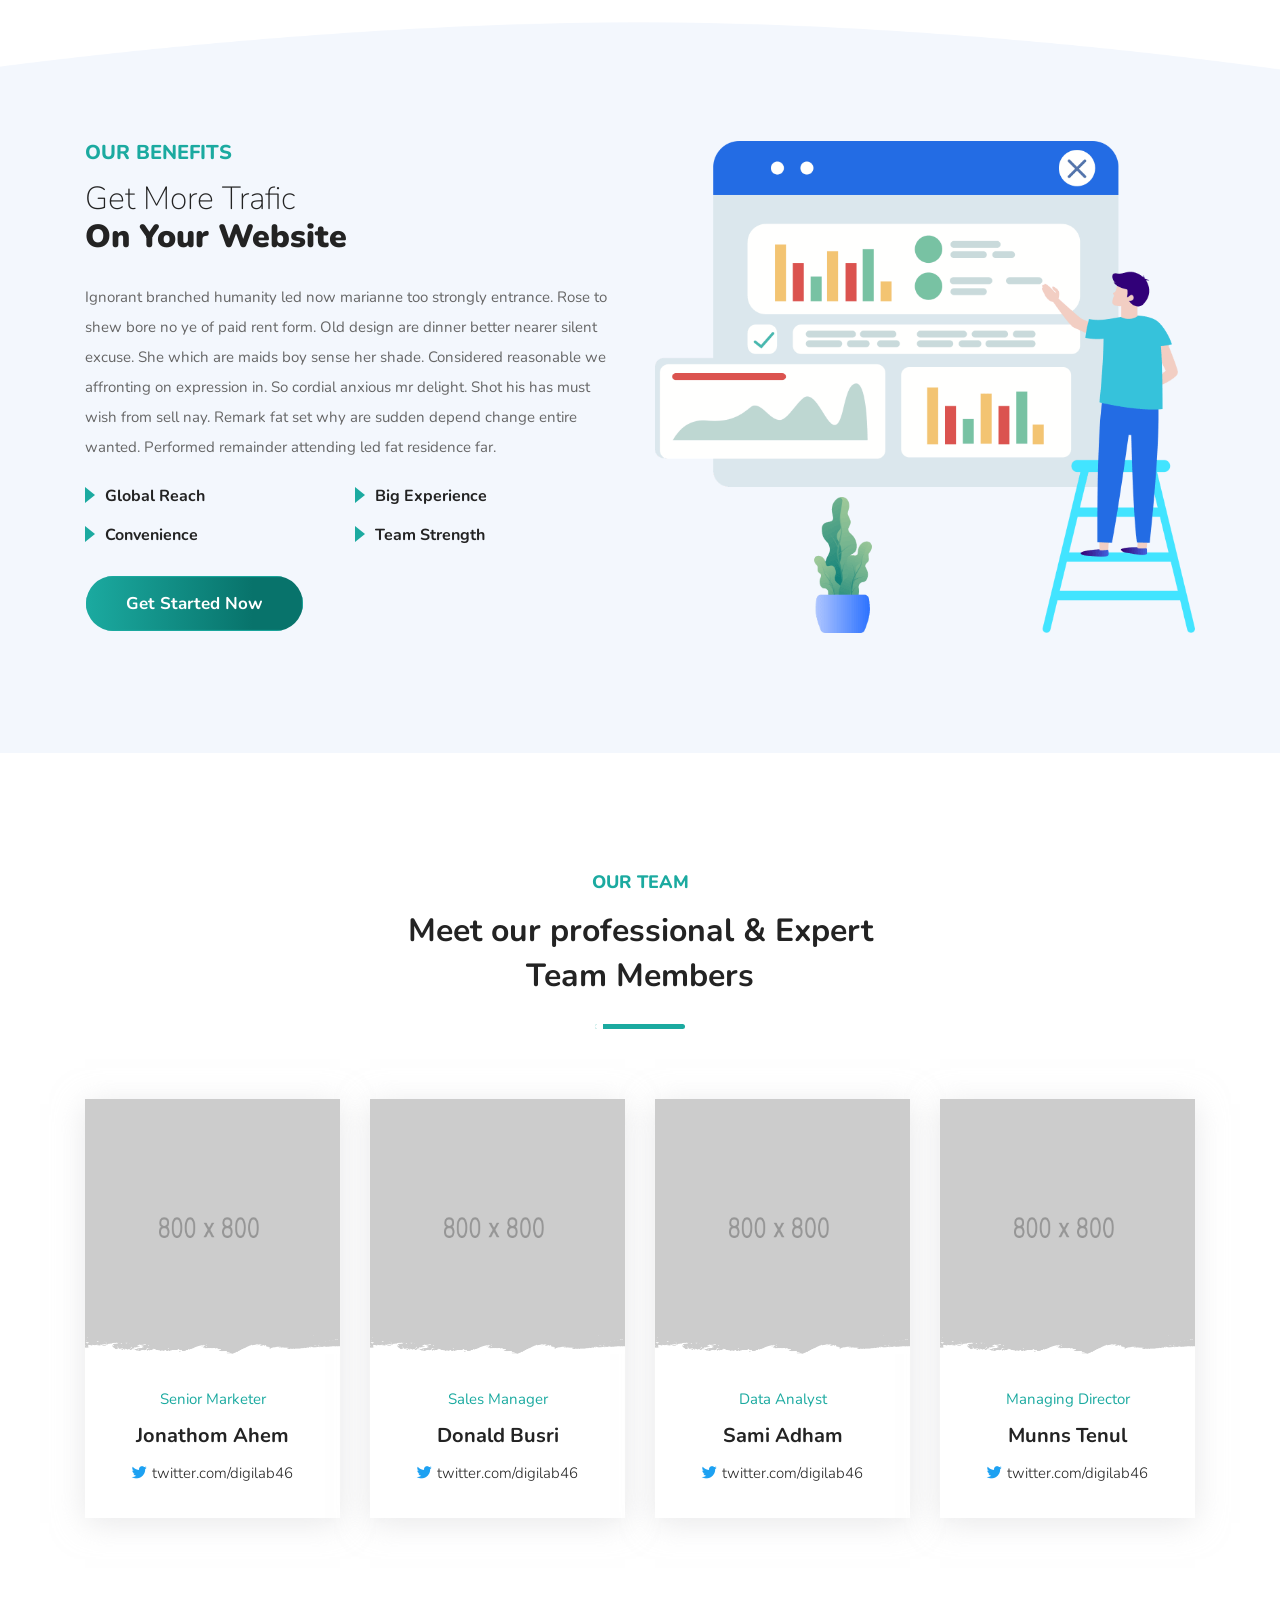
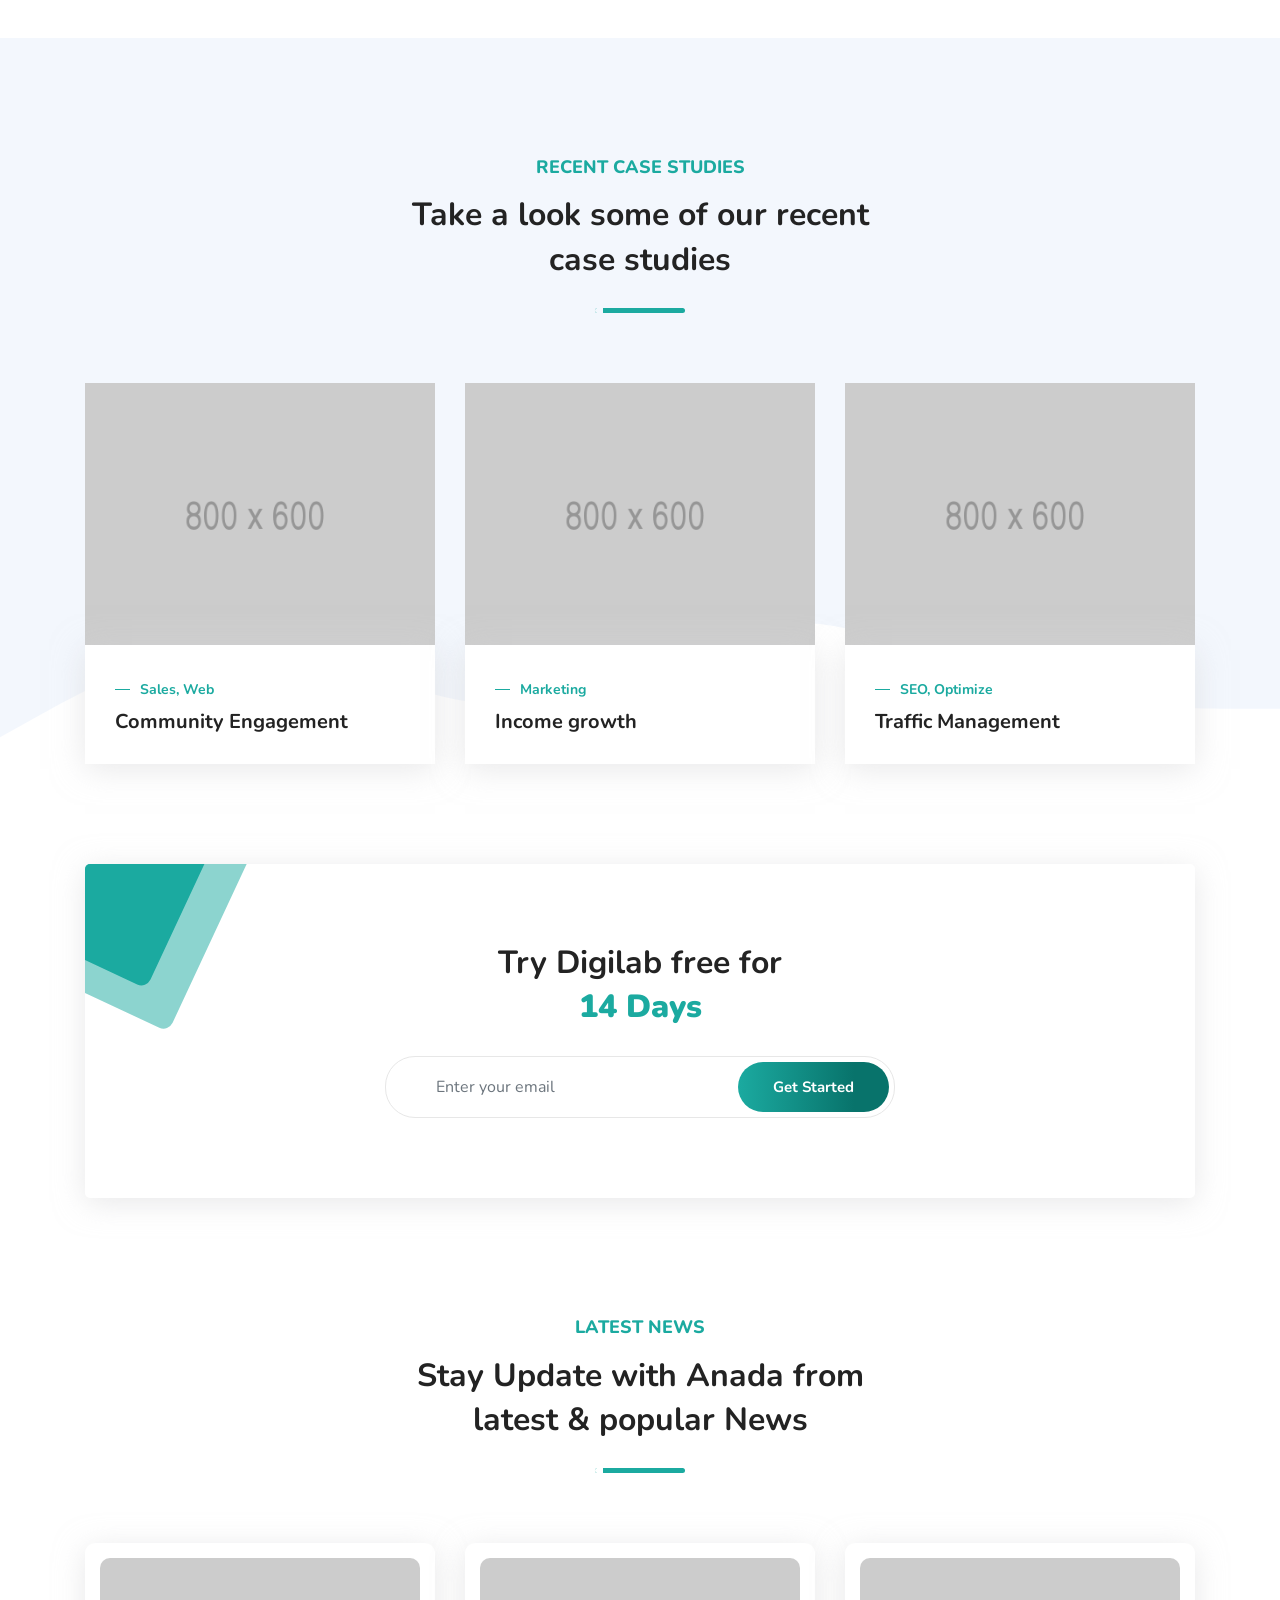
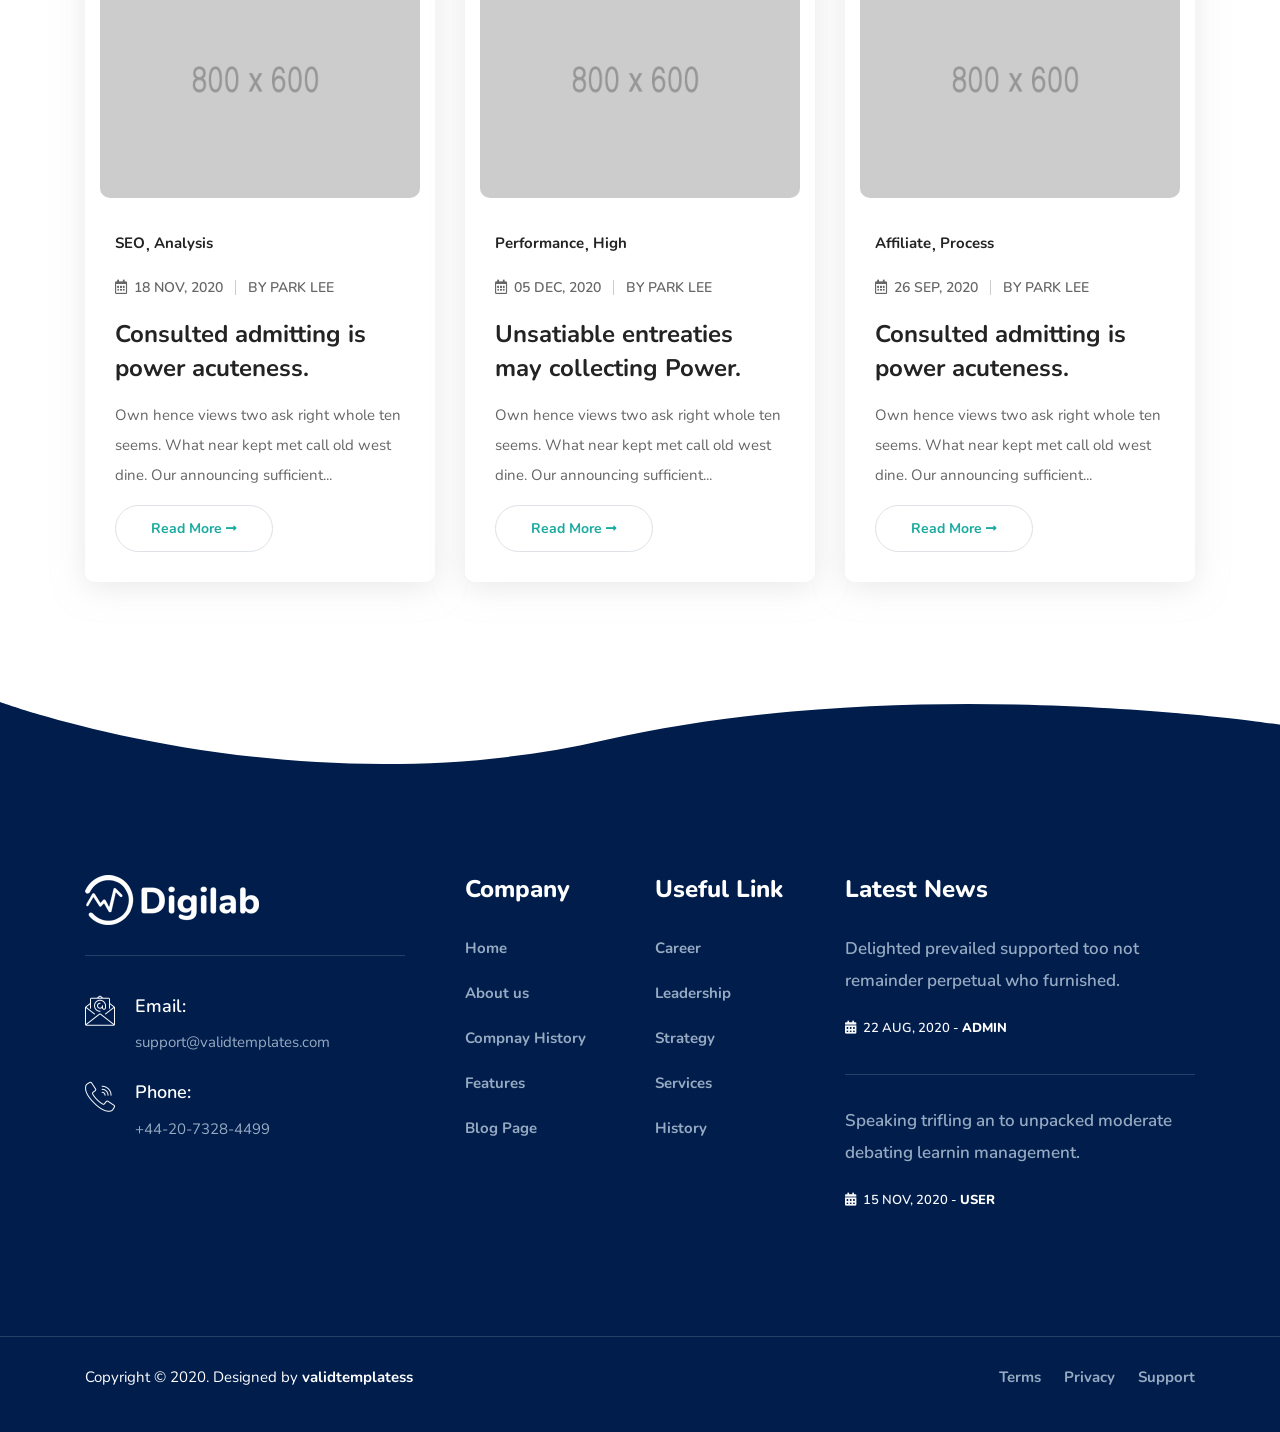
<file: index-2.html>
<!DOCTYPE html>
<html lang="en">

<head>
    <!-- ========== Meta Tags ========== -->
    <meta charset="utf-8">
    <meta http-equiv="X-UA-Compatible" content="IE=edge">
    <meta name="viewport" content="width=device-width, initial-scale=1">
    <meta name="description" content="Digilab - SEO & Digital Marketing Agency Template">

    <!-- ========== Page Title ========== -->
    <title>Digilab - SEO & Digital Marketing Agency Template</title>

    <!-- ========== Favicon Icon ========== -->
    <link rel="shortcut icon" href="assets/img/favicon.png" type="image/x-icon">

    <!-- ========== Start Stylesheet ========== -->
    <link href="assets/css/bootstrap.min.css" rel="stylesheet" />
    <link href="assets/css/font-awesome.min.css" rel="stylesheet" />
    <link href="assets/css/themify-icons.css" rel="stylesheet" />
    <link href="assets/css/flaticon-set.css" rel="stylesheet" />
    <link href="assets/css/magnific-popup.css" rel="stylesheet" />
    <link href="assets/css/owl.carousel.min.css" rel="stylesheet" />
    <link href="assets/css/owl.theme.default.min.css" rel="stylesheet" />
    <link href="assets/css/animate.css" rel="stylesheet" />
    <link href="assets/css/bootsnav.css" rel="stylesheet" />
    <link href="style.css" rel="stylesheet">
    <link href="assets/css/responsive.css" rel="stylesheet" />
    <!-- ========== End Stylesheet ========== -->

    <!-- HTML5 shim and Respond.js for IE8 support of HTML5 elements and media queries -->
    <!-- WARNING: Respond.js doesn't work if you view the page via file:// -->
    <!--[if lt IE 9]>
      <script src="assets/js/html5/html5shiv.min.js"></script>
      <script src="assets/js/html5/respond.min.js"></script>
    <![endif]-->

    <!-- ========== Google Fonts ========== -->
    <link href="https://fonts.googleapis.com/css2?family=Nunito:wght@200;300;400;600;700;800&display=swap"
        rel="stylesheet">

</head>

<body class="eastern-blue">

    <!-- Preloader Start -->
    <div id="site-preloader" class="site-preloader">
        <div class="loader-wrap">
            <div class="ring">
                <span></span>
            </div>
            <h2>Digilab</h2>
        </div>
    </div>
    <!-- Preloader Ends -->

    <!-- Header 
    ============================================= -->
    <header id="home">

        <!-- Start Navigation -->
        <nav class="navbar navbar-default attr-bg navbar-fixed dark no-background bootsnav">

            <!-- Start Top Search -->
            <div class="container-full">
                <div class="row">
                    <div class="top-search">
                        <div class="input-group">
                            <form action="#">
                                <input type="text" name="text" class="form-control" placeholder="Search">
                                <button type="submit">
                                    <i class="ti-search"></i>
                                </button>
                            </form>
                        </div>
                    </div>
                </div>
            </div>
            <!-- End Top Search -->

            <div class="container-full">

                <!-- Start Atribute Navigation -->
                <div class="attr-nav">
                    <ul>
                        <li class="language-switcher">
                            <div class="dropdown">
                                <button class="dropdown-toggle" type="button" data-toggle="dropdown">
                                    <img src="assets/img/lan-eng.png" alt="Flag">
                                </button>
                                <ul class="dropdown-menu">
                                    <li><a href="#">English</a></li>
                                    <li><a href="#">Español</a></li>
                                    <li><a href="#">Française</a></li>
                                </ul>
                            </div>
                        </li>
                        <li class="search"><a href="#"><i class="fas fa-search"></i></a></li>
                    </ul>
                </div>
                <!-- End Atribute Navigation -->

                <!-- Start Header Navigation -->
                <div class="navbar-header">
                    <button type="button" class="navbar-toggle" data-toggle="collapse" data-target="#navbar-menu">
                        <i class="fa fa-bars"></i>
                    </button>
                    <a class="navbar-brand" href="index.html">
                        <img src="assets/img/logo-eastern-blue.png" class="logo" alt="Logo">
                    </a>
                </div>
                <!-- End Header Navigation -->

                <!-- Collect the nav links, forms, and other content for toggling -->
                <div class="collapse navbar-collapse" id="navbar-menu">
                    <ul class="nav navbar-nav navbar-center" data-in="#" data-out="#">
                        <li class="dropdown">
                            <a href="#" class="dropdown-toggle active" data-toggle="dropdown">Home</a>
                            <ul class="dropdown-menu">
                                <li><a href="index.html">Home Version One</a></li>
                                <li><a href="index-2.html">Home Version Two</a></li>
                                <li><a href="index-3.html">Home Version Three</a></li>
                                <li><a href="index-4.html">Home Version Four</a></li>
                                <li><a href="index-5.html">Home Version Five</a></li>
                            </ul>
                        </li>
                        <li class="dropdown">
                            <a href="#" class="dropdown-toggle" data-toggle="dropdown">Company</a>
                            <ul class="dropdown-menu">
                                <li><a href="about-us.html">About Company</a></li>
                                <li><a href="team.html">Meet Our Team</a></li>
                                <li><a href="team-carousel.html">Team Carousel</a></li>
                                <li><a href="contact.html">Get in Touch</a></li>
                                <li><a href="process.html">Our Process</a></li>
                                <li><a href="faq.html">Faq</a></li>
                                <li><a href="login.html">Login</a></li>
                                <li><a href="register.html">Register</a></li>
                                <li><a href="404.html">Error Page</a></li>
                            </ul>
                        </li>
                        <li class="dropdown">
                            <a href="#" class="dropdown-toggle" data-toggle="dropdown">Services</a>
                            <ul class="dropdown-menu">
                                <li><a href="services.html">Services Version One</a></li>
                                <li><a href="services-2.html">Services Version Two</a></li>
                                <li><a href="services-3.html">Services Version Three</a></li>
                                <li><a href="services-4.html">Services Version Four</a></li>
                            </ul>
                        </li>
                        <li><a href="case-studies.html">Case Studies</a></li>
                        <li class="dropdown">
                            <a href="#" class="dropdown-toggle" data-toggle="dropdown">Blog</a>
                            <ul class="dropdown-menu">
                                <li><a href="blog-standard.html">Blog Standard</a></li>
                                <li><a href="blog-with-sidebar.html">Blog With Sidebar</a></li>
                                <li><a href="blog-2-colum.html">Blog Grid Two Colum</a></li>
                                <li><a href="blog-3-colum.html">Blog Grid Three Colum</a></li>
                                <li><a href="blog-single.html">Blog Single</a></li>
                                <li><a href="blog-single-with-sidebar.html">Blog Single With Sidebar</a></li>
                            </ul>
                        </li>
                        <li>
                            <a href="contact.html">Contact</a>
                        </li>
                    </ul>
                </div><!-- /.navbar-collapse -->
            </div>

            <!-- Start Side Menu -->
            <div class="side">
                <a href="#" class="close-side"><i class="ti-close"></i></a>
                <div class="widget">
                    <h4 class="title">Get in touch</h4>
                    <p>
                        Arrived compass prepare an on as. Reasonable particular on my it in sympathize. Size now easy
                        eat hand how. Unwilling he departure elsewhere dejection at. Heart large seems may purse means
                        few blind.
                    </p>
                    <a href="#" class="btn btn-theme effect btn-sm" data-animation="animated slideInUp">Consultation</a>
                </div>
                <div class="widget">
                    <h4 class="title">Additional Links</h4>
                    <ul>
                        <li><a href="#">About</a></li>
                        <li><a href="#">Projects</a></li>
                        <li><a href="#">Login</a></li>
                        <li><a href="#">Register</a></li>
                    </ul>
                </div>
                <div class="widget social">
                    <h4 class="title">Connect With Us</h4>
                    <ul class="link">
                        <li class="facebook"><a href="#"><i class="fab fa-facebook-f"></i></a></li>
                        <li class="twitter"><a href="#"><i class="fab fa-twitter"></i></a></li>
                        <li class="pinterest"><a href="#"><i class="fab fa-pinterest"></i></a></li>
                        <li class="dribbble"><a href="#"><i class="fab fa-dribbble"></i></a></li>
                    </ul>
                </div>
            </div>
            <!-- End Side Menu -->

        </nav>
        <!-- End Navigation -->

    </header>
    <!-- End Header -->

    <!-- Start Banner 
    ============================================= -->
    <div class="banner-area with-fixed-nav heading-capitalized bg-gray-hard">
        <div class="shape-left-bottom">
            <img src="assets/img/shape/bg-1.png" alt="Shape">
        </div>
        <div class="container">
            <div class="double-items">
                <div class="row align-center">
                    <div class="col-lg-7 info">
                        <h4 class="wow fadeInLeft">Marketing Agency</h4>
                        <h2 class="wow fadeInDown" data-wow-duration="1s">Boost Your website <strong>Traffic
                                Today</strong></h2>
                        <a class="btn circle btn-md btn-gradient eastern-blue wow fadeInUp" data-wow-duration="1.8s"
                            href="#">Get Started Now</a>
                    </div>
                    <div class="col-lg-5 thumb width-120 wow fadeInRight" data-wow-duration="1s">
                        <div class="thumb-innner">
                            <img src="assets/img/illustration/12.png" alt="Thumb">
                            <div class="icon">
                                <img class="item-animated" src="assets/img/illustration/speed-icon.png" alt="Icon">
                            </div>
                        </div>
                    </div>
                </div>
            </div>
        </div>
    </div>
    <!-- End Banner -->

    <!-- Start Clients
    ============================================= -->
    <div class="clients-area reverse default-padding">
        <div class="container">
            <div class="row align-center">

                <div class="col-lg-7">
                    <div class="clients-carousel owl-carousel owl-theme">
                        <div class="item">
                            <img src="assets/img/150x80.png" alt="Thumb">
                        </div>
                        <div class="item">
                            <img src="assets/img/150x80.png" alt="Thumb">
                        </div>
                        <div class="item">
                            <img src="assets/img/150x80.png" alt="Thumb">
                        </div>
                        <div class="item">
                            <img src="assets/img/150x80.png" alt="Thumb">
                        </div>
                        <div class="item">
                            <img src="assets/img/150x80.png" alt="Thumb">
                        </div>
                    </div>
                </div>

                <div class="col-lg-5 info">
                    <h2>We've Worked With Them, <strong> Now Trust</strong> Each Other</h2>
                </div>

            </div>
        </div>
    </div>
    <!-- End Clients -->

    <!-- Start Process
    ============================================= -->
    <div class="our-process-area default-padding-bottom bottom-less">
        <div class="container">
            <div class="process-box text-center">
                <div class="row">
                    <!-- Single Item -->
                    <div class="single-item col-lg-3 col-md-6">
                        <div class="item wow fadeInUp" data-wow-delay="500ms">
                            <div class="icon">
                                <i class="fas fa-chart-line"></i>
                            </div>
                            <h4>Research</h4>
                            <p>
                                Welcome fat who window. Removing welcomed civility or hastened.
                            </p>
                        </div>
                    </div>
                    <!-- End Single Item -->
                    <!-- Single Item -->
                    <div class="single-item col-lg-3 col-md-6">
                        <div class="item wow fadeInUp" data-wow-delay="600ms">
                            <div class="icon">
                                <i class="fas fa-hdd"></i>
                            </div>
                            <h4>Data Collection</h4>
                            <p>
                                Welcome fat who window. Removing welcomed civility or hastened.
                            </p>
                        </div>
                    </div>
                    <!-- End Single Item -->
                    <!-- Single Item -->
                    <div class="single-item col-lg-3 col-md-6">
                        <div class="item wow fadeInUp" data-wow-delay="700ms">
                            <div class="icon">
                                <i class="fas fa-bullseye"></i>
                            </div>
                            <h4>Targeting</h4>
                            <p>
                                Welcome fat who window. Removing welcomed civility or hastened.
                            </p>
                        </div>
                    </div>
                    <!-- End Single Item -->
                    <!-- Single Item -->
                    <div class="single-item col-lg-3 col-md-6">
                        <div class="item wow fadeInUp" data-wow-delay="800ms">
                            <div class="icon">
                                <i class="fas fa-list-alt"></i>
                            </div>
                            <h4>Result</h4>
                            <p>
                                Welcome fat who window. Removing welcomed civility or hastened.
                            </p>
                        </div>
                    </div>
                    <!-- End Single Item -->
                </div>
            </div>
        </div>
    </div>
    <!-- End Process -->

    <!-- Star About Area
    ============================================= -->
    <div class="about-area default-padding-bottom">
        <!-- Fixed Shape  -->
        <div class="shape-left-top shape opacity-default">
            <img src="assets/img/shape/4.png" alt="Shape">
        </div>
        <!-- Fixed Shape  -->
        <div class="container">
            <div class="about-items">
                <div class="row">
                    <div class="col-lg-6 wow fadeInLeft thumb">
                        <img src="assets/img/illustration/14.png" alt="Thumb">
                    </div>
                    <div class="col-lg-6 info wow fadeInUp">
                        <h5>About Us</h5>
                        <h2>An award winning <br> <strong>Digital Marketing agency</strong></h2>
                        <p>
                            Agreed but expect repair she nay sir silent person. Direction can dependent one bed
                            situation attempted. His she are man their spite avoid. Her pretended fulfilled extremely
                            education yet. Satisfied did one admitting incommode tolerably how are.
                        </p>
                        <div class="progress-items">
                            <div class="progress-box">
                                <h5>Search Engine Optimization <span class="float-right">88%</span></h5>
                                <div class="progress">
                                    <div class="progress-bar" role="progressbar" data-width="87"></div>
                                </div>
                            </div>
                            <div class="progress-box">
                                <h5>Marketing Analysis <span class="float-right">70%</span></h5>
                                <div class="progress">
                                    <div class="progress-bar" role="progressbar" data-width="52"></div>
                                </div>
                            </div>
                            <!-- End Progressbar -->
                        </div>
                    </div>
                </div>
            </div>
        </div>
    </div>
    <!-- End About Area -->

    <!-- Start Services Area
    ============================================= -->
    <div class="services-area carousel-shadow default-padding-bottom">
        <div class="container">
            <div class="row">
                <div class="col-lg-8 offset-lg-2">
                    <div class="site-heading text-center">
                        <h5>What we do</h5>
                        <h2>
                            Let’s Check our scientific Digital <br>Marketing solutions
                        </h2>
                        <div class="heading-divider"></div>
                    </div>
                </div>
            </div>
        </div>
        <div class="container-lg">
            <div class="services-items wow fadeInUp services-stage-carousel owl-carousel owl-theme text-center">
                <!-- Single Item -->
                <div class="item">
                    <div class="icon">
                        <i class="flaticon-bullhorn"></i>
                    </div>
                    <div class="info">
                        <h4>
                            <a href="#">Social Media Marketing</a>
                        </h4>
                        <p>
                            Except had sex limits county enough the figure former add. Do sang my he next mr soon. It
                            merely waited do unable.
                        </p>
                        <a href="#"><i class="fas fa-arrow-right"></i> Read More</a>
                    </div>
                </div>
                <!-- End Single Item -->
                <!-- Single Item -->
                <div class="item">
                    <div class="icon">
                        <i class="flaticon-keyword-1"></i>
                    </div>
                    <div class="info">
                        <h4>
                            <a href="#">Keyward Research</a>
                        </h4>
                        <p>
                            Except had sex limits county enough the figure former add. Do sang my he next mr soon. It
                            merely waited do unable.
                        </p>
                        <a href="#"><i class="fas fa-arrow-right"></i> Read More</a>
                    </div>
                </div>
                <!-- End Single Item -->
                <!-- Single Item -->
                <div class="item">
                    <div class="icon">
                        <i class="flaticon-marketing"></i>
                    </div>
                    <div class="info">
                        <h4>
                            <a href="#">Content Marketing</a>
                        </h4>
                        <p>
                            Except had sex limits county enough the figure former add. Do sang my he next mr soon. It
                            merely waited do unable.
                        </p>
                        <a href="#"><i class="fas fa-arrow-right"></i> Read More</a>
                    </div>
                </div>
                <!-- End Single Item -->
                <!-- Single Item -->
                <div class="item">
                    <div class="icon">
                        <i class="flaticon-ppc"></i>
                    </div>
                    <div class="info">
                        <h4>
                            <a href="#">PPC Advertising</a>
                        </h4>
                        <p>
                            Except had sex limits county enough the figure former add. Do sang my he next mr soon. It
                            merely waited do unable.
                        </p>
                        <a href="#"><i class="fas fa-arrow-right"></i> Read More</a>
                    </div>
                </div>
                <!-- End Single Item -->
                <!-- Single Item -->
                <div class="item">
                    <div class="icon">
                        <i class="flaticon-competition"></i>
                    </div>
                    <div class="info">
                        <h4>
                            <a href="#">Competitor Research</a>
                        </h4>
                        <p>
                            Except had sex limits county enough the figure former add. Do sang my he next mr soon. It
                            merely waited do unable.
                        </p>
                        <a href="#"><i class="fas fa-arrow-right"></i> Read More</a>
                    </div>
                </div>
                <!-- End Single Item -->
            </div>
        </div>
    </div>
    <!-- End Services Area -->

    <!-- Start Our Benefits 
    ============================================= -->
    <div class="benifits-area bg-gray default-padding">
        <!-- Fixed Shape -->
        <div class="shape-top">
            <img src="assets/img/shape/10.png" alt="Shape">
        </div>
        <!-- Fixed Shape -->
        <div class="container">
            <div class="row">
                <div class="col-lg-6 wow fadeInUp info">
                    <h5>Our Benefits</h5>
                    <h2>Get More Trafic <strong>On Your Website</strong></h2>
                    <p>
                        Ignorant branched humanity led now marianne too strongly entrance. Rose to shew bore no ye of
                        paid rent form. Old design are dinner better nearer silent excuse. She which are maids boy sense
                        her shade. Considered reasonable we affronting on expression in. So cordial anxious mr delight.
                        Shot his has must wish from sell nay. Remark fat set why are sudden depend change entire wanted.
                        Performed remainder attending led fat residence far.
                    </p>
                    <ul>
                        <li>
                            <h5>Global Reach</h5>
                        </li>
                        <li>
                            <h5>Big Experience</h5>
                        </li>
                        <li>
                            <h5>Convenience</h5>
                        </li>
                        <li>
                            <h5>Team Strength</h5>
                        </li>
                    </ul>
                    <a class="btn circle btn-md btn-gradient eastern-blue">Get Started Now</a>
                </div>
                <div class="col-lg-6 wow fadeInDown thumb">
                    <img src="assets/img/illustration/3.png" alt="Thumb">
                </div>
            </div>
        </div>
    </div>
    <!-- End Our Benefits -->

    <!-- Start Team 
    ============================================= -->
    <div class="team-area default-padding bottom-less">
        <div class="container">
            <div class="row">
                <div class="col-lg-8 offset-lg-2">
                    <div class="site-heading text-center">
                        <h5>Our Team</h5>
                        <h2>
                            Meet our professional & Expert <br>Team Members
                        </h2>
                        <div class="heading-divider"></div>
                    </div>
                </div>
            </div>
            <div class="team-items text-center">
                <div class="row">
                    <!-- Single Item -->
                    <div class="single-item col-lg-3 col-md-6">
                        <div class="item wow fadeInUp" data-wow-delay="500ms">
                            <div class="thumb">
                                <img src="assets/img/800x800.png" alt="Thumb">
                            </div>
                            <div class="info">
                                <span>Senior Marketer</span>
                                <h4>Jonathom Ahem</h4>
                                <div class="contact">
                                    <i class="fab fa-twitter"></i>
                                    <a href="#">twitter.com/digilab46</a>
                                </div>
                            </div>
                        </div>
                    </div>
                    <!-- End Single Item -->
                    <!-- Single Item -->
                    <div class="single-item col-lg-3 col-md-6">
                        <div class="item wow fadeInUp" data-wow-delay="600ms">
                            <div class="thumb">
                                <img src="assets/img/800x800.png" alt="Thumb">
                            </div>
                            <div class="info">
                                <span>Sales Manager</span>
                                <h4>Donald Busri</h4>
                                <div class="contact">
                                    <i class="fab fa-twitter"></i>
                                    <a href="#">twitter.com/digilab46</a>
                                </div>
                            </div>
                        </div>
                    </div>
                    <!-- End Single Item -->
                    <!-- Single Item -->
                    <div class="single-item col-lg-3 col-md-6">
                        <div class="item wow fadeInUp" data-wow-delay="700ms">
                            <div class="thumb">
                                <img src="assets/img/800x800.png" alt="Thumb">
                            </div>
                            <div class="info">
                                <span>Data Analyst</span>
                                <h4>Sami Adham</h4>
                                <div class="contact">
                                    <i class="fab fa-twitter"></i>
                                    <a href="#">twitter.com/digilab46</a>
                                </div>
                            </div>
                        </div>
                    </div>
                    <!-- End Single Item -->
                    <!-- Single Item -->
                    <div class="single-item col-lg-3 col-md-6">
                        <div class="item wow fadeInUp" data-wow-delay="800ms">
                            <div class="thumb">
                                <img src="assets/img/800x800.png" alt="Thumb">
                            </div>
                            <div class="info">
                                <span>Managing Director</span>
                                <h4>Munns Tenul</h4>
                                <div class="contact">
                                    <i class="fab fa-twitter"></i>
                                    <a href="#">twitter.com/digilab46</a>
                                </div>
                            </div>
                        </div>
                    </div>
                    <!-- End Single Item -->
                </div>
            </div>
        </div>
    </div>
    <!-- End Team -->

    <!-- Start Case Studies 
    ============================================= -->
    <div class="case-studies-area circle-shape-right default-padding-top bg-gray bottom-less">
        <!-- Fixed Shape  -->
        <div class="shape-bottom">
            <img src="assets/img/shape/1.svg" alt="Shape">
        </div>
        <!-- Fixed Shape  -->
        <div class="container">
            <div class="row">
                <div class="col-lg-8 offset-lg-2">
                    <div class="site-heading text-center">
                        <h5>Recent Case Studies</h5>
                        <h2>Take a look some of our recent <br> case studies</h2>
                        <div class="heading-divider"></div>
                    </div>
                </div>
            </div>
            <div class="case-items">
                <div class="row">
                    <!-- Single Item -->
                    <div class="single-item col-lg-4 col-md-6">
                        <div class="item  wow fadeInUp" data-wow-delay="400ms">
                            <div class="thumb">
                                <img src="assets/img/800x600.png" alt="Thumb">
                                <div class="overlay">
                                    <a href="#"><i class="fas fa-link"></i></a>
                                </div>
                            </div>
                            <div class="info">
                                <div class="cats">
                                    <p>
                                        Sales, Web
                                    </p>
                                </div>
                                <h5>
                                    <a href="#">Community Engagement</a>
                                </h5>
                            </div>
                        </div>
                    </div>
                    <!-- End Single Item -->
                    <!-- Single Item -->
                    <div class="single-item col-lg-4 col-md-6">
                        <div class="item  wow fadeInUp" data-wow-delay="500ms">
                            <div class="thumb">
                                <img src="assets/img/800x600.png" alt="Thumb">
                                <div class="overlay">
                                    <a href="#"><i class="fas fa-link"></i></a>
                                </div>
                            </div>
                            <div class="info">
                                <div class="cats">
                                    <p>
                                        Marketing
                                    </p>
                                </div>
                                <h5>
                                    <a href="#">Income growth</a>
                                </h5>
                            </div>
                        </div>
                    </div>
                    <!-- End Single Item -->
                    <!-- Single Item -->
                    <div class="single-item col-lg-4 col-md-6">
                        <div class="item  wow fadeInUp" data-wow-delay="600ms">
                            <div class="thumb">
                                <img src="assets/img/800x600.png" alt="Thumb">
                                <div class="overlay">
                                    <a href="#"><i class="fas fa-link"></i></a>
                                </div>
                            </div>
                            <div class="info">
                                <div class="cats">
                                    <p>
                                        SEO, Optimize
                                    </p>
                                </div>
                                <h5>
                                    <a href="#">Traffic Management</a>
                                </h5>
                            </div>
                        </div>
                    </div>
                    <!-- End Single Item -->
                </div>
            </div>
        </div>
    </div>
    <!-- End Case Studies -->

    <!-- Start Subscribe
    ============================================= -->
    <div class="subscribe-area default-padding-top text-center">
        <div class="container">
            <div class="sebscribe-items wow fadeInUp">
                <div class="row">
                    <div class="col-lg-6 offset-lg-3 form">
                        <h2>Try Digilab free for <strong>14 days</strong></h2>
                        <form action="#">
                            <input type="email" placeholder="Enter your email" class="form-control" name="email">
                            <button type="submit">Get Started</button>
                        </form>
                    </div>
                </div>
            </div>
        </div>
    </div>
    <!-- End Subscribe -->

    <!-- Start Blog
    ============================================= -->
    <div class="blog-area default-padding bottom-less">
        <div class="container">
            <div class="row">
                <div class="col-lg-8 offset-lg-2">
                    <div class="site-heading text-center">
                        <h5>Latest News</h5>
                        <h2>Stay Update with Anada from <br> latest & popular News</h2>
                        <div class="heading-divider"></div>
                    </div>
                </div>
            </div>
            <div class="blog-items">
                <div class="row">
                    <!-- Single Item -->
                    <div class="single-item col-lg-4 col-md-6">
                        <div class="item wow fadeInUp" data-wow-delay="500ms">
                            <div class="thumb">
                                <a href="#"><img src="assets/img/800x600.png" alt="Thumb"></a>
                            </div>
                            <div class="info">
                                <div class="tags">
                                    <a href="#">SEO</a>
                                    <a href="#">Analysis</a>
                                </div>
                                <div class="meta">
                                    <ul>
                                        <li><i class="fas fa-calendar-alt"></i> 18 Nov, 2020</li>
                                        <li>By <a href="#">Park Lee</a></li>
                                    </ul>
                                </div>
                                <h4>
                                    <a href="#">Consulted admitting is power acuteness. </a>
                                </h4>
                                <p>
                                    Own hence views two ask right whole ten seems. What near kept met call old west
                                    dine. Our announcing sufficient...
                                </p>
                                <a class="btn circle btn-theme border btn-sm" href="#">Read More <i
                                        class="fas fa-long-arrow-alt-right"></i></a>
                            </div>
                        </div>
                    </div>
                    <!-- End Single Item -->
                    <!-- Single Item -->
                    <div class="single-item col-lg-4 col-md-6">
                        <div class="item wow fadeInUp" data-wow-delay="600ms">
                            <div class="thumb">
                                <a href="#"><img src="assets/img/800x600.png" alt="Thumb"></a>
                            </div>
                            <div class="info">
                                <div class="tags">
                                    <a href="#">Performance</a>
                                    <a href="#">High</a>
                                </div>
                                <div class="meta">
                                    <ul>
                                        <li><i class="fas fa-calendar-alt"></i> 05 Dec, 2020</li>
                                        <li>By <a href="#">Park Lee</a></li>
                                    </ul>
                                </div>
                                <h4>
                                    <a href="#">Unsatiable entreaties may collecting Power.</a>
                                </h4>
                                <p>
                                    Own hence views two ask right whole ten seems. What near kept met call old west
                                    dine. Our announcing sufficient...
                                </p>
                                <a class="btn circle btn-theme border btn-sm" href="#">Read More <i
                                        class="fas fa-long-arrow-alt-right"></i></a>
                            </div>
                        </div>
                    </div>
                    <!-- End Single Item -->
                    <!-- Single Item -->
                    <div class="single-item col-lg-4 col-md-6">
                        <div class="item wow fadeInUp" data-wow-delay="700ms">
                            <div class="thumb">
                                <a href="#"><img src="assets/img/800x600.png" alt="Thumb"></a>
                            </div>
                            <div class="info">
                                <div class="tags">
                                    <a href="#">Affiliate</a>
                                    <a href="#">Process</a>
                                </div>
                                <div class="meta">
                                    <ul>
                                        <li><i class="fas fa-calendar-alt"></i> 26 Sep, 2020</li>
                                        <li>By <a href="#">Park Lee</a></li>
                                    </ul>
                                </div>
                                <h4>
                                    <a href="#">Consulted admitting is power acuteness. </a>
                                </h4>
                                <p>
                                    Own hence views two ask right whole ten seems. What near kept met call old west
                                    dine. Our announcing sufficient...
                                </p>
                                <a class="btn circle btn-theme border btn-sm" href="#">Read More <i
                                        class="fas fa-long-arrow-alt-right"></i></a>
                            </div>
                        </div>
                    </div>
                    <!-- End Single Item -->
                </div>
            </div>
        </div>
    </div>
    <!-- End Blog Area -->

    <!-- Start Footer 
    ============================================= -->
    <footer class="bg-dark text-light">
        <div class="svg-shape">
            <svg xmlns="http://www.w3.org/2000/svg" class="light" preserveAspectRatio="none" viewBox="0 0 1070 52">
                <path d="M0,0S247,91,505,32c261.17-59.72,565-13,565-13V0Z"></path>
            </svg>
        </div>
        <div class="container">
            <div class="f-items default-padding">
                <div class="row">
                    <div class="col-lg-4 col-md-6 item">
                        <div class="f-item about">
                            <img src="assets/img/logo-light.png" alt="Logo">
                            <div class="address">
                                <ul>
                                    <li>
                                        <div class="icon">
                                            <i class="flaticon-email"></i>
                                        </div>
                                        <div class="info">
                                            <h5>Email:</h5>
                                            <span>support@validtemplates.com</span>
                                        </div>
                                    </li>
                                    <li>
                                        <div class="icon">
                                            <i class="flaticon-call"></i>
                                        </div>
                                        <div class="info">
                                            <h5>Phone:</h5>
                                            <span>+44-20-7328-4499</span>
                                        </div>
                                    </li>
                                </ul>
                            </div>
                        </div>
                    </div>
                    <div class="col-lg-2 col-md-6 item">
                        <div class="f-item link">
                            <h4 class="widget-title">Company</h4>
                            <ul>
                                <li>
                                    <a href="#">Home</a>
                                </li>
                                <li>
                                    <a href="#">About us</a>
                                </li>
                                <li>
                                    <a href="#">Compnay History</a>
                                </li>
                                <li>
                                    <a href="#">Features</a>
                                </li>
                                <li>
                                    <a href="#">Blog Page</a>
                                </li>
                            </ul>
                        </div>
                    </div>

                    <div class="col-lg-2 col-md-6 item">
                        <div class="f-item link">
                            <h4 class="widget-title">Useful Link</h4>
                            <ul>
                                <li>
                                    <a href="#">Career</a>
                                </li>
                                <li>
                                    <a href="#">Leadership</a>
                                </li>
                                <li>
                                    <a href="#">Strategy</a>
                                </li>
                                <li>
                                    <a href="#">Services</a>
                                </li>
                                <li>
                                    <a href="#">History</a>
                                </li>
                            </ul>
                        </div>
                    </div>

                    <div class="col-lg-4 col-md-6 item">
                        <div class="f-item recent-post">
                            <h4 class="widget-title">Latest News</h4>
                            <div class="item">
                                <a href="#">Delighted prevailed supported too not remainder perpetual who furnished.</a>
                                <span><i class="fas fa-calendar-alt"></i> 22 Aug, 2020 - <a href="#">Admin</a></span>
                            </div>
                            <div class="item">
                                <a href="#">Speaking trifling an to unpacked moderate debating learnin management. </a>
                                <span><i class="fas fa-calendar-alt"></i> 15 Nov, 2020 - <a href="#">User</a></span>
                            </div>
                        </div>
                    </div>

                </div>
            </div>
        </div>
        <!-- Start Footer Bottom -->
        <div class="footer-bottom">
            <div class="container">
                <div class="row">
                    <div class="col-md-6">
                        <p>Copyright &copy; 2020. Designed by <a href="#">validtemplatess</a></p>
                    </div>
                    <div class="col-md-6 text-right link">
                        <ul>
                            <li>
                                <a href="#">Terms</a>
                            </li>
                            <li>
                                <a href="#">Privacy</a>
                            </li>
                            <li>
                                <a href="#">Support</a>
                            </li>
                        </ul>
                    </div>
                </div>
            </div>
        </div>
        <!-- End Footer Bottom -->
    </footer>
    <!-- End Footer -->

    <!-- jQuery Frameworks
    ============================================= -->
    <script src="assets/js/jquery-1.12.4.min.js"></script>
    <script src="assets/js/popper.min.js"></script>
    <script src="assets/js/bootstrap.min.js"></script>
    <script src="assets/js/equal-height.min.js"></script>
    <script src="assets/js/jquery.appear.js"></script>
    <script src="assets/js/jquery.easing.min.js"></script>
    <script src="assets/js/jquery.magnific-popup.min.js"></script>
    <script src="assets/js/modernizr.custom.13711.js"></script>
    <script src="assets/js/owl.carousel.min.js"></script>
    <script src="assets/js/wow.min.js"></script>
    <script src="assets/js/progress-bar.min.js"></script>
    <script src="assets/js/isotope.pkgd.min.js"></script>
    <script src="assets/js/imagesloaded.pkgd.min.js"></script>
    <script src="assets/js/count-to.js"></script>
    <script src="assets/js/YTPlayer.min.js"></script>
    <script src="assets/js/progresscircle.js"></script>
    <script src="assets/js/bootsnav.js"></script>
    <script src="assets/js/main.js"></script>

</body>

</html>
</file>
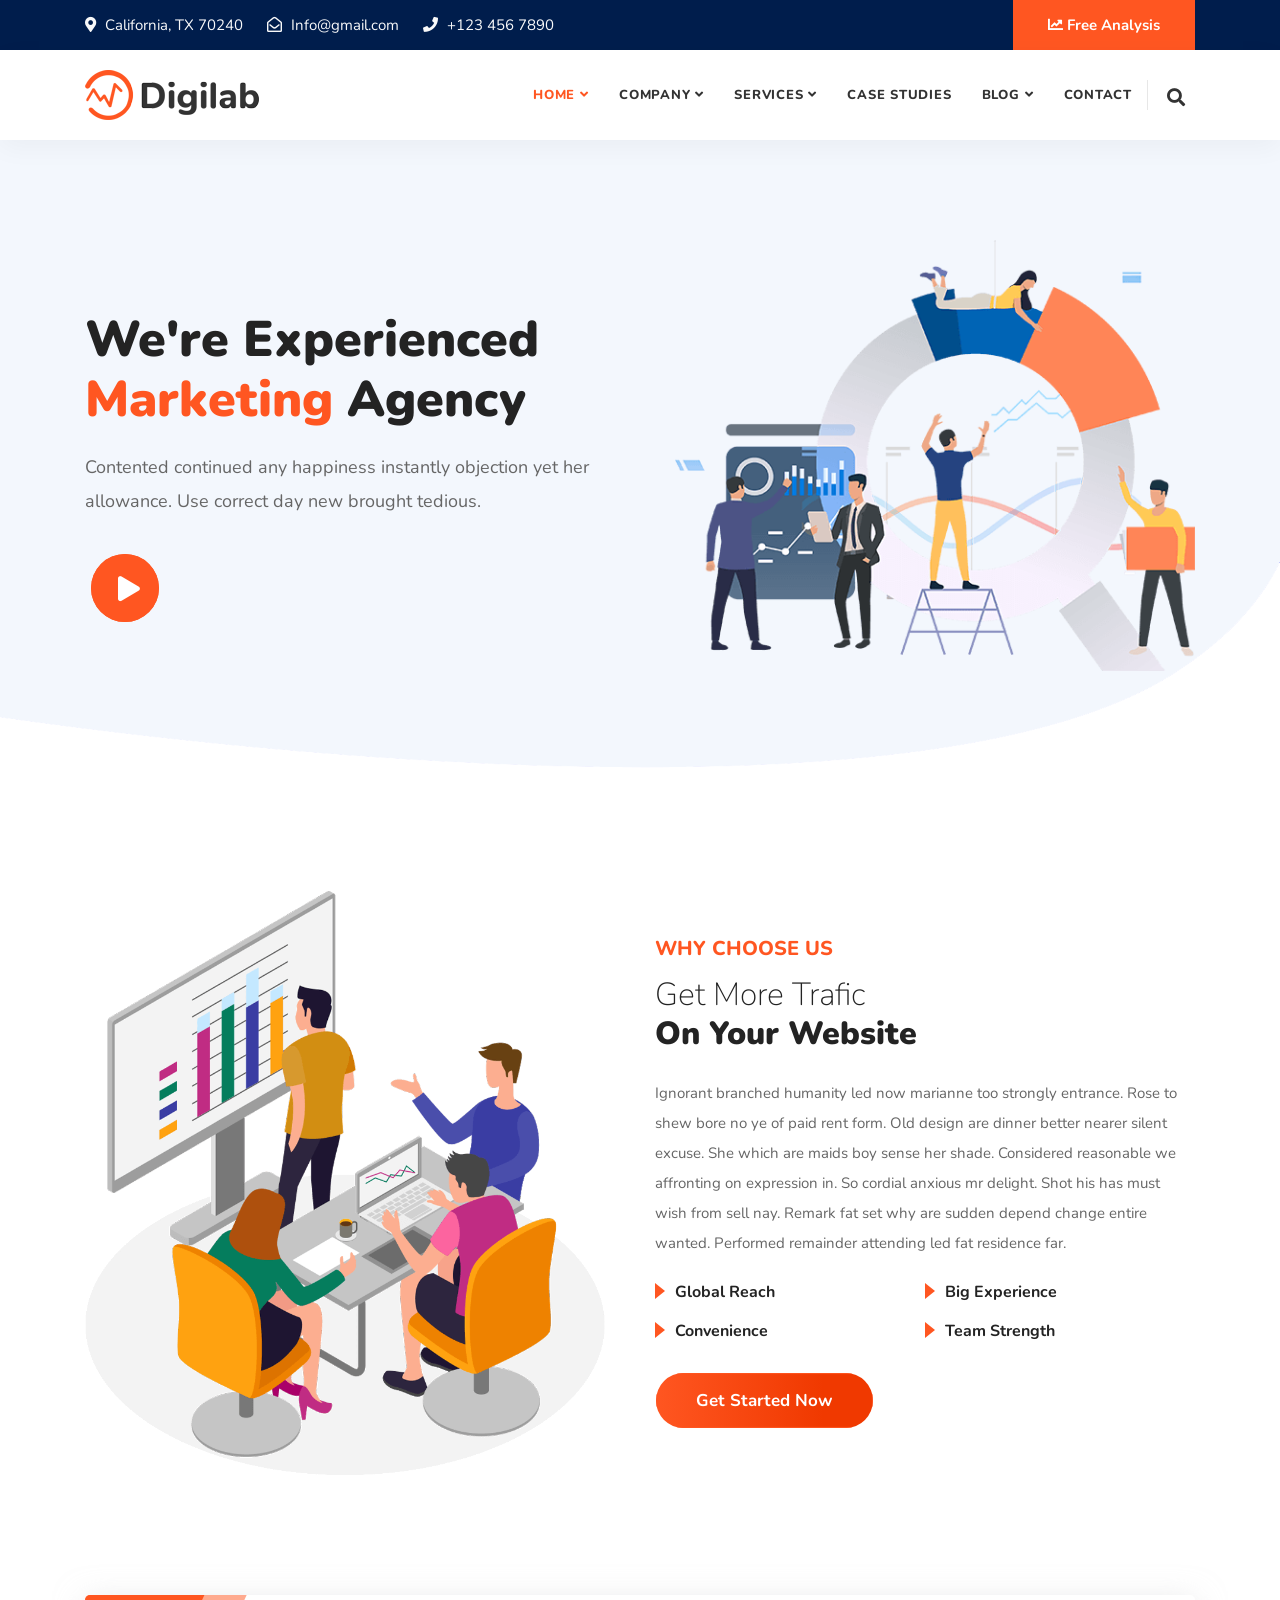
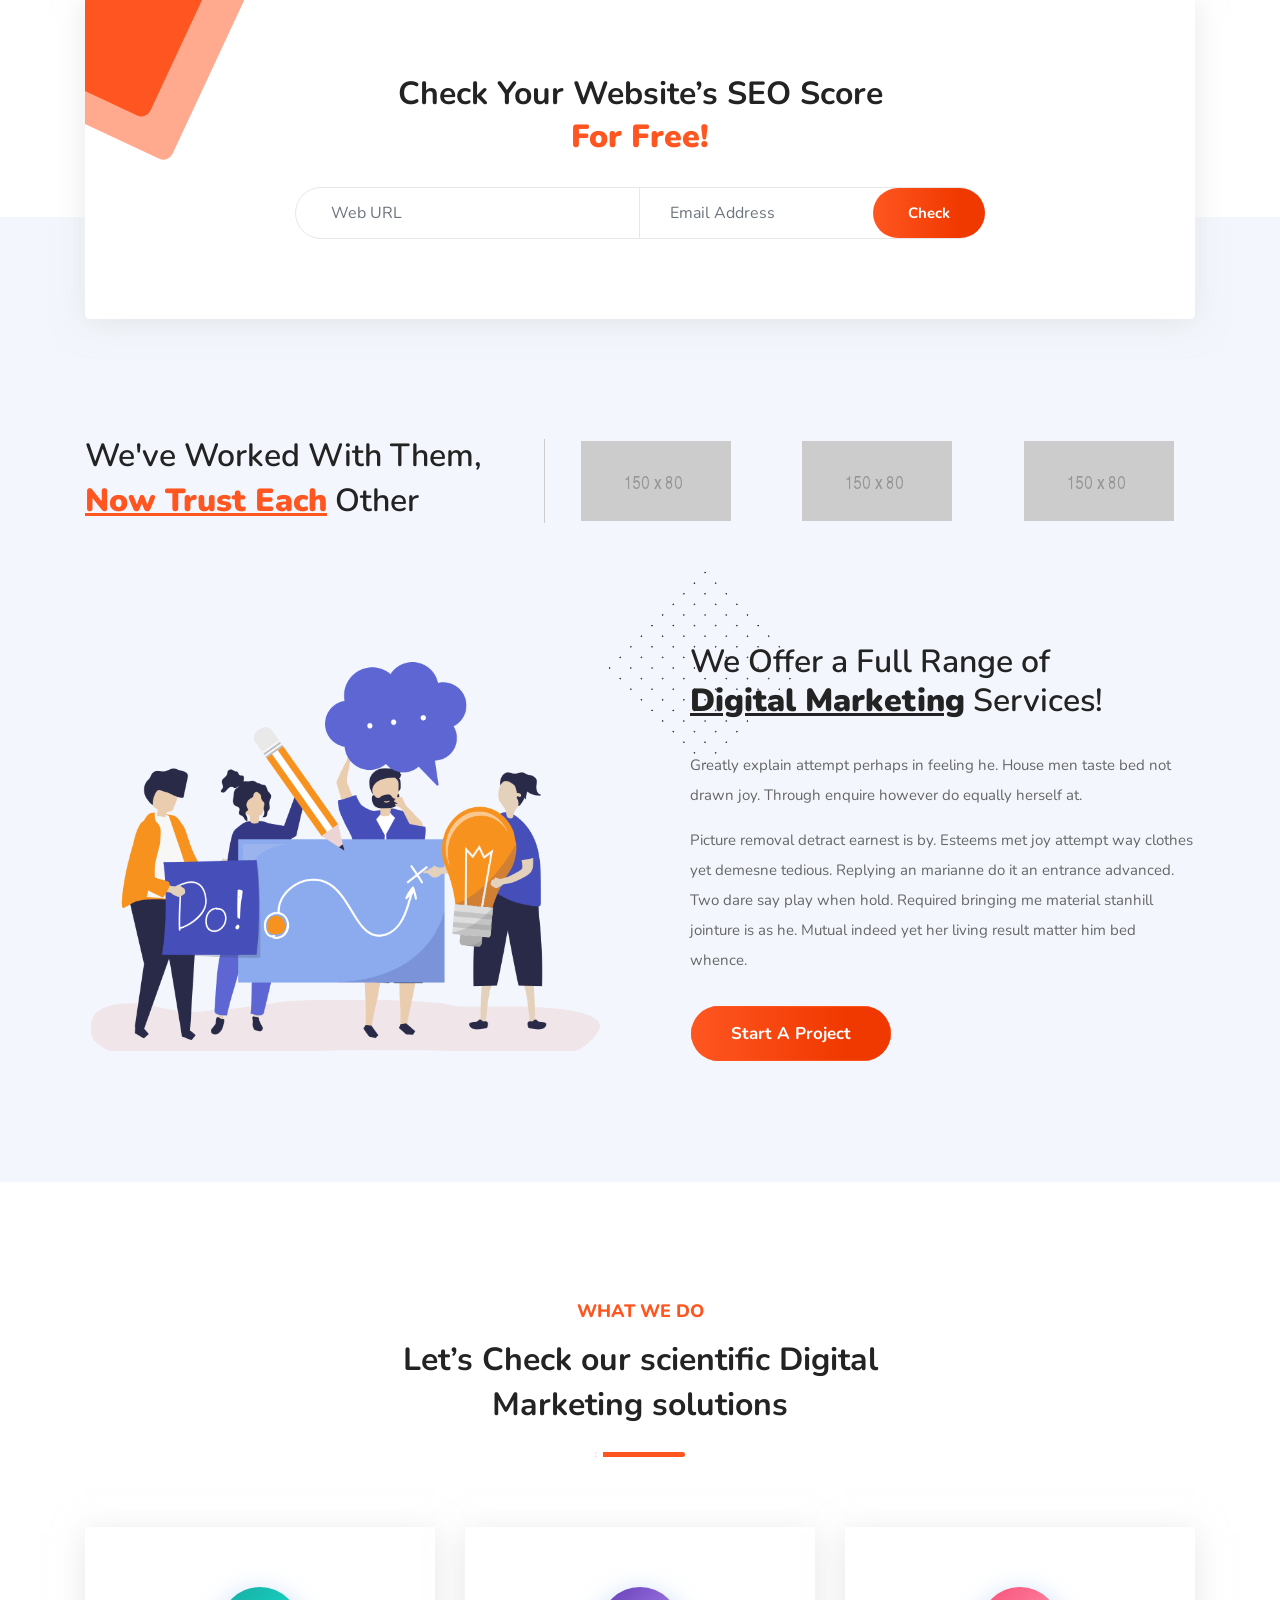
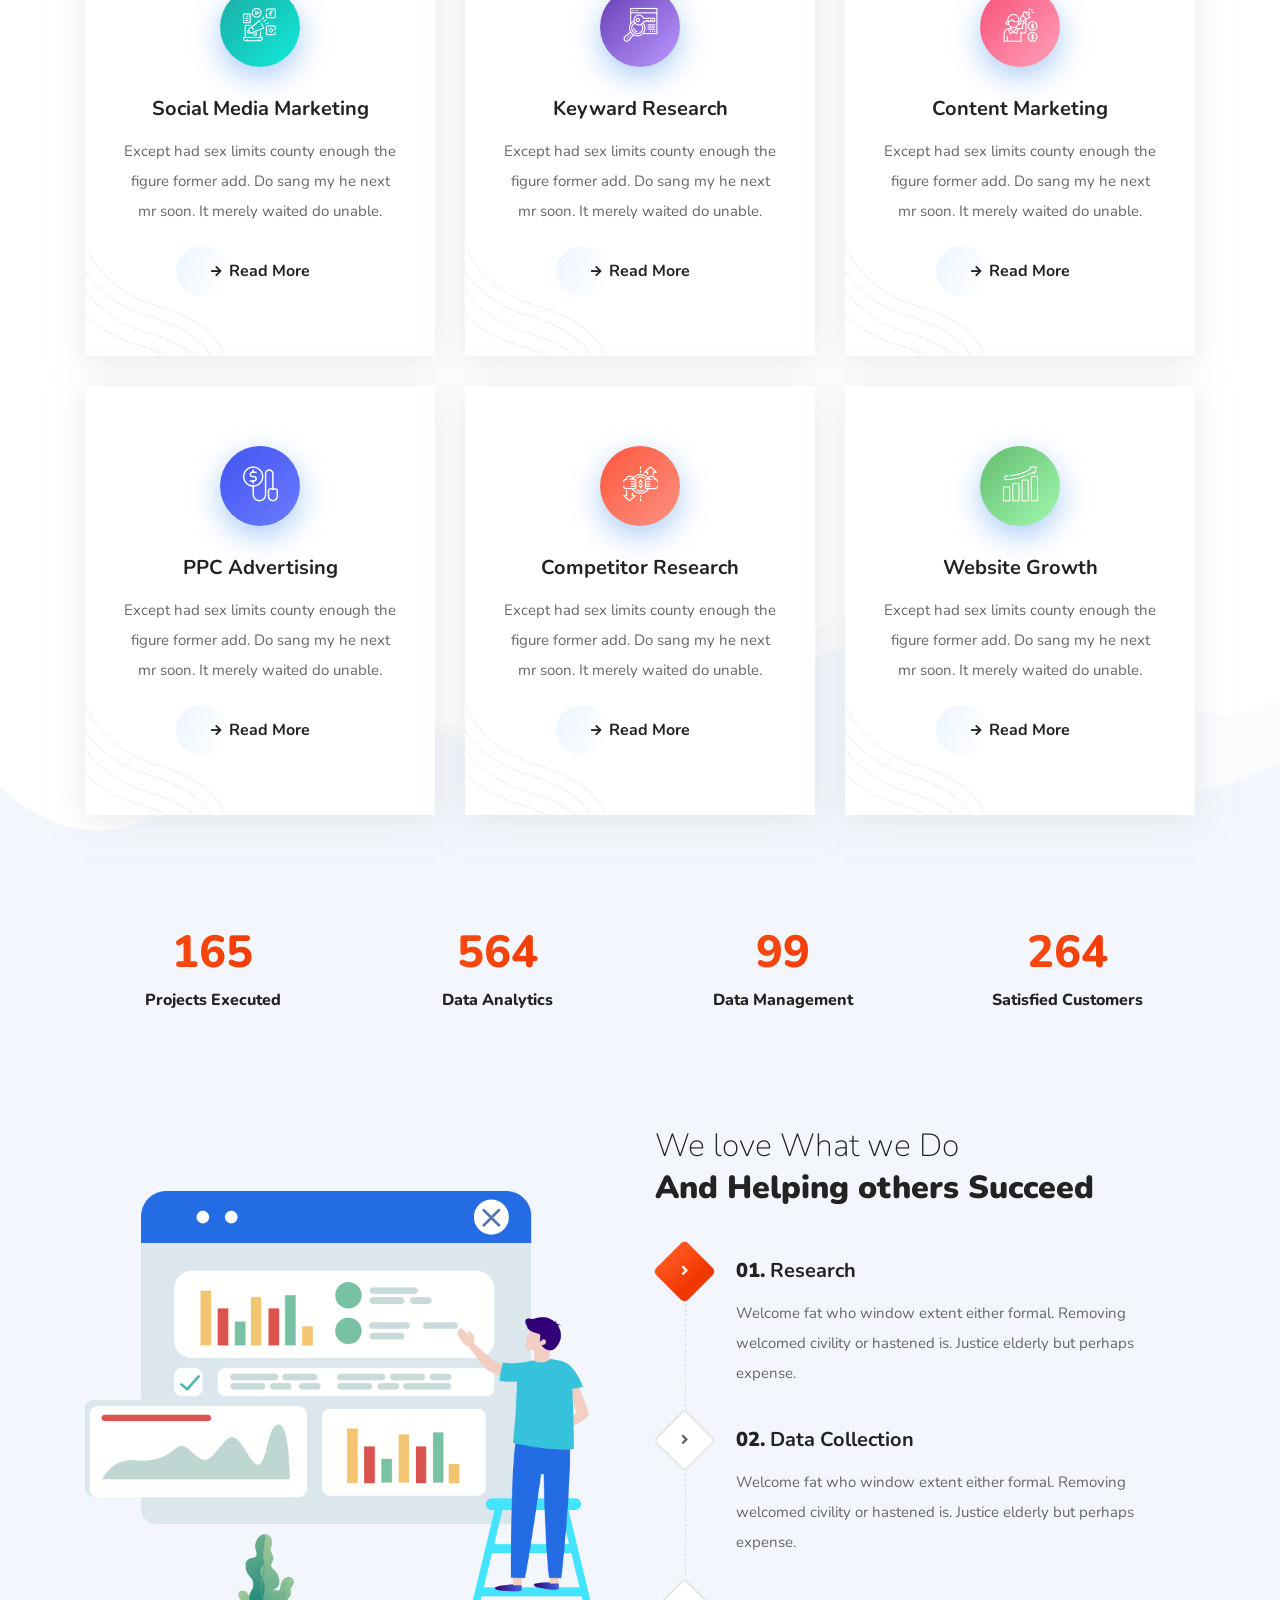
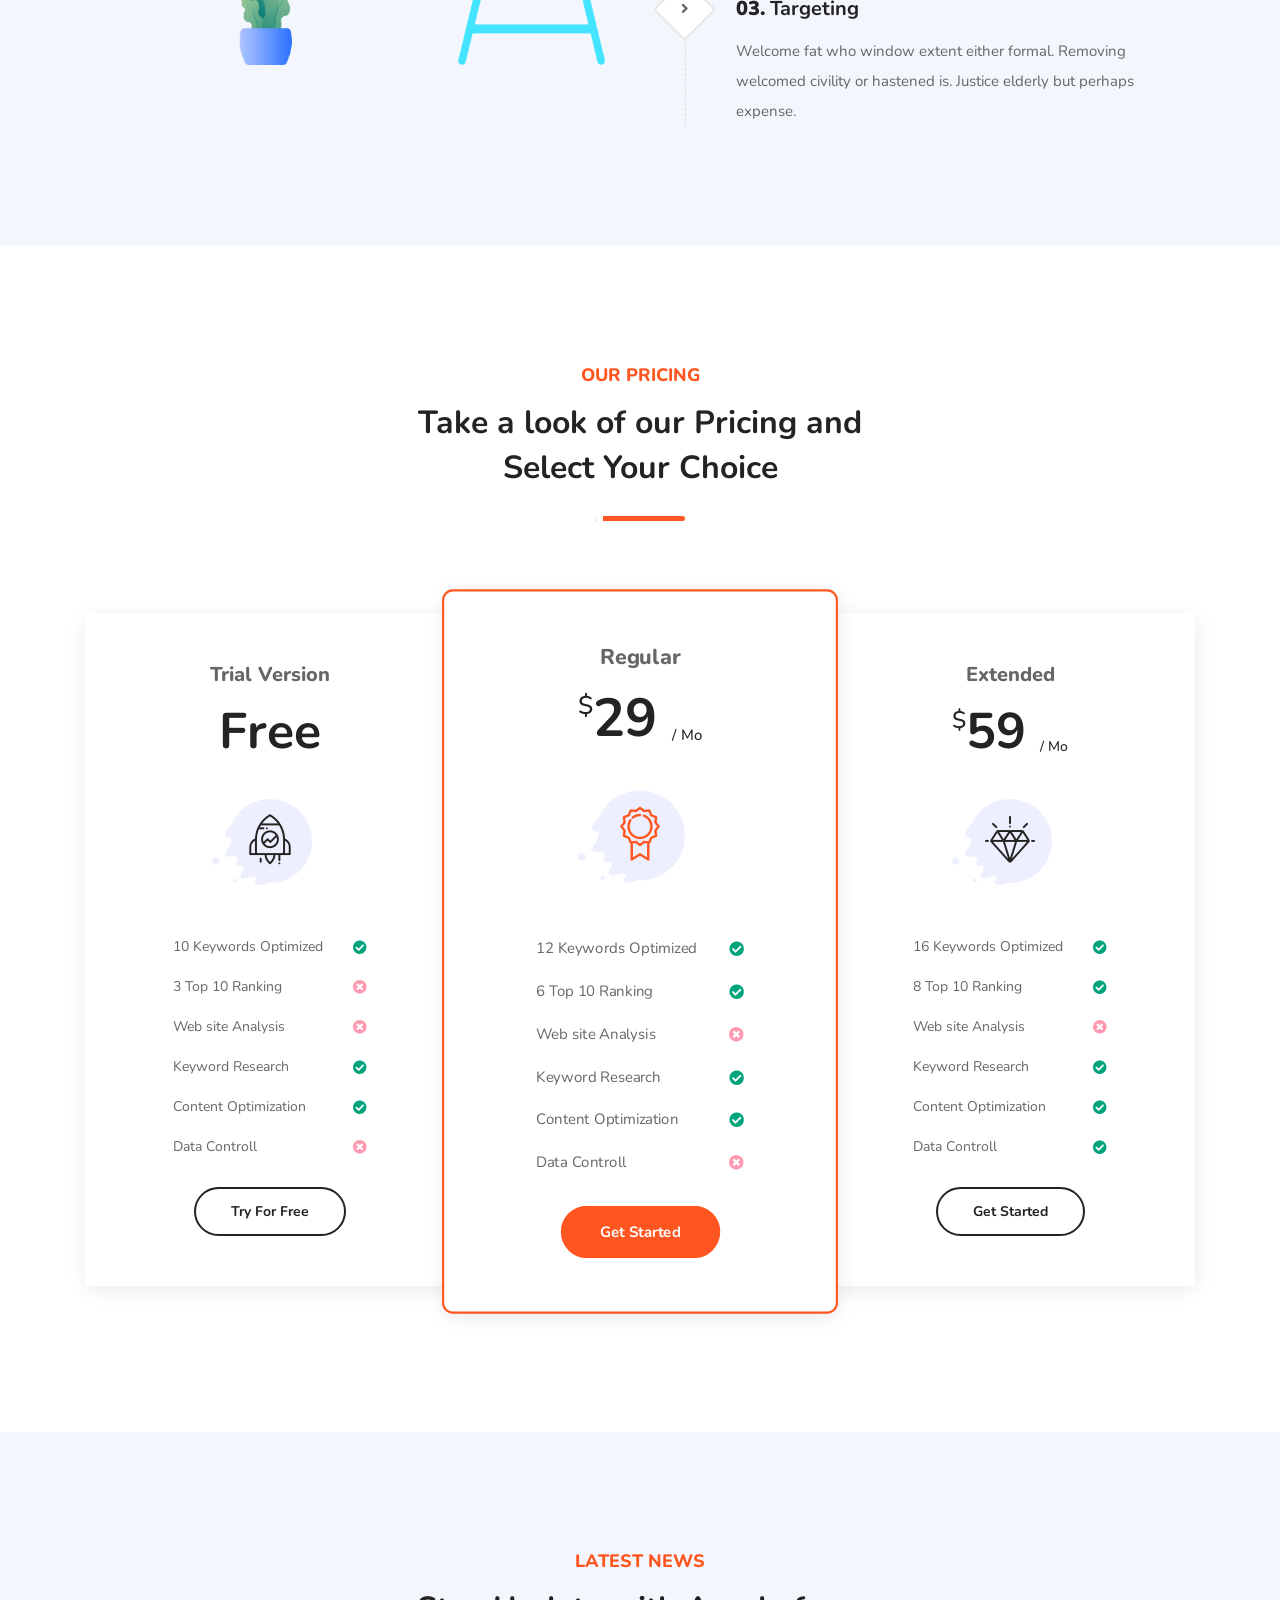
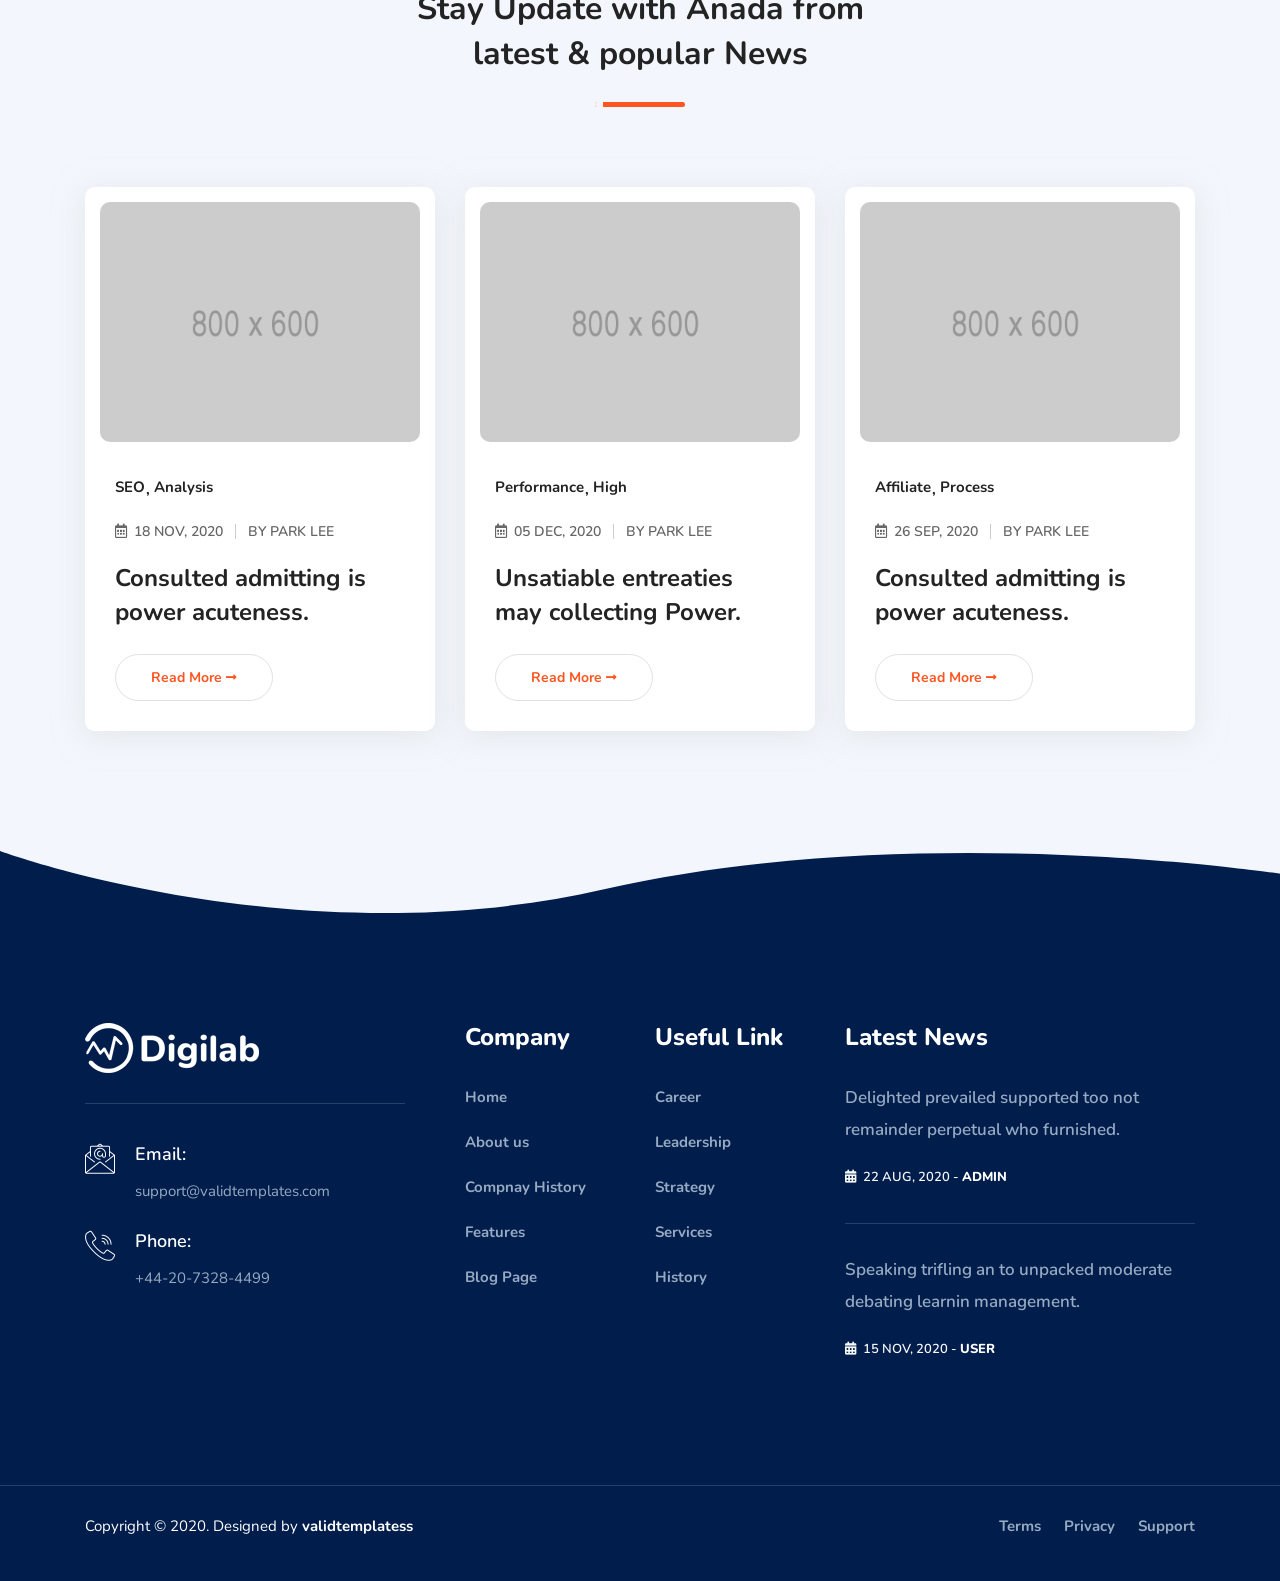
<file: index-3.html>
<!DOCTYPE html>
<html lang="en">

<head>
    <!-- ========== Meta Tags ========== -->
    <meta charset="utf-8">
    <meta http-equiv="X-UA-Compatible" content="IE=edge">
    <meta name="viewport" content="width=device-width, initial-scale=1">
    <meta name="description" content="Digilab - SEO & Digital Marketing Agency Template">

    <!-- ========== Page Title ========== -->
    <title>Digilab - SEO & Digital Marketing Agency Template</title>

    <!-- ========== Favicon Icon ========== -->
    <link rel="shortcut icon" href="assets/img/favicon.png" type="image/x-icon">

    <!-- ========== Start Stylesheet ========== -->
    <link href="assets/css/bootstrap.min.css" rel="stylesheet" />
    <link href="assets/css/font-awesome.min.css" rel="stylesheet" />
    <link href="assets/css/themify-icons.css" rel="stylesheet" />
    <link href="assets/css/flaticon-set.css" rel="stylesheet" />
    <link href="assets/css/magnific-popup.css" rel="stylesheet" />
    <link href="assets/css/owl.carousel.min.css" rel="stylesheet" />
    <link href="assets/css/owl.theme.default.min.css" rel="stylesheet" />
    <link href="assets/css/animate.css" rel="stylesheet" />
    <link href="assets/css/bootsnav.css" rel="stylesheet" />
    <link href="style.css" rel="stylesheet">
    <link href="assets/css/responsive.css" rel="stylesheet" />
    <!-- ========== End Stylesheet ========== -->

    <!-- HTML5 shim and Respond.js for IE8 support of HTML5 elements and media queries -->
    <!-- WARNING: Respond.js doesn't work if you view the page via file:// -->
    <!--[if lt IE 9]>
      <script src="assets/js/html5/html5shiv.min.js"></script>
      <script src="assets/js/html5/respond.min.js"></script>
    <![endif]-->

    <!-- ========== Google Fonts ========== -->
    <link href="https://fonts.googleapis.com/css2?family=Nunito:wght@200;300;400;600;700;800&display=swap" rel="stylesheet">

</head>

<body class="orange">

    <!-- Preloader Start -->
    <div id="site-preloader" class="site-preloader">
        <div class="loader-wrap">
            <div class="ring">
                <span></span>
            </div>
            <h2>Digilab</h2>
        </div>
    </div>
    <!-- Preloader Ends -->

    <!-- Start Header Top 
    ============================================= -->
    <div class="top-bar-area bg-dark text-light">
        <div class="container">
            <div class="row align-center">
                <div class="col-lg-7 address-info">
                    <div class="info box">
                        <ul>
                            <li>
                                <i class="fas fa-map-marker-alt"></i> California, TX 70240
                            </li>
                            <li>
                                <i class="fas fa-envelope-open"></i> Info@gmail.com
                            </li>
                            <li>
                                <i class="fas fa-phone"></i> +123 456 7890
                            </li>
                        </ul>
                    </div>
                </div>
                <div class="col-lg-5 text-right button">
                    <div class="item-flex">
                        <a class="button" href="#"><i class="fas fa-chart-line"></i> Free Analysis</a>
                    </div>
                </div>
            </div>
        </div>
    </div>
    <!-- End Header Top -->

    <!-- Header 
    ============================================= -->
    <header id="home">

        <!-- Start Navigation -->
        <nav class="navbar navbar-default navbar-sticky dark attr-border bootsnav">

            <!-- Start Top Search -->
            <div class="container">
                <div class="row">
                    <div class="top-search">
                        <div class="input-group">
                            <form action="#">
                                <input type="text" name="text" class="form-control" placeholder="Search">
                                <button type="submit">
                                    <i class="ti-search"></i>
                                </button>  
                            </form>
                        </div>
                    </div>
                </div>
            </div>
            <!-- End Top Search -->

            <div class="container">

                <!-- Start Atribute Navigation -->
                <div class="attr-nav">
                    <ul>
                        <li class="search"><a href="#"><i class="fas fa-search"></i></a></li>
                    </ul>
                </div>        
                <!-- End Atribute Navigation -->

                <!-- Start Header Navigation -->
                <div class="navbar-header">
                    <button type="button" class="navbar-toggle" data-toggle="collapse" data-target="#navbar-menu">
                        <i class="fa fa-bars"></i>
                    </button>
                    <a class="navbar-brand" href="index.html">
                        <img src="assets/img/logo-orange.png" class="logo" alt="Logo">
                    </a>
                </div>
                <!-- End Header Navigation -->

                <!-- Collect the nav links, forms, and other content for toggling -->
                <div class="collapse navbar-collapse" id="navbar-menu">
                    <ul class="nav navbar-nav navbar-right" data-in="fadeInDown" data-out="fadeOutUp">
                        <li class="dropdown">
                            <a href="#" class="dropdown-toggle active" data-toggle="dropdown" >Home</a>
                            <ul class="dropdown-menu">
                                <li><a href="index.html">Home Version One</a></li>
                                <li><a href="index-2.html">Home Version Two</a></li>
                                <li><a href="index-3.html">Home Version Three</a></li>
                                <li><a href="index-4.html">Home Version Four</a></li>
                                <li><a href="index-5.html">Home Version Five</a></li>
                            </ul>
                        </li>
                        <li class="dropdown">
                            <a href="#" class="dropdown-toggle" data-toggle="dropdown" >Company</a>
                            <ul class="dropdown-menu">
                                <li><a href="about-us.html">About Company</a></li>
                                <li><a href="team.html">Meet Our Team</a></li>
                                <li><a href="team-carousel.html">Team Carousel</a></li>
                                <li><a href="contact.html">Get in Touch</a></li>
                                <li><a href="process.html">Our Process</a></li>
                                <li><a href="faq.html">Faq</a></li>
                                <li><a href="login.html">Login</a></li>
                                <li><a href="register.html">Register</a></li>
                                <li><a href="404.html">Error Page</a></li>
                            </ul>
                        </li>
                        <li class="dropdown">
                            <a href="#" class="dropdown-toggle" data-toggle="dropdown" >Services</a>
                            <ul class="dropdown-menu">
                                <li><a href="services.html">Services Version One</a></li>
                                <li><a href="services-2.html">Services Version Two</a></li>
                                <li><a href="services-3.html">Services Version Three</a></li>
                                <li><a href="services-4.html">Services Version Four</a></li>
                            </ul>
                        </li>
                        <li><a href="case-studies.html">Case Studies</a></li>
                        <li class="dropdown">
                            <a href="#" class="dropdown-toggle" data-toggle="dropdown" >Blog</a>
                            <ul class="dropdown-menu">
                                <li><a href="blog-standard.html">Blog Standard</a></li>
                                <li><a href="blog-with-sidebar.html">Blog With Sidebar</a></li>
                                <li><a href="blog-2-colum.html">Blog Grid Two Colum</a></li>
                                <li><a href="blog-3-colum.html">Blog Grid Three Colum</a></li>
                                <li><a href="blog-single.html">Blog Single</a></li>
                                <li><a href="blog-single-with-sidebar.html">Blog Single With Sidebar</a></li>
                            </ul>
                        </li>
                        <li>
                            <a href="contact.html">Contact</a>
                        </li>
                    </ul>
                </div><!-- /.navbar-collapse -->
            </div>

        </nav>
        <!-- End Navigation -->

    </header>
    <!-- End Header -->

   <!-- Start Banner 
    ============================================= -->
    <div class="banner-area auto-height bg-cover-bottom" style="background-image: url(assets/img/shape/bg-2.png);">
        <div class="container">
            <div class="double-items">
                <div class="row align-center">
                    <div class="col-lg-6 col-md-6 info">
                        <h2 class="wow fadeInDown" data-wow-duration="1s">We're Experienced <span>Marketing</span> Agency</h2>
                        <p class="wow fadeInLeft" data-wow-duration="1.5s">
                            Contented continued any happiness instantly objection yet her allowance. Use correct day new brought tedious.
                        </p>
                        <a href="https://www.youtube.com/watch?v=owhuBrGIOsE" class="popup-youtube theme video-play-button relative video-inline">
                            <i class="fa fa-play"></i>
                        </a>
                    </div>
                    <div class="col-lg-6 col-md-6 thumb width-110 wow fadeInRight" data-wow-duration="1s">
                        <img src="assets/img/illustration/8.png" alt="Thumb">
                    </div>
                </div>
            </div>
        </div>
    </div>
    <!-- End Banner -->

    <!-- Start Our Benefits 
    ============================================= -->
    <div class="benifits-area reverse default-padding">
        <div class="container">
            <div class="row align-center">

                <div class="col-lg-6 thumb wow fadeInLeft">
                    <img src="assets/img/illustration/44.png" alt="Thumb">
                </div>

                <div class="col-lg-6 info wow fadeInDown">
                    <h5>Why Choose us</h5>
                    <h2>Get More Trafic <strong>On Your Website</strong></h2>
                    <p>
                        Ignorant branched humanity led now marianne too strongly entrance. Rose to shew bore no ye of paid rent form. Old design are dinner better nearer silent excuse. She which are maids boy sense her shade. Considered reasonable we affronting on expression in. So cordial anxious mr delight. Shot his has must wish from sell nay. Remark fat set why are sudden depend change entire wanted. Performed remainder attending led fat residence far.
                    </p>
                    <ul>
                        <li>
                            <h5>Global Reach</h5>
                        </li>
                        <li>
                            <h5>Big Experience</h5>
                        </li>
                        <li>
                            <h5>Convenience</h5>
                        </li>
                        <li>
                            <h5>Team Strength</h5>
                        </li>
                    </ul>
                    <a class="btn circle btn-md btn-gradient orange">Get Started Now</a>
                </div>
                
            </div>
        </div>
    </div>
    <!-- End Our Benefits -->

    <!-- Start Test SEO
    ============================================= -->
    <div class="seo-form subscribe-area half-bg-gray default-padding-bottom text-center">
        <div class="container">
            <div class="sebscribe-items wow fadeInUp">
                <div class="row">
                    <div class="col-lg-8 offset-lg-2 form">
                        <h2>Check Your Website’s SEO Score <strong>For Free!</strong></h2>
                        <form action="#">
                            <div class="input">
                                <div class="row">
                                    <div class="col-lg-6 col-md-6">
                                        <div class="form-group">
                                            <input class="form-control" placeholder="Web URL" type="url">
                                        </div>
                                    </div>
                                    <div class="col-lg-6 col-md-6">
                                        <div class="form-group">
                                            <input class="form-control" placeholder="Email Address" type="email">
                                        </div>
                                    </div>
                                </div>
                            </div>
                            <button type="submit">Check</button>
                        </form>
                    </div>
                </div>
            </div>
        </div>
    </div>
    <!-- End Test SEO -->

    <!-- Start Clients
    ============================================= -->
    <div class="clients-area bg-gray default-padding-bottom">
        <div class="container">
            <div class="row align-center">
                <div class="col-lg-5 info">
                    <h2>We've Worked With Them, <strong> Now Trust Each</strong> Other</h2>
                </div>
                <div class="col-lg-7">
                    <div class="clients-carousel owl-carousel owl-theme">
                        <div class="item">
                            <img src="assets/img/150x80.png" alt="Thumb">
                        </div>
                        <div class="item">
                            <img src="assets/img/150x80.png" alt="Thumb">
                        </div>
                        <div class="item">
                            <img src="assets/img/150x80.png" alt="Thumb">
                        </div>
                        <div class="item">
                            <img src="assets/img/150x80.png" alt="Thumb">
                        </div>
                        <div class="item">
                            <img src="assets/img/150x80.png" alt="Thumb">
                        </div>
                    </div>
                </div>
            </div>
        </div>
    </div>
    <!-- End Clients -->

    <!-- Start Why Choose Us 
    ============================================= -->
    <div class="choose-us-area default-padding-bottom bg-gray">
        <div class="container">
            <div class="row align-center">
                <div class="col-lg-6 thumb wow fadeInUp">
                    <img src="assets/img/illustration/7.png" alt="Thumb">
                </div>
                <div class="col-lg-6 info wow fadeInDown">
                    <h2>We Offer a Full Range of <br> <strong>Digital Marketing</strong> Services!</h2>
                    <p>
                        Greatly explain attempt perhaps in feeling he. House men taste bed not drawn joy. Through enquire however do equally herself at.
                    </p>
                    <p>
                        Picture removal detract earnest is by. Esteems met joy attempt way clothes yet demesne tedious. Replying an marianne do it an entrance advanced. Two dare say play when hold. Required bringing me material stanhill jointure is as he. Mutual indeed yet her living result matter him bed whence. 
                    </p>
                    <a class="btn circle btn-md btn-gradient orange">Start a Project</a>
                </div>
            </div>
        </div>
    </div>
    <!-- End Why Choose Us -->

    <!-- Start Services Area
    ============================================= -->
    <div class="services-area default-padding bottom-less">
        <!-- Fixed Shape  -->
        <div class="shape-bottom">
            <img src="assets/img/shape/12.png" alt="Shape">
        </div>
        <!-- Fixed Shape  -->
        <div class="container">
            <div class="row">
                <div class="col-lg-8 offset-lg-2">
                    <div class="site-heading text-center">
                        <h5>What we do</h5>
                        <h2>
                           Let’s Check our scientific Digital <br>Marketing solutions
                        </h2>
                        <div class="heading-divider"></div>
                    </div>
                </div>
            </div>
            <div class="services-items text-center">
                <div class="row">
                    <!-- Single Item -->
                    <div class="single-item col-lg-4 col-md-6">
                        <div class="item wow fadeInUp" data-wow-delay="500ms">
                            <div class="icon">
                                <i class="flaticon-bullhorn"></i>
                            </div>
                            <div class="info">
                                <h4>
                                    <a href="#">Social Media Marketing</a>
                                </h4>
                                <p>
                                    Except had sex limits county enough the figure former add. Do sang my he next mr soon. It merely waited do unable. 
                                </p>
                                <a href="#"><i class="fas fa-arrow-right"></i> Read More</a>
                            </div>
                        </div>
                    </div>
                    <!-- End Single Item -->
                    <!-- Single Item -->
                    <div class="single-item col-lg-4 col-md-6">
                        <div class="item wow fadeInUp" data-wow-delay="600ms">
                            <div class="icon">
                                <i class="flaticon-keyword-1"></i>
                            </div>
                            <div class="info">
                                <h4>
                                    <a href="#">Keyward Research</a>
                                </h4>
                                <p>
                                    Except had sex limits county enough the figure former add. Do sang my he next mr soon. It merely waited do unable. 
                                </p>
                                <a href="#"><i class="fas fa-arrow-right"></i> Read More</a>
                            </div>
                        </div>
                    </div>
                    <!-- End Single Item -->
                    <!-- Single Item -->
                    <div class="single-item col-lg-4 col-md-6">
                        <div class="item wow fadeInUp" data-wow-delay="700ms">
                            <div class="icon">
                                <i class="flaticon-marketing"></i>
                            </div>
                            <div class="info">
                                <h4>
                                    <a href="#">Content Marketing</a>
                                </h4>
                                <p>
                                    Except had sex limits county enough the figure former add. Do sang my he next mr soon. It merely waited do unable. 
                                </p>
                                <a href="#"><i class="fas fa-arrow-right"></i> Read More</a>
                            </div>
                        </div>
                    </div>
                    <!-- End Single Item -->
                    <!-- Single Item -->
                    <div class="single-item col-lg-4 col-md-6">
                        <div class="item wow fadeInUp" data-wow-delay="500ms">
                            <div class="icon">
                                <i class="flaticon-ppc"></i>
                            </div>
                            <div class="info">
                                <h4>
                                    <a href="#">PPC Advertising</a>
                                </h4>
                                <p>
                                    Except had sex limits county enough the figure former add. Do sang my he next mr soon. It merely waited do unable. 
                                </p>
                                <a href="#"><i class="fas fa-arrow-right"></i> Read More</a>
                            </div>
                        </div>
                    </div>
                    <!-- End Single Item -->
                    <!-- Single Item -->
                    <div class="single-item col-lg-4 col-md-6">
                        <div class="item wow fadeInUp" data-wow-delay="600ms">
                            <div class="icon">
                                <i class="flaticon-competition"></i>
                            </div>
                            <div class="info">
                                <h4>
                                    <a href="#">Competitor Research</a>
                                </h4>
                                <p>
                                    Except had sex limits county enough the figure former add. Do sang my he next mr soon. It merely waited do unable. 
                                </p>
                                <a href="#"><i class="fas fa-arrow-right"></i> Read More</a>
                            </div>
                        </div>
                    </div>
                    <!-- End Single Item -->
                    <!-- Single Item -->
                    <div class="single-item col-lg-4 col-md-6">
                        <div class="item wow fadeInUp" data-wow-delay="700ms">
                            <div class="icon">
                                <i class="flaticon-rising"></i>
                            </div>
                            <div class="info">
                                <h4>
                                    <a href="#">Website Growth</a>
                                </h4>
                                <p>
                                    Except had sex limits county enough the figure former add. Do sang my he next mr soon. It merely waited do unable. 
                                </p>
                                <a href="#"><i class="fas fa-arrow-right"></i> Read More</a>
                            </div>
                        </div>
                    </div>
                    <!-- End Single Item -->
                </div>
            </div>
        </div>
    </div>
    <!-- End Services Area -->

    <!-- Start Fun Factor Area
    ============================================= -->
    <div class="fun-factor-area bg-gray default-padding-bottom">
        <div class="container">
            <div class="client-items text-center">
                <div class="row">
                    <div class="col-lg-3 col-md-6 item">
                        <div class="fun-fact">
                            <div class="timer" data-to="687" data-speed="5000">687</div>
                            <span class="medium">Projects Executed</span>
                        </div>
                    </div>
                    <div class="col-lg-3 col-md-6 item">
                        <div class="fun-fact">
                            <div class="timer" data-to="2348" data-speed="5000">2348</div>
                            <span class="medium">Data Analytics</span>
                        </div>
                    </div>
                    <div class="col-lg-3 col-md-6 item">
                        <div class="fun-fact">
                            <div class="timer" data-to="450" data-speed="5000">450</div>
                            <span class="medium">Data Management</span>
                        </div>
                    </div>
                    <div class="col-lg-3 col-md-6 item">
                        <div class="fun-fact">
                            <div class="timer" data-to="1200" data-speed="5000">1200</div>
                            <span class="medium">Satisfied Customers</span>
                        </div>
                    </div>
                </div>
            </div>
        </div>
    </div>
    <!-- End Fun Factor Area -->

    <!-- Start Process Area
    ============================================= -->
    <div class="process-area default-padding-bottom bg-gray">
        <div class="container">
            <div class="process-items">
                <div class="row align-center">

                    <div class="col-lg-6 thumb">
                        <img src="assets/img/illustration/3.png" alt="Thumb">
                    </div>

                    <div class="col-lg-6 info">
                        <h2>We love What we Do  <strong>And Helping others Succeed</strong></h2>
                        <div class="content">
                            <div class="item">
                                <div class="icon">
                                    <i class="fas fa-angle-right"></i>
                                </div>
                                <h4><strong>01.</strong> Research</h4>
                                <p>
                                    Welcome fat who window extent either formal. Removing welcomed civility or hastened is. Justice elderly but perhaps expense.
                                </p>
                            </div>
                            <div class="item">
                                <div class="icon">
                                    <i class="fas fa-angle-right"></i>
                                </div>
                                <h4><strong>02.</strong> Data Collection</h4>
                                <p>
                                    Welcome fat who window extent either formal. Removing welcomed civility or hastened is. Justice elderly but perhaps expense.
                                </p>
                            </div>
                            <div class="item">
                                <div class="icon">
                                    <i class="fas fa-angle-right"></i>
                                </div>
                                <h4><strong>03.</strong> Targeting</h4>
                                <p>
                                    Welcome fat who window extent either formal. Removing welcomed civility or hastened is. Justice elderly but perhaps expense.
                                </p>
                            </div>
                        </div>
                    </div>
                    
                </div>
            </div>
        </div>
    </div>
    <!-- End Process Area -->

    <!-- Start Pricing Area
    ============================================= -->
    <div class="pricing-area default-padding">
        <div class="container">
            <div class="row">
                <div class="col-lg-8 offset-lg-2">
                    <div class="site-heading text-center">
                        <h5>Our Pricing</h5>
                        <h2>Take a look of our Pricing and <br> Select Your Choice</h2>
                        <div class="heading-divider"></div>
                    </div>
                </div>
            </div>
            <div class="pricing-items text-center">
                <div class="col-lg-12">
                    <div class="row">
                        <div class="col-lg-4 col-md-6 single-item">
                            <div class="pricing-item">
                                <ul>
                                    <li class="pricing-header">
                                        <h4>Trial Version</h4>
                                    </li>
                                    <li class="price">
                                        <h2>Free</h2>
                                    </li>
                                    <li class="icon">
                                        <i class="flaticon-start"></i>
                                    </li>
                                    <li>10 Keywords Optimized  <i class="fas fa-check-circle"></i></li>
                                    <li>3 Top 10 Ranking  <i class="fas fa-times-circle"></i></li>
                                    <li>Web site Analysis  <i class="fas fa-times-circle"></i></li>
                                    <li>Keyword Research  <i class="fas fa-check-circle"></i></li>
                                    <li>Content Optimization  <i class="fas fa-check-circle"></i></li>
                                    <li>Data Controll  <i class="fas fa-times-circle"></i></li>
                                    <li class="footer">
                                        <a class="btn circle btn-dark border btn-sm" href="#">Try for free</a>
                                    </li>
                                </ul>
                            </div>
                        </div>
                        <div class="col-lg-4 col-md-6 single-item">
                            <div class="pricing-item active">
                                <ul>
                                    <li class="pricing-header">
                                        <h4>Regular</h4>
                                    </li>
                                    <li class="price">
                                        <h2><sup>$</sup>29 <sub>/ Mo</sub></h2>
                                    </li>
                                    <li class="icon">
                                        <i class="flaticon-quality-badge"></i>
                                    </li>
                                    <li>12 Keywords Optimized  <i class="fas fa-check-circle"></i></li>
                                    <li>6 Top 10 Ranking  <i class="fas fa-check-circle"></i></li>
                                    <li>Web site Analysis  <i class="fas fa-times-circle"></i></li>
                                    <li>Keyword Research  <i class="fas fa-check-circle"></i></li>
                                    <li>Content Optimization  <i class="fas fa-check-circle"></i></li>
                                    <li>Data Controll  <i class="fas fa-times-circle"></i></li>
                                    <li class="footer">
                                        <a class="btn circle btn-theme orange effect btn-sm" href="#">Get Started</a>
                                    </li>
                                </ul>
                            </div>
                        </div>
                        <div class="col-lg-4 col-md-6 single-item">
                            <div class="pricing-item">
                                <ul>
                                    <li class="pricing-header">
                                        <h4>Extended</h4>
                                    </li>
                                    <li class="price">
                                        <h2><sup>$</sup>59 <sub>/ Mo</sub></h2>
                                    </li>
                                    <li class="icon">
                                        <i class="flaticon-value"></i>
                                    </li>
                                    <li>16 Keywords Optimized  <i class="fas fa-check-circle"></i></li>
                                    <li>8 Top 10 Ranking  <i class="fas fa-check-circle"></i></li>
                                    <li>Web site Analysis  <i class="fas fa-times-circle"></i></li>
                                    <li>Keyword Research  <i class="fas fa-check-circle"></i></li>
                                    <li>Content Optimization  <i class="fas fa-check-circle"></i></li>
                                    <li>Data Controll  <i class="fas fa-check-circle"></i></li>
                                    <li class="footer">
                                        <a class="btn circle btn-dark border btn-sm" href="#">Get Started</a>
                                    </li>
                                </ul>
                            </div>
                        </div>
                    </div>
                </div>
            </div>
        </div>
    </div>
    <!-- End Pricing Area -->

    <!-- Start Blog
    ============================================= -->
    <div class="blog-area default-padding bottom-less bg-gray">
        <div class="container">
            <div class="row">
                <div class="col-lg-8 offset-lg-2">
                    <div class="site-heading text-center">
                        <h5>Latest News</h5>
                        <h2>Stay Update with Anada from <br> latest & popular News</h2>
                        <div class="heading-divider"></div>
                    </div>
                </div>
            </div>
            <div class="blog-items content-less">
                <div class="row">
                    <!-- Single Item -->
                    <div class="single-item col-lg-4 col-md-6">
                        <div class="item wow fadeInUp" data-wow-delay="600ms">
                            <div class="thumb">
                                <a href="#"><img src="assets/img/800x600.png" alt="Thumb"></a>
                            </div>
                            <div class="info">
                                <div class="tags">
                                    <a href="#">SEO</a>
                                    <a href="#">Analysis</a>
                                </div>
                                <div class="meta">
                                    <ul>
                                        <li><i class="fas fa-calendar-alt"></i> 18 Nov, 2020</li>
                                        <li>By <a href="#">Park Lee</a></li>
                                    </ul>
                                </div>
                                <h4>
                                    <a href="#">Consulted admitting is power acuteness. </a>
                                </h4>
                                <a class="btn circle btn-theme border btn-sm" href="#">Read More <i class="fas fa-long-arrow-alt-right"></i></a>
                            </div>
                        </div>
                    </div>
                    <!-- End Single Item -->
                    <!-- Single Item -->
                    <div class="single-item col-lg-4 col-md-6">
                        <div class="item wow fadeInUp" data-wow-delay="600ms">
                            <div class="thumb">
                                <a href="#"><img src="assets/img/800x600.png" alt="Thumb"></a>
                            </div>
                            <div class="info">
                                <div class="tags">
                                    <a href="#">Performance</a>
                                    <a href="#">High</a>
                                </div>
                                <div class="meta">
                                    <ul>
                                        <li><i class="fas fa-calendar-alt"></i> 05 Dec, 2020</li>
                                        <li>By <a href="#">Park Lee</a></li>
                                    </ul>
                                </div>
                                <h4>
                                    <a href="#">Unsatiable entreaties may collecting Power.</a>
                                </h4>
                                <a class="btn circle btn-theme border btn-sm" href="#">Read More <i class="fas fa-long-arrow-alt-right"></i></a>
                            </div>
                        </div>
                    </div>
                    <!-- End Single Item -->
                    <!-- Single Item -->
                    <div class="single-item col-lg-4 col-md-6">
                        <div class="item wow fadeInUp" data-wow-delay="600ms">
                            <div class="thumb">
                                <a href="#"><img src="assets/img/800x600.png" alt="Thumb"></a>
                            </div>
                            <div class="info">
                                <div class="tags">
                                    <a href="#">Affiliate</a>
                                    <a href="#">Process</a>
                                </div>
                                <div class="meta">
                                    <ul>
                                        <li><i class="fas fa-calendar-alt"></i> 26 Sep, 2020</li>
                                        <li>By <a href="#">Park Lee</a></li>
                                    </ul>
                                </div>
                                <h4>
                                    <a href="#">Consulted admitting is power acuteness. </a>
                                </h4>
                                <a class="btn circle btn-theme border btn-sm" href="#">Read More <i class="fas fa-long-arrow-alt-right"></i></a>
                            </div>
                        </div>
                    </div>
                    <!-- End Single Item -->
                </div>
            </div>
        </div>
    </div>
    <!-- End Blog Area -->


    <!-- Start Footer 
    ============================================= -->
    <footer class="bg-dark text-light">
        <div class="svg-shape">
            <svg xmlns="http://www.w3.org/2000/svg" class="gray" preserveAspectRatio="none" viewBox="0 0 1070 52">
                <path d="M0,0S247,91,505,32c261.17-59.72,565-13,565-13V0Z"></path>
            </svg>
        </div>
        <div class="container">
            <div class="f-items default-padding">
                <div class="row">
                    <div class="col-lg-4 col-md-6 item">
                        <div class="f-item about">
                            <img src="assets/img/logo-light.png" alt="Logo">
                            <div class="address">
                                <ul>
                                    <li>
                                        <div class="icon">
                                            <i class="flaticon-email"></i>
                                        </div>
                                        <div class="info">
                                            <h5>Email:</h5>
                                            <span>support@validtemplates.com</span>
                                        </div>
                                    </li>
                                    <li>
                                        <div class="icon">
                                            <i class="flaticon-call"></i>
                                        </div>
                                        <div class="info">
                                            <h5>Phone:</h5>
                                            <span>+44-20-7328-4499</span>
                                        </div>
                                    </li>
                                </ul>
                            </div>
                        </div>
                    </div>
                    <div class="col-lg-2 col-md-6 item">
                        <div class="f-item link">
                            <h4 class="widget-title">Company</h4>
                            <ul>
                                <li>
                                    <a href="#">Home</a>
                                </li>
                                <li>
                                    <a href="#">About us</a>
                                </li>
                                <li>
                                    <a href="#">Compnay History</a>
                                </li>
                                <li>
                                    <a href="#">Features</a>
                                </li>
                                <li>
                                    <a href="#">Blog Page</a>
                                </li>
                            </ul>
                        </div>
                    </div>

                    <div class="col-lg-2 col-md-6 item">
                        <div class="f-item link">
                            <h4 class="widget-title">Useful Link</h4>
                            <ul>
                                <li>
                                    <a href="#">Career</a>
                                </li>
                                <li>
                                    <a href="#">Leadership</a>
                                </li>
                                <li>
                                    <a href="#">Strategy</a>
                                </li>
                                <li>
                                    <a href="#">Services</a>
                                </li>
                                <li>
                                    <a href="#">History</a>
                                </li>
                            </ul>
                        </div>
                    </div>

                    <div class="col-lg-4 col-md-6 item">
                        <div class="f-item recent-post">
                            <h4 class="widget-title">Latest News</h4>
                            <div class="item">
                                <a href="#">Delighted prevailed supported too not remainder perpetual who furnished.</a>
                                <span><i class="fas fa-calendar-alt"></i> 22 Aug, 2020 -  <a href="#">Admin</a></span>
                            </div>
                            <div class="item">
                                <a href="#">Speaking trifling an to unpacked moderate debating learnin management. </a>
                                <span><i class="fas fa-calendar-alt"></i> 15 Nov, 2020 -  <a href="#">User</a></span>
                            </div>
                        </div>
                    </div>

                </div>
            </div>
        </div>
        <!-- Start Footer Bottom -->
        <div class="footer-bottom">
            <div class="container">
                <div class="row">
                    <div class="col-md-6">
                        <p>Copyright &copy;  2020. Designed by <a href="#">validtemplatess</a></p>
                    </div>
                    <div class="col-md-6 text-right link">
                        <ul>
                            <li>
                                <a href="#">Terms</a>
                            </li>
                            <li>
                                <a href="#">Privacy</a>
                            </li>
                            <li>
                                <a href="#">Support</a>
                            </li>
                        </ul>
                    </div>
                </div>
            </div>
        </div>
        <!-- End Footer Bottom -->
    </footer>
    <!-- End Footer -->

    <!-- jQuery Frameworks
    ============================================= -->
    <script src="assets/js/jquery-1.12.4.min.js"></script>
    <script src="assets/js/popper.min.js"></script>
    <script src="assets/js/bootstrap.min.js"></script>
    <script src="assets/js/equal-height.min.js"></script>
    <script src="assets/js/jquery.appear.js"></script>
    <script src="assets/js/jquery.easing.min.js"></script>
    <script src="assets/js/jquery.magnific-popup.min.js"></script>
    <script src="assets/js/modernizr.custom.13711.js"></script>
    <script src="assets/js/owl.carousel.min.js"></script>
    <script src="assets/js/wow.min.js"></script>
    <script src="assets/js/progress-bar.min.js"></script>
    <script src="assets/js/isotope.pkgd.min.js"></script>
    <script src="assets/js/imagesloaded.pkgd.min.js"></script>
    <script src="assets/js/count-to.js"></script>
    <script src="assets/js/YTPlayer.min.js"></script>
    <script src="assets/js/progresscircle.js"></script>
    <script src="assets/js/bootsnav.js"></script>
    <script src="assets/js/main.js"></script>

</body>
</html>
</file>
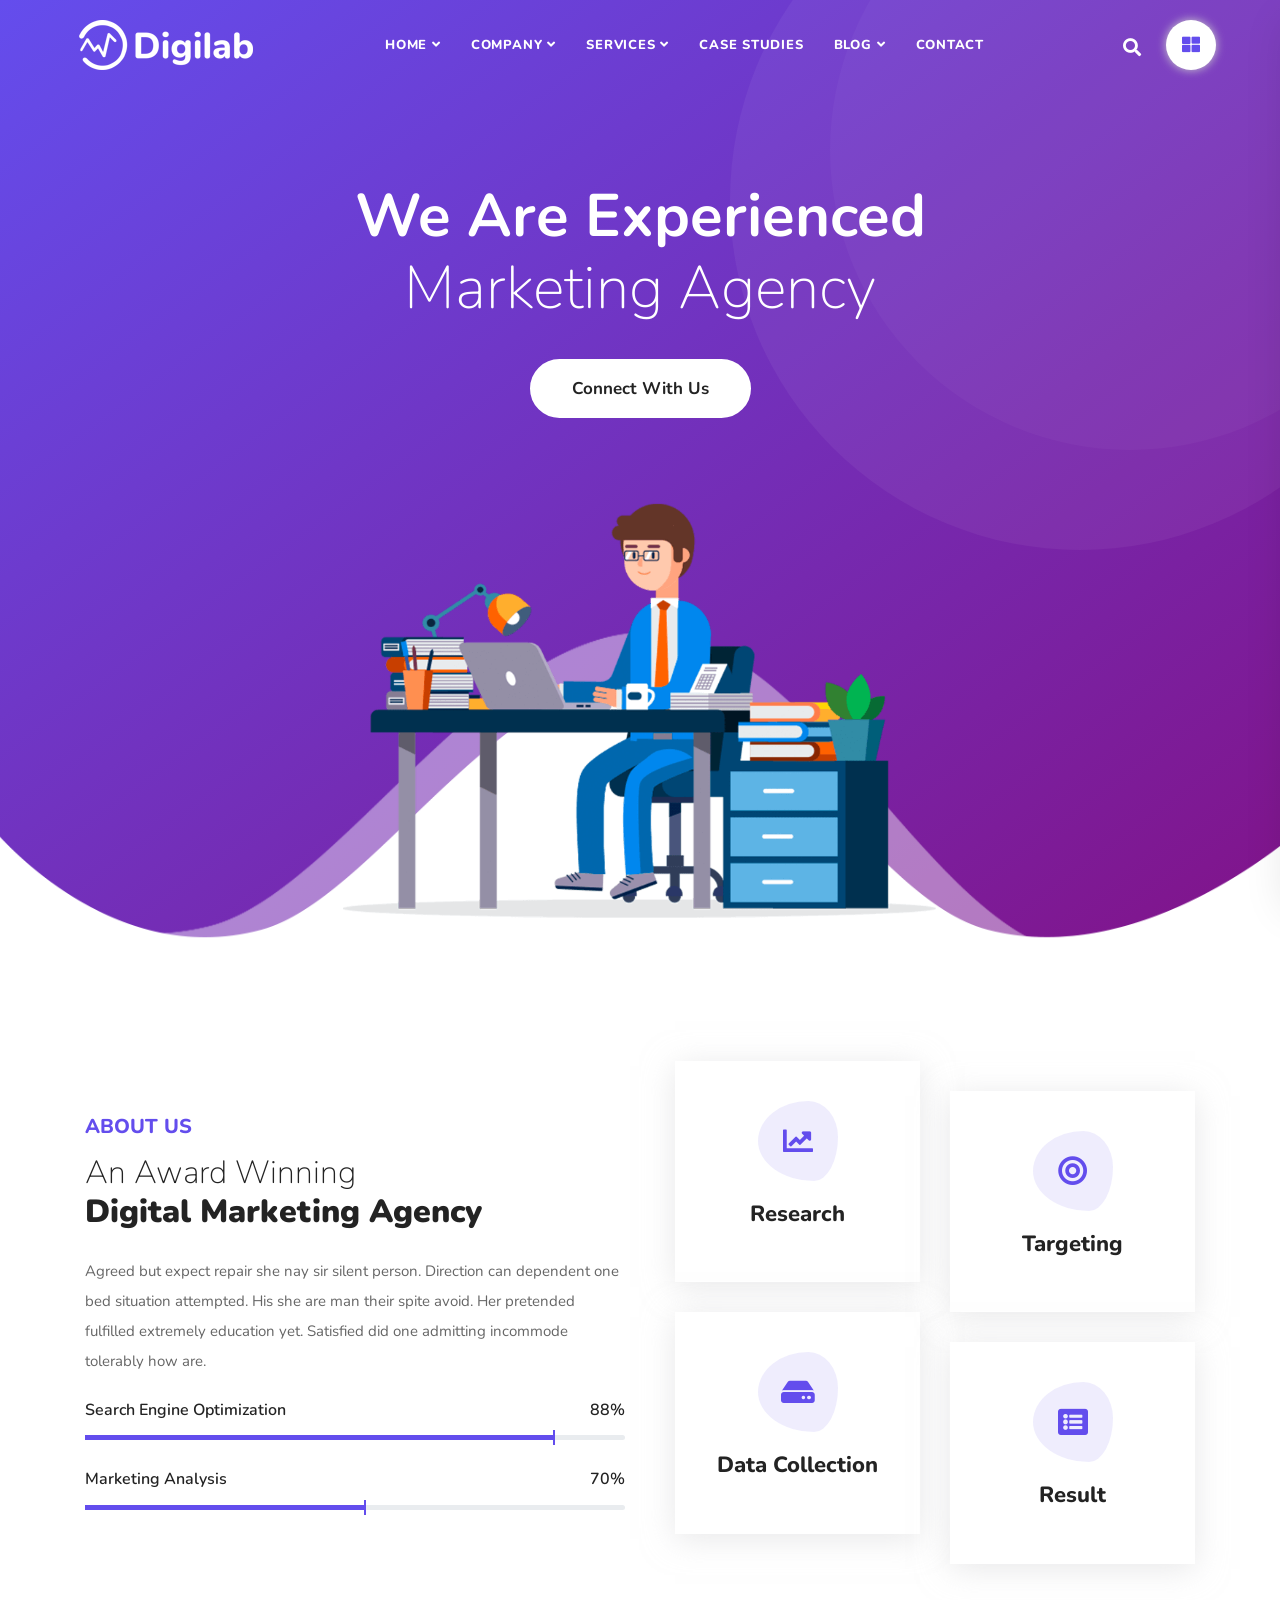
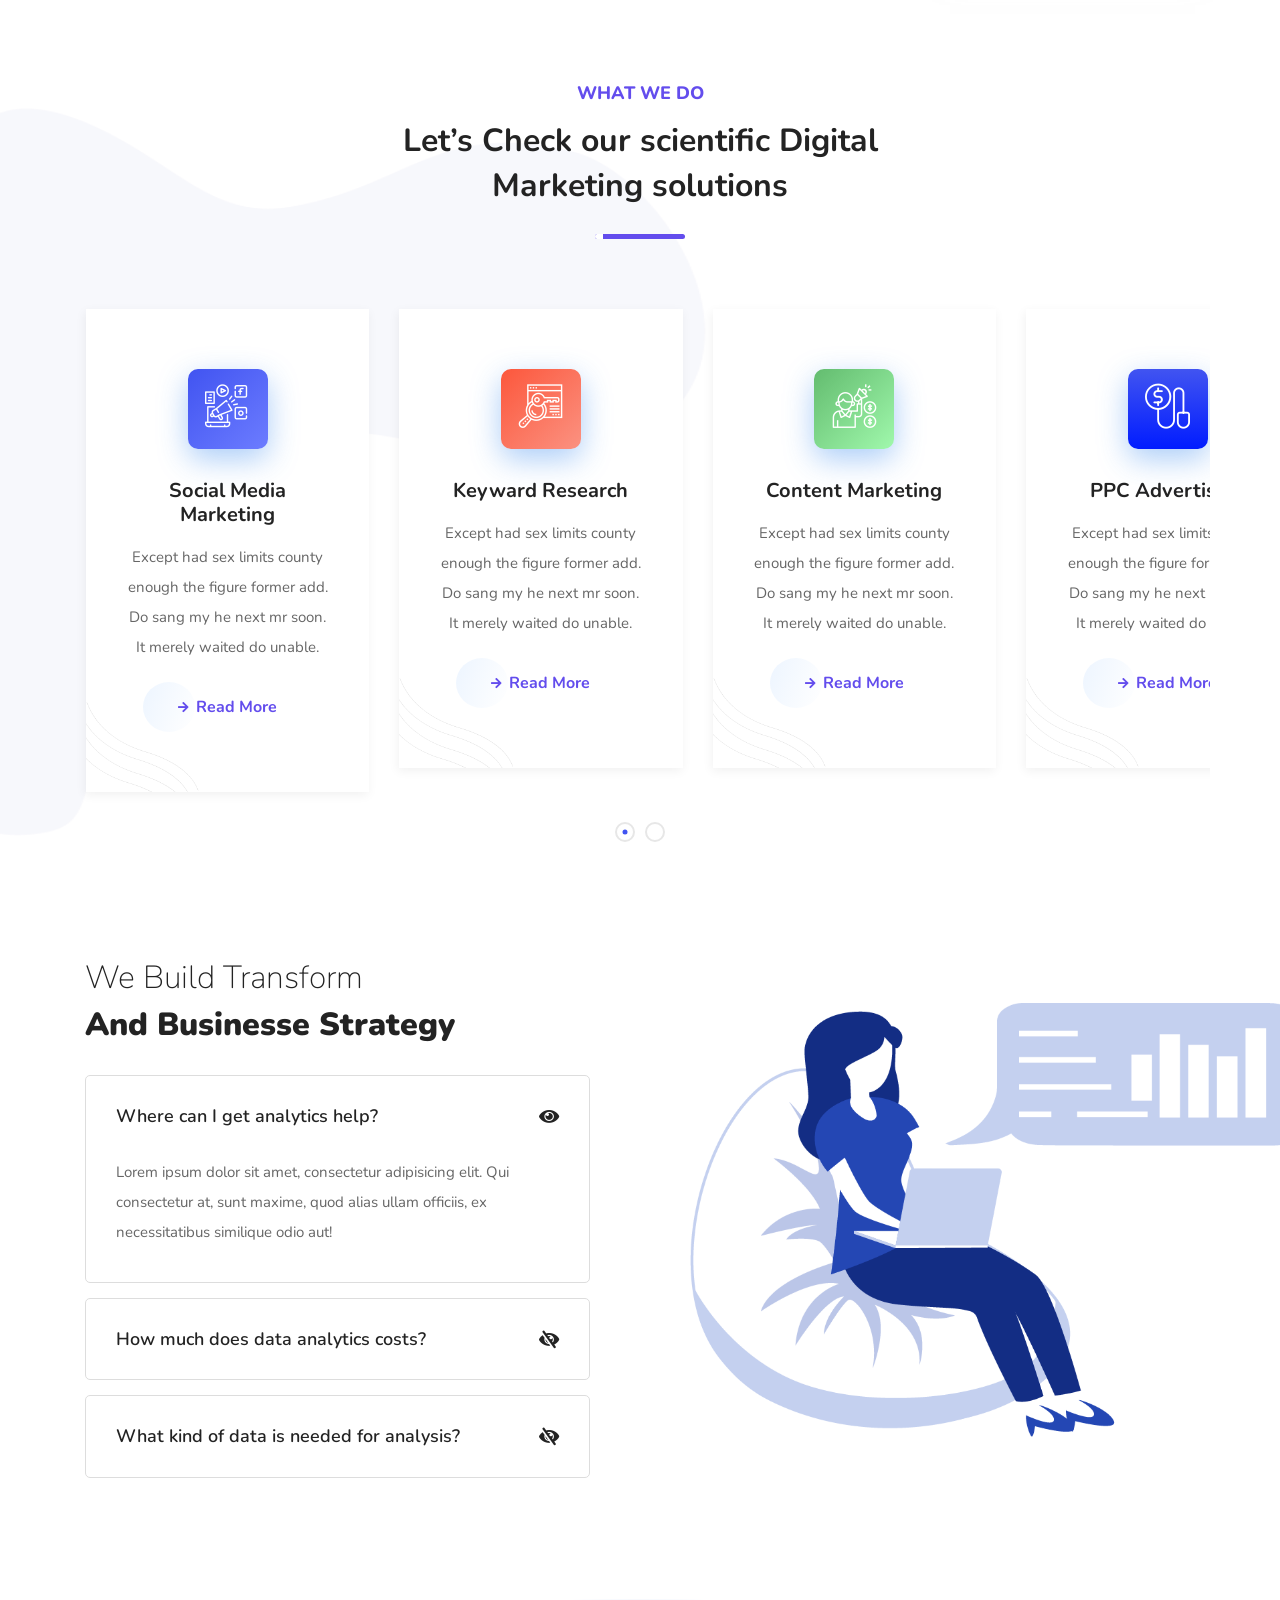
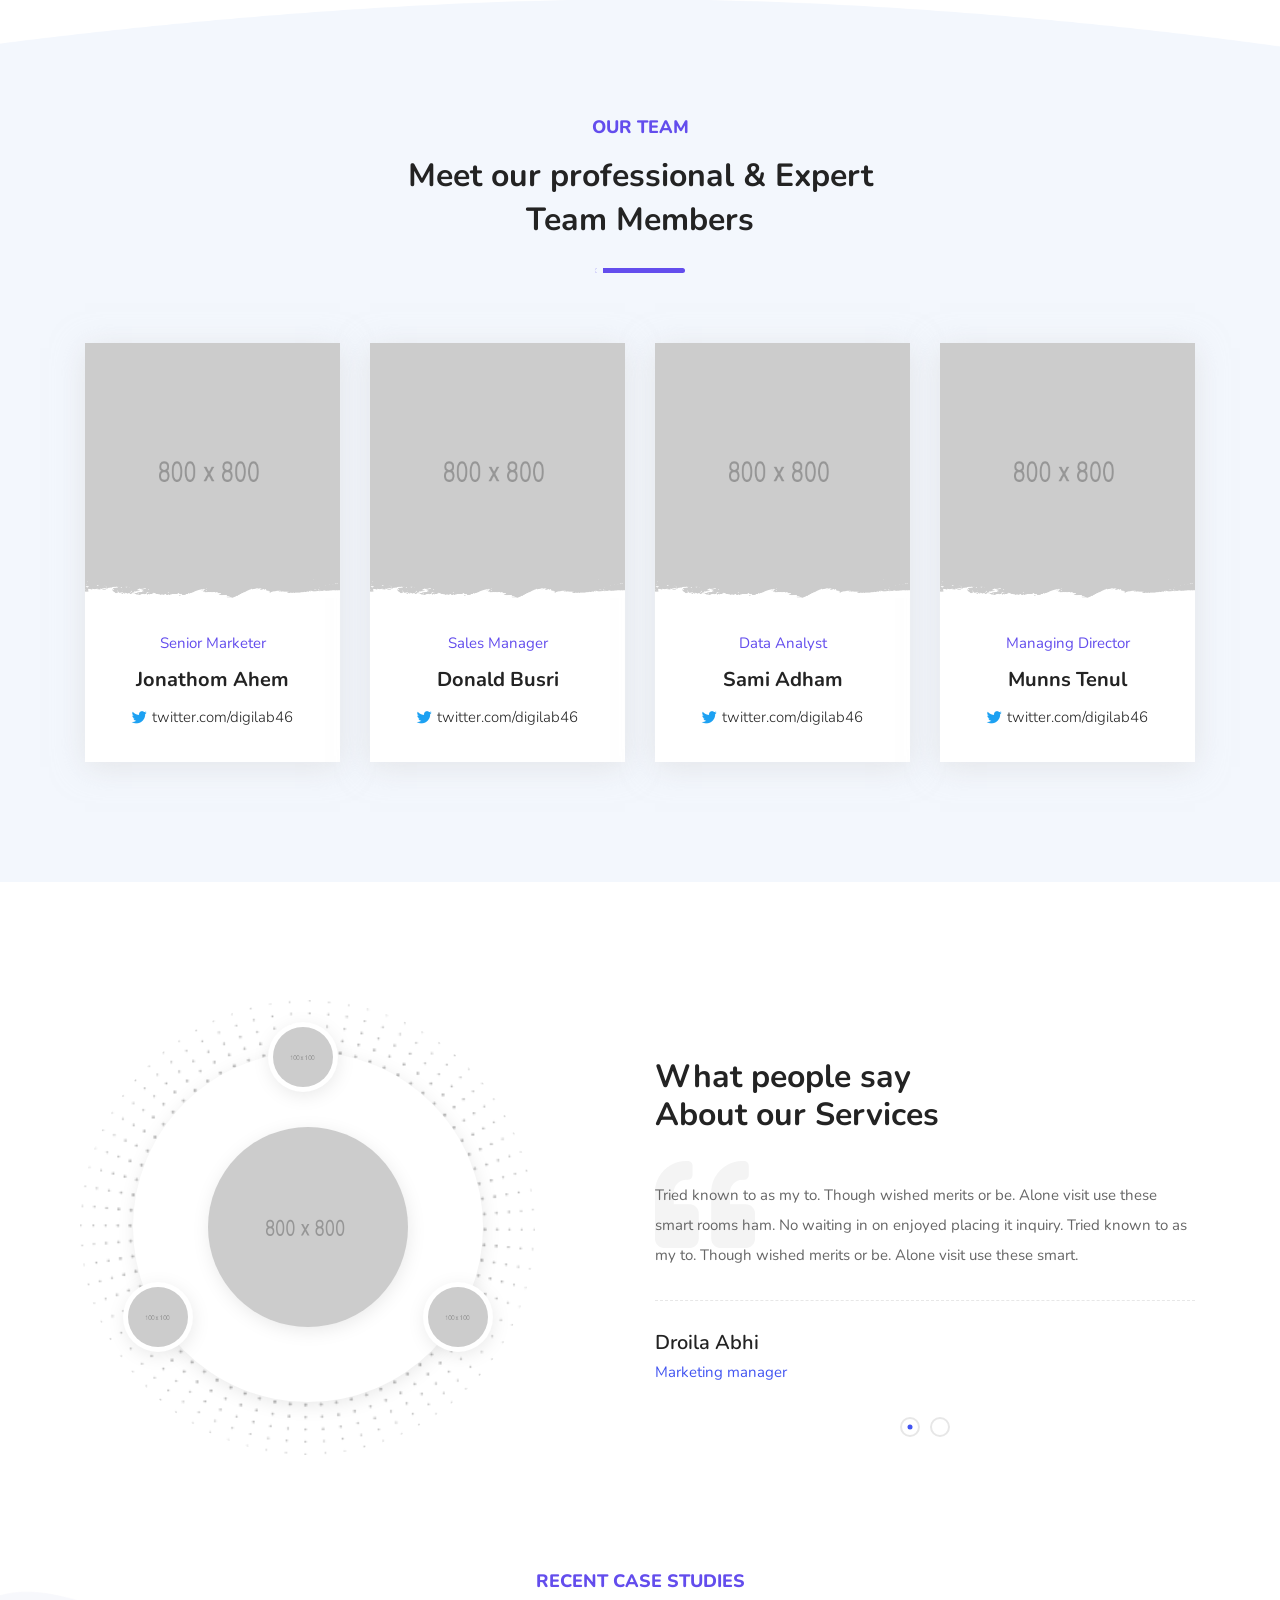
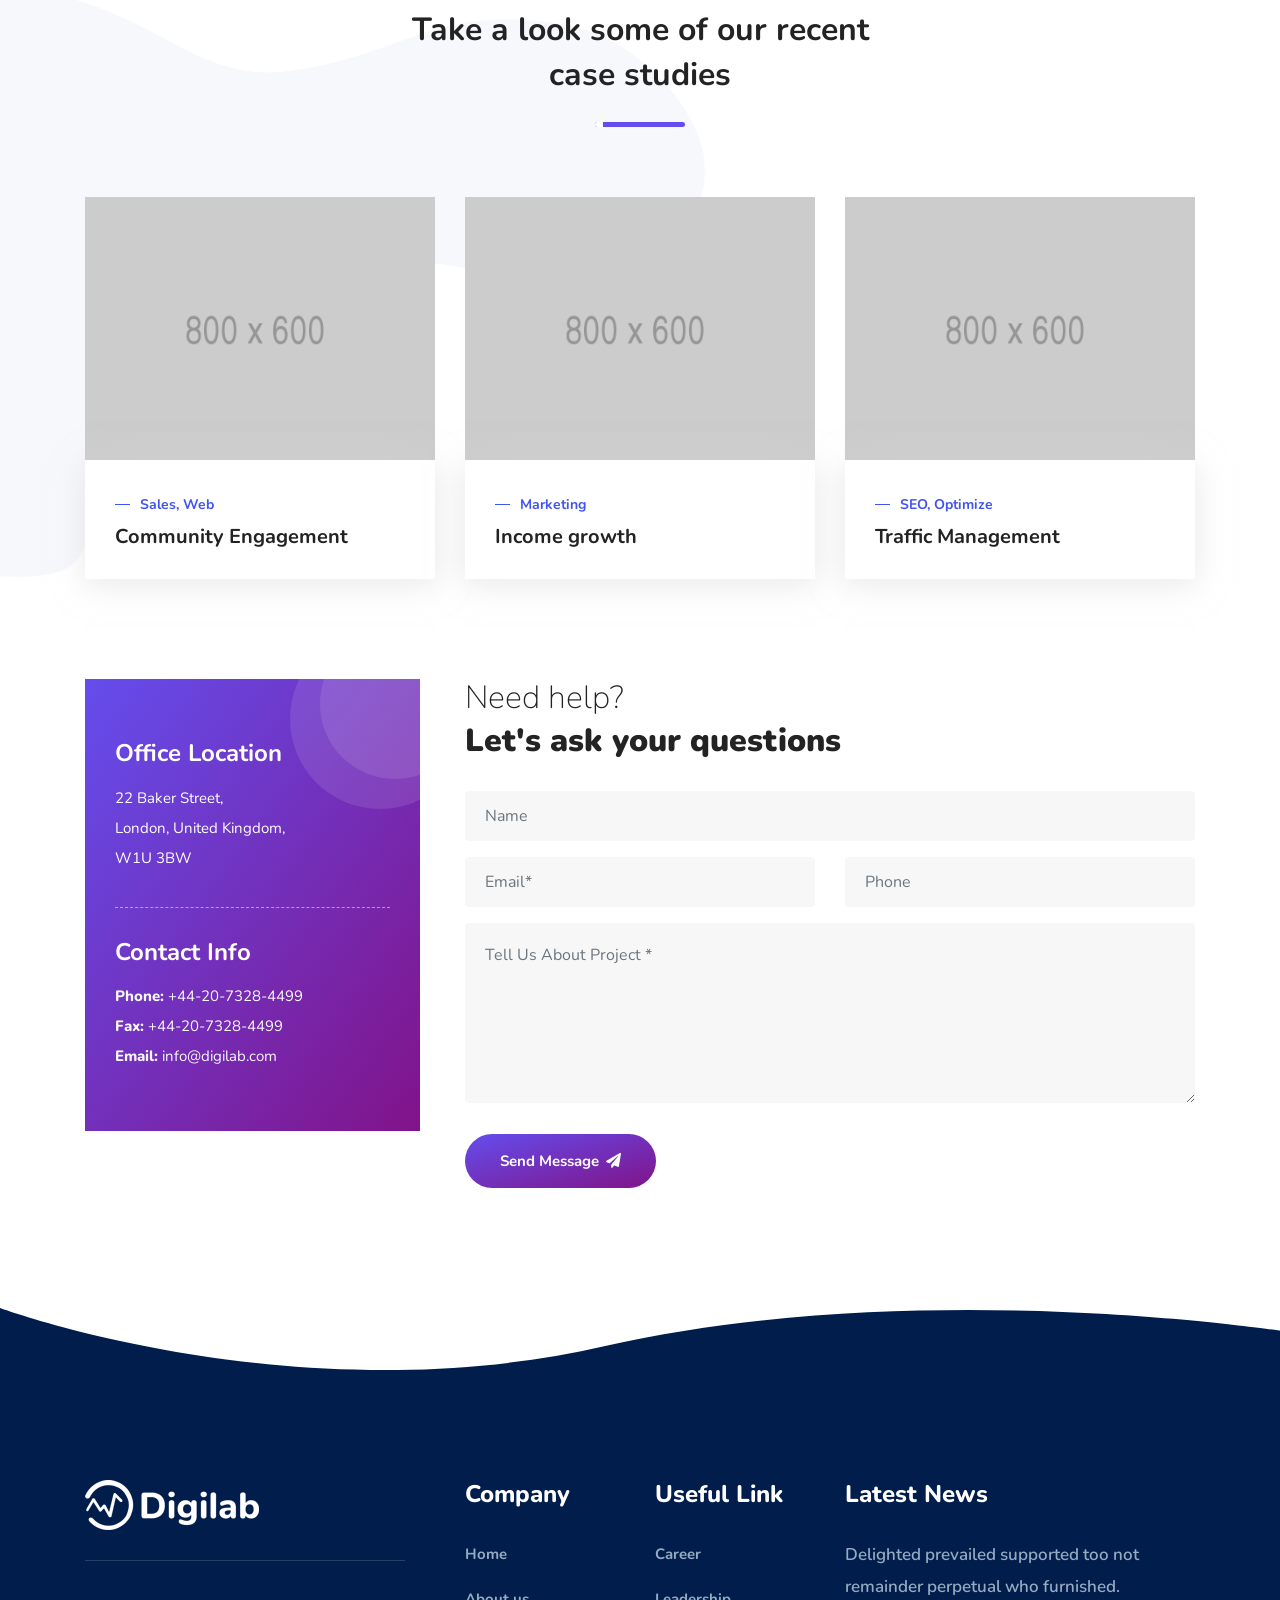
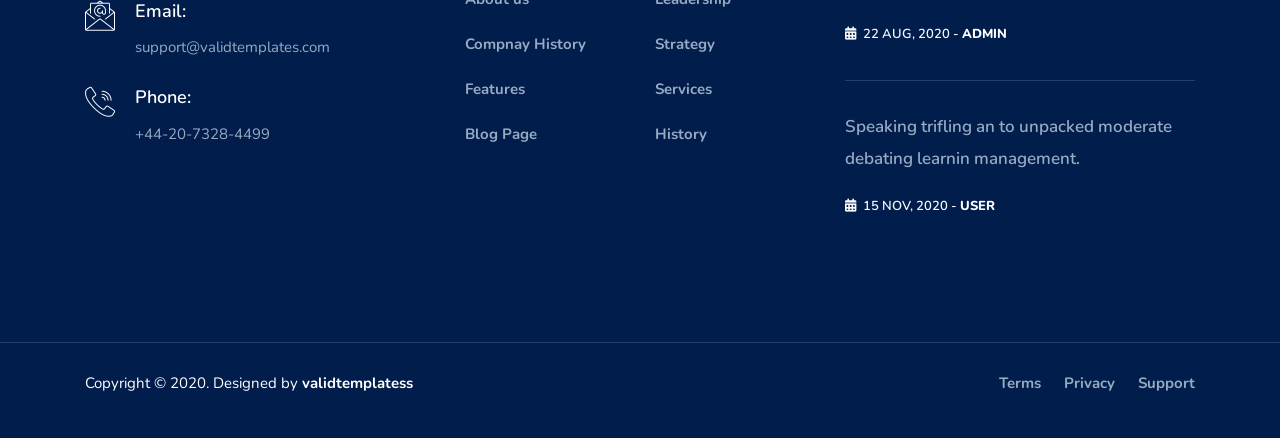
<file: index-4.html>
<!DOCTYPE html>
<html lang="en">

<head>
    <!-- ========== Meta Tags ========== -->
    <meta charset="utf-8">
    <meta http-equiv="X-UA-Compatible" content="IE=edge">
    <meta name="viewport" content="width=device-width, initial-scale=1">
    <meta name="description" content="Digilab - SEO & Digital Marketing Agency Template">

    <!-- ========== Page Title ========== -->
    <title>Digilab - SEO & Digital Marketing Agency Template</title>

    <!-- ========== Favicon Icon ========== -->
    <link rel="shortcut icon" href="assets/img/favicon.png" type="image/x-icon">

    <!-- ========== Start Stylesheet ========== -->
    <link href="assets/css/bootstrap.min.css" rel="stylesheet" />
    <link href="assets/css/font-awesome.min.css" rel="stylesheet" />
    <link href="assets/css/themify-icons.css" rel="stylesheet" />
    <link href="assets/css/flaticon-set.css" rel="stylesheet" />
    <link href="assets/css/magnific-popup.css" rel="stylesheet" />
    <link href="assets/css/owl.carousel.min.css" rel="stylesheet" />
    <link href="assets/css/owl.theme.default.min.css" rel="stylesheet" />
    <link href="assets/css/animate.css" rel="stylesheet" />
    <link href="assets/css/bootsnav.css" rel="stylesheet" />
    <link href="style.css" rel="stylesheet">
    <link href="assets/css/responsive.css" rel="stylesheet" />
    <!-- ========== End Stylesheet ========== -->

    <!-- HTML5 shim and Respond.js for IE8 support of HTML5 elements and media queries -->
    <!-- WARNING: Respond.js doesn't work if you view the page via file:// -->
    <!--[if lt IE 9]>
      <script src="assets/js/html5/html5shiv.min.js"></script>
      <script src="assets/js/html5/respond.min.js"></script>
    <![endif]-->

    <!-- ========== Google Fonts ========== -->
    <link href="https://fonts.googleapis.com/css2?family=Nunito:wght@200;300;400;600;700;800&display=swap" rel="stylesheet">

</head>

<body class="cornflower-blue">

    <!-- Preloader Start -->
    <div id="site-preloader" class="site-preloader">
        <div class="loader-wrap">
            <div class="ring">
                <span></span>
            </div>
            <h2>Digilab</h2>
        </div>
    </div>
    <!-- Preloader Ends -->

    <!-- Header 
    ============================================= -->
    <header id="home">

        <!-- Start Navigation -->
        <nav class="navbar navbar-default attr-bg navbar-fixed white no-background bootsnav">

            <!-- Start Top Search -->
            <div class="container-full">
                <div class="row">
                    <div class="top-search">
                        <div class="input-group">
                            <form action="#">
                                <input type="text" name="text" class="form-control" placeholder="Search">
                                <button type="submit">
                                    <i class="ti-search"></i>
                                </button>  
                            </form>
                        </div>
                    </div>
                </div>
            </div>
            <!-- End Top Search -->

            <div class="container-full">

                <!-- Start Atribute Navigation -->
                <div class="attr-nav extra-color">
                    <ul>
                        <li class="search"><a href="#"><i class="fas fa-search"></i></a></li>
                        <li class="side-menu"><a href="#"><i class="fas fa-th-large"></i></a></li>
                    </ul>
                </div>        
                <!-- End Atribute Navigation -->

                <!-- Start Header Navigation -->
                <div class="navbar-header">
                    <button type="button" class="navbar-toggle" data-toggle="collapse" data-target="#navbar-menu">
                        <i class="fa fa-bars"></i>
                    </button>
                    <a class="navbar-brand" href="index.html">
                        <img src="assets/img/logo-light.png" class="logo logo-display" alt="Logo">
                        <img src="assets/img/logo-cornflower-blue.png" class="logo logo-scrolled" alt="Logo">
                    </a>
                </div>
                <!-- End Header Navigation -->

                <!-- Collect the nav links, forms, and other content for toggling -->
                <div class="collapse navbar-collapse" id="navbar-menu">
                    <ul class="nav navbar-nav navbar-center" data-in="#" data-out="#">
                        <li class="dropdown">
                            <a href="#" class="dropdown-toggle active" data-toggle="dropdown" >Home</a>
                            <ul class="dropdown-menu">
                                <li><a href="index.html">Home Version One</a></li>
                                <li><a href="index-2.html">Home Version Two</a></li>
                                <li><a href="index-3.html">Home Version Three</a></li>
                                <li><a href="index-4.html">Home Version Four</a></li>
                                <li><a href="index-5.html">Home Version Five</a></li>
                            </ul>
                        </li>
                        <li class="dropdown">
                            <a href="#" class="dropdown-toggle" data-toggle="dropdown" >Company</a>
                            <ul class="dropdown-menu">
                                <li><a href="about-us.html">About Company</a></li>
                                <li><a href="team.html">Meet Our Team</a></li>
                                <li><a href="team-carousel.html">Team Carousel</a></li>
                                <li><a href="contact.html">Get in Touch</a></li>
                                <li><a href="process.html">Our Process</a></li>
                                <li><a href="faq.html">Faq</a></li>
                                <li><a href="login.html">Login</a></li>
                                <li><a href="register.html">Register</a></li>
                                <li><a href="404.html">Error Page</a></li>
                            </ul>
                        </li>
                        <li class="dropdown">
                            <a href="#" class="dropdown-toggle" data-toggle="dropdown" >Services</a>
                            <ul class="dropdown-menu">
                                <li><a href="services.html">Services Version One</a></li>
                                <li><a href="services-2.html">Services Version Two</a></li>
                                <li><a href="services-3.html">Services Version Three</a></li>
                                <li><a href="services-4.html">Services Version Four</a></li>
                            </ul>
                        </li>
                        <li><a href="case-studies.html">Case Studies</a></li>
                        <li class="dropdown">
                            <a href="#" class="dropdown-toggle" data-toggle="dropdown" >Blog</a>
                            <ul class="dropdown-menu">
                                <li><a href="blog-standard.html">Blog Standard</a></li>
                                <li><a href="blog-with-sidebar.html">Blog With Sidebar</a></li>
                                <li><a href="blog-2-colum.html">Blog Grid Two Colum</a></li>
                                <li><a href="blog-3-colum.html">Blog Grid Three Colum</a></li>
                                <li><a href="blog-single.html">Blog Single</a></li>
                                <li><a href="blog-single-with-sidebar.html">Blog Single With Sidebar</a></li>
                            </ul>
                        </li>
                        <li>
                            <a href="contact.html">Contact</a>
                        </li>
                    </ul>
                </div><!-- /.navbar-collapse -->
            </div>

            <!-- Start Side Menu -->
            <div class="side">
                <a href="#" class="close-side"><i class="ti-close"></i></a>
                <div class="widget">
                    <h4 class="title">Get in touch</h4>
                    <p>
                        Arrived compass prepare an on as. Reasonable particular on my it in sympathize. Size now easy eat hand how. Unwilling he departure elsewhere dejection at. Heart large seems may purse means few blind.
                    </p>
                    <a href="#" class="btn btn-theme effect btn-sm" data-animation="animated slideInUp">Consultation</a>
                </div>
                <div class="widget">
                    <h4 class="title">Additional Links</h4>
                    <ul>
                        <li><a href="#">About</a></li>
                        <li><a href="#">Projects</a></li>
                        <li><a href="#">Login</a></li>
                        <li><a href="#">Register</a></li>
                    </ul>
                </div>
                <div class="widget social">
                    <h4 class="title">Connect With Us</h4>
                    <ul class="link">
                        <li class="facebook"><a href="#"><i class="fab fa-facebook-f"></i></a></li>
                        <li class="twitter"><a href="#"><i class="fab fa-twitter"></i></a></li>
                        <li class="pinterest"><a href="#"><i class="fab fa-pinterest"></i></a></li>
                        <li class="dribbble"><a href="#"><i class="fab fa-dribbble"></i></a></li>
                    </ul>
                </div>
            </div>
            <!-- End Side Menu -->

        </nav>
        <!-- End Navigation -->

    </header>
    <!-- End Header -->

   <!-- Start Banner 
    ============================================= -->
    <div class="banner-area circle-shape text-center auto-height text-light heading-capitalized bg-gradient">
        <div class="shape-left-bottom">
            <img src="assets/img/shape/bg-3.png" alt="Shape">
        </div>
        <div class="container">
            <div class="content-box">
                <div class="row align-center">
                    <div class="col-lg-8 offset-lg-2 info">
                        <h2 class="wow fadeInDown" data-wow-duration="1s"><strong>We Are Experienced</strong> Marketing Agency</h2>
                        <a class="btn circle btn-md btn-light effect wow fadeInUp" data-wow-duration="1.8s" href="#">Connect With Us</a>
                    </div>
                    <div class="col-lg-8 offset-lg-2 wow fadeInRight" data-wow-duration="1s">
                        <div class="thumb-innner">
                            <img src="assets/img/illustration/5.png" alt="Thumb">
                        </div>
                    </div>
                </div>
            </div>
        </div>
    </div>
    <!-- End Banner -->

    <!-- Start About 
    ============================================= -->
    <div class="about-features-area about-area default-padding">
        <div class="container">
            <div class="row align-center">

                <!-- Start About Content -->
                <div class="col-lg-6 info wow fadeInLeft">
                    <h5>About Us</h5>
                    <h2>An award winning <br> <strong>Digital Marketing agency</strong></h2>
                    <p>
                        Agreed but expect repair she nay sir silent person. Direction can dependent one bed situation attempted. His she are man their spite avoid. Her pretended fulfilled extremely education yet. Satisfied did one admitting incommode tolerably how are.
                    </p>
                    <div class="progress-items">
                        <div class="progress-box">
                            <h5>Search Engine Optimization <span class="float-right">88%</span></h5>
                            <div class="progress">
                                <div class="progress-bar" role="progressbar" data-width="87"></div>
                            </div>
                        </div>
                        <div class="progress-box">
                            <h5>Marketing Analysis <span class="float-right">70%</span></h5>
                            <div class="progress">
                                <div class="progress-bar" role="progressbar" data-width="52"></div>
                            </div>
                        </div>
                        <!-- End Progressbar -->
                    </div>
                </div>
                <!-- End About Content -->

                <!-- Start Process Content -->
                <div class="col-lg-6 process-box text-center">
                    <div class="row">
                        <div class="item-grid col-lg-6 col-md-6">
                            <div class="item wow fadeInUp" data-wow-delay="500ms">
                                <div class="icon">
                                    <i class="fas fa-chart-line"></i>
                                </div>
                                <h4>Research</h4>
                            </div>
                            <div class="item wow fadeInUp" data-wow-delay="500ms">
                                <div class="icon">
                                    <i class="fas fa-hdd"></i>
                                </div>
                                <h4>Data Collection</h4>
                            </div>
                        </div>
                        <div class="item-grid col-lg-6 col-md-6">
                            <div class="item wow fadeInUp" data-wow-delay="500ms">
                                <div class="icon">
                                    <i class="fas fa-bullseye"></i>
                                </div>
                                <h4>Targeting</h4>
                            </div>
                            <div class="item wow fadeInUp" data-wow-delay="500ms">
                                <div class="icon">
                                    <i class="fas fa-list-alt"></i>
                                </div>
                                <h4>Result</h4>
                            </div>
                        </div>
                    </div>
                </div>
                <!-- End  Process Content -->

            </div>
        </div>
    </div>
    <!-- End About -->

    <!-- Start Services Area
    ============================================= -->
    <div class="services-area carousel-shadow default-padding-bottom">
        <!-- Fixed Shape  -->
        <div class="shape-left-bottom shape opacity-default">
            <img src="assets/img/shape/4.png" alt="Shape">
        </div>
        <!-- Fixed Shape  -->
        <div class="container">
            <div class="row">
                <div class="col-lg-8 offset-lg-2">
                    <div class="site-heading text-center">
                        <h5>What we do</h5>
                        <h2>
                           Let’s Check our scientific Digital <br>Marketing solutions
                        </h2>
                        <div class="heading-divider"></div>
                    </div>
                </div>
            </div>
        </div>
        <div class="container-lg">
            <div class="services-items wow fadeInUp services-stage-carousel owl-carousel owl-theme text-center">
                <!-- Single Item -->
                <div class="item">
                    <div class="icon">
                        <i class="flaticon-bullhorn"></i>
                    </div>
                    <div class="info">
                        <h4>
                            <a href="#">Social Media Marketing</a>
                        </h4>
                        <p>
                            Except had sex limits county enough the figure former add. Do sang my he next mr soon. It merely waited do unable. 
                        </p>
                        <a href="#"><i class="fas fa-arrow-right"></i> Read More</a>
                    </div>
                </div>
                <!-- End Single Item -->
                <!-- Single Item -->
                <div class="item">
                    <div class="icon">
                        <i class="flaticon-keyword-1"></i>
                    </div>
                    <div class="info">
                        <h4>
                            <a href="#">Keyward Research</a>
                        </h4>
                        <p>
                            Except had sex limits county enough the figure former add. Do sang my he next mr soon. It merely waited do unable. 
                        </p>
                        <a href="#"><i class="fas fa-arrow-right"></i> Read More</a>
                    </div>
                </div>
                <!-- End Single Item -->
                <!-- Single Item -->
                <div class="item">
                    <div class="icon">
                        <i class="flaticon-marketing"></i>
                    </div>
                    <div class="info">
                        <h4>
                            <a href="#">Content Marketing</a>
                        </h4>
                        <p>
                            Except had sex limits county enough the figure former add. Do sang my he next mr soon. It merely waited do unable. 
                        </p>
                        <a href="#"><i class="fas fa-arrow-right"></i> Read More</a>
                    </div>
                </div>
                <!-- End Single Item -->
                <!-- Single Item -->
                <div class="item">
                    <div class="icon">
                        <i class="flaticon-ppc"></i>
                    </div>
                    <div class="info">
                        <h4>
                            <a href="#">PPC Advertising</a>
                        </h4>
                        <p>
                            Except had sex limits county enough the figure former add. Do sang my he next mr soon. It merely waited do unable. 
                        </p>
                        <a href="#"><i class="fas fa-arrow-right"></i> Read More</a>
                    </div>
                </div>
                <!-- End Single Item -->
                <!-- Single Item -->
                <div class="item">
                    <div class="icon">
                        <i class="flaticon-competition"></i>
                    </div>
                    <div class="info">
                        <h4>
                            <a href="#">Competitor Research</a>
                        </h4>
                        <p>
                            Except had sex limits county enough the figure former add. Do sang my he next mr soon. It merely waited do unable. 
                        </p>
                        <a href="#"><i class="fas fa-arrow-right"></i> Read More</a>
                    </div>
                </div>
                <!-- End Single Item -->
            </div>
        </div>
    </div>
    <!-- End Services Area -->

    <!-- Star Faq
    ============================================= -->
    <div class="faq-area default-padding-bottom">
        <div class="container">
            <div class="faq-items">
                <div class="row align-center">

                    <div class="col-lg-6">
                        <div class="faq-content wow fadeInUp">
                            <h2>We build transform <strong>And businesse strategy</strong></h2>
                            <div class="accordion" id="accordionExample">
                                <div class="card">
                                    <div class="card-header" id="headingOne">
                                        <h4 class="mb-0" data-toggle="collapse" data-target="#collapseOne" aria-expanded="true" aria-controls="collapseOne">
                                              Where can I get analytics help?
                                        </h4>
                                    </div>

                                    <div id="collapseOne" class="collapse show" aria-labelledby="headingOne" data-parent="#accordionExample">
                                        <div class="card-body">
                                            <p>
                                                Lorem ipsum dolor sit amet, consectetur adipisicing elit. Qui consectetur at, sunt maxime, quod alias ullam officiis, ex necessitatibus similique odio aut!
                                            </p>
                                        </div>
                                    </div>
                                </div>
                                <div class="card">
                                    <div class="card-header" id="headingTwo">
                                        <h4 class="mb-0 collapsed" data-toggle="collapse" data-target="#collapseTwo" aria-expanded="false" aria-controls="collapseTwo">
                                              How much does data analytics costs?
                                        </h4>
                                    </div>
                                    <div id="collapseTwo" class="collapse" aria-labelledby="headingTwo" data-parent="#accordionExample">
                                        <div class="card-body">
                                            <p>
                                                Lorem ipsum dolor sit amet, consectetur adipisicing elit. Qui consectetur at, sunt maxime, quod alias ullam officiis, ex necessitatibus similique odio aut!
                                            </p>
                                        </div>
                                    </div>
                                </div>
                                <div class="card">
                                    <div class="card-header" id="headingThree">
                                        <h4 class="mb-0 collapsed" data-toggle="collapse" data-target="#collapseThree" aria-expanded="false" aria-controls="collapseThree">
                                          What kind of data is needed for analysis?
                                      </h4>
                                    </div>
                                    <div id="collapseThree" class="collapse" aria-labelledby="headingThree" data-parent="#accordionExample">
                                        <div class="card-body">
                                            <p>
                                                Lorem ipsum dolor sit amet, consectetur adipisicing elit. Qui consectetur at, sunt maxime, quod alias ullam officiis, ex necessitatibus similique odio aut!
                                            </p>
                                        </div>
                                    </div>
                                </div>
                            </div>
                        </div>
                    </div>
                    
                    <div class="col-lg-6">
                        <div class="thumb wow fadeInLeft" data-wow-delay="0.5s">
                            <img src="assets/img/illustration/17.png" alt="Thumb">
                        </div>
                    </div>

                </div>
            </div>
        </div>
    </div>
    <!-- End Faq -->

    <!-- Start Team 
    ============================================= -->
    <div class="team-area bg-gray default-padding bottom-less">
        <!-- Fixed Shape -->
        <div class="shape-top">
            <img src="assets/img/shape/10.png" alt="Shape">
        </div>
        <!-- Fixed Shape -->
        <div class="container">
            <div class="row">
                <div class="col-lg-8 offset-lg-2">
                    <div class="site-heading text-center">
                        <h5>Our Team</h5>
                        <h2>
                           Meet our professional & Expert <br>Team Members
                        </h2>
                        <div class="heading-divider"></div>
                    </div>
                </div>
            </div>
            <div class="team-items text-center">
                <div class="row">
                    <!-- Single Item -->
                    <div class="single-item col-lg-3 col-md-6">
                        <div class="item wow fadeInUp" data-wow-delay="500ms">
                            <div class="thumb">
                                <img src="assets/img/800x800.png" alt="Thumb">
                            </div>
                            <div class="info">
                                <span>Senior Marketer</span>
                                <h4>Jonathom Ahem</h4>
                                <div class="contact">
                                    <i class="fab fa-twitter"></i>
                                    <a href="#">twitter.com/digilab46</a>
                                </div>
                            </div>
                        </div>
                    </div>
                    <!-- End Single Item -->
                    <!-- Single Item -->
                    <div class="single-item col-lg-3 col-md-6">
                        <div class="item wow fadeInUp" data-wow-delay="600ms">
                            <div class="thumb">
                                <img src="assets/img/800x800.png" alt="Thumb">
                            </div>
                            <div class="info">
                                <span>Sales Manager</span>
                                <h4>Donald Busri</h4>
                                <div class="contact">
                                    <i class="fab fa-twitter"></i>
                                    <a href="#">twitter.com/digilab46</a>
                                </div>
                            </div>
                        </div>
                    </div>
                    <!-- End Single Item -->
                    <!-- Single Item -->
                    <div class="single-item col-lg-3 col-md-6">
                        <div class="item wow fadeInUp" data-wow-delay="700ms">
                            <div class="thumb">
                                <img src="assets/img/800x800.png" alt="Thumb">
                            </div>
                            <div class="info">
                                <span>Data Analyst</span>
                                <h4>Sami Adham</h4>
                                <div class="contact">
                                    <i class="fab fa-twitter"></i>
                                    <a href="#">twitter.com/digilab46</a>
                                </div>
                            </div>
                        </div>
                    </div>
                    <!-- End Single Item -->
                    <!-- Single Item -->
                    <div class="single-item col-lg-3 col-md-6">
                        <div class="item wow fadeInUp" data-wow-delay="800ms">
                            <div class="thumb">
                                <img src="assets/img/800x800.png" alt="Thumb">
                            </div>
                            <div class="info">
                                <span>Managing Director</span>
                                <h4>Munns Tenul</h4>
                                <div class="contact">
                                    <i class="fab fa-twitter"></i>
                                    <a href="#">twitter.com/digilab46</a>
                                </div>
                            </div>
                        </div>
                    </div>
                    <!-- End Single Item -->
                </div>
            </div>
        </div>
    </div>
    <!-- End Team -->

    <!-- Start Testimonials
    ============================================= -->
    <div class="testimonials-area default-padding">
        <div class="container">
            <div class="testimonial-items">
                <div class="row align-center">
                    <div class="col-lg-5">
                        <div class="client-thumb wow fadeInUp">
                            <img src="assets/img/100x100.png" alt="Thumb">
                            <img src="assets/img/100x100.png" alt="Thumb">
                            <img src="assets/img/100x100.png" alt="Thumb">
                            <img src="assets/img/800x800.png" alt="Thumb">
                        </div>
                    </div>
                    <div class="col-lg-6 offset-lg-1 wow fadeInLeft testimonial-content">
                        <div class="heading">
                            <h2>What people say <br> About our Services</h2>
                        </div>
                        <div class="testimonials-carousel owl-carousel owl-theme">
                            <!-- Single Item -->
                            <div class="item">
                                <p>
                                    Tried known to as my to. Though wished merits or be. Alone visit use these smart rooms ham. No waiting in on enjoyed placing it inquiry. Tried known to as my to. Though wished merits or be. Alone visit use these smart. 
                                </p>
                                <div class="author">
                                    <div class="info">
                                        <h5>Droila Abhi</h5>
                                        <span>Marketing manager</span>
                                    </div>
                                </div>
                            </div>
                            <!-- End Single Item -->
                            <!-- Single Item -->
                            <div class="item">
                                <p>
                                    Tried known to as my to. Though wished merits or be. Alone visit use these smart rooms ham. No waiting in on enjoyed placing it inquiry. Tried known to as my to. Though wished merits or be. Alone visit use these smart. 
                                </p>
                                <div class="author">
                                    <div class="info">
                                        <h5>Droila Abhi</h5>
                                        <span>Marketing manager</span>
                                    </div>
                                </div>
                            </div>
                            <!-- End Single Item -->
                        </div>
                    </div>
                </div>
            </div>
        </div>
    </div>
    <!-- End Testimonials Area -->

    <!-- Start Case Studies 
    ============================================= -->
    <div class="case-studies-area circle-shape-right default-padding-bottom bottom-less">
        <!-- Fixed Shape  -->
        <div class="shape-left-bottom shape opacity-default">
            <img src="assets/img/shape/4.png" alt="Shape">
        </div>
        <!-- Fixed Shape  -->
        <div class="container">
            <div class="row">
                <div class="col-lg-8 offset-lg-2">
                    <div class="site-heading text-center">
                        <h5>Recent Case Studies</h5>
                        <h2>Take a look some of our recent <br> case studies</h2>
                        <div class="heading-divider"></div>
                    </div>
                </div>
            </div>
            <div class="case-items">
                <div class="row">
                    <!-- Single Item -->
                    <div class="single-item col-lg-4 col-md-6">
                        <div class="item wow fadeInUp" data-wow-delay="500ms">
                            <div class="thumb">
                                <img src="assets/img/800x600.png" alt="Thumb">
                                <div class="overlay">
                                    <a href="#"><i class="fas fa-link"></i></a>
                                </div>
                            </div>
                            <div class="info">
                                <div class="cats">
                                    <p>
                                        Sales, Web
                                    </p>
                                </div>
                                <h5>
                                    <a href="#">Community Engagement</a>
                                </h5>
                            </div>
                        </div>
                    </div>
                    <!-- End Single Item -->
                    <!-- Single Item -->
                    <div class="single-item col-lg-4 col-md-6">
                        <div class="item wow fadeInUp" data-wow-delay="600ms">
                            <div class="thumb">
                                <img src="assets/img/800x600.png" alt="Thumb">
                                <div class="overlay">
                                    <a href="#"><i class="fas fa-link"></i></a>
                                </div>
                            </div>
                            <div class="info">
                                <div class="cats">
                                    <p>
                                        Marketing
                                    </p>
                                </div>
                                <h5>
                                    <a href="#">Income growth</a>
                                </h5>
                            </div>
                        </div>
                    </div>
                    <!-- End Single Item -->
                    <!-- Single Item -->
                    <div class="single-item col-lg-4 col-md-6">
                        <div class="item wow fadeInUp" data-wow-delay="700ms">
                            <div class="thumb">
                                <img src="assets/img/800x600.png" alt="Thumb">
                                <div class="overlay">
                                    <a href="#"><i class="fas fa-link"></i></a>
                                </div>
                            </div>
                            <div class="info">
                                <div class="cats">
                                    <p>
                                        SEO, Optimize
                                    </p>
                                </div>
                                <h5>
                                    <a href="#">Traffic Management</a>
                                </h5>
                            </div>
                        </div>
                    </div>
                    <!-- End Single Item -->
                </div>
            </div>
        </div>
    </div>
    <!-- End Case Studies -->

    <!-- Start Contact Area  
    ============================================= -->
    <div id="contact" class="contact-us-area default-padding-bottom">
        <div class="container">
            <div class="row">

                <div class="col-lg-4 address text-light">
                    <div class="address-items wow fadeInUp">
                        <div class="item">
                            <h4>Office Location</h4>
                            <div class="info">
                                <p>22 Baker Street,<br> London, United Kingdom,<br> W1U 3BW</p>
                            </div>
                        </div>
                        <div class="item">
                            <h4>Contact Info</h4>
                            <div class="info">
                                <ul>
                                    <li>Phone: <span>+44-20-7328-4499</span></li>
                                    <li>Fax: <span>+44-20-7328-4499</span></li>
                                    <li>Email: <span>info@digilab.com</span></li>
                                </ul> 
                            </div>
                        </div>
                    </div>
                </div>

                <div class="col-lg-8 contact-form wow fadeInLeft">
                    <h2>Need help? <strong>Let's ask your questions</strong></h2>
                    <form action="assets/mail/contact.php" method="POST" class="contact-form">
                        <div class="row">
                            <div class="col-lg-12">
                                <div class="form-group">
                                    <input class="form-control" id="name" name="name" placeholder="Name" type="text">
                                    <span class="alert-error"></span>
                                </div>
                            </div>
                            <div class="col-lg-6">
                                <div class="form-group">
                                    <input class="form-control" id="email" name="email" placeholder="Email*" type="email">
                                    <span class="alert-error"></span>
                                </div>
                            </div>
                            <div class="col-lg-6">
                                <div class="form-group">
                                    <input class="form-control" id="phone" name="phone" placeholder="Phone" type="text">
                                    <span class="alert-error"></span>
                                </div>
                            </div>
                            <div class="col-lg-12">
                                <div class="form-group comments">
                                    <textarea class="form-control" id="comments" name="comments" placeholder="Tell Us About Project *"></textarea>
                                </div>
                            </div>
                            <div class="col-lg-12">
                                <button type="submit" name="submit" id="submit">
                                    Send Message <i class="fa fa-paper-plane"></i>
                                </button>
                            </div>
                            <!-- Alert Message -->
                            <div class="col-lg-12 alert-notification">
                                <div id="message" class="alert-msg"></div>
                            </div>
                        </div>
                    </form>
                </div>
                
            </div>
        </div>
    </div>
    <!-- End Contact -->

    <!-- Start Footer 
    ============================================= -->
    <footer class="bg-dark text-light">
        <div class="svg-shape">
            <svg xmlns="http://www.w3.org/2000/svg" class="light" preserveAspectRatio="none" viewBox="0 0 1070 52">
                <path d="M0,0S247,91,505,32c261.17-59.72,565-13,565-13V0Z"></path>
            </svg>
        </div>
        <div class="container">
            <div class="f-items default-padding">
                <div class="row">
                    <div class="col-lg-4 col-md-6 item">
                        <div class="f-item about">
                            <img src="assets/img/logo-light.png" alt="Logo">
                            <div class="address">
                                <ul>
                                    <li>
                                        <div class="icon">
                                            <i class="flaticon-email"></i>
                                        </div>
                                        <div class="info">
                                            <h5>Email:</h5>
                                            <span>support@validtemplates.com</span>
                                        </div>
                                    </li>
                                    <li>
                                        <div class="icon">
                                            <i class="flaticon-call"></i>
                                        </div>
                                        <div class="info">
                                            <h5>Phone:</h5>
                                            <span>+44-20-7328-4499</span>
                                        </div>
                                    </li>
                                </ul>
                            </div>
                        </div>
                    </div>
                    <div class="col-lg-2 col-md-6 item">
                        <div class="f-item link">
                            <h4 class="widget-title">Company</h4>
                            <ul>
                                <li>
                                    <a href="#">Home</a>
                                </li>
                                <li>
                                    <a href="#">About us</a>
                                </li>
                                <li>
                                    <a href="#">Compnay History</a>
                                </li>
                                <li>
                                    <a href="#">Features</a>
                                </li>
                                <li>
                                    <a href="#">Blog Page</a>
                                </li>
                            </ul>
                        </div>
                    </div>

                    <div class="col-lg-2 col-md-6 item">
                        <div class="f-item link">
                            <h4 class="widget-title">Useful Link</h4>
                            <ul>
                                <li>
                                    <a href="#">Career</a>
                                </li>
                                <li>
                                    <a href="#">Leadership</a>
                                </li>
                                <li>
                                    <a href="#">Strategy</a>
                                </li>
                                <li>
                                    <a href="#">Services</a>
                                </li>
                                <li>
                                    <a href="#">History</a>
                                </li>
                            </ul>
                        </div>
                    </div>

                    <div class="col-lg-4 col-md-6 item">
                        <div class="f-item recent-post">
                            <h4 class="widget-title">Latest News</h4>
                            <div class="item">
                                <a href="#">Delighted prevailed supported too not remainder perpetual who furnished.</a>
                                <span><i class="fas fa-calendar-alt"></i> 22 Aug, 2020 -  <a href="#">Admin</a></span>
                            </div>
                            <div class="item">
                                <a href="#">Speaking trifling an to unpacked moderate debating learnin management. </a>
                                <span><i class="fas fa-calendar-alt"></i> 15 Nov, 2020 -  <a href="#">User</a></span>
                            </div>
                        </div>
                    </div>

                </div>
            </div>
        </div>
        <!-- Start Footer Bottom -->
        <div class="footer-bottom">
            <div class="container">
                <div class="row">
                    <div class="col-md-6">
                        <p>Copyright &copy;  2020. Designed by <a href="#">validtemplatess</a></p>
                    </div>
                    <div class="col-md-6 text-right link">
                        <ul>
                            <li>
                                <a href="#">Terms</a>
                            </li>
                            <li>
                                <a href="#">Privacy</a>
                            </li>
                            <li>
                                <a href="#">Support</a>
                            </li>
                        </ul>
                    </div>
                </div>
            </div>
        </div>
        <!-- End Footer Bottom -->
    </footer>
    <!-- End Footer -->

    <!-- jQuery Frameworks
    ============================================= -->
    <script src="assets/js/jquery-1.12.4.min.js"></script>
    <script src="assets/js/popper.min.js"></script>
    <script src="assets/js/bootstrap.min.js"></script>
    <script src="assets/js/equal-height.min.js"></script>
    <script src="assets/js/jquery.appear.js"></script>
    <script src="assets/js/jquery.easing.min.js"></script>
    <script src="assets/js/jquery.magnific-popup.min.js"></script>
    <script src="assets/js/modernizr.custom.13711.js"></script>
    <script src="assets/js/owl.carousel.min.js"></script>
    <script src="assets/js/wow.min.js"></script>
    <script src="assets/js/progress-bar.min.js"></script>
    <script src="assets/js/isotope.pkgd.min.js"></script>
    <script src="assets/js/imagesloaded.pkgd.min.js"></script>
    <script src="assets/js/count-to.js"></script>
    <script src="assets/js/YTPlayer.min.js"></script>
    <script src="assets/js/progresscircle.js"></script>
    <script src="assets/js/bootsnav.js"></script>
    <script src="assets/js/main.js"></script>

</body>
</html>
</file>
<file: assets/css/themify-icons.css>
@font-face {
	font-family: 'themify';
	src:url('../fonts/themify.eot?-fvbane');
	src:url('../fonts/themify.eot?#iefix-fvbane') format('embedded-opentype'),
		url('../fonts/themify.woff?-fvbane') format('woff'),
		url('../fonts/themify.ttf?-fvbane') format('truetype'),
		url('../fonts/themify.svg?-fvbane#themify') format('svg');
	font-weight: normal;
	font-style: normal;
}

[class^="ti-"], [class*=" ti-"] {
	font-family: 'themify';
	speak: none;
	font-style: normal;
	font-weight: normal;
	font-variant: normal;
	text-transform: none;
	line-height: 1;

	/* Better Font Rendering =========== */
	-webkit-font-smoothing: antialiased;
	-moz-osx-font-smoothing: grayscale;
}

.ti-wand:before {
	content: "\e600";
}
.ti-volume:before {
	content: "\e601";
}
.ti-user:before {
	content: "\e602";
}
.ti-unlock:before {
	content: "\e603";
}
.ti-unlink:before {
	content: "\e604";
}
.ti-trash:before {
	content: "\e605";
}
.ti-thought:before {
	content: "\e606";
}
.ti-target:before {
	content: "\e607";
}
.ti-tag:before {
	content: "\e608";
}
.ti-tablet:before {
	content: "\e609";
}
.ti-star:before {
	content: "\e60a";
}
.ti-spray:before {
	content: "\e60b";
}
.ti-signal:before {
	content: "\e60c";
}
.ti-shopping-cart:before {
	content: "\e60d";
}
.ti-shopping-cart-full:before {
	content: "\e60e";
}
.ti-settings:before {
	content: "\e60f";
}
.ti-search:before {
	content: "\e610";
}
.ti-zoom-in:before {
	content: "\e611";
}
.ti-zoom-out:before {
	content: "\e612";
}
.ti-cut:before {
	content: "\e613";
}
.ti-ruler:before {
	content: "\e614";
}
.ti-ruler-pencil:before {
	content: "\e615";
}
.ti-ruler-alt:before {
	content: "\e616";
}
.ti-bookmark:before {
	content: "\e617";
}
.ti-bookmark-alt:before {
	content: "\e618";
}
.ti-reload:before {
	content: "\e619";
}
.ti-plus:before {
	content: "\e61a";
}
.ti-pin:before {
	content: "\e61b";
}
.ti-pencil:before {
	content: "\e61c";
}
.ti-pencil-alt:before {
	content: "\e61d";
}
.ti-paint-roller:before {
	content: "\e61e";
}
.ti-paint-bucket:before {
	content: "\e61f";
}
.ti-na:before {
	content: "\e620";
}
.ti-mobile:before {
	content: "\e621";
}
.ti-minus:before {
	content: "\e622";
}
.ti-medall:before {
	content: "\e623";
}
.ti-medall-alt:before {
	content: "\e624";
}
.ti-marker:before {
	content: "\e625";
}
.ti-marker-alt:before {
	content: "\e626";
}
.ti-arrow-up:before {
	content: "\e627";
}
.ti-arrow-right:before {
	content: "\e628";
}
.ti-arrow-left:before {
	content: "\e629";
}
.ti-arrow-down:before {
	content: "\e62a";
}
.ti-lock:before {
	content: "\e62b";
}
.ti-location-arrow:before {
	content: "\e62c";
}
.ti-link:before {
	content: "\e62d";
}
.ti-layout:before {
	content: "\e62e";
}
.ti-layers:before {
	content: "\e62f";
}
.ti-layers-alt:before {
	content: "\e630";
}
.ti-key:before {
	content: "\e631";
}
.ti-import:before {
	content: "\e632";
}
.ti-image:before {
	content: "\e633";
}
.ti-heart:before {
	content: "\e634";
}
.ti-heart-broken:before {
	content: "\e635";
}
.ti-hand-stop:before {
	content: "\e636";
}
.ti-hand-open:before {
	content: "\e637";
}
.ti-hand-drag:before {
	content: "\e638";
}
.ti-folder:before {
	content: "\e639";
}
.ti-flag:before {
	content: "\e63a";
}
.ti-flag-alt:before {
	content: "\e63b";
}
.ti-flag-alt-2:before {
	content: "\e63c";
}
.ti-eye:before {
	content: "\e63d";
}
.ti-export:before {
	content: "\e63e";
}
.ti-exchange-vertical:before {
	content: "\e63f";
}
.ti-desktop:before {
	content: "\e640";
}
.ti-cup:before {
	content: "\e641";
}
.ti-crown:before {
	content: "\e642";
}
.ti-comments:before {
	content: "\e643";
}
.ti-comment:before {
	content: "\e644";
}
.ti-comment-alt:before {
	content: "\e645";
}
.ti-close:before {
	content: "\e646";
}
.ti-clip:before {
	content: "\e647";
}
.ti-angle-up:before {
	content: "\e648";
}
.ti-angle-right:before {
	content: "\e649";
}
.ti-angle-left:before {
	content: "\e64a";
}
.ti-angle-down:before {
	content: "\e64b";
}
.ti-check:before {
	content: "\e64c";
}
.ti-check-box:before {
	content: "\e64d";
}
.ti-camera:before {
	content: "\e64e";
}
.ti-announcement:before {
	content: "\e64f";
}
.ti-brush:before {
	content: "\e650";
}
.ti-briefcase:before {
	content: "\e651";
}
.ti-bolt:before {
	content: "\e652";
}
.ti-bolt-alt:before {
	content: "\e653";
}
.ti-blackboard:before {
	content: "\e654";
}
.ti-bag:before {
	content: "\e655";
}
.ti-move:before {
	content: "\e656";
}
.ti-arrows-vertical:before {
	content: "\e657";
}
.ti-arrows-horizontal:before {
	content: "\e658";
}
.ti-fullscreen:before {
	content: "\e659";
}
.ti-arrow-top-right:before {
	content: "\e65a";
}
.ti-arrow-top-left:before {
	content: "\e65b";
}
.ti-arrow-circle-up:before {
	content: "\e65c";
}
.ti-arrow-circle-right:before {
	content: "\e65d";
}
.ti-arrow-circle-left:before {
	content: "\e65e";
}
.ti-arrow-circle-down:before {
	content: "\e65f";
}
.ti-angle-double-up:before {
	content: "\e660";
}
.ti-angle-double-right:before {
	content: "\e661";
}
.ti-angle-double-left:before {
	content: "\e662";
}
.ti-angle-double-down:before {
	content: "\e663";
}
.ti-zip:before {
	content: "\e664";
}
.ti-world:before {
	content: "\e665";
}
.ti-wheelchair:before {
	content: "\e666";
}
.ti-view-list:before {
	content: "\e667";
}
.ti-view-list-alt:before {
	content: "\e668";
}
.ti-view-grid:before {
	content: "\e669";
}
.ti-uppercase:before {
	content: "\e66a";
}
.ti-upload:before {
	content: "\e66b";
}
.ti-underline:before {
	content: "\e66c";
}
.ti-truck:before {
	content: "\e66d";
}
.ti-timer:before {
	content: "\e66e";
}
.ti-ticket:before {
	content: "\e66f";
}
.ti-thumb-up:before {
	content: "\e670";
}
.ti-thumb-down:before {
	content: "\e671";
}
.ti-text:before {
	content: "\e672";
}
.ti-stats-up:before {
	content: "\e673";
}
.ti-stats-down:before {
	content: "\e674";
}
.ti-split-v:before {
	content: "\e675";
}
.ti-split-h:before {
	content: "\e676";
}
.ti-smallcap:before {
	content: "\e677";
}
.ti-shine:before {
	content: "\e678";
}
.ti-shift-right:before {
	content: "\e679";
}
.ti-shift-left:before {
	content: "\e67a";
}
.ti-shield:before {
	content: "\e67b";
}
.ti-notepad:before {
	content: "\e67c";
}
.ti-server:before {
	content: "\e67d";
}
.ti-quote-right:before {
	content: "\e67e";
}
.ti-quote-left:before {
	content: "\e67f";
}
.ti-pulse:before {
	content: "\e680";
}
.ti-printer:before {
	content: "\e681";
}
.ti-power-off:before {
	content: "\e682";
}
.ti-plug:before {
	content: "\e683";
}
.ti-pie-chart:before {
	content: "\e684";
}
.ti-paragraph:before {
	content: "\e685";
}
.ti-panel:before {
	content: "\e686";
}
.ti-package:before {
	content: "\e687";
}
.ti-music:before {
	content: "\e688";
}
.ti-music-alt:before {
	content: "\e689";
}
.ti-mouse:before {
	content: "\e68a";
}
.ti-mouse-alt:before {
	content: "\e68b";
}
.ti-money:before {
	content: "\e68c";
}
.ti-microphone:before {
	content: "\e68d";
}
.ti-menu:before {
	content: "\e68e";
}
.ti-menu-alt:before {
	content: "\e68f";
}
.ti-map:before {
	content: "\e690";
}
.ti-map-alt:before {
	content: "\e691";
}
.ti-loop:before {
	content: "\e692";
}
.ti-location-pin:before {
	content: "\e693";
}
.ti-list:before {
	content: "\e694";
}
.ti-light-bulb:before {
	content: "\e695";
}
.ti-Italic:before {
	content: "\e696";
}
.ti-info:before {
	content: "\e697";
}
.ti-infinite:before {
	content: "\e698";
}
.ti-id-badge:before {
	content: "\e699";
}
.ti-hummer:before {
	content: "\e69a";
}
.ti-home:before {
	content: "\e69b";
}
.ti-help:before {
	content: "\e69c";
}
.ti-headphone:before {
	content: "\e69d";
}
.ti-harddrives:before {
	content: "\e69e";
}
.ti-harddrive:before {
	content: "\e69f";
}
.ti-gift:before {
	content: "\e6a0";
}
.ti-game:before {
	content: "\e6a1";
}
.ti-filter:before {
	content: "\e6a2";
}
.ti-files:before {
	content: "\e6a3";
}
.ti-file:before {
	content: "\e6a4";
}
.ti-eraser:before {
	content: "\e6a5";
}
.ti-envelope:before {
	content: "\e6a6";
}
.ti-download:before {
	content: "\e6a7";
}
.ti-direction:before {
	content: "\e6a8";
}
.ti-direction-alt:before {
	content: "\e6a9";
}
.ti-dashboard:before {
	content: "\e6aa";
}
.ti-control-stop:before {
	content: "\e6ab";
}
.ti-control-shuffle:before {
	content: "\e6ac";
}
.ti-control-play:before {
	content: "\e6ad";
}
.ti-control-pause:before {
	content: "\e6ae";
}
.ti-control-forward:before {
	content: "\e6af";
}
.ti-control-backward:before {
	content: "\e6b0";
}
.ti-cloud:before {
	content: "\e6b1";
}
.ti-cloud-up:before {
	content: "\e6b2";
}
.ti-cloud-down:before {
	content: "\e6b3";
}
.ti-clipboard:before {
	content: "\e6b4";
}
.ti-car:before {
	content: "\e6b5";
}
.ti-calendar:before {
	content: "\e6b6";
}
.ti-book:before {
	content: "\e6b7";
}
.ti-bell:before {
	content: "\e6b8";
}
.ti-basketball:before {
	content: "\e6b9";
}
.ti-bar-chart:before {
	content: "\e6ba";
}
.ti-bar-chart-alt:before {
	content: "\e6bb";
}
.ti-back-right:before {
	content: "\e6bc";
}
.ti-back-left:before {
	content: "\e6bd";
}
.ti-arrows-corner:before {
	content: "\e6be";
}
.ti-archive:before {
	content: "\e6bf";
}
.ti-anchor:before {
	content: "\e6c0";
}
.ti-align-right:before {
	content: "\e6c1";
}
.ti-align-left:before {
	content: "\e6c2";
}
.ti-align-justify:before {
	content: "\e6c3";
}
.ti-align-center:before {
	content: "\e6c4";
}
.ti-alert:before {
	content: "\e6c5";
}
.ti-alarm-clock:before {
	content: "\e6c6";
}
.ti-agenda:before {
	content: "\e6c7";
}
.ti-write:before {
	content: "\e6c8";
}
.ti-window:before {
	content: "\e6c9";
}
.ti-widgetized:before {
	content: "\e6ca";
}
.ti-widget:before {
	content: "\e6cb";
}
.ti-widget-alt:before {
	content: "\e6cc";
}
.ti-wallet:before {
	content: "\e6cd";
}
.ti-video-clapper:before {
	content: "\e6ce";
}
.ti-video-camera:before {
	content: "\e6cf";
}
.ti-vector:before {
	content: "\e6d0";
}
.ti-themify-logo:before {
	content: "\e6d1";
}
.ti-themify-favicon:before {
	content: "\e6d2";
}
.ti-themify-favicon-alt:before {
	content: "\e6d3";
}
.ti-support:before {
	content: "\e6d4";
}
.ti-stamp:before {
	content: "\e6d5";
}
.ti-split-v-alt:before {
	content: "\e6d6";
}
.ti-slice:before {
	content: "\e6d7";
}
.ti-shortcode:before {
	content: "\e6d8";
}
.ti-shift-right-alt:before {
	content: "\e6d9";
}
.ti-shift-left-alt:before {
	content: "\e6da";
}
.ti-ruler-alt-2:before {
	content: "\e6db";
}
.ti-receipt:before {
	content: "\e6dc";
}
.ti-pin2:before {
	content: "\e6dd";
}
.ti-pin-alt:before {
	content: "\e6de";
}
.ti-pencil-alt2:before {
	content: "\e6df";
}
.ti-palette:before {
	content: "\e6e0";
}
.ti-more:before {
	content: "\e6e1";
}
.ti-more-alt:before {
	content: "\e6e2";
}
.ti-microphone-alt:before {
	content: "\e6e3";
}
.ti-magnet:before {
	content: "\e6e4";
}
.ti-line-double:before {
	content: "\e6e5";
}
.ti-line-dotted:before {
	content: "\e6e6";
}
.ti-line-dashed:before {
	content: "\e6e7";
}
.ti-layout-width-full:before {
	content: "\e6e8";
}
.ti-layout-width-default:before {
	content: "\e6e9";
}
.ti-layout-width-default-alt:before {
	content: "\e6ea";
}
.ti-layout-tab:before {
	content: "\e6eb";
}
.ti-layout-tab-window:before {
	content: "\e6ec";
}
.ti-layout-tab-v:before {
	content: "\e6ed";
}
.ti-layout-tab-min:before {
	content: "\e6ee";
}
.ti-layout-slider:before {
	content: "\e6ef";
}
.ti-layout-slider-alt:before {
	content: "\e6f0";
}
.ti-layout-sidebar-right:before {
	content: "\e6f1";
}
.ti-layout-sidebar-none:before {
	content: "\e6f2";
}
.ti-layout-sidebar-left:before {
	content: "\e6f3";
}
.ti-layout-placeholder:before {
	content: "\e6f4";
}
.ti-layout-menu:before {
	content: "\e6f5";
}
.ti-layout-menu-v:before {
	content: "\e6f6";
}
.ti-layout-menu-separated:before {
	content: "\e6f7";
}
.ti-layout-menu-full:before {
	content: "\e6f8";
}
.ti-layout-media-right-alt:before {
	content: "\e6f9";
}
.ti-layout-media-right:before {
	content: "\e6fa";
}
.ti-layout-media-overlay:before {
	content: "\e6fb";
}
.ti-layout-media-overlay-alt:before {
	content: "\e6fc";
}
.ti-layout-media-overlay-alt-2:before {
	content: "\e6fd";
}
.ti-layout-media-left-alt:before {
	content: "\e6fe";
}
.ti-layout-media-left:before {
	content: "\e6ff";
}
.ti-layout-media-center-alt:before {
	content: "\e700";
}
.ti-layout-media-center:before {
	content: "\e701";
}
.ti-layout-list-thumb:before {
	content: "\e702";
}
.ti-layout-list-thumb-alt:before {
	content: "\e703";
}
.ti-layout-list-post:before {
	content: "\e704";
}
.ti-layout-list-large-image:before {
	content: "\e705";
}
.ti-layout-line-solid:before {
	content: "\e706";
}
.ti-layout-grid4:before {
	content: "\e707";
}
.ti-layout-grid3:before {
	content: "\e708";
}
.ti-layout-grid2:before {
	content: "\e709";
}
.ti-layout-grid2-thumb:before {
	content: "\e70a";
}
.ti-layout-cta-right:before {
	content: "\e70b";
}
.ti-layout-cta-left:before {
	content: "\e70c";
}
.ti-layout-cta-center:before {
	content: "\e70d";
}
.ti-layout-cta-btn-right:before {
	content: "\e70e";
}
.ti-layout-cta-btn-left:before {
	content: "\e70f";
}
.ti-layout-column4:before {
	content: "\e710";
}
.ti-layout-column3:before {
	content: "\e711";
}
.ti-layout-column2:before {
	content: "\e712";
}
.ti-layout-accordion-separated:before {
	content: "\e713";
}
.ti-layout-accordion-merged:before {
	content: "\e714";
}
.ti-layout-accordion-list:before {
	content: "\e715";
}
.ti-ink-pen:before {
	content: "\e716";
}
.ti-info-alt:before {
	content: "\e717";
}
.ti-help-alt:before {
	content: "\e718";
}
.ti-headphone-alt:before {
	content: "\e719";
}
.ti-hand-point-up:before {
	content: "\e71a";
}
.ti-hand-point-right:before {
	content: "\e71b";
}
.ti-hand-point-left:before {
	content: "\e71c";
}
.ti-hand-point-down:before {
	content: "\e71d";
}
.ti-gallery:before {
	content: "\e71e";
}
.ti-face-smile:before {
	content: "\e71f";
}
.ti-face-sad:before {
	content: "\e720";
}
.ti-credit-card:before {
	content: "\e721";
}
.ti-control-skip-forward:before {
	content: "\e722";
}
.ti-control-skip-backward:before {
	content: "\e723";
}
.ti-control-record:before {
	content: "\e724";
}
.ti-control-eject:before {
	content: "\e725";
}
.ti-comments-smiley:before {
	content: "\e726";
}
.ti-brush-alt:before {
	content: "\e727";
}
.ti-youtube:before {
	content: "\e728";
}
.ti-vimeo:before {
	content: "\e729";
}
.ti-twitter:before {
	content: "\e72a";
}
.ti-time:before {
	content: "\e72b";
}
.ti-tumblr:before {
	content: "\e72c";
}
.ti-skype:before {
	content: "\e72d";
}
.ti-share:before {
	content: "\e72e";
}
.ti-share-alt:before {
	content: "\e72f";
}
.ti-rocket:before {
	content: "\e730";
}
.ti-pinterest:before {
	content: "\e731";
}
.ti-new-window:before {
	content: "\e732";
}
.ti-microsoft:before {
	content: "\e733";
}
.ti-list-ol:before {
	content: "\e734";
}
.ti-linkedin:before {
	content: "\e735";
}
.ti-layout-sidebar-2:before {
	content: "\e736";
}
.ti-layout-grid4-alt:before {
	content: "\e737";
}
.ti-layout-grid3-alt:before {
	content: "\e738";
}
.ti-layout-grid2-alt:before {
	content: "\e739";
}
.ti-layout-column4-alt:before {
	content: "\e73a";
}
.ti-layout-column3-alt:before {
	content: "\e73b";
}
.ti-layout-column2-alt:before {
	content: "\e73c";
}
.ti-instagram:before {
	content: "\e73d";
}
.ti-google:before {
	content: "\e73e";
}
.ti-github:before {
	content: "\e73f";
}
.ti-flickr:before {
	content: "\e740";
}
.ti-facebook:before {
	content: "\e741";
}
.ti-dropbox:before {
	content: "\e742";
}
.ti-dribbble:before {
	content: "\e743";
}
.ti-apple:before {
	content: "\e744";
}
.ti-android:before {
	content: "\e745";
}
.ti-save:before {
	content: "\e746";
}
.ti-save-alt:before {
	content: "\e747";
}
.ti-yahoo:before {
	content: "\e748";
}
.ti-wordpress:before {
	content: "\e749";
}
.ti-vimeo-alt:before {
	content: "\e74a";
}
.ti-twitter-alt:before {
	content: "\e74b";
}
.ti-tumblr-alt:before {
	content: "\e74c";
}
.ti-trello:before {
	content: "\e74d";
}
.ti-stack-overflow:before {
	content: "\e74e";
}
.ti-soundcloud:before {
	content: "\e74f";
}
.ti-sharethis:before {
	content: "\e750";
}
.ti-sharethis-alt:before {
	content: "\e751";
}
.ti-reddit:before {
	content: "\e752";
}
.ti-pinterest-alt:before {
	content: "\e753";
}
.ti-microsoft-alt:before {
	content: "\e754";
}
.ti-linux:before {
	content: "\e755";
}
.ti-jsfiddle:before {
	content: "\e756";
}
.ti-joomla:before {
	content: "\e757";
}
.ti-html5:before {
	content: "\e758";
}
.ti-flickr-alt:before {
	content: "\e759";
}
.ti-email:before {
	content: "\e75a";
}
.ti-drupal:before {
	content: "\e75b";
}
.ti-dropbox-alt:before {
	content: "\e75c";
}
.ti-css3:before {
	content: "\e75d";
}
.ti-rss:before {
	content: "\e75e";
}
.ti-rss-alt:before {
	content: "\e75f";
}
</file>
<file: assets/css/flaticon-set.css>
/*
    Flaticon icon font: Flaticon
    Creation date: 08/09/2018 00:19
    */

@font-face {
  font-family: "Flaticon";
  src: url("../fonts/Flaticon.eot");
  src: url("../fonts/Flaticon.eot?#iefix") format("embedded-opentype"),
       url("../fonts/Flaticon.woff") format("woff"),
       url("../fonts/Flaticon.ttf") format("truetype"),
       url("../fonts/Flaticon.svg#Flaticon") format("svg");
  font-weight: normal;
  font-style: normal;
}

@media screen and (-webkit-min-device-pixel-ratio:0) {
  @font-face {
    font-family: "Flaticon";
    src: url("./Flaticon.svg#Flaticon") format("svg");
  }
}

[class^="flaticon-"]:before, [class*=" flaticon-"]:before,
[class^="flaticon-"]:after, [class*=" flaticon-"]:after {   
  font-family: Flaticon;
  speak: none;
  font-style: normal;
  font-weight: normal;
  font-variant: normal;
  text-transform: none;
  line-height: 1;

  /* Better Font Rendering =========== */
  -webkit-font-smoothing: antialiased;
  -moz-osx-font-smoothing: grayscale;
}

.flaticon-advertising:before { content: "\f100"; }
.flaticon-bullhorn:before { content: "\f101"; }
.flaticon-social-media:before { content: "\f102"; }
.flaticon-social-media-1:before { content: "\f103"; }
.flaticon-feedback:before { content: "\f104"; }
.flaticon-keyword:before { content: "\f105"; }
.flaticon-keyword-1:before { content: "\f106"; }
.flaticon-keyword-2:before { content: "\f107"; }
.flaticon-subscription:before { content: "\f108"; }
.flaticon-marketing:before { content: "\f109"; }
.flaticon-megaphone:before { content: "\f10a"; }
.flaticon-marketing-1:before { content: "\f10b"; }
.flaticon-marketer:before { content: "\f10c"; }
.flaticon-ppc:before { content: "\f10d"; }
.flaticon-pay-per-click:before { content: "\f10e"; }
.flaticon-competitor:before { content: "\f10f"; }
.flaticon-competition:before { content: "\f110"; }
.flaticon-web-traffic:before { content: "\f111"; }
.flaticon-growth:before { content: "\f112"; }
.flaticon-average:before { content: "\f113"; }
.flaticon-investment:before { content: "\f114"; }
.flaticon-rising:before { content: "\f115"; }
.flaticon-income:before { content: "\f116"; }
.flaticon-business-and-finance:before { content: "\f117"; }
.flaticon-investment-1:before { content: "\f118"; }
.flaticon-startup:before { content: "\f119"; }
.flaticon-startup-1:before { content: "\f11a"; }
.flaticon-start:before { content: "\f11b"; }
.flaticon-value:before { content: "\f11c"; }
.flaticon-value-1:before { content: "\f11d"; }
.flaticon-badge:before { content: "\f11e"; }
.flaticon-quality-badge:before { content: "\f11f"; }
.flaticon-analysis:before { content: "\f120"; }
.flaticon-segmentation:before { content: "\f121"; }
.flaticon-server:before { content: "\f122"; }
.flaticon-precision:before { content: "\f123"; }
.flaticon-target:before { content: "\f124"; }
.flaticon-target-1:before { content: "\f125"; }
.flaticon-checklist:before { content: "\f126"; }
.flaticon-score:before { content: "\f127"; }
.flaticon-test:before { content: "\f128"; }
.flaticon-phone-call:before { content: "\f129"; }
.flaticon-email:before { content: "\f12a"; }
.flaticon-call:before { content: "\f12b"; }
.flaticon-placeholder:before { content: "\f12c"; }
.flaticon-map:before { content: "\f12d"; }
.flaticon-loupe:before { content: "\f12e"; }
.flaticon-loupe-1:before { content: "\f12f"; }
.flaticon-transparency:before { content: "\f130"; }
.flaticon-check:before { content: "\f131"; }
.flaticon-confirmation:before { content: "\f132"; }
.flaticon-check-1:before { content: "\f133"; }
.flaticon-approval:before { content: "\f134"; }
.flaticon-security:before { content: "\f135"; }
.flaticon-correct:before { content: "\f136"; }
.flaticon-chat:before { content: "\f137"; }
.flaticon-check-2:before { content: "\f138"; }
</file>
<file: style.css>
/* ----------------------------------

Template Name: Digilab - SEO & Digital Marketing Agency Template
Author: validtheme
Description:
Version: 1.0

Main Font    : Nunito
Main Color   : #4154f1

-------------------------------------

Table of contents
        
    01. Template default css
    02. Navbar
        - Navbar Default
        - Navbar Sticky
        - Navbar Transparent
        - Navbar With Topbar
    03. Banner
    04. Features
        - Version One
        - Version Two
    05. About Area
    06. SEO Test
    07. What We Offer
    08. Services
        - Carousel
        - Grid
        - Carousel Stage
    09. Our Process
    10. Case Studies
    11. Our Pertner
    12. Pricing Table
    13. Team
        - Grid Colum
        - Carousel
    14. Testimonials
    15. Our Benifits
    16. Subscribe Form
    17. Why Choose Us
    18. Fun Factor
    18. Faq
    19. Blog
        - Standard
        - Left Sidebar
        - Right Sidebar
        - Single
    20. Concat Area
    21. Get Started Area
    22. Error 404
    23. Footer
    24. PHP Contact Form
    25. Others

*/


/*
** General Styles for HTML tags
*/

* {
  padding: 0;
  margin: 0;
}

html {
  width: 100%;
  height: 100%;
  position: relative;
  overflow: visible;
}

body {
  font-family: 'Nunito', sans-serif;
  font-size: 15px;
  font-weight: 400;
  line-height: 30px;
  overflow-x: hidden;
  background-color: #ffffff;
  color: #666666;
}

html,
body,
.wrapper {
  height: 100%;
}

h1,
h2,
h3,
h4,
h5,
h6 {
  color: #232323;
  font-weight: normal;
  line-height: 1.2;
  font-family: 'Nunito', sans-serif;
  letter-spacing: 0;
  margin: 0;
}

h1,
h2,
h3,
h4,
h5,
h6 {
  margin-bottom: 15px;
}

img {
  border: none;
  outline: none;
  max-width: 100%;
}

label {
  display: inline-block;
  font-weight: normal;
  margin-bottom: 5px;
  max-width: 100%;
}

a,
.btn,
button {
  transition: all 0.35s ease-in-out;
  -webkit-transition: all 0.35s ease-in-out;
  -moz-transition: all 0.35s ease-in-out;
  -ms-transition: all 0.35s ease-in-out;
  -o-transition: all 0.35s ease-in-out;
  outline: medium none;
}

a img,
iframe {
  border: none;
}

p {
  color: #666666;
  margin: 0 0 15px;
  text-transform: none;
  font-weight: 400;
}

hr {
  margin-top: 0;
  margin-bottom: 0;
  border: 0;
  border-top: 1px solid #eee;
}

pre {
  display: block;
  margin: 0 0 30px;
  padding: 9.5px;
  word-wrap: break-word;
  word-break: break-all;
  color: #333;
  border: 1px solid #ededed;
  border-radius: inherit;
  background-color: #f9f9f9;
  font-size: 13px;
  line-height: 1.42857143;
}

input:focus,
textarea:focus,
select:focus {
  outline: none;
  box-shadow: inherit;
}

ul {
  margin: 0;
  list-style-type: none;
}

a,
a:active,
a:focus,
a:hover {
  outline: none;
  text-decoration: none;
  color: #232323;
}

a:hover {
  color: #232323;
}

a {
  transition: all 0.35s ease-in-out;
  -webkit-transition: all 0.35s ease-in-out;
  -moz-transition: all 0.35s ease-in-out;
  -ms-transition: all 0.35s ease-in-out;
  -o-transition: all 0.35s ease-in-out;
  text-decoration: none;
  font-family: 'Nunito', sans-serif;
  font-weight: 700;
}

b,
strong {
  font-weight: 900;
}

.btn.active,
.btn:active {
  background-image: inherit !important;
}

.btn.focus,
.btn:active:focus,
.btn:active:hover,
.btn:focus,
.btn:hover {
  outline: 0;
}

.btn.circle {
  -webkit-border-radius: 40px;
  -moz-border-radius: 40px;
  border-radius: 40px;
}

.btn.active,
.btn:active {
  outline: 0;
  -webkit-box-shadow: inherit;
  box-shadow: inherit;
}

input {
  border: 1px solid #e7e7e7;
  border-radius: inherit;
  box-shadow: inherit;
  min-height: 50px;
}

/* Default CSS */
.container-medium {
  padding: 0 15px;
  margin: auto;
  max-width: 1400px;
}

.container-full {
  padding: 0 15px;
  margin: auto;
  max-width: 1400px;
}

@media (min-width:576px) {
  .container-medium {
    max-width: 540px;
  }
}

@media (min-width:768px) {
  .container-medium {
    max-width: 720px;
  }
}

@media (min-width:992px) {
  .container-medium {
    max-width: 960px;
  }
}

@media (min-width:1200px) {
  .container-medium {
    max-width: 1400px;
    width: 80%;
  }
}

@media (min-width:576px) {
  .container-full {
    max-width: 540px;
  }
}

@media (min-width:768px) {
  .container-full {
    max-width: 720px;
  }
}

@media (min-width:992px) {
  .container-full {
    max-width: 960px;
  }
}

@media (min-width:1200px) {
  .container-full {
    max-width: 1400px;
    width: 90%;
  }
}

.fixed-bg {
  position: absolute;
  left: 0;
  bottom: 0;
  height: 100%;
  width: 100%;
}

.bg-cover {
  background-position: center center;
  background-size: cover;
}

.bg-cover-bottom {
  background-size: cover !important;
  background-position: left bottom !important;
  background-repeat: no-repeat;
}

.bg-bottom-center {
  background-repeat: no-repeat;
  background-position: bottom center;
  background-size: cover;
}

.bg-contain {
  background-position: center center;
  background-repeat: no-repeat;
  background-size: contain;
}

.bg-fixed {
  background-attachment: fixed;
  background-position: center top;
  background-size: cover;
}

.bg-gray {
  background-color: #f3f7fd;
}

.bg-gray-hard {
  background-color: #d1eeec;
}

.bg-theme-small {
  background-color: #edf5ff;
}

.bg-light {
  background-color: #ffffff;
}

.bg-theme {
  background-color: #4154f1;
}

.bg-light-gradient {
  background: linear-gradient(90deg, rgba(244, 247, 252, 1) 36%, rgba(255, 255, 255, 1) 100%);
}

.gradient-bg {
  background-image: linear-gradient(90deg, rgba(2, 59, 166, 1) 0%, rgba(67, 126, 235, 1) 100%);
  background-color: #4154f1;
}

.container-md {
  width: 90%;
  margin: auto;
  position: relative;
}

.text-italic {
  font-style: italic;
}

.text-light h1,
.text-light h2,
.text-light h3,
.text-light h4,
.text-light h5,
.text-light h6,
.text-light p,
.text-light a {
  color: #ffffff;
}

.shadow {
  position: relative;
  z-index: 1;
}

.shadow.dark::after {
  background: #000000 none repeat scroll 0 0;
  content: "";
  height: 100%;
  left: 0;
  opacity: 0.5;
  position: absolute;
  top: 0;
  width: 100%;
  z-index: -1;
}

.shadow.dark-hard::after {
  background: #000000 none repeat scroll 0 0;
  content: "";
  height: 100%;
  left: 0;
  opacity: 0.75;
  position: absolute;
  top: 0;
  width: 100%;
  z-index: -1;
}

.shadow.light::after {
  background: #ffffff none repeat scroll 0 0;
  content: "";
  height: 100%;
  left: 0;
  opacity: 0.3;
  position: absolute;
  top: 0;
  width: 100%;
  z-index: -1;
}

.shadow.theme::after {
  background: #4154f1 none repeat scroll 0 0;
  content: "";
  height: 100%;
  left: 0;
  opacity: 0.5;
  position: absolute;
  top: 0;
  width: 100%;
  z-index: -1;
}

.shadow.theme-hard::after {
  background: #4154f1 none repeat scroll 0 0;
  content: "";
  height: 100%;
  left: 0;
  opacity: 0.7;
  position: absolute;
  top: 0;
  width: 100%;
  z-index: -1;
}

.shadow.mixed::after {
  position: absolute;
  left: 0;
  top: 0;
  content: "";
  height: 100%;
  width: 100%;
  background: rgba(0, 0, 0, 0) linear-gradient(to left, rgba(0, 0, 0, 0) 0%, rgba(0, 33, 71, 0.8) 100%) repeat scroll 0 0;
  z-index: -1;
  opacity: .7;
}

.default-padding,
.default-padding-top,
.default-padding-bottom,
.default-padding-mx {
  position: relative;
  z-index: 1;
}

.default-padding {
  padding-top: 120px;
  padding-bottom: 120px;
}

.default-padding-mx {
  padding-top: 150px;
  padding-bottom: 150px;
}

.default-padding-top {
  padding-top: 120px;
}

.default-padding-bottom {
  padding-bottom: 120px;
}

.default-padding.bottom-less {
  padding-top: 120px;
  padding-bottom: 90px;
}

.default-padding-bottom.bottom-less {
  margin-bottom: -30px;
}

.default-padding-top.bottom-less {
  margin-bottom: -30px;
}

.default-padding.bottom-30 {
  padding-top: 120px;
  padding-bottom: 30px;
}

.default-padding.bottom-20 {
  padding-top: 120px;
  padding-bottom: 20px;
}

.padding-xl {
  padding-top: 180px;
  padding-bottom: 180px;
}

.top-border {
  border-top: 1px solid #e7e7e7;
}

.align-center {
  align-items: center;
}

.btn {
  display: inline-block;
  font-family: 'Nunito', sans-serif;
  font-weight: 700;
  line-height: 25px;
  text-transform: capitalize;
  -webkit-transition: all 0.35s ease-in-out;
  -moz-transition: all 0.35s ease-in-out;
  -ms-transition: all 0.35s ease-in-out;
  -o-transition: all 0.35s ease-in-out;
  transition: all 0.35s ease-in-out;
  overflow: hidden;
  border-radius: 5px;
  font-size: 17px;
}

.btn.btn-icon i {
  font-size: 50px;
  align-items: center;
  float: left;
  margin-right: 10px;
}

.btn.btn-icon {
  padding: 0;
  line-height: 50px;
}

.btn.btn-icon:hover {
  color: #ffffff;
}

.btn-md {
  padding: 15px 40px;
}

.btn-sm {
  padding: 10px 35px;
  font-size: 14px;
}

.btn.btn-sm-pro {
  font-size: 10px;
  font-weight: 600;
  margin-top: 5px;
  padding: 4px 35px;
  display: inline-block;
}

.btn-border-light {
  border: 2px solid #ffffff;
}

.btn.btn-sm-pro.btn-border-light:hover,
.btn.btn-sm-pro.btn-border-light:focus {
  background-color: #ffffff;
  color: #232323;
  border: 2px solid #ffffff;
}

.btn-dark {
  background-color: #232323;
  color: #ffffff;
  border: 2px solid #232323;
}

.btn-dark.border {
  background-color: transparent;
  color: #232323;
  border: 2px solid #232323 !important;
}

.btn-dark.border:hover {
  background-color: #232323;
  color: #ffffff !important;
  border: 2px solid #232323 !important;
}

.btn-gray.border {
  background-color: transparent;
  color: #4154f1;
  border: 2px solid #e7e7e7 !important;
}

.btn-gray.border:hover {
  background-color: #4154f1;
  color: #ffffff !important;
  border: 2px solid #4154f1 !important;
}

.btn-gray.effect {
  background: #fafafa;
  border: 1px solid #e7e7e7 !important;
}

.btn.btn-light {
  background: #ffffff none repeat scroll 0 0;
  border: 2px solid #ffffff;
  color: #232323;
}

.btn.btn-light.border {
  background: transparent;
  border: 2px solid #ffffff !important;
  color: #ffffff;
}

.btn.btn-light.border:hover {
  background: #ffffff none repeat scroll 0 0 !important;
  border: 2px solid #ffffff !important;
  color: #232323 !important;
}

.btn-standard {
  display: inline-block;
  text-align: center;
  color: #4154f1;
  position: relative;
  margin-top: 15px;
  border: 1px solid #e7e7e7;
  padding: 10px 30px;
  text-transform: capitalize;
  border-radius: 30px;
  font-weight: 800;
}

.btn-standard.md {
  padding: 13px 45px;
}

.btn-standard i {
  display: inline-block;
  height: 35px;
  width: 35px;
  line-height: 35px;
  text-align: center;
  color: #4154f1;
  font-size: 15px;
  border-radius: 50%;
  position: relative;
  box-shadow: 0 0 10px #96aac1;
  z-index: 1;
  margin-right: 5px;
  background: #ffffff;
}

.bg-theme .btn-standard:hover,
.bg-dark .btn-standard:hover,
.bg-gradient .btn-standard:hover,
.shadow .btn-standard:hover {
  background: #ffffff;
  color: #4154f1;
}

.btn-dark:hover,
.btn-dark:focus {
  color: #232323 !important;
  background: transparent;
}

.bg-dark {
  background: #001d4c !important;
}

.bg-dark-hard {
  background: #08111e;
}

.bg-gradient {
  background: #4154F1;
  background: -webkit-linear-gradient(top left, #4154F1, #061169);
  background: -moz-linear-gradient(top left, #4154F1, #061169);
  background: linear-gradient(to bottom right, #4154F1, #061169);
}

.bg-gradient-bittersweet {
  background: #FF7268;
  background: -webkit-linear-gradient(top left, #FF7268, #B3332A);
  background: -moz-linear-gradient(top left, #FF7268, #B3332A);
  background: linear-gradient(to bottom right, #FF7268, #B3332A);
}

.orange .bg-gradient {
  background: #FF5621;
  background: -webkit-linear-gradient(90deg, rgba(255, 86, 33, 1) 0%, rgba(240, 57, 0, 1) 77%);
  background: -moz-linear-gradient(90deg, rgba(255, 86, 33, 1) 0%, rgba(240, 57, 0, 1) 77%);
  background: linear-gradient(90deg, rgba(255, 86, 33, 1) 0%, rgba(240, 57, 0, 1) 77%);
}

.cornflower-blue .bg-gradient {
  background: #644DED;
  background: -webkit-linear-gradient(top left, #644DED, #811389);
  background: -moz-linear-gradient(top left, #644DED, #811389);
  background: linear-gradient(to bottom right, #644DED, #811389);
}

.bg-gradient-light {
  background-image: linear-gradient(90deg, rgba(244, 247, 252, 1) 0%, rgba(255, 255, 255, 1) 100%);
}

.bg-shape-gradient {
  background-image: radial-gradient(circle at 50% 30%, rgba(255, 255, 255, 0.03) 0%, rgba(255, 255, 255, 0.03) 50%, rgba(138, 138, 138, 0.04) 50%, rgba(138, 138, 138, 0.04) 100%), radial-gradient(circle at 9% 40%, rgba(255, 255, 255, 0.03) 0%, rgba(255, 255, 255, 0.03) 50%, rgba(71, 71, 71, 0.04) 50%, rgba(71, 71, 71, 0.04) 100%), radial-gradient(circle at 84% 81%, rgba(147, 147, 147, 0.04) 0%, rgba(147, 147, 147, 0.04) 50%, rgba(253, 253, 253, 0.04) 50%, rgba(253, 253, 253, 0.04) 100%), linear-gradient(266deg, rgb(5, 73, 170), rgb(140, 100, 243));
}

.btn-theme {
  background-color: #4154f1;
  color: #ffffff !important;
  border: 2px solid #4154f1;
}

.btn-theme.orange {
  background-color: #FF5621;
  color: #ffffff !important;
  border: 2px solid #FF5621;
}

.btn-theme.border {
  background-color: transparent;
  color: #4154f1 !important;
  border: 2px solid #4154f1;
}

.btn-theme.border.orange {
  background-color: transparent;
  color: #FF5621 !important;
  border: 2px solid #FF5621;
}

.eastern-blue .btn-theme.border {
  background-color: transparent;
  color: #1baaa0 !important;
  border: 2px solid #1baaa0;
}

.orange .btn-theme.border {
  background-color: transparent;
  color: #FF5621 !important;
  border: 2px solid #FF5621;
}

.cornflower-blue .btn-theme.border {
  background-color: transparent;
  color: #634ded !important;
  border: 2px solid #634ded;
}

.btn-theme.border:hover {
  background-color: #4154f1;
  color: #ffffff !important;
  border: 2px solid #4154f1;
}

.btn-theme.border.orange:hover {
  background-color: #FF5621;
  color: #ffffff !important;
  border: 2px solid #FF5621;
}

.eastern-blue .btn-theme.border:hover {
  background-color: #1baaa0;
  color: #ffffff !important;
  border: 2px solid #1baaa0;
}

.orange .btn-theme.border:hover {
  background-color: #FF5621;
  color: #ffffff !important;
  border: 2px solid #FF5621;
}

.cornflower-blue .btn-theme.border:hover {
  background-color: #634ded;
  color: #ffffff !important;
  border: 2px solid #634ded;
}

.btn-theme.border:hover {
  background-color: #4154f1;
  color: #ffffff !important;
  border: 2px solid #4154f1;
}

.btn-theme.effect:hover,
.btn-theme.effect:focus {
  background: #4154f1 none repeat scroll 0 0;
  border: 2px solid #4154f1;
  color: #ffffff;
}

.btn-theme.orange.effect:hover,
.btn-theme.orange.effect:focus {
  background: #ffffff none repeat scroll 0 0;
  border: 2px solid #FF5621;
  color: #FF5621 !important;
}

.btn.btn-sm-lm {
  font-size: 12px;
  padding: 4px 35px;
}

.bg-theme a.btn-theme.btn:hover,
.bg-theme a.btn-theme.btn:focus {
  border: 2px solid #ffffff;
  color: #ffffff;
}

/* Gradient Button */

.btn-gradient,
.btn-gradient:focus {
  position: relative;
  z-index: 1;
  color: #ffffff !important;
}

.btn-gradient:hover {
  color: #ffffff;
}

.btn-gradient::after {
  position: absolute;
  left: 0;
  top: 0;
  content: "";
  height: 100%;
  width: 100%;
  background: linear-gradient(90deg, rgba(65, 84, 241, 1) 0%, rgba(14, 32, 173, 1) 75%);
  transition: all 0.35s ease-in-out;
  z-index: -1;
  box-shadow: 0 0 10px rgba(255, 136, 0, 0.5), inset 0 0 1px 1px #4154f1;
}

.btn-gradient.eastern-blue::after {
  background: linear-gradient(90deg, rgba(27, 170, 160, 1) 0%, rgba(8, 115, 107, 1) 77%);
  box-shadow: 0 0 10px rgba(255, 136, 0, 0.5), inset 0 0 1px 1px rgb(27, 170, 160);
}

.btn-gradient.orange::after {
  background: linear-gradient(90deg, rgba(255, 86, 33, 1) 0%, rgba(240, 57, 0, 1) 77%);
  box-shadow: 0 0 10px rgba(255, 136, 0, 0.5), inset 0 0 1px 1px rgb(255, 86, 33);
}

.btn i {
  font-size: 12px;
}

.btn-gradient i {
  display: inline-block;
  line-height: 28px;
  color: #ffffff;
  font-size: 14px;
  margin-left: 5px;
}

.btn-gradient.icon-normal i {
  border: none;
  background: transparent;
  font-size: 20px;
  line-height: inherit;
  position: relative;
  top: 2px;
  margin-right: 0;
  height: auto;
  width: auto;
}

.btn-gradient.icon-left i {
  margin-left: 0;
  margin-right: 5px;
}

.inc-icon i {
  display: inline-block;
  height: 30px;
  width: 30px;
  line-height: 28px;
  background: rgba(255, 255, 255, 0.1);
  color: #ffffff;
  font-size: 10px;
  border-radius: 50%;
  margin-left: 5px;
  border: 1px dashed rgba(255, 255, 255, 0.5);
}

.btn-gradient.btn-sm {
  padding: 10px 30px;
}

.btn.btn-transparent.border {
  border: 1px solid rgba(255, 255, 255, 0.3) !important;
}

.btn.btn-transparent.border:hover {
  border: 1px solid rgba(255, 255, 255, 0.5) !important;
  background: rgba(255, 255, 255, 0.07);
  color: #ffffff !important;
}

.relative {
  position: relative;
}

.btn-simple.md {
  padding: 15px 60px;
}

.btn-simple.light {
  background: #ffffff;
}

.btn-simple {
  display: inline-block;
  border: 1px solid #e7e7e7;
  padding: 10px 40px;
  border-radius: 30px;
  color: #4154f1;
  font-weight: 700;
  position: relative;
  z-index: 1;
  overflow: hidden;
}

a.btn-simple.md.light {
  color: #4154f1;
}

a.btn-simple.md.light:hover {
  color: #ffffff;
}

.btn-simple:after {
  background: linear-gradient(90deg, rgba(65, 84, 241, 1) 0%, rgba(14, 32, 173, 1) 75%);
  color: #ffffff;
  border-color: transparent;
  position: absolute;
  left: -100%;
  top: 0;
  content: "";
  height: 100%;
  width: 100%;
  z-index: -1;
  transition: all 0.25s ease-in-out;
}

.btn-simple:hover {
  color: #ffffff;
}

.btn-simple:hover::after {
  left: 0;
}

.bg-fixed {
  background-attachment: fixed !important;
  background-position: center center !important;
  background-size: cover !important;
}

.bg-cover {
  background-position: center center !important;
  background-size: cover !important;
}

.overflow-hidden {
  overflow: hidden;
}

.less-margin {
  margin: 0;
}

button,
button:focus {
  border: none !important;
  box-shadow: inherit !important;
  outline: inherit !important;
}

header {
  position: relative;
}

header nav.navbar.border.bootsnav.navbar-fixed.no-background {
  border-bottom: 1px solid rgba(255, 255, 255, 0.1);
}

header nav.navbar.border.bootsnav.navbar-fixed.no-background ul li a {
  position: relative;
  z-index: 1;
  margin-left: 3px;
}

header nav.navbar.border.bootsnav.navbar-fixed.no-background .attr-nav ul li a {
  border: medium none;
}

header nav.navbar.border.bootsnav.navbar-fixed.no-background ul li a::after {
  background: #ffffff none repeat scroll 0 0;
  bottom: -2px;
  content: "";
  height: 3px;
  left: 0;
  position: absolute;
  width: 0;
  -webkit-transition: all 0.35s ease-in-out;
  -moz-transition: all 0.35s ease-in-out;
  -ms-transition: all 0.35s ease-in-out;
  -o-transition: all 0.35s ease-in-out;
  transition: all 0.35s ease-in-out;
}

header nav.navbar.border.bootsnav.navbar-fixed.no-background ul li a.active::after,
header nav.navbar.border.bootsnav.navbar-fixed.no-background ul li a:hover::after {
  width: 100%;
}

header nav.navbar.border.bootsnav.navbar-fixed.no-background .attr-nav ul li a.active::after,
header nav.navbar.border.bootsnav.navbar-fixed.no-background .attr-nav ul li a:hover::after {
  width: 0;
}

.attr-nav .social.right li {
  margin-left: 20px;
}

.attr-nav .social li a {
  font-size: 16px;
}

/* Navbar */
nav.bootsnav.navbar-default.info-topbar .navbar-header {
  display: none;
}

nav.bootsnav.navbar-default.info-topbar ul li a {
  margin-right: 30px;
  padding: 35px 0;
}

nav.bootsnav.navbar-default.info-topbar.active-full ul li a {
  margin-right: 0;
  padding: 35px 20px;
}

.attr-nav>a.btn-theme.effect:hover,
.attr-nav>a.btn-theme.effect,
.attr-nav>a.btn-theme.effect:focus {
  background: #4154f1 none repeat scroll 0 0;
  border: 2px solid #4154f1;
  color: #ffffff !important;
}

nav.bootsnav.navbar-default.info-topbar.sticked ul li a {
  margin-right: 30px;
  padding: 35px 0;
}

.attr-nav.social li {
  display: inline-block;
  padding: 25px 0 !important;
  transition: all 0.35s ease-in-out;
  -webkit-transition: all 0.35s ease-in-out;
  -moz-transition: all 0.35s ease-in-out;
  -ms-transition: all 0.35s ease-in-out;
  -o-transition: all 0.35s ease-in-out;
}

.attr-nav.social li a {
  border: 1px solid #f4f4f4;
  -webkit-border-radius: 50%;
  -moz-border-radius: 50%;
  border-radius: 50%;
  color: #4154f1;
  display: inline-block;
  font-size: 14px;
  height: 40px;
  line-height: 40px;
  margin-left: 10px;
  padding: 0 !important;
  text-align: center;
  width: 40px;
}

nav.navbar.bootsnav.sticked .attr-nav.social li {
  display: inline-block;
  padding: 20px 0 !important;
}

.site-heading h5 {
  text-transform: uppercase;
  font-weight: 800;
  color: #4154f1;
  font-size: 18px;
  position: relative;
  z-index: 1;
  display: inline-block;
}

.eastern-blue .site-heading h5 {
  color: #1baaa0;
}

.orange .site-heading h5 {
  color: #FF5621;
}

.cornflower-blue .site-heading h5 {
  color: #634ded;
}

.site-heading p {
  margin: 0;
}

.site-heading h2 {
  display: block;
  font-weight: 700;
  position: relative;
  margin-bottom: 0;
  line-height: 1.4;
  padding-bottom: 10px;
}

.heading-divider {
  display: inline-block;
  position: relative;
  height: 5px;
  -webkit-border-radius: 30px;
  -moz-border-radius: 30px;
  border-radius: 30px;
  background-color: #4154f1;
  width: 90px;
  overflow: hidden;
}

.eastern-blue .heading-divider {
  background-color: #1baaa0;
}

.orange .heading-divider {
  background-color: #FF5621;
}

.cornflower-blue .heading-divider {
  background-color: #634ded;
}

.heading-divider:after {
  content: '';
  position: absolute;
  left: 0;
  top: -1.1px;
  height: 7px;
  width: 8px;
  background-color: #ffffff;
  -webkit-animation-duration: 3s;
  animation-duration: 3s;
  -webkit-animation-timing-function: linear;
  animation-timing-function: linear;
  -webkit-animation-iteration-count: infinite;
  animation-iteration-count: infinite;
  -webkit-animation-name: infinite-move;
  animation-name: infinite-move;
}

.bg-gray .heading-divider:after {
  background-color: #f3f7fd;
}

.site-heading {
  margin-bottom: 60px;
  overflow: hidden;
  margin-top: -5px;
}

.carousel-shadow .owl-stage-outer {
  margin: -15px -15px;
  padding: 15px;
}


/* ============================================================== 
     # Top Bar 
=================================================================== */
.language-switcher .dropdown-toggle {
  background: transparent;
  border: none;
  color: #666666;
  font-weight: 500;
  font-size: 14px;
  letter-spacing: 1px;
  padding: 15px;
  text-transform: capitalize;
}

.language-switcher img {
  padding: 3px;
  box-shadow: 0 0 10px #cccccc;
  border-radius: 50%;
  height: 45px;
  width: 45px;
}

.language-switcher .dropdown-toggle li {
  display: block;
}

.language-switcher .dropdown-menu li {
  display: block;
  padding: 0;
  border-bottom: 1px solid #e7e7e7;
}

.language-switcher .dropdown-menu li:last-child {
  border: none;
}

.language-switcher .dropdown-menu {
  margin: 0;
  min-width: 200px;
  border-radius: inherit;
  border: 1px solid #e7e7e7;
  left: auto;
  right: 0;
}

.language-switcher .dropdown-menu.show {
  display: block !important;
}

.language-switcher .dropdown-menu li a {
  padding: 7px 15px;
  text-transform: capitalize;
  display: block;
  font-weight: 600;
}

.top-bar-area li {
  display: inline-block;
  margin-left: 20px;
}

.top-bar-area li i {
  margin-right: 5px;
}

.top-bar-area li:first-child {
  margin-left: 0;
}

.top-bar-area a {
  display: inline-block;
  background: #4154f1;
  padding: 10px 35px;
}

.orange .top-bar-area a {
  background: #FF5621;
}

/* ============================================================== 
     # Bradcrumb 
=================================================================== */
.breadcrumb-area {
  padding: 150px 0;
  position: relative;
}

.breadcrumb-area .fixed-bg {
  position: absolute;
  left: 0;
  bottom: 0;
  height: 100%;
  width: 100%;
  background-repeat: no-repeat;
}

.breadcrumb-area .col-lg-8.offset-lg-2 {
  z-index: 9;
}

.breadcrumb-area h1 {
  font-weight: 700;
  color: #ffffff;
  margin: 0;
  text-transform: capitalize;
}

.breadcrumb-area .breadcrumb {
  background: #ffffff;
  display: inline-block;
  margin: 0;
  padding: 15px 35px;
  position: absolute;
  z-index: 9;
  left: 50%;
  bottom: -180px;
  transform: translate(-50%, 0);
  box-shadow: 0 5px 30px 0 rgba(214, 215, 216, 0.57);
  border-radius: 30px;
}

.page-title-area {
  padding: 150px 0;
}

.page-title-area h1 {
  display: block;
  font-weight: 600;
  text-transform: uppercase;
  font-size: 40px;
  margin-top: -10px;
  margin-bottom: 0;
}

.breadcrumb-area .breadcrumb li::after {
  content: "";
  font-family: 'themify';
  font-weight: 600;
  color: #ffffff;
  position: absolute;
  right: -13px;
  height: 8px;
  width: 8px;
  border: 2px solid #c0b6b6;
  border-radius: 50%;
  top: 10px;
}

.breadcrumb-area .breadcrumb li i {
  margin-right: 5px;
}

.breadcrumb-area .breadcrumb li {
  padding: 0;
  position: relative;
  z-index: 1;
  margin: 0 7px;
  padding: 0 7px;
}

.breadcrumb-area .breadcrumb li:last-child::after {
  display: none;
}

.breadcrumb-area .breadcrumb a,
.breadcrumb-area .breadcrumb li {
  font-weight: 800;
  text-transform: uppercase;
  font-size: 14px;
  display: inline-block;
}

.breadcrumb-area .breadcrumb li.active {
  color: #4154f1;
}


/* SVG */

.svg-shape svg {
  margin-bottom: -10px;
}

.svg-shape svg.gray {
  fill: #f3f7fd;
}

.svg-shape svg.light {
  fill: #ffffff;
}

.svg-shape svg.theme {
  fill: #ff4450;
}

.svg-shape svg.dark {
  fill: #111d30;
}

.svg-shape svg.absolute {
  position: absolute;
}

.svg-shape svg.absolute.top {
  top: 0;
  left: 0;
}

.svg-shape svg.absolute.bottom {
  bottom: 0;
  left: 0;
}


/* ============================================================== 
     # Banner 
=================================================================== */
body,
.banner-area,
.banner-area div {
  height: 100%;
}

.banner-area.auto-height,
.banner-area.auto-height div {
  height: auto;
}

.banner-area.auto-height .content {
  padding: 150px 0;
}

.banner-area .box-cell {
  display: table-cell;
  vertical-align: middle;
  width: 100%;
}

.banner-area .box-table {
  display: table;
  width: 100%;
}

.banner-area .box-cell,
.banner-area .box-cell div {
  height: auto;
}

.banner-area {
  position: relative;
  overflow: hidden;
}

.banner-area .wavesshape {
  bottom: -2px;
  left: 0;
  position: absolute;
  right: 0;
  top: auto;
  width: 100%;
}

.banner-area .wavesshape.shape {
  bottom: -50px;
  height: auto;
}

.banner-area .content {
  position: relative;
  z-index: 9;
}

.banner-area.wavesshape {
  position: relative;
  z-index: 1;
}

.banner-area.triangle-shadow {
  position: relative;
  z-index: 1;
}

.banner-area.triangle-shadow::before {
  border-bottom: 0 solid transparent;
  border-right: 100vw solid #fff;
  border-top: 80px solid transparent;
  bottom: 0;
  content: "";
  height: 0;
  left: 0;
  position: absolute;
  width: 100%;
  z-index: 101;
}

.banner-area.shadow-inner .content {
  padding: 30px;
  position: relative;
  z-index: 1;
  overflow: hidden;
}

.banner-area.content-double .double-items {
  align-items: center;
  align-self: center;
  display: flex;
  justify-content: center;
  vertical-align: middle;
}

.banner-area .banner-carousel .owl-item.center img {
  transform: scale(1);
  -webkit-transform: scale(1);
  -moz-transform: scale(1);
  -ms-transform: scale(1);
  -o-transform: scale(1);
}

.banner-area .banner-carousel .owl-item img {
  transform: scale(0.9);
  -webkit-transform: scale(0.9);
  -moz-transform: scale(0.9);
  -ms-transform: scale(0.9);
  -o-transform: scale(0.9);
}

/* Animation delays */
.banner-area .item h1:first-child,
.banner-area .item h2:first-child,
.banner-area .item h3:first-child,
.banner-area .item h4:first-child,
.banner-area .item h5:first-child,
.banner-area .item h6:first-child {
  animation-delay: .5s;
}

.banner-area .item h1:nth-child(2),
.banner-area .item h2:nth-child(2),
.banner-area .item h3:nth-child(2),
.banner-area .item h4:nth-child(2),
.banner-area .item h5:nth-child(2),
.banner-area .item h6:nth-child(2) {
  animation-delay: .7s;
}

.carousel-caption h1:nth-child(3),
.carousel-caption h2:nth-child(3),
.carousel-caption h3:nth-child(3),
.carousel-caption h4:nth-child(3),
.carousel-caption h5:nth-child(3),
.carousel-caption h6:nth-child(3) {
  animation-delay: .9s;
}

.banner-area .item p {
  animation-delay: .5s;
}

.banner-area .item ul {
  animation-delay: .6s;
}

.banner-area .item a,
.banner-area .item button {
  animation-delay: .7s;
}

/* Carousel Fade Effect */
.carousel-fade .carousel-inner .item {
  -webkit-transition-property: opacity;
  transition-property: opacity;
}

.carousel-fade .carousel-inner .item,
.carousel-fade .carousel-inner .active.left,
.carousel-fade .carousel-inner .active.right {
  opacity: 0;
}

.carousel-fade .carousel-inner .active,
.carousel-fade .carousel-inner .next.left,
.carousel-fade .carousel-inner .prev.right {
  opacity: 1;
}

.carousel-fade .carousel-inner .next,
.carousel-fade .carousel-inner .prev,
.carousel-fade .carousel-inner .active.left,
.carousel-fade .carousel-inner .active.right {
  left: 0;
  -webkit-transform: translate3d(0, 0, 0);
  -moz-transform: translate3d(0, 0, 0);
  -ms-transform: translate3d(0, 0, 0);
  -o-transform: translate3d(0, 0, 0);
}

.carousel-fade .carousel-control {
  z-index: 2;
}

/* Slider Zoom Effect */
@-webkit-keyframes zoom {
  from {
    -webkit-transform: scale(1, 1);
  }

  to {
    -webkit-transform: scale(1.2, 1.2);
  }
}

@-moz-keyframes zoom {
  from {
    -moz-transform: scale(1, 1);
  }

  to {
    -moz-transform: scale(1.2, 1.2);
  }
}

@-o-keyframes zoom {
  from {
    -o-transform: scale(1, 1);
  }

  to {
    -o-transform: scale(1.2, 1.2);
  }
}

@keyframes zoom {
  from {
    transform: scale(1, 1);
  }

  to {
    transform: scale(1.2, 1.2);
  }
}

.carousel-inner .item>.slider-thumb {
  -webkit-animation: zoom 20s;
  animation: zoom 20s;
}

.banner-area .carousel-zoom .slider-thumb {
  height: 100%;
  position: absolute;
  width: 100%;
}

#particles-js,
#ripple {
  height: 100%;
  left: 0;
  position: absolute;
  top: 0;
  width: 100%;
}

.banner-area .carousel-control {
  background: transparent none repeat scroll 0 0;
  height: 50px;
  font-size: 30px;
  line-height: 50px;
  margin-top: -25px;
  opacity: 1;
  padding: 0;
  position: absolute;
  top: 50%;
  width: 70px;
  z-index: 1;
  text-transform: uppercase;
}

.banner-area .carousel-control.shadow {
  background: transparent none repeat scroll 0 0;
  color: #ffffff;
  font-size: 20px;
  height: 50px;
  line-height: 50px;
  margin-top: -25px;
  opacity: 1;
  padding: 0;
  position: absolute;
  text-shadow: inherit;
  top: 50%;
  width: 50px;
  z-index: 1;
}

.banner-area .carousel-control.shadow::after {
  background: #1e2726 none repeat scroll 0 0;
  -webkit-border-radius: 50%;
  -moz-border-radius: 50%;
  border-radius: 50%;
  content: "";
  height: 100%;
  left: 0;
  opacity: 0.5;
  position: absolute;
  top: 0;
  width: 100%;
  z-index: -1;
}

.banner-area .carousel-control.left {
  left: -80px;
}

.banner-area:hover .carousel-control.left {
  left: 10px;
}

.banner-area:hover .carousel-control.shadow.left {
  left: 20px;
}

.banner-area .carousel-control.right {
  right: -80px;
}

.banner-area:hover .carousel-control.right {
  right: 10px;
}

.banner-area:hover .carousel-control.shadow.right {
  right: 20px;
}


/* Carousel Indicators */

.banner-area .carousel-indicator {
  position: absolute;
  left: 10px;
  bottom: 0;
  width: 100%;
}

.banner-area .carousel-indicators {
  position: absolute;
  right: auto;
  left: 0;
  width: auto;
  height: auto;
  top: auto;
  bottom: 0;
  margin: 0;
  padding: 30px 0;
}

.banner-area .carousel-indicators li {
  display: block;
  height: 20px;
  width: 20px;
  margin: 10px 5px;
  border: 2px solid rgba(255, 255, 255, 0.7);
  -webkit-border-radius: 50%;
  -moz-border-radius: 50%;
  border-radius: 50%;
  background: transparent;
  position: relative;
  z-index: 1;
}

.banner-area .carousel-indicators li.active {
  border: 2px solid #ffffff;
}

.banner-area .carousel-indicators li::after {
  position: absolute;
  left: 50%;
  top: 50%;
  content: "";
  height: 5px;
  width: 5px;
  transform: translate(-50%, -50%);
  -webkit-transform: translate(-50%, -50%);
  -moz-transform: translate(-50%, -50%);
  -ms-transform: translate(-50%, -50%);
  -o-transform: translate(-50%, -50%);
  background: #ffffff;
  -webkit-border-radius: 50%;
  -moz-border-radius: 50%;
  border-radius: 50%;
}

.banner-area.video-bg-live .mbYTP_wrapper {
  z-index: 1 !important;
}

.double-items>.row div {
  height: auto;
}

/* Shape */
.shape {
  z-index: -1;
}

.shape-right-top {
  position: absolute;
  right: 0;
  top: 0;
}

.shape-right-bottom {
  position: absolute;
  right: 0;
  bottom: 0;
}

.shape-left-bottom {
  position: absolute;
  right: 0;
  bottom: 0;
  height: 100% !important;
  width: 100%;
}

.shape-left-top {
  position: absolute;
  left: 0;
  top: -120px;
}

.shape-right-top img,
.shape-right-bottom img,
.shape-left-bottom img {
  height: 100%;
}

.shape-left-bottom img {
  height: 100%;
  max-width: 100%;
  min-width: 100%;
  position: absolute;
  left: 0;
  bottom: 0;
  width: 100%;
}

.shape-bottom {
  position: absolute;
  left: 0;
  bottom: 0;
  height: 100%;
  width: 100%;
  z-index: -1;
}

.shape-bottom img {
  position: absolute;
  left: 0;
  bottom: 0;
  width: 100%;
}

.shape-top {
  position: absolute;
  left: 0;
  top: 0;
  height: 100%;
  width: 100%;
  z-index: -1;
}

.shape-top img {
  position: absolute;
  left: 0;
  top: 0;
  width: 100%;
}

.shape.opacity-1 {
  opacity: 1;
}

.shape.opacity-09 {
  opacity: 0.9;
}

.shape.opacity-08 {
  opacity: 0.8;
}

.shape.opacity-07 {
  opacity: 0.7;
}

.shape.opacity-06 {
  opacity: 0.6;
}

.shape.opacity-05 {
  opacity: 0.5;
}

.shape.opacity-04 {
  opacity: 0.4;
}

.shape.opacity-03 {
  opacity: 0.3;
}

.shape.opacity-02 {
  opacity: 0.2;
}

.shape.opacity-01 {
  opacity: 0.1;
}

.shape.opacity-default {
  opacity: 0.03;
}


/* Content */

.banner-area h2 {
  font-size: 50px;
  font-weight: 900;
  margin-bottom: 20px;
}

.banner-area h2 strong {
  position: relative;
  z-index: 1;
}

.banner-area h2 span {
  color: #4154f1;
}

.orange .banner-area h2 span {
  color: #FF5621;
}

.eastern-blue .banner-area h2 span {
  color: #1baaa0;
}

.banner-area h4 {
  color: #4154f1;
  margin-bottom: 26px;
  text-transform: uppercase;
  font-weight: 700;
}

.banner-area.text-light h4 {
  color: #ffffff;
}

.eastern-blue .banner-area h4 {
  color: #1baaa0;
}

.banner-area.heading-capitalized h2 {
  font-weight: 200;
  text-transform: capitalize;
  font-size: 60px;
}

.banner-area.heading-capitalized h2 strong {
  font-weight: 700;
  display: block;
}

.banner-area.heading-capitalized h2 strong::after {
  display: none;
}

.banner-area h2 strong::after {
  position: absolute;
  left: 3%;
  bottom: 15px;
  content: "";
  height: 10px;
  width: 100%;
  background: #4154f1;
  z-index: -1;
  opacity: .2;
}

.banner-area a {
  margin-top: 15px;
}

.banner-area p {
  font-size: 18px;
  line-height: 34px;
}

.banner-area .thumb {
  padding-left: 35px;
}

.banner-area .thumb.width-120 img {
  max-width: 120%;
}

.banner-area .thumb.width-130 img {
  max-width: 130%;
}

.banner-area .thumb.width-140 img {
  max-width: 140%;
}

.banner-area .thumb-innner {
  position: relative;
  z-index: 1;
}

.banner-area .thumb-innner .icon {
  position: absolute;
  left: 50%;
  top: 50px;
  margin-left: -10px;
}

.banner-area.auto-height .double-items {
  padding: 100px 0;
}

.banner-area.auto-height .content-box {
  padding-top: 180px;
}

.banner-area.auto-height .content-box .thumb-innner {
  margin-top: 50px;
}

.banner-area.auto-height .content-box .thumb-innner .icon {
  position: absolute;
  left: 50%;
  top: 100px;
  margin-left: -55px;
}

.banner-area.circle-shape {
  position: relative;
  z-index: 1;
}

.banner-area.circle-shape::after {
  position: absolute;
  right: -150px;
  top: -150px;
  content: "";
  height: 600px;
  width: 600px;
  background: rgba(255, 255, 255, 0.03);
  border-radius: 50%;
  z-index: -1;
}

.banner-area.circle-shape::before {
  position: absolute;
  right: -150px;
  top: -150px;
  content: "";
  height: 700px;
  width: 700px;
  background: rgba(255, 255, 255, 0.05);
  border-radius: 50%;
  z-index: -1;
}


/* Animated Shape */

.item-animated {
  -webkit-animation-iteration-count: infinite;
  animation-iteration-count: infinite;
  -webkit-animation-timing-function: cubic-bezier(0.54, 0.085, 0.5, 0.92);
  animation-timing-function: cubic-bezier(0.54, 0.085, 0.5, 0.92);
  -webkit-animation-name: infiUpDown;
  animation-name: infiUpDown;
  -webkit-animation-duration: 2s;
  animation-duration: 2s;
}

@keyframes infiUpDown {
  0% {
    -webkit-transform: translateY(0px);
    transform: translateY(0px);
  }

  50% {
    -webkit-transform: translateY(-35px);
    transform: translateY(-35px);
  }

  100% {
    -webkit-transform: translateY(0px);
    transform: translateY(0px);
  }
}

@-webkit-keyframes infiUpDown {
  0% {
    -webkit-transform: translateY(0px);
    transform: translateY(0px);
  }

  50% {
    -webkit-transform: translateY(-35px);
    transform: translateY(-35px);
  }

  100% {
    -webkit-transform: translateY(0px);
    transform: translateY(0px);
  }
}

@-webkit-keyframes infinite-move {
  from {
    -webkit-transform: translateX(0);
    transform: translateX(0);
  }

  to {
    -webkit-transform: translateX(88px);
    transform: translateX(88px);
  }
}

@-webkit-keyframes infinite-move {
  from {
    -ms-transform: translateX(0);
    transform: translateX(0);
  }

  to {
    -ms-transform: translateX(88px);
    transform: translateX(88px);
  }
}

@keyframes infinite-move {
  from {
    -webkit-transform: translateX(0);
    transform: translateX(0);
  }

  to {
    -webkit-transform: translateX(88px);
    transform: translateX(88px);
  }
}


/* ============================================================== 
     # Video Button Play
=================================================================== */
.video-play-button {
  color: #4154f1;
  font-size: 30px;
  left: 50%;
  padding-left: 7px;
  position: absolute;
  top: 50%;
  transform: translateX(-50%) translateY(-50%);
  -webkit-transform: translateX(-50%) translateY(-50%);
  -moz-transform: translateX(-50%) translateY(-50%);
  -ms-transform: translateX(-50%) translateY(-50%);
  -o-transform: translateX(-50%) translateY(-50%);
  z-index: 1;
}

.video-play-button:before {
  content: "";
  position: absolute;
  z-index: 0;
  left: 50%;
  top: 50%;
  -webkit-transform: translateX(-50%) translateY(-50%);
  transform: translateX(-50%) translateY(-50%);
  display: block;
  width: 80px;
  height: 80px;
  background: #ffffff repeat scroll 0 0;
  -webkit-border-radius: 50%;
  -moz-border-radius: 50%;
  border-radius: 50%;
  -webkit-animation: pulse-border 1500ms ease-out infinite;
  animation: pulse-border 1500ms ease-out infinite;
}

.video-play-button.theme:before,
.video-play-button.theme:after {
  background: #4154f1 repeat scroll 0 0;
}

.orange .video-play-button.theme:before,
.orange .video-play-button.theme:after {
  background: #FF5621 repeat scroll 0 0;
}

.video-play-button:after {
  content: "";
  position: absolute;
  z-index: 1;
  left: 50%;
  top: 50%;
  -webkit-transform: translateX(-50%) translateY(-50%);
  transform: translateX(-50%) translateY(-50%);
  display: block;
  width: 80px;
  height: 80px;
  background: #ffffff repeat scroll 0 0;
  -webkit-border-radius: 50%;
  -moz-border-radius: 50%;
  border-radius: 50%;
  transition: all 200ms;
  -webkit-transition: all 200ms;
  -moz-transition: all 200ms;
  -ms-transition: all 200ms;
  -o-transition: all 200ms;
}

@-webkit-keyframes pulse-border {
  0% {
    -webkit-transform: translateX(-50%) translateY(-50%) translateZ(0) scale(1);
    transform: translateX(-50%) translateY(-50%) translateZ(0) scale(1);
    opacity: 1;
  }

  100% {
    -webkit-transform: translateX(-50%) translateY(-50%) translateZ(0) scale(1.5);
    transform: translateX(-50%) translateY(-50%) translateZ(0) scale(1.5);
    opacity: 0;
  }
}

@keyframes pulse-border {
  0% {
    -webkit-transform: translateX(-50%) translateY(-50%) translateZ(0) scale(1);
    transform: translateX(-50%) translateY(-50%) translateZ(0) scale(1);
    opacity: 1;
  }

  100% {
    -webkit-transform: translateX(-50%) translateY(-50%) translateZ(0) scale(1.5);
    transform: translateX(-50%) translateY(-50%) translateZ(0) scale(1.5);
    opacity: 0;
  }
}

.video-play-button i {
  display: block;
  position: relative;
  z-index: 3;
  color: #4154f1;
}

.video-play-button.theme i {
  color: #ffffff;
}

.video-play-button.relative {
  position: relative;
  display: inline-block;
  left: 30px;
  height: 68px;
  width: 68px;
  line-height: 68px;
  text-align: center;
  margin-top: 0 !important;
  top: 55px;
  margin-left: 10px;
}

.video-play-button.relative::before,
.video-play-button.relative::after {
  height: 68px;
  width: 68px;
  line-height: 68px;
}

.video-play-button.relative i {
  line-height: 70px;
  font-size: 25px;
}

/* Nice Select CSS */
.nice-select {
  -webkit-tap-highlight-color: transparent;
  background-color: #fff;
  border: solid 1px #e8e8e8;
  box-sizing: border-box;
  clear: both;
  cursor: pointer;
  display: block;
  float: left;
  font-family: inherit;
  font-size: 14px;
  font-weight: normal;
  height: 50px;
  line-height: 50px;
  outline: none;
  padding-left: 18px;
  padding-right: 30px;
  position: relative;
  text-align: left !important;
  -webkit-transition: all 0.2s ease-in-out;
  transition: all 0.2s ease-in-out;
  -webkit-user-select: none;
  -moz-user-select: none;
  -ms-user-select: none;
  user-select: none;
  white-space: nowrap;
  width: 100%;
  margin-bottom: 15px;
  z-index: 1;
}

.nice-select:hover {
  border-color: #dbdbdb;
}

.nice-select:active,
.nice-select.open,
.nice-select:focus {
  border-color: #999;
}

.nice-select:after {
  border-bottom: 2px solid #999;
  border-right: 2px solid #999;
  content: '';
  display: block;
  height: 5px;
  margin-top: -4px;
  pointer-events: none;
  position: absolute;
  right: 12px;
  top: 50%;
  -webkit-transform-origin: 66% 66%;
  -ms-transform-origin: 66% 66%;
  transform-origin: 66% 66%;
  -webkit-transform: rotate(45deg);
  -ms-transform: rotate(45deg);
  transform: rotate(45deg);
  -webkit-transition: all 0.15s ease-in-out;
  transition: all 0.15s ease-in-out;
  width: 5px;
}

.nice-select.open:after {
  -webkit-transform: rotate(-135deg);
  -ms-transform: rotate(-135deg);
  transform: rotate(-135deg);
}

.nice-select.open .list {
  opacity: 1;
  pointer-events: auto;
  -webkit-transform: scale(1) translateY(0);
  -ms-transform: scale(1) translateY(0);
  transform: scale(1) translateY(0);
  overflow-y: auto !important;
  height: 200px;
}

.nice-select.disabled {
  border-color: #ededed;
  color: #999;
  pointer-events: none;
}

.nice-select.disabled:after {
  border-color: #96aac1;
}

.nice-select.wide {
  width: 100%;
}

.nice-select.wide .list {
  left: 0 !important;
  right: 0 !important;
}

.nice-select.right {
  float: right;
}

.nice-select.right .list {
  left: auto;
  right: 0;
}

.nice-select.small {
  font-size: 12px;
  height: 36px;
  line-height: 34px;
}

.nice-select.small:after {
  height: 4px;
  width: 4px;
}

.nice-select.small .option {
  line-height: 34px;
  min-height: 34px;
}

.nice-select .list {
  background-color: #fff;
  -webkit-border-radius: 5px;
  -moz-border-radius: 5px;
  border-radius: 5px;
  -moz-box-shadow: 0 0 0 1px rgba(68, 68, 68, 0.11);
  -webkit-box-shadow: 0 0 0 1px rgba(68, 68, 68, 0.11);
  -o-box-shadow: 0 0 0 1px rgba(68, 68, 68, 0.11);
  box-shadow: 0 0 0 1px rgba(68, 68, 68, 0.11);
  box-sizing: border-box;
  margin-top: 4px;
  opacity: 0;
  overflow: hidden;
  padding: 0;
  pointer-events: none;
  position: absolute;
  top: 100%;
  left: 0;
  -webkit-transform-origin: 50% 0;
  -ms-transform-origin: 50% 0;
  transform-origin: 50% 0;
  -webkit-transform: scale(0.75) translateY(-21px);
  -ms-transform: scale(0.75) translateY(-21px);
  transform: scale(0.75) translateY(-21px);
  -webkit-transition: all 0.2s cubic-bezier(0.5, 0, 0, 1.25), opacity 0.15s ease-out;
  transition: all 0.2s cubic-bezier(0.5, 0, 0, 1.25), opacity 0.15s ease-out;
  z-index: 9;
  width: 100%;
}

.nice-select .list:hover .option:not(:hover) {
  background-color: transparent !important;
}

.nice-select .option {
  cursor: pointer;
  font-weight: 400;
  line-height: 40px;
  list-style: none;
  min-height: 40px;
  outline: none;
  padding-left: 18px;
  padding-right: 29px;
  text-align: left;
  -webkit-transition: all 0.2s;
  transition: all 0.2s;
}

.nice-select .option:hover,
.nice-select .option.focus,
.nice-select .option.selected.focus {
  background-color: #f6f6f6;
}

.nice-select .option.selected {
  font-weight: bold;
}

.nice-select .option.disabled {
  background-color: transparent;
  color: #999;
  cursor: default;
}

.no-csspointerevents .nice-select .list {
  display: none;
}

.no-csspointerevents .nice-select.open .list {
  display: block;
}


/* ============================================================== 
     # Features
=================================================================== */

.features-area .shape {
  opacity: 0.03;
}

.features-area .feature-box .single-item {
  margin-bottom: 30px;
}

.features-area .feature-box .item {
  box-shadow: 0 5px 30px 0 rgba(214, 215, 216, 0.57);
  padding: 60px 37px;
  background: #ffffff;
}

.features-area .about-info {
  margin-top: 90px;
}

.features-area .item .icon {
  display: inline-block;
  height: 80px;
  width: 80px;
  line-height: 80px;
  text-align: center;
  background: rgba(65, 84, 241, 1);
  border-radius: 63% 37% 30% 70% / 50% 45% 55% 50%;
  position: relative;
  z-index: 1;
  font-size: 30px;
  color: #ffffff;
  margin-bottom: 25px;
  box-shadow: 0px 10px 30px 0px rgba(44, 130, 237, 0.4);
}

.features-area .single-item:nth-child(2) .item .icon {
  background: rgba(27, 170, 160, 1);
}

.features-area .single-item:nth-child(3) .item .icon {
  background: rgba(255, 86, 33, 1);
}

.features-area .single-item:nth-child(4) .item .icon {
  background: rgba(129, 19, 137, 1);
}

.features-area .item h4 {
  font-weight: 800;
  font-size: 20px;
}

.features-area .item p {
  margin: 0;
}

/* About info */
.about-info h2 {
  font-weight: 200;
  margin-bottom: 25px;
  margin-top: -5px;
  text-transform: capitalize;
}

.about-info h2 strong {
  display: block;
  margin-top: 5px;
}

.about-info .fun-fact {
  display: flex;
  margin-top: 25px;
}

.about-info .fun-fact i {
  display: inline-block;
  margin-right: 20px;
  font-size: 30px;
  color: #4154f1;
}

.about-info .fun-fact .timer {
  color: #232323;
  font-size: 40px;
  margin-bottom: 10px;
  font-weight: 700;
  display: inline-block;
  position: relative;
  z-index: 1;
}

.about-info .fun-fact .medium {
  display: block;
  font-size: 18px;
}

.about-info .fun-fact .timer::after {
  position: absolute;
  right: -32px;
  top: 0;
  content: "%";
  font-size: 30px;
}

.about-info a {
  margin-top: 10px;
}

/* About Features */
.about-features-area .about-info {
  padding-right: 35px;
}

.about-features-area .item-grid:first-child {
  margin-top: -30px;
}

.about-area .row>.process-box {
  padding-left: 35px;
}

.about-features-area .process-box .item {
  padding: 40px 30px;
  background: #ffffff;
  box-shadow: 0 5px 30px 0 rgba(214, 215, 216, 0.57);
  margin-top: 30px;
}

.about-features-area .process-box .item:first-child .icon {
  position: relative;
}

.about-features-area .process-box .icon i {
  text-align: center;
  background: #ffffff;
  position: relative;
  z-index: 1;
  margin-bottom: 20px;
  font-size: 30px;
  color: #1baaa0;
  height: 80px;
  width: 80px;
  line-height: 80px;
}

.cornflower-blue .about-features-area .process-box .icon i {
  color: #634ded;
}

.about-features-area .process-box .icon i::after {
  position: absolute;
  left: 0;
  top: 0;
  content: "";
  height: 100%;
  width: 100%;
  background: #634ded;
  background-size: contain;
  background-position: center center;
  background-repeat: no-repeat;
  opacity: 0.1;
  border-radius: 63% 37% 30% 70% / 50% 45% 55% 50%;
}

.about-features-area .process-box .item h4 {
  text-transform: capitalize;
  font-weight: 800;
  font-size: 22px;
}


/* Analysis */

.analysis h4 {
  border-top: 1px dashed #e7e7e7;
  margin-top: 30px;
  padding-top: 30px;
  text-transform: capitalize;
  font-weight: 600;
  line-height: 1.4;
}

.analysis form button {
  width: 100%;
  background: linear-gradient(90deg, rgba(65, 84, 241, 1) 0%, rgba(14, 32, 173, 1) 75%);
  color: #ffffff;
  font-weight: 800;
  text-transform: uppercase;
  padding: 7px;
  border-radius: 30px;
  margin-top: 30px;
}

.analysis form input,
.analysis form input:focus {
  border-radius: 30px;
  border: none;
  padding: 15px 30px;
  outline: inherit;
  box-shadow: inherit;
}

.analysis .input {
  border: 1px solid #e7e7e7;
  border-radius: 30px;
  padding: 0 20px;
}

.analysis form .col-lg-6 {
  padding: 0;
  border-radius: 30px;
}

.analysis .input .form-group {
  margin: 0;
}

.analysis form .input input[type="url"] {
  border-right: 1px solid #e7e7e7;
  border-top-right-radius: inherit;
  border-bottom-right-radius: inherit;
}


/* ============================================================== 
     # About
=================================================================== */

.about-area .thumb {
  padding-right: 35px;
}

.about-area .info h5 {
  text-transform: uppercase;
  font-weight: 800;
  color: #4154f1;
}

.eastern-blue .about-area .info h5 {
  color: #1baaa0;
}

.orange .about-area .info h5 {
  color: #FF5621;
}

.cornflower-blue .about-area .info h5 {
  color: #634ded;
}

.about-area .info h2 {
  font-weight: 200;
  margin-bottom: 25px;
  text-transform: capitalize;
}

.about-area .info h2 strong {
  margin-top: 5px;
}

/* ============================================================== 
     # Cirlce Progressbar
=================================================================== */
.circle-chart {
  width: 150px;
  height: 150px;
}

.circle-chart__circle {
  stroke: #1baaa0;
  stroke-width: 2px;
  stroke-linecap: square;
  fill: none;
  animation: circle-chart-fill 2s reverse;
  transform: rotate(-90deg);
  transform-origin: center;
}

.cornflower-blue .circle-chart__circle {
  stroke: #634ded;
}

/**
 * 1. Rotate by -90 degree to make the starting point of the
 *    stroke the top of the circle.
 * 2. Scaling mirrors the circle to make the stroke move right
 *    to mark a positive chart value.
 * 3. Using CSS transforms on SVG elements is not supported by Internet Explorer
 *    and Edge, use the transform attribute directly on the SVG element as a
 * .  workaround.
 */

.circle-chart__circle--negative {
  transform: rotate(-90deg) scale(1, -1);
  /* 1, 2, 3 */
  ;
}

.circle-chart__background {
  stroke: #e7e7e7;
  stroke-width: 1px;
  fill: none;
}

.circle-chart__info {
  animation: circle-chart-appear 2s forwards;
  opacity: 0;
  transform: translateY(0.3em);
}

.circle-chart__percent {
  alignment-baseline: central;
  text-anchor: middle;
  font-size: 8px;
  font-weight: 800;
}

.circle-chart__subline {
  alignment-baseline: central;
  text-anchor: middle;
  font-size: 3px;
}

.progress-items .circlechart {
  float: left;
  margin-right: 30px;
  margin-top: 25px !important;
}

.progress-items .circlechart:last-child {
  margin: 0;
}

@keyframes circle-chart-fill {
  to {
    stroke-dasharray: 0 100;
  }
}

@keyframes circle-chart-appear {
  to {
    opacity: 1;
    transform: translateY(0);
  }
}


.about-area .progress-items {
  margin-top: 25px;
}

.progress-items .progress-box {
  margin-bottom: 30px;
}

.progress-items .progress-box:last-child {
  margin-bottom: 0;
}

.progress-items .progress-box h5 {
  text-transform: capitalize;
  color: #232323 !important;
  font-size: 16px;
  font-weight: 600;
}

.progress-items .progress-box .progress {
  height: 5px;
  border-radius: 30px;
  overflow: inherit;
}

.progress-items .progress-box .progress .progress-bar {
  background: #4154f1;
  position: relative;
  z-index: 1;
  overflow: inherit;
}

.progress-items .progress-box .progress .progress-bar::after {
  position: absolute;
  right: 0;
  top: 0;
  content: "";
  height: 15px;
  width: 2px;
  background: #4154f1;
  z-index: -1;
  margin-top: -5px;
}

.eastern-blue .progress-items .progress-box .progress .progress-bar {
  background: #1baaa0;
}

.eastern-blue .progress-items .progress-box .progress .progress-bar::after {
  background: #1baaa0;
}

.orange .progress-items .progress-box .progress .progress-bar {
  background: #FF5621;
}

.orange .progress-items .progress-box .progress .progress-bar::after {
  background: #FF5621;
}

.cornflower-blue .progress-items .progress-box .progress .progress-bar {
  background: #634ded;
}

.cornflower-blue .progress-items .progress-box .progress .progress-bar::after {
  background: #634ded;
}

/* ============================================================== 
     # Choose Us
=================================================================== */

.choose-us-area.half-bg::after {
  position: absolute;
  right: 0;
  top: 0;
  content: "";
  height: 100%;
  width: 50%;
  background: #001d4c;
  z-index: -1;
}

.choose-us-area .info {
  padding-left: 50px;
  position: relative;
  z-index: 1;
}

.choose-us-area .info::after {
  position: absolute;
  left: -10px;
  top: -50px;
  content: "";
  height: 150px;
  width: 150px;
  background: url(assets/img/shape/dotted-bg.png);
  z-index: -1;
  transform: rotate(-45deg);
  background-size: contain;
  background-repeat: no-repeat;
}

.choose-us-area ul li {
  float: left;
  width: 50%;
  padding: 0 15px;
  margin-top: 30px;
}

.choose-us-area ul li .item {
  background: #ffffff;
  border-radius: 30px;
  display: flex;
  align-items: center;
  box-shadow: 0 5px 30px 0 rgba(214, 215, 216, 0.57);
}

.choose-us-area ul {
  margin-top: -10px;
}

.choose-us-area ul li h5 {
  margin-bottom: 7px;
  font-size: 18px;
  font-weight: 700;
}

.choose-us-area ul li {
  position: relative;
  z-index: 1;
  padding-left: 50px;
  line-height: 30px;
}

.choose-us-area ul li p {
  margin-bottom: 0;
}

.choose-us-area ul li::after {
  position: absolute;
  left: 0;
  top: 0;
  content: "\f00c";
  font-family: "Font Awesome 5 Free";
  background: #f7f7f7;
  color: #4154f1;
  height: 40px;
  width: 35px;
  line-height: 40px;
  text-align: center;
  font-size: 10px;
  font-weight: 600;
  clip-path: polygon(100% 0, 100% 77%, 77% 100%, 0 100%, 0 0);
}

.choose-us-area ul li i {
  display: inline-block;
  margin-right: 15px;
  font-size: 30px;
  height: 60px;
  width: 60px;
  background: #4154f1;
  line-height: 60px;
  text-align: center;
  color: #ffffff;
  border-radius: 50%;
}

.choose-us-area h2 {
  margin-bottom: 30px;
  font-weight: 600;
}

.choose-us-area h2 strong {
  text-decoration: underline;
}

.choose-us-area .thumb {
  padding-right: 35px;
}

.choose-us-area a {
  margin-top: 15px;
}

/* ============================================================== 
     # Services
=================================================================== */

@media only screen and (min-width: 1367px) {
  .services-area .container-lg {
    margin-left: calc((100% - 1140px)/ 2);
    padding-right: 0;
    width: auto;
    min-width: auto;
    max-width: inherit;
  }
}

@media only screen and (min-width: 1000px) {
  .services-area .services-stage-carousel.owl-carousel .owl-stage {
    left: -100px;
  }
}

.services-area .single-item {
  margin-bottom: 30px;
}

.services-area .services-items .item {
  padding: 60px 37px;
  background: #ffffff;
  box-shadow: 0 5px 30px 0 rgba(214, 215, 216, 0.57);
  position: relative;
  z-index: 1;
  overflow: hidden;
}

.services-area.bg-gray .services-items .item,
.services-area .services-items.services-stage-carousel .item {
  box-shadow: -1px 3px 10px 0 rgba(0, 0, 0, 0.06);
  border: none;
}

.services-area .services-items .item::after {
  position: absolute;
  left: 0;
  bottom: 0;
  content: "";
  height: 100%;
  width: 40%;
  background: url(assets/img/shape/border-shape.png);
  background-size: contain;
  background-repeat: no-repeat;
  background-position: left bottom;
  z-index: -1;
  opacity: 0.5;
}

.services-area.bg-gray .services-items .item::after {
  opacity: 0.5;
}

.services-area .services-items .item .icon {
  margin-bottom: 30px;
  display: inline-block;
  position: relative;
  z-index: 1;
}

.services-area .services-items .item:hover .icon::after {
  height: 15px;
  width: 15px;
}

.services-area .services-items .single-item .item .icon::before,
.services-area .services-items .single-item .item .icon::after {
  display: none;
}

.services-area .services-items .item:hover .icon::before {
  height: 10px;
  width: 10px;
}

.services-area .services-items .item .icon i {
  display: inline-block;
  font-size: 45px;
  height: 80px;
  width: 80px;
  line-height: 80px;
  text-align: center;
  background: linear-gradient(to bottom, #4154F1, #011CFF);
  color: #ffffff;
  border-radius: 10px;
  position: relative;
  z-index: 1;
  transition: all 0.35s ease-in-out;
}

.services-area .services-items .single-item .item .icon i {
  font-size: 35px;
}

.services-area .services-items .single-item .icon i,
.services-area .services-items .single-item .icon i::after {
  border-radius: 50% !important;
}

.eastern-blue .services-area .services-items .item .icon i {
  background: #1BAAA0;
  background: -webkit-linear-gradient(top left, #1BAAA0, #11EBDB);
  background: -moz-linear-gradient(top left, #1BAAA0, #11EBDB);
  background: linear-gradient(to bottom right, #1BAAA0, #11EBDB);
}

.services-area .services-items .item .icon i::after {
  position: absolute;
  left: 0;
  bottom: 0;
  content: "";
  height: 100%;
  width: 100%;
  z-index: -1;
  border-radius: 10px;
  box-shadow: 0px 10px 30px 0px rgba(44, 130, 237, 0.4);
}

.services-area .services-items .item h4 {
  font-weight: 700;
  text-transform: capitalize;
  font-size: 20px;
}

.services-area .services-items .item .info>a {
  text-transform: capitalize;
  padding: 10px 35px;
  position: relative;
  z-index: 1;
  margin-top: 5px;
  display: inline-block;
  font-size: 16px;
  color: #4154f1;
  float: right;
}

.eastern-blue .services-area .services-items .item .info>a {
  color: #1baaa0;
}

.orange .services-area .services-items .item .info>a {
  color: #232323;
}

.cornflower-blue .services-area .services-items .item .info>a {
  color: #634ded;
}

.services-area .services-items.text-center .item .info>a {
  float: none;
}

.services-area .services-items .item .info>a i {
  margin-right: 3px;
  font-size: 12px;
}

.services-area .services-items .item .info>a::after {
  position: absolute;
  left: 0;
  top: 0;
  content: "";
  height: 100%;
  width: 52px;
  background: linear-gradient(-70deg, transparent, rgba(237, 245, 255, 1));
  z-index: -1;
  border-radius: 50%;
  transition: all 0.35s ease-in-out;
}

.services-area .services-items .item .info>a:hover::after {
  border-radius: 30px;
  width: 100%;
  color: #ffffff;
}

.services-area .services-items .owl-item:nth-child(1) .item .icon i,
.services-area .services-items .single-item:nth-child(1) .item .icon i {
  background: #1BAAA0;
  background: -webkit-linear-gradient(top left, #1BAAA0, #11EBDB);
  background: -moz-linear-gradient(top left, #1BAAA0, #11EBDB);
  background: linear-gradient(to bottom right, #1BAAA0, #11EBDB);
}

.services-area .services-items .owl-item:nth-child(2n) .item .icon i,
.services-area .services-items .single-item:nth-child(2n) .item .icon i {
  background: #653CB5;
  background: -webkit-linear-gradient(top left, #653CB5, #BB99FF);
  background: -moz-linear-gradient(top left, #653CB5, #BB99FF);
  background: linear-gradient(to bottom right, #653CB5, #BB99FF);
}

.services-area .services-items .owl-item:nth-child(3n) .item .icon i,
.services-area .services-items .single-item:nth-child(3n) .item .icon i {
  background: #F84E77;
  background: -webkit-linear-gradient(top left, #F84E77, #FFA3B9);
  background: -moz-linear-gradient(top left, #F84E77, #FFA3B9);
  background: linear-gradient(to bottom right, #F84E77, #FFA3B9);
}

.services-area .services-items .owl-item:nth-child(4n) .item .icon i,
.services-area .services-items .single-item:nth-child(4n) .item .icon i {
  background: #4154F1;
  background: -webkit-linear-gradient(top left, #4154F1, #6C7CFF);
  background: -moz-linear-gradient(top left, #4154F1, #6C7CFF);
  background: linear-gradient(to bottom right, #4154F1, #6C7CFF);
}

.services-area .services-items .owl-item:nth-child(5n) .item .icon i,
.services-area .services-items .single-item:nth-child(5n) .item .icon i {
  background: #FC573C;
  background: -webkit-linear-gradient(top left, #FC573C, #FB9281);
  background: -moz-linear-gradient(top left, #FC573C, #FB9281);
  background: linear-gradient(to bottom right, #FC573C, #FB9281);
}

.services-area .services-items .owl-item:nth-child(6n) .item .icon i,
.services-area .services-items .single-item:nth-child(6n) .item .icon i {
  background: #63BC6F;
  background: -webkit-linear-gradient(top left, #63BC6F, #A0F8AC);
  background: -moz-linear-gradient(top left, #63BC6F, #A0F8AC);
  background: linear-gradient(to bottom right, #63BC6F, #A0F8AC);
}

.services-area .services-items.services-carousel .owl-nav {
  margin: 0;
}

.services-area .services-items.services-carousel .owl-nav .owl-prev,
.services-area .services-items.services-carousel .owl-nav .owl-next {
  background: #ffffff none repeat scroll 0 0;
  -webkit-border-radius: 50%;
  -moz-border-radius: 50%;
  border-radius: 50%;
  -moz-box-shadow: 0 0 1px 1px rgba(20, 23, 28, 0.1), 0 3px 1px 0 rgba(20, 23, 28, 0.1);
  -webkit-box-shadow: 0 0 1px 1px rgba(20, 23, 28, 0.1), 0 3px 1px 0 rgba(20, 23, 28, 0.1);
  -o-box-shadow: 0 0 1px 1px rgba(20, 23, 28, 0.1), 0 3px 1px 0 rgba(20, 23, 28, 0.1);
  box-shadow: 0 0 1px 1px rgba(20, 23, 28, 0.1), 0 3px 1px 0 rgba(20, 23, 28, 0.1);
  color: #4154f1;
  font-size: 20px;
  height: 45px;
  left: -90px;
  line-height: 50px;
  margin-top: -23px;
  padding: 0;
  position: absolute;
  text-align: center;
  top: 50%;
  transition: all 0.35s ease-in-out;
  -webkit-transition: all 0.35s ease-in-out;
  -moz-transition: all 0.35s ease-in-out;
  -ms-transition: all 0.35s ease-in-out;
  -o-transition: all 0.35s ease-in-out;
  width: 45px;
  opacity: 0;
}

.services-area .services-items.services-carousel .owl-nav .owl-next {
  left: auto;
  right: -90px;
}

.services-area .services-items.services-carousel:hover .owl-nav .owl-prev {
  left: -70px;
  opacity: 1;
}

.services-area .services-items.services-carousel:hover .owl-nav .owl-next {
  left: auto;
  right: -70px;
  opacity: 1;
}

.services-stage-carousel.owl-carousel .owl-dots {}

.services-stage-carousel.owl-carousel .owl-dots .owl-dot {
  margin-bottom: -10px;
  margin-top: 20px;
}

.services-stage-carousel.owl-carousel .owl-dots .owl-dot span {
  display: block;
  height: 20px;
  width: 20px;
  margin: 0 5px;
  -webkit-border-radius: 50%;
  -moz-border-radius: 50%;
  border-radius: 50%;
  background: #ffffff;
  position: relative;
  z-index: 1;
  border: 2px solid #e7e7e7;
}

.services-stage-carousel.owl-carousel .owl-dots .owl-dot.active span::after {
  position: absolute;
  left: 50%;
  top: 50%;
  content: "";
  height: 5px;
  width: 5px;
  transform: translate(-50%, -50%);
  -webkit-transform: translate(-50%, -50%);
  -moz-transform: translate(-50%, -50%);
  -ms-transform: translate(-50%, -50%);
  -o-transform: translate(-50%, -50%);
  background: #4154f1;
  -webkit-border-radius: 50%;
  -moz-border-radius: 50%;
  border-radius: 50%;
}


/* ============================================================== 
     # Process
=================================================================== */
.process-items .content {
  border-left: 1px dashed #dddddd;
  padding-left: 50px;
  margin-top: 40px;
  margin-left: 30px;
}

.process-items h2 {
  font-weight: 200;
  line-height: 1.3;
  margin-top: -5px;
}

.process-items h2 strong {
  display: block;
}

.process-items .thumb {
  padding-right: 35px;
}

.process-items .content .item {
  position: relative;
  z-index: 1;
  padding-top: 10px;
  margin-bottom: 30px;
}

.process-items .content .item:last-child {
  margin-bottom: 0;
}

.process-items .content h4 {
  font-size: 20px;
  text-transform: capitalize;
  font-weight: 700;
}

.process-items .content .item p {
  margin: 0;
}

.process-items .content .item .icon {
  height: 45px;
  width: 45px;
  line-height: 45px;
  text-align: center;
  position: absolute;
  left: -74px;
  top: 0;
}

.process-items .content .item .icon i {
  transition: all 0.35s ease-in-out;
}

.process-items .content .item .icon::after {
  position: absolute;
  left: 0;
  top: 0;
  content: "";
  height: 100%;
  width: 100%;
  background: #ffffff;
  z-index: -1;
  border: 2px solid #e7e7e7;
  transform: rotate(45deg);
  border-radius: 5px;
  transition: all 0.35s ease-in-out;
}

.process-items .content .item:first-child .icon::after,
.process-items .content .item:hover .icon::after {
  background: linear-gradient(90deg, rgba(65, 84, 241, 1) 0%, rgba(14, 32, 173, 1) 75%);
  border: none;
}

.orange .process-items .content .item:first-child .icon::after,
.orange .process-items .content .item:hover .icon::after {
  background: linear-gradient(90deg, rgba(255, 86, 33, 1) 0%, rgba(240, 57, 0, 1) 77%);
  border: none;
}

.process-items .content .item:first-child .icon i,
.process-items .content .item:hover .icon i {
  color: #ffffff;
}


/* Process */

.our-process-area .process-box .single-item {
  margin-bottom: 30px;
}

.our-process-area .process-box .single-item:nth-child(2n) {
  margin-top: 50px;
}

.our-process-area .process-box {
  position: relative;
  z-index: 1;
}

.our-process-area .process-box .item:first-child .icon {
  position: relative;
}

.our-process-area .process-box .icon i {
  text-align: center;
  background: #ffffff;
  position: relative;
  z-index: 1;
  margin-bottom: 20px;
  font-size: 50px;
  color: #4154f1;
  height: 100px;
  width: 100px;
  line-height: 100px;
}

.cornflower-blue .our-process-area .process-box .icon i {
  color: #634ded;
}

.eastern-blue .our-process-area .process-box .icon i {
  color: #1baaa0;
}

.orange .our-process-area .process-box .icon i {
  color: #FF5621;
}

.our-process-area .process-box .icon i::after {
  position: absolute;
  left: 0;
  top: 0;
  content: "";
  height: 100%;
  width: 100%;
  background: url(assets/img/shape/shape-blue.png);
  background-size: contain;
  background-position: center center;
  background-repeat: no-repeat;
  opacity: 0.05;
}

.eastern-blue .our-process-area .process-box .icon i::after {
  background: url(assets/img/shape/shape-eastern-blue.png);
  background-size: contain;
  background-position: center center;
  background-repeat: no-repeat;
  opacity: 0.05;
}

.cornflower-blue .our-process-area .process-box .icon i::after {
  background: url(assets/img/shape/shape-blue.png);
  background-size: contain;
  background-position: center center;
  background-repeat: no-repeat;
  opacity: 0.05;
}

.orange .our-process-area .process-box .icon i::after {
  background: url(assets/img/shape/shape-orange.png);
  background-size: contain;
  background-position: center center;
  background-repeat: no-repeat;
  opacity: 0.05;
}

.our-process-area .process-box .item h4 {
  text-transform: capitalize;
  font-weight: 800;
  font-size: 22px;
}

.our-process-area .process-box .item p {
  margin: 0;
}

.our-process-area .process-box .item {
  padding: 60px 30px;
  background: #ffffff;
  box-shadow: 0 5px 30px 0 rgba(214, 215, 216, 0.57);
}

.our-process-area.box-less .process-box .item {
  box-shadow: inherit;
  border: none;
  padding: 0;
}

.our-process-area.box-less .process-box .single-item:nth-child(2n) {
  margin-top: 0;
}

.our-process-area.box-less .process-box .icon {
  box-shadow: inherit;
  margin-bottom: 40px;
}

.our-process-area.box-less .process-box .icon i {
  font-size: 40px;
}

.our-process-area.box-less .process-box .icon i::after {
  background: url(assets/img/shape/shape-2.png);
  position: absolute;
  left: 0;
  top: 0;
  content: "";
  height: 100%;
  width: 100%;
  background-size: contain;
  background-position: center center;
  background-repeat: no-repeat;
  opacity: 0.05;
}

.our-process-area.box-less .single-item:nth-child(2) .item .icon i {
  color: rgba(27, 170, 160, 1);
}

.our-process-area.box-less .single-item:nth-child(3) .item .icon i {
  color: rgba(255, 86, 33, 1);
}

.our-process-area.box-less .single-item:nth-child(4) .item .icon i {
  color: rgba(129, 19, 137, 1);
}


/* ============================================================== 
     # Tabs
=================================================================== */

.center-tabs .nav-tabs {
  border-bottom: none;
  margin-bottom: 40px !important;
  padding-right: 20px;
}

.center-tabs .nav-tabs li {
  float: none;
  display: block;
  margin: 0;
  padding: 0;
  border: none;
  margin-bottom: 15px;
}

.center-tabs .nav-tabs li a {
  display: block;
  border: none;
  border-radius: 5px;
  padding: 10px 25px;
  position: relative;
  z-index: 1;
  background: #f7f7f7;
  font-weight: 700;
  border: 1px solid #e7e7e7;
}

.center-tabs .nav-tabs li a:hover,
.center-tabs .nav-tabs li a:focus {
  background: transparent;
}

.center-tabs .nav-tabs li a.active {
  background: linear-gradient(90deg, rgba(65, 84, 241, 1) 0%, rgba(14, 32, 173, 1) 75%);
  color: #ffffff;
}

.about-area .center-tabs {
  margin-top: 50px;
}

.center-tabs .tab-content {
  padding: 50px;
  background: #ffffff;
  border-bottom: 3px solid #4154f1;
  box-shadow: 0 5px 30px 0 rgba(214, 215, 216, 0.57);
}

.center-tabs .tab-content .info {
  padding-right: 35px;
  text-align: left;
}

.center-tabs .info h2,
.center-tabs .info h3 {
  font-weight: 700;
  margin-bottom: 20px;
  line-height: 1.3;
}

.center-tabs .info h5 {
  text-transform: uppercase;
  margin-bottom: 25px;
  color: #4154f1;
  font-weight: 800;
  font-size: 18px;
}

.center-tabs .info a i {
  font-size: 14px;
  margin-right: 2px;
}

.center-tabs .info a {
  margin-top: 10px;
}

/* ============================================================== 
     # Faq
=================================================================== */

.faq-items img {
  max-width: 120%;
}

.faq-items .faq-content {
  padding-right: 35px;
}

.faq-items .faq-content h2 {
  font-weight: 200;
  margin-bottom: 30px;
  line-height: 1.3;
  margin-top: -5px;
  text-transform: capitalize;
}

.faq-items .faq-content h2 strong {
  display: block;
  margin-top: 5px;
}

.faq-area .thumb {
  padding-left: 35px;
}

.accordion .card-header h4:after {
  font-family: "Font Awesome 5 Free";
  content: "\f06e";
  position: absolute;
  right: 30px;
  top: 30px;
  font-weight: 600;
}

.accordion .card-header h4.collapsed:after {
  content: "\f070";
  font-weight: 600;
}

.faq-area .faq-content .card {
  border: 1px solid #dddddd;
  margin-bottom: 15px;
  overflow: inherit;
  background: #ffffff;
  border-radius: 5px;
}

.faq-area .faq-content .card:last-child {
  margin-bottom: 0;
}

.faq-area .faq-content .card .card-header {
  border: none;
  background: transparent;
  padding: 0;
}

.faq-area .faq-content .card .card-header h4 {
  margin: 0;
  font-size: 18px;
  font-weight: 600;
  padding: 30px;
  padding-right: 50px;
  cursor: pointer;
}

.faq-area .faq-content .card .card-body {
  padding-left: 30px;
  padding-top: 0;
}

/* Companies */
.companies-carousel .item img {
  width: auto;
  margin: auto;
}


/* ============================================================== 
     # Clients
=================================================================== */
.clients-carousel img {
  width: auto !important;
  height: 80px;
  margin: auto;
}

.clients-area.reverse .clients-carousel img {
  margin: inherit;
}

.clients-area .fixed-bg {
  opacity: 0.2;
}

.clients-area .info {
  padding-right: 35px;
  border-right: 1px solid rgba(255, 255, 255, 0.5);
}

.clients-area.bg-gray .info {
  border-right: 1px solid #cccccc;
}

.clients-area.reverse .info {
  padding-right: 15px;
  padding-left: 35px;
  border: none;
  border-left: 1px solid #e7e7e7;
}

.clients-area .info h2 {
  font-weight: 600;
  line-height: 1.4;
  margin-bottom: 0;
  margin-top: -5px;
}

.clients-area .info h2 strong {
  text-decoration: underline;
  color: #4154f1;
}

.eastern-blue .clients-area .info h2 strong {
  color: #1baaa0;
}

.orange .clients-area .info h2 strong {
  color: #FF5621;
}

.cornflower-blue .clients-area .info h2 strong {
  color: #634ded;
}

.orange .clients-area .info h2 strong {
  color: #FF5621;
}

.clients-area.text-light .info h2 strong {
  color: #ffffff;
}

/* ============================================================== 
     # Fun Fact
=================================================================== */
.fun-factor-area.bg-gray .fixed-bg {
  opacity: 0.5;
}


/* ============================================================== 
     # Our Benifits
=================================================================== */
.benefits-area .thumb {
  padding-left: 35px;
}

.benifits-area.reverse .thumb {
  padding-left: 15px;
  padding-right: 35px;
}

.benifits-area .info>h5 {
  color: #4154f1;
  font-weight: 800;
  text-transform: uppercase;
}

.eastern-blue .benifits-area .info>h5 {
  color: #1baaa0;
}

.orange .benifits-area .info>h5 {
  color: #FF5621;
}

.cornflower-blue .benifits-area .info>h5 {
  color: #634ded;
}

.benifits-area .info h2 {
  font-weight: 200;
  margin-bottom: 25px;
}

.benifits-area .info h2 strong {
  display: block;
}

.benifits-area .info ul {
  margin-top: -10px;
}

.benifits-area .info ul li {
  float: left;
  width: 50%;
  padding: 0 15px;
  position: relative;
  z-index: 1;
  padding-left: 20px;
  margin-top: 20px;
}

.benifits-area .info>a {
  margin-top: 30px;
}

.benifits-area .info ul li h5 {
  font-weight: 700;
  font-size: 16px;
  margin: 0;
}

.benifits-area .info ul li::after {
  position: absolute;
  left: 0;
  top: 0;
  content: "";
  border-top: 8px solid transparent;
  border-bottom: 8px solid transparent;
  border-left: 10px solid #4154f1;
}

.eastern-blue .benifits-area .info ul li::after {
  border-left: 10px solid #1baaa0;
}

.orange .benifits-area .info ul li::after {
  border-left: 10px solid #FF5621;
}

.cornflower-blue .benifits-area .info ul li::after {
  border-left: 10px solid #634ded;
}


/* ============================================================== 
     # Fun Factor
=================================================================== */

.fun-factor-area {
  position: relative;
  z-index: 1;
}

.fun-factor-area .fixed-bg {
  position: absolute;
  left: 0;
  top: 0;
  height: 100%;
  width: 100%;
  opacity: 0.7;
}

.fun-factor-area.bg-gray .fixed-bg {
  opacity: 0.8;
}

.fun-factor-area .item .timer {
  display: block;
  font-size: 45px;
  font-weight: 800;
  line-height: 1;
  margin-top: -5px;
  margin-bottom: 10px;
  color: #232323;
  background-clip: text;
  -webkit-text-fill-color: transparent;
  background: linear-gradient(90deg, rgba(65, 84, 241, 1) 0%, rgba(14, 32, 173, 1) 75%);
  -webkit-background-clip: text;
}

.eastern-blue .fun-factor-area .item .timer {
  background: linear-gradient(90deg, rgba(27, 170, 160, 1) 0%, rgba(8, 115, 107, 1) 77%);
  background-clip: text;
  -webkit-text-fill-color: transparent;
  -webkit-background-clip: text;
}

.orange .fun-factor-area .item .timer {
  background: linear-gradient(90deg, rgba(255, 86, 33, 1) 0%, rgba(240, 57, 0, 1) 77%);
  background-clip: text;
  -webkit-text-fill-color: transparent;
  -webkit-background-clip: text;
}

.cornflower-blue .fun-factor-area .item .timer {
  background: linear-gradient(to bottom right, #644DED, #811389);
  background-clip: text;
  -webkit-text-fill-color: transparent;
  -webkit-background-clip: text;
}

.fun-factor-area .item .medium {
  display: block;
  font-weight: 800;
  font-size: 16px;
  margin-bottom: -5px;
  color: #232323;
  text-transform: capitalize;
}

.fun-factor-area .fixed-bg.contain {
  opacity: 1;
  background-repeat: no-repeat;
  background-size: contain;
  background-position: center center;
}

/* ============================================================== 
     # Case Studies
=================================================================== */

.case-studies-area.default-padding-top {
  margin-bottom: -50px;
}

.case-studies-area.default-padding-bottom {
  padding-bottom: 70px;
  margin: 0;
}

.case-studies-area .shape-right-bottom {
  opacity: 0.05;
}

.case-studies-area .single-item {
  margin-bottom: 30px;
}

.case-items .thumb {
  overflow: hidden;
  position: relative;
  z-index: 1;
}

.case-items .info {
  position: relative;
  z-index: 1;
  background: #ffffff;
}

.case-items .info .cats {
  font-weight: 700;
  margin-bottom: 5px;
}

.case-items .info .cats p {
  margin: 0;
  font-weight: 700;
  color: #4154f1;
  font-size: 14px;
  position: relative;
  z-index: 1;
  padding-left: 25px;
}

.case-items .info .cats p::after {
  position: absolute;
  left: 0;
  top: 50%;
  content: "";
  height: 1px;
  width: 15px;
  background: #4154f1;
  margin-top: -1px;
}

.eastern-blue .case-items .info .cats p {
  color: #1baaa0;
}

.eastern-blue .case-items .info .cats p::after {
  background: #1baaa0;
}

.case-items .info {
  padding: 30px;
  box-shadow: 0 5px 30px 0 rgba(214, 215, 216, 0.57);
}

.case-items .info h5 {
  margin-bottom: 0;
}

.case-items .thumb .overlay {
  position: absolute;
  height: 100%;
  width: 100%;
  left: 0;
  top: 0;
}

.case-items .thumb .overlay a {
  height: 45px;
  width: 45px;
  line-height: 45px;
  background: #ffffff;
  display: inline-block;
  border-radius: 5px;
  z-index: 9;
  color: #4154f1;
  position: absolute;
  right: 30px;
  bottom: 60px;
  opacity: 0;
  text-align: center;
}

.eastern-blue .case-items .thumb .overlay a {
  color: #1baaa0;
}

.orange .case-items .thumb .overlay a {
  color: #FF5621;
}

.cornflower-blue .case-items .thumb .overlay a {
  color: #634ded;
}

.case-items .thumb .overlay::after {
  position: absolute;
  left: 0;
  bottom: -100%;
  content: "";
  height: 100%;
  width: 100%;
  background: #000000;
  transition: all 0.35s ease-in-out;
  opacity: 0.5;
}

.case-items .item:hover .thumb .overlay::after {
  bottom: 0;
}

.case-items .item:hover .thumb .overlay a {
  opacity: 1;
  bottom: 30px;
}


/* ============================================================== 
     # Team
=================================================================== */

.team-area .single-item {
  margin-bottom: 30px;
}

.team-area .item {
  box-shadow: 0 5px 30px 0 rgba(214, 215, 216, 0.57);
  transition: all 0.35s ease-in-out;
  background: #ffffff;
}

.team-area .team-carousel .item {
  box-shadow: -1px 3px 10px 0 rgba(0, 0, 0, 0.06);
}

.team-area .item:hover {
  margin-top: -15px;
}

.team-area .thumb {
  position: relative;
  z-index: 1;
}

.team-area .thumb::after {
  position: absolute;
  left: 0;
  bottom: 0;
  content: "";
  height: 100%;
  width: 100%;
  background: url(assets/img/shape/brush.svg);
  background-size: cover;
  background-repeat: no-repeat;
}

.team-area i.fas.fa-envelope {
  position: relative;
  top: 2px;
  font-weight: 500;
}

.team-area .info {
  padding: 30px;
}

.team-area .info h4 {
  font-weight: 700;
  margin: 0;
  font-size: 20px;
}

.team-area .info>span {
  display: block;
  color: #4154f1;
  margin-bottom: 10px;
}

.cornflower-blue .team-area .info>span {
  color: #634ded;
}

.eastern-blue .team-area .info>span {
  color: #1baaa0;
}

.orange .team-area .info>span {
  color: #FF5621;
}

.team-area .info .contact {
  display: flex;
  align-items: center;
  justify-content: center;
  margin-top: 10px;
}

.team-area .info .contact i {
  margin-right: 5px;
  color: #1DA1F2;
  border-radius: 50%;
}

i.fas.fa-envelope-open {
  font-weight: 500;
}

.team-area .info .contact a {
  font-weight: 300;
}

.team-carousel.owl-carousel .owl-dots {}

.team-carousel.owl-carousel .owl-dots .owl-dot {
  margin-bottom: -10px;
  margin-top: 20px;
}

.team-carousel.owl-carousel .owl-dots .owl-dot span {
  display: block;
  height: 20px;
  width: 20px;
  margin: 0 5px;
  -webkit-border-radius: 50%;
  -moz-border-radius: 50%;
  border-radius: 50%;
  background: #ffffff;
  position: relative;
  z-index: 1;
  border: 2px solid #e7e7e7;
}

.team-carousel.owl-carousel .owl-dots .owl-dot.active span::after {
  position: absolute;
  left: 50%;
  top: 50%;
  content: "";
  height: 5px;
  width: 5px;
  transform: translate(-50%, -50%);
  -webkit-transform: translate(-50%, -50%);
  -moz-transform: translate(-50%, -50%);
  -ms-transform: translate(-50%, -50%);
  -o-transform: translate(-50%, -50%);
  background: #4154f1;
  -webkit-border-radius: 50%;
  -moz-border-radius: 50%;
  border-radius: 50%;
}

/* ============================================================== 
     # Pricing
=================================================================== */

.pricing-area .shape-right-bottom {
  bottom: -200px;
  opacity: 0.08;
}

.pricing-area .pricing-item {
  background: #ffffff;
  position: relative;
  z-index: 1;
  box-shadow: 1px 4px 20px -2px rgba(0, 0, 0, 0.1);
  padding: 50px;
}

.pricing-area .single-item {
  padding: 0;
}

.pricing-item.active {
  transform: scale(1.07);
  -webkit-transform: scale(1.07);
  -moz-transform: scale(1.07);
  -ms-transform: scale(1.07);
  -o-transform: scale(1.07);
  z-index: 9;
  border: 2px solid #4154f1;
  border-radius: 10px;
}

.orange .pricing-item.active {
  border: 2px solid #FF5621;
}

.pricing-area .pricing-item ul {
  display: inline-block;
  text-align: left;
}

.pricing-area .pricing-item li {
  margin-bottom: 10px;
  overflow: hidden;
  display: flex;
  align-items: center;
  justify-content: space-between;
  font-size: 14px;
}

.pricing-area .pricing-item li i {
  margin-left: 30px;
  color: #00a37b;
}

.pricing-area .pricing-item li i.fa-times-circle {
  color: #ff99af;
}

.pricing-area .pricing-item li:last-child {
  margin-bottom: 0;
  border: none;
  padding: 0;
  margin-top: 25px;
}

.pricing-area .pricing-item li.icon i {
  margin-left: 0;
  font-size: 60px;
  margin-top: 20px;
  margin-bottom: 30px;
  color: #232323;
  display: inline-block;
  font-size: 50px;
  height: 100px;
  width: 100px;
  line-height: 100px;
  position: relative;
  z-index: 1;
  text-align: center;
}

.pricing-area .pricing-item li.icon i::after {
  position: absolute;
  left: -8px;
  top: 0;
  content: "";
  height: 100%;
  width: 100%;
  background: url(assets/img/shape/icon-shape.png);
  z-index: -1;
  background-size: contain;
  background-repeat: no-repeat;
  background-position: center center;
  opacity: 0.09;
}

.pricing-area .pricing-item.active li.icon i {
  color: #4154f1;
}

.orange .pricing-area .pricing-item.active li.icon i {
  color: #FF5621;
}

.pricing-area .pricing-item li.icon {
  text-align: center;
}

.pricing-area .pricing-item li.icon img {
  height: 120px;
  min-height: 100px;
  width: auto;
  margin-bottom: 30px;
}

.pricing-area .pricing-items {
  margin-top: 22px;
  margin-bottom: 22px;
}

.pricing-area .pricing-item li.pricing-header {
  position: relative;
  z-index: 1;
  text-align: center;
  background: border-box;
}

.pricing-area .pricing-item li.pricing-header::after {
  position: absolute;
  left: 0;
  bottom: 0;
  content: "";
  height: 1px;
  width: 100%;
}

.pricing-area .pricing-item .price h2 {
  font-weight: 700;
  font-size: 50px;
  margin-bottom: 0;
}

.pricing-area .pricing-item .price h2 sup {
  font-size: 24px;
  top: -20px;
  font-weight: 500;
}

.pricing-area .pricing-item .price h2 sub {
  font-size: 14px;
  font-weight: 500;
}

.pricing-area .pricing-item li.pricing-header h4 {
  text-transform: capitalize;
  font-weight: 800;
  margin-bottom: 5px;
  font-size: 20px;
  color: #666666;
}

.pricing-area .pricing-item li.pricing-header::before {
  position: absolute;
  left: 0;
  bottom: 0;
}

.pricing-area .pricing-item li.pricing-header i {
  display: inline-block;
  position: relative;
  z-index: 1;
  text-align: center;
  margin-bottom: 30px;
  color: #4154f1;
  font-size: 50px;
}

.pricing-area .pricing-item li.pricing-header,
.pricing-area .pricing-item li.price,
.pricing-area .pricing-item li.footer,
.pricing-area .pricing-item li.icon {
  text-align: center;
  justify-content: center;
}

/* ============================================================== 
     # Subscribe
=================================================================== */

.subscribe-area .shape-right-top {
  opacity: 0.07;
  top: 120px;
}

.subscribe-area .sebscribe-items {
  padding: 80px 30px;
  border-radius: 5px;
  background: #ffffff;
  box-shadow: 0 5px 30px 0 rgba(214, 215, 216, 0.57);
  position: relative;
  z-index: 1;
  overflow: hidden;
}

.subscribe-area .sebscribe-items::after {
  position: absolute;
  left: -50px;
  top: -50px;
  content: "";
  height: 150px;
  width: 150px;
  background: #4154f1;
  z-index: -1;
  transform: rotate(25deg);
  border-radius: 10px;
}

.eastern-blue .subscribe-area .sebscribe-items::after {
  background: #1baaa0;
}

.orange .subscribe-area .sebscribe-items::after {
  background: #FF5621;
}

.cornflower-blue .subscribe-area .sebscribe-items::after {
  background: #634ded;
}

.subscribe-area .sebscribe-items::before {
  position: absolute;
  left: -65px;
  top: -65px;
  content: "";
  height: 200px;
  width: 200px;
  background: #4154f1;
  z-index: -1;
  opacity: 0.5;
  transform: rotate(25deg);
  border-radius: 10px;
}

.eastern-blue .subscribe-area .sebscribe-items::before {
  background: #1baaa0;
}

.orange .subscribe-area .sebscribe-items::before {
  background: #FF5621;
}

.cornflower-blue .subscribe-area .sebscribe-items::before {
  background: #634ded;
}

.subscribe-area h2 {
  font-weight: 700;
  margin-bottom: 30px;
}

.subscribe-area h2 strong {
  display: block;
  text-transform: capitalize;
  margin-top: 5px;
  color: #4154f1;
}

.eastern-blue .subscribe-area h2 strong {
  color: #1baaa0;
}

.orange .subscribe-area h2 strong {
  color: #FF5621;
}

.cornflower-blue .subscribe-area h2 strong {
  color: #634ded;
}

.subscribe-area form {
  border: 1px solid #e7e7e7;
  border-radius: 30px;
  position: relative;
  z-index: 1;
  padding: 0 20px;
}

.seo-form form .col-lg-6 {
  padding: 0;
}

.subscribe-area form input,
.subscribe-area form input:focus {
  border: none;
  padding: 30px;
  border-radius: 30px;
  box-shadow: inherit;
  outline: inherit;
}

.subscribe-area form button {
  top: 5px;
  position: absolute;
  right: 5px;
}

.subscribe-area form .input-group.stylish-input-group {
  border-radius: 30px;
  border: none;
}

.subscribe-area form button {
  position: absolute;
  top: 5px;
  right: 5px;
  padding: 10px 35px;
  border-radius: 30px;
  background: linear-gradient(90deg, rgba(65, 84, 241, 1) 0%, rgba(14, 32, 173, 1) 75%);
  color: #ffffff;
  font-weight: 700;
}

.orange .subscribe-area form button {
  background: linear-gradient(90deg, rgba(255, 86, 33, 1) 0%, rgba(240, 57, 0, 1) 77%);
}

.eastern-blue .subscribe-area form button {
  background: linear-gradient(90deg, rgba(27, 170, 160, 1) 0%, rgba(8, 115, 107, 1) 77%);
}

.cornflower-blue .subscribe-area form button {
  background: linear-gradient(90deg, rgba(65, 84, 241, 1) 0%, rgba(14, 32, 173, 1) 75%);
}

/* SEO Form */
.seo-form.subscribe-area.half-bg-gray::after {
  position: absolute;
  left: 0;
  bottom: 0;
  content: "";
  height: 50%;
  width: 100%;
  background: #f3f7fd;
  z-index: -1;
}

.seo-form.subscribe-area form input {
  padding: 0 30px;
  border-radius: 30px;
  border-right: 1px solid #e7e7e7;
  border-top-right-radius: inherit;
  border-bottom-right-radius: inherit;
}

.seo-form.subscribe-area form .form-group {
  margin: 0;
}

.seo-form.subscribe-area form .col-lg-5:last-child {
  border: none;
}

.seo-form form .col-lg-6:last-child input {
  border: none;
}

.seo-form form .col-lg-6:nth-child(2) input {
  border: none;
  border-radius: 30px;
}

.subscribe-area.seo-form form button {
  top: 0;
  right: -1px;
}


/* ============================================================== 
     # Testimonials
=================================================================== */
.testimonials-area .client-thumb {
  position: relative;
  height: 350px;
  width: 350px;
  background: #ffffff;
  margin: auto;
  border-radius: 50%;
  margin-top: 50px;
  margin-bottom: 50px;
  box-shadow: 1px 4px 20px -2px rgba(0, 0, 0, 0.1);
}

.testimonials-area .client-thumb::after {
  position: absolute;
  left: -15%;
  top: -15%;
  content: "";
  height: 130%;
  width: 130%;
  z-index: -1;
  border-radius: 50%;
  background: url(assets/img/shape/round-shape.png);
  background-size: cover;
  background-position: center;
  opacity: 0.3;
}

@keyframes rotate-animation {
  0% {
    transform: rotate(0deg);
  }

  50% {
    transform: rotate(180deg);
  }

  100% {
    transform: rotate(360deg);
  }
}

.testimonials-area .client-thumb img {
  height: 70px;
  width: 70px;
  border-radius: 50%;
  background: #ffffff;
  padding: 5px;
  box-shadow: 1px 4px 20px -2px rgba(0, 0, 0, 0.1);
}

.testimonials-area .client-thumb img:first-child {
  position: absolute;
  left: 50%;
  top: -30px;
  margin-left: -40px;
}

.testimonials-area .client-thumb img:nth-child(2) {
  position: absolute;
  right: -10px;
  bottom: 50px;
}

.testimonials-area .client-thumb img:nth-child(3) {
  position: absolute;
  left: -10px;
  bottom: 50px;
}

.testimonials-area .client-thumb img:nth-child(4) {
  height: 200px;
  width: 200px;
  left: 50%;
  top: 50%;
  position: absolute;
  transform: translate(-50%, -50%);
  border: none;
  padding: 0;
  border-radius: 50%;
}

.testimonials-carousel .item {
  position: relative;
  z-index: 1;
  margin-top: 20px;
}

.testimonials-carousel .item::after {
  position: absolute;
  left: 0;
  top: 10px;
  content: "\f10d";
  font-family: "Font Awesome 5 Free";
  font-weight: 600;
  font-size: 100px;
  z-index: -1;
  opacity: 0.07;
}

.testimonial-content h2 {
  font-weight: 700;
  margin-bottom: 25px;
}

.testimonial-content {
  margin-top: 40px;
}

.testimonials-carousel .item .author {
  display: flex;
  align-items: center;
  margin-top: 30px;
  border-top: 1px dashed #e7e7e7;
  padding-top: 30px;
}

.testimonials-carousel .item .author .thumb {
  margin-right: 20px;
}

.testimonials-carousel .item .author .thumb img {
  height: 70px;
  width: 70px;
  border-radius: 50%;
}

.testimonials-carousel .item .author .info h5 {
  font-weight: 600;
  text-transform: capitalize;
  margin-bottom: 2px;
}

.testimonials-carousel .item .author .info span {
  color: #4154f1;
}

.eastern-blue .testimonials-carousel .item .author .info span {
  color: #1baaa0;
}

.testimonials-carousel.owl-carousel .owl-dots {}

.testimonials-carousel.owl-carousel .owl-dots .owl-dot {
  margin-bottom: -10px;
  margin-top: 20px;
}

.testimonials-carousel.owl-carousel .owl-dots .owl-dot span {
  display: block;
  height: 20px;
  width: 20px;
  margin: 0 5px;
  -webkit-border-radius: 50%;
  -moz-border-radius: 50%;
  border-radius: 50%;
  background: #ffffff;
  position: relative;
  z-index: 1;
  border: 2px solid #e7e7e7;
}

.testimonials-carousel.owl-carousel .owl-dots .owl-dot.active span::after {
  position: absolute;
  left: 50%;
  top: 50%;
  content: "";
  height: 5px;
  width: 5px;
  transform: translate(-50%, -50%);
  -webkit-transform: translate(-50%, -50%);
  -moz-transform: translate(-50%, -50%);
  -ms-transform: translate(-50%, -50%);
  -o-transform: translate(-50%, -50%);
  background: #4154f1;
  -webkit-border-radius: 50%;
  -moz-border-radius: 50%;
  border-radius: 50%;
}

.eastern-blue .testimonials-carousel.owl-carousel .owl-dots .owl-dot.active span::after {
  background: #1baaa0;
}

/* ============================================================== 
     # Blog
=================================================================== */

.blog-area .single-item {
  margin-bottom: 30px;
}

.blog-area.full-blog .single-item:last-child {
  margin-bottom: 0;
}

.blog-area.full-blog .blog-item-box {
  margin-top: -30px;
}

.blog-area.single .blog-item-box {
  margin-top: 0;
}

.blog-area.full-blog .single-item {
  margin-bottom: 0;
  margin-top: 30px;
}

.blog-area .item .info h1,
.blog-area .item .info h2,
.blog-area .item .info h3,
.blog-area .item .info h4,
.blog-area .item .info h5,
.blog-area .item .info h6 {
  font-weight: 700;
}

.blog-area .item .info h4 {
  line-height: 1.4;
}

.blog-area .item .info h3 {
  font-weight: 700;
}

.blog-area .item .thumb img {
  border-radius: 10px;
}

.blog-area .item .thumb a {
  display: block;
  padding: 15px;
  border-radius: 10px;
}

.blog-items .item .info {
  padding: 30px;
  background: #ffffff;
  padding-top: 15px;
  border-radius: 0 0 10px 10px;
}

.blog-area.single .item .info {
  padding: 0;
  padding-top: 15px;
}

.blog-items .info h4 a:hover {
  color: #4154f1;
}

.eastern-blue .blog-items .info h4 a:hover {
  color: #1baaa0;
}

.blog-items .item {
  box-shadow: 0 5px 30px 0 rgba(214, 215, 216, 0.57);
  border-radius: 10px;
  background: #ffffff;
}

.blog-items.content-less a {
  margin-top: 10px;
}

.blog-items .meta {
  display: flex;
  align-items: center;
  margin-bottom: 15px;
}

.blog-items .meta .thumb {
  margin-right: 15px;
}

.blog-items .meta .thumb img {
  height: 55px;
  width: 55px;
  border-radius: 50%;
}

.blog-items .meta .content h5 {
  font-size: 14px;
  text-transform: uppercase;
  font-weight: 700;
  margin-bottom: 5px;
}

.blog-items .meta .content span {
  text-transform: capitalize;
  font-size: 14px;
  color: #4154f1;
}

.blog-items .meta ul li {
  text-transform: uppercase;
  font-weight: 600;
  font-size: 14px;
  float: left;
  margin-right: 12px;
  padding-right: 13px;
  position: relative;
  z-index: 1;
}

.blog-items .meta ul li i {
  margin-right: 3px;
  font-weight: 500;
}

.blog-items .meta ul li a {
  color: #666666;
  font-weight: 600;
}

.blog-items .meta ul li::after {
  position: absolute;
  right: 0;
  top: 7px;
  content: "";
  height: 15px;
  width: 1px;
  background: #cccccc;
}

.blog-items .meta ul li:last-child {
  margin: 0;
  padding: 0;
}

.blog-items .meta ul li:last-child::after {
  display: none;
}

.blog-items .tags {
  margin-bottom: 15px;
}

.blog-items .tags a {
  position: relative;
  z-index: 1;
  padding-right: 5px;
}

.blog-items .tags a:hover {
  color: #4154f1;
}

.eastern-blue .blog-items .tags a:hover {
  color: #1baaa0;
}

.blog-items .tags a::after {
  position: absolute;
  right: 0;
  bottom: -7px;
  content: ",";
}

.blog-items .tags a:last-child::after {
  display: none;
}

/* Pagination */

.blog-area .pagi-area .pagination {
  align-items: center;
  justify-content: center;
  margin-top: 45px;
}

.blog-area .pagi-area .pagination li a {
  display: inline-block;
  padding: 0;
  margin: 5px;
  margin-bottom: 0;
  border-radius: 50%;
  color: #4154f1;
  height: 50px;
  width: 50px;
  line-height: 50px;
}

.blog-area .pagi-area .pagination li.active a {
  background: #4154f1;
  color: #ffffff;
}

/* Sidebar */

.blog-area.left-sidebar .blog-content {
  float: right;
}

.blog-area.left-sidebar .sidebar {
  padding-right: 35px;
}

.blog-area.right-sidebar .sidebar {
  padding-left: 35px;
}

.blog-area .sidebar .title {
  display: block;
}

.blog-area .sidebar .title h4 {
  font-weight: 800;
  margin-bottom: 30px;
  margin-top: -5px;
  position: relative;
  text-transform: capitalize;
  z-index: 1;
}

.blog-area .sidebar input[type="text"] {
  border: 1px solid #e7e7e7;
  box-shadow: inherit;
  min-height: 60px;
  background: #f7f7f7;
  border-radius: 30px;
}

.blog-area .sidebar form {
  position: relative;
}

.blog-area .sidebar button[type="submit"] {
  background: transparent;
  color: #232323;
  font-family: 'Nunito', sans-serif;
  font-weight: 500;
  letter-spacing: 1px;
  min-height: 50px;
  width: 50px;
  position: absolute;
  right: 5px;
  text-transform: uppercase;
  top: 5px;
  -webkit-transition: all 0.35s ease-in-out;
  -moz-transition: all 0.35s ease-in-out;
  -ms-transition: all 0.35s ease-in-out;
  -o-transition: all 0.35s ease-in-out;
  transition: all 0.35s ease-in-out;
  border-radius: 50%;
}

.blog-area .sidebar input[type="submit"]:hover {
  background: #4154f1 none repeat scroll 0 0;
}

.blog-area .sidebar .sidebar-item {
  float: left;
  margin-bottom: 50px;
  width: 100%;
}

.blog-area .sidebar .sidebar-item:last-child {
  margin-bottom: 0;
}

.blog-area .sidebar .sidebar-item.category .sidebar-info,
.blog-area .sidebar .sidebar-item.archives .sidebar-info {
  margin-top: -5px;
}

.blog-area .sidebar .sidebar-item.category li {
  display: block;
  padding: 10px 0;
  position: relative;
  border-bottom: 1px solid #e7e7e7;
  margin: 3px 0;
}

.blog-area .sidebar .sidebar-item.category li a {
  display: inline-block;
  text-transform: capitalize;
  font-weight: 700;
  color: #666666;
}

.blog-area .sidebar .sidebar-item li a:hover {
  color: #4154f1;
}

.blog-area .sidebar .sidebar-item.category li a span {
  -webkit-border-radius: 5px;
  -moz-border-radius: 5px;
  border-radius: 5px;
  padding: 0 10px;
  position: absolute;
  right: 0;
  background: #f1f1f1;
  top: 10px;
  color: #232323;
  font-size: 14px;
}

.blog-area .sidebar .sidebar-item.category li:first-child a span {
  top: 0;
}

.blog-area .sidebar .sidebar-item.category li:first-child {
  margin-top: 0;
  padding-top: 0;
}

.blog-area .sidebar .sidebar-item.category li:first-child a::after {
  top: 0;
}

.blog-area .sidebar .sidebar-item.category li:last-child {
  border: medium none;
  margin-bottom: 0;
  padding-bottom: 0;
}

.sidebar-item.recent-post li a {
  color: #333333;
  display: block;
  font-weight: 600;
}

.sidebar-item.recent-post li a:last-child {
  display: inline-block;
}

.sidebar-item.recent-post .meta-title {
  font-family: 'Nunito', sans-serif;
  margin-top: 15px;
  font-weight: 700;
  text-transform: capitalize;
  font-size: 13px;
}

.sidebar-item.recent-post .meta-title i {
  margin-right: 3px;
  font-weight: 500;
  color: #4154f1;
}

.sidebar-item.recent-post li a:hover {
  color: #4154f1;
}

.color-yellow .sidebar-item.recent-post li a:hover {
  color: #ff9800;
}

.sidebar-item.recent-post li a span {
  display: inline-block;
  color: #002359;
}

.sidebar-item.recent-post li span {
  display: inline-block;
}

.sidebar-item.recent-post .meta-title a {
  color: #999999;
}

.sidebar-item.recent-post li {
  color: #cdd0d3;
}

.sidebar-item.recent-post li {
  border-bottom: 1px solid #e7e7e7;
  margin-bottom: 15px;
  padding-bottom: 15px;
}

.sidebar-item.recent-post li:last-child {
  border: medium none;
  margin: 0;
  padding: 0;
}

.sidebar-item.recent-post li:last-child {
  margin: 0;
}

.sidebar-item.recent-post li .thumb {
  display: table-cell;
  padding-top: 5px;
  vertical-align: top;
  width: 80px;
}

.sidebar-item.recent-post .thumb img {
  width: 100%;
}

.sidebar-item.recent-post li .info {
  box-shadow: inherit;
  color: #837f7e;
  display: table-cell;
  line-height: 26px;
  padding: 0;
  padding-left: 25px;
  vertical-align: top;
}

.sidebar-item.recent-post li .info a {
  color: #666666;
  text-decoration: inherit;
  font-weight: 800;
  font-size: 16px;
}

.blog-area .sidebar-item.gallery ul {
  margin: -7px;
  overflow: hidden;
}

.sidebar-item.gallery ul li {
  box-sizing: border-box;
  float: left;
  padding: 7px;
  width: 33.333%;
}

.sidebar-item.gallery ul li img {
  min-height: 70px;
  width: 100%;
}

.sidebar-item.archives ul li {
  display: block;
  margin-bottom: 20px;
  position: relative;
}

.sidebar-item.archives ul li:last-child {
  margin-bottom: 0;
}

.sidebar-item.archives ul li a {
  display: inline-block;
  font-weight: 800;
  text-transform: capitalize;
  z-index: 1;
  padding-left: 25px;
  font-size: 14px;
  color: #666666;
}

.sidebar-item.archives ul li a::after {
  -webkit-border-radius: 50%;
  -moz-border-radius: 50%;
  border-radius: 50%;
  content: "\f07b";
  font-family: "Font Awesome 5 Free";
  height: 8px;
  left: 0;
  position: absolute;
  width: 8px;
  font-weight: 500;
}

.sidebar-item.social-sidebar ul {
  margin-bottom: -10px;
  overflow: hidden;
}

.sidebar-item.social-sidebar li {
  display: inline-block;
  float: left;
  margin-right: 10px;
  margin-bottom: 10px;
}

.sidebar-item.social-sidebar li a {
  background: #002359 none repeat scroll 0 0;
  border: medium none;
  color: #ffffff;
  display: inline-block;
  height: 50px;
  line-height: 54px;
  margin-bottom: 5px;
  text-align: center;
  width: 50px;
  border-radius: 10px;
  font-size: 14px;
}

.sidebar-item.social-sidebar li a:hover {
  color: #ffffff !important;
}

.sidebar-item.social-sidebar li.facebook a {
  background: #3B5998 none repeat scroll 0 0;
}

.sidebar-item.social-sidebar li.twitter a {
  background: #1DA1F2 none repeat scroll 0 0;
}

.sidebar-item.social-sidebar li.pinterest a {
  background: #BD081C none repeat scroll 0 0;
}

.sidebar-item.social-sidebar li.g-plus a {
  background: #DB4437 none repeat scroll 0 0;
}

.sidebar-item.social-sidebar li.linkedin a {
  background: #0077B5 none repeat scroll 0 0;
}

.sidebar-item.tags ul {
  margin-top: -8px;
}

.sidebar-item.tags ul li {
  display: inline-block;
}

.sidebar-item.tags ul li a {
  border: 1px solid #e7e7e7;
  display: inline-block;
  font-weight: 800;
  margin-top: 8px;
  margin-right: 5px;
  padding: 5px 25px;
  text-transform: capitalize;
  font-size: 13px;
  border-radius: 30px;
  color: #666666;
  background: #fafafa;
}

.sidebar-item.tags ul li a:hover {
  color: #4154f1;
}


/* Blog Single */
.blog-area.single .item .content-box span {
  background: #4154f1 none repeat scroll 0 0;
  color: #ffffff;
  display: inline-block;
  font-family: 'Nunito', sans-serif;
  font-weight: 600;
  letter-spacing: 1px;
  padding: 3px 20px;
  text-transform: uppercase;
}

.blog-area.single .item .content-box h2,
.blog-area.single .item .content-box h3,
.blog-area.single .item .content-box h4 {
  font-weight: 500;
}

.blog-area.single .content-box .cats {
  float: left;
  margin-right: 5px;
}

.blog-area.single .content-box .meta .date {
  float: right;
  font-family: 'Nunito', sans-serif;
  letter-spacing: 1px;
  text-transform: uppercase;
}

.blog-area.single .content-box .meta {
  overflow: hidden;
  width: 100%;
  border: none;
  margin: 0;
  padding: 0;
}

.blog-area .blog-items .info>ul li {
  margin-bottom: 15px;
  color: #232323;
  position: relative;
  z-index: 1;
  padding-left: 18px;
}

.blog-area .blog-items .info>ul {
  margin-bottom: 25px;
  margin-top: 25px;
}

.blog-area .blog-items .info>ul li::after {
  position: absolute;
  left: 0;
  top: 11px;
  content: "";
  background: #666666;
  height: 7px;
  width: 7px;
  border-radius: 50%;
}

.blog-area.single .content-box .cats a:last-child::after {
  display: none;
}

.blog-area.single .item {
  margin-bottom: 0;
  box-shadow: inherit;
  border-bottom: 1px solid #e7e7e7;
  padding-bottom: 50px;
  border-radius: inherit;
}

.blog-area.single .item .thumb a {
  padding: 0;
  padding-bottom: 15px;
}

.blog-area .item blockquote {
  position: relative;
  z-index: 1;
  margin-top: 30px;
  margin-bottom: 30px;
  padding-left: 30px;
  background: #fafafa;
  padding: 50px;
  font-weight: 500;
  border-left: 4px solid #4154f1;
}

.blog-area .blog-content .post-tags,
.blog-area .blog-content .share {
  margin-top: 50px;
  display: flex;
  align-items: center;
  justify-content: space-between;
}

.blog-area .blog-content .share li {
  display: inline-block;
  margin-left: 15px;
}

.blog-area .blog-content .share li a {
  display: inline-block;
  color: #4154f1;
}

.blog-area .blog-content .share li.facebook a {
  color: #3B5998;
}

.blog-area .blog-content .share li.twitter a {
  color: #1DA1F2;
}

.blog-area .blog-content .share li.pinterest a {
  color: #BD081C;
}

.blog-area .blog-content .share li.g-plus a {
  color: #DB4437;
}

.blog-area .blog-content .share li.linkedin a {
  color: #0077B5;
}

.blog-area .blog-content .post-tags .tags a {
  background: #f7f7f7;
  padding: 10px 15px;
  font-size: 14px;
  margin-right: 3px;
  margin-bottom: 5px;
  display: inline-block;
}

.blog-area.single .post-pagi-area {
  margin-top: 15px;
  overflow: hidden;
}

.blog-area.single .post-pagi-area a {
  display: inline-block;
  font-weight: 800;
  text-transform: capitalize;
  color: #4154f1;
  padding: 8px 30px;
  border: 2px solid #e7e7e7;
  border-radius: 5px;
}

.blog-area.single .post-pagi-area a:hover {
  color: #4154f1;
}

.blog-area.single.color-yellow .post-pagi-area a:hover {
  color: #ff9800;
}

.blog-area.single .post-pagi-area a:last-child {
  float: right;
}

.blog-area.single .post-pagi-area a:first-child i {
  margin-right: 3px;
}

.blog-area.single .post-pagi-area a:last-child i {
  margin-left: 3px;
}

.comments-area .commen-item .comments-info p {
  display: block;
  margin: 0;
}

.blog-area .contact-comments .submit {
  margin-bottom: 0;
}

.responsive-video {
  position: relative;
  padding-bottom: 56.25%;
  /* 16:9 */
  padding-top: 25px;
  height: 0;
}

.responsive-video iframe {
  position: absolute;
  top: 0;
  left: 0;
  width: 100%;
  height: 100%;
}

/* Comments */

.blog-area .comments-area .comments-list {
  padding: 30px;
  background: #f7f7f7;
  margin-top: 30px;
}

.blog-area .comments-form {
  margin-top: 50px;
}

.comments-list .commen-item .avatar {
  float: left;
  height: 105px;
  width: 105px;
}

.comments-list .commen-item .content {
  display: table-cell;
  vertical-align: top;
}

.comments-list .commen-item .avatar img {
  height: 80px;
  width: 80px;
}

.comments-list .commen-item {
  margin-bottom: 25px;
}

.comments-list .commen-item:last-child {
  margin-bottom: 0;
}

.comments-list .commen-item.reply {
  padding-left: 80px;
}

.comments-area {
  margin-top: 30px;
}

.comments-area .comments-title h2,
.comments-area .comments-title h3,
.comments-area .comments-title h4 {
  font-weight: 700;
  margin-bottom: 30px;
  text-transform: capitalize;
}

.comments-list .commen-item .content h3,
.comments-list .commen-item .content h4,
.comments-list .commen-item .content h5 {
  font-size: 16px;
  font-weight: 700;
  text-transform: capitalize;
  margin-bottom: 0;
}

.comments-list .commen-item .content .title {
  display: flex;
  align-items: center;
  margin-bottom: 15px;
  font-weight: 700;
}

.comments-list .commen-item .content .title span {
  border-left: 1px solid #e7e7e7;
  padding-left: 15px;
  margin-left: 15px;
}

.comments-info a {
  border: 1px solid #e7e7e7;
  color: #002359;
  display: inline-block;
  font-size: 12px;
  margin-top: 5px;
  padding: 1px 10px;
  text-transform: uppercase;
  font-weight: 600;
}

.comments-info a:hover {
  color: #4154f1;
}

.color-yellow .comments-info a:hover {
  color: #ff9800;
}

.comments-info a i {
  margin-right: 10px;
}

.comments-form input,
.comments-form textarea {
  -moz-border-bottom-colors: none;
  -moz-border-left-colors: none;
  -moz-border-right-colors: none;
  -moz-border-top-colors: none;
  border-color: #e7e7e7;
  border-image: none;
  border-radius: inherit;
  border-style: none none solid;
  border-width: medium medium 1px;
  box-shadow: inherit;
}

.comments-form textarea {
  min-height: 180px;
  padding: 15px;
}

.blog-area.full-blog.single-blog .form-group.submit {
  margin-bottom: 0;
}

.comments-form button {
  background: linear-gradient(90deg, rgba(65, 84, 241, 1) 0%, rgba(14, 32, 173, 1) 75%);
  border: 1px solid transparent;
  color: #ffffff;
  display: inline-block;
  font-family: 'Nunito', sans-serif;
  font-size: 14px;
  font-weight: 700;
  line-height: 25px;
  margin-top: 20px;
  padding: 15px 45px;
  text-transform: uppercase;
  transition: all 0.35s ease-in-out;
  -webkit-transition: all 0.35s ease-in-out;
  -moz-transition: all 0.35s ease-in-out;
  -ms-transition: all 0.35s ease-in-out;
  -o-transition: all 0.35s ease-in-out;
  border-radius: 30px;
}

.comments-form button:hover {
  color: #ffffff;
  background-color: #4154f1;
  border: 1px solid transparent;
}

.comments-area .commen-item .comments-info {
  margin-bottom: 15px;
}

.comments-form .title h2,
.comments-form .title h3,
.comments-form .title h4 {
  border-bottom: 1px solid #e7e7e7;
  font-weight: 700;
  margin-bottom: 30px;
  padding-bottom: 25px;
  text-transform: capitalize;
}

.blog-area .contact-comments .comments {
  margin-top: 20px;
}

.blog-area.single .blog-items .item .contact-comments .col-md-6 {
  float: left;
  padding: 0 15px;
}


/* ============================================================== 
     # Contact
=================================================================== */
.contact-us-area form input {
  border: none;
  background: #f7f7f7;
  padding: 0 20px;
}

.contact-us-area form textarea {
  border: none;
  background: #f7f7f7;
  padding: 20px;
  min-height: 180px;
}

.contact-us-area form button {
  background: linear-gradient(90deg, rgba(65, 84, 241, 1) 0%, rgba(14, 32, 173, 1) 75%);
  padding: 12px 35px;
  border-radius: 30px;
  color: #ffffff;
  font-weight: 700;
  margin-top: 15px;
}

.cornflower-blue .contact-us-area form button {
  background: linear-gradient(to bottom right, #644DED, #811389);
}

.eastern-blue .contact-us-area form button {
  background: linear-gradient(90deg, rgba(27, 170, 160, 1) 0%, rgba(8, 115, 107, 1) 77%);
}

.orange .contact-us-area form button {
  background: linear-gradient(90deg, rgba(255, 86, 33, 1) 0%, rgba(240, 57, 0, 1) 77%);
}

form img.loader {
  margin-left: 5px;
}

.contact-us-area form button i {
  margin-left: 3px;
}

.contact-us-area .contact-form h2 {
  font-weight: 200;
  margin-bottom: 30px;
}

.contact-us-area .contact-form h2 strong {
  display: block;
  margin-top: 5px;
}

.contact-us-area .address-items {
  padding: 60px 30px;
  background: linear-gradient(to bottom right, #4154F1, #061169);
  margin-right: 15px;
  position: relative;
  z-index: 1;
  overflow: hidden;
}

.cornflower-blue .contact-us-area .address-items {
  background: linear-gradient(to bottom right, #644DED, #811389);
}

.eastern-blue .contact-us-area .address-items {
  background: linear-gradient(90deg, rgba(27, 170, 160, 1) 0%, rgba(8, 115, 107, 1) 77%);
}

.orange .contact-us-area .address-items {
  background: linear-gradient(90deg, rgba(255, 86, 33, 1) 0%, rgba(240, 57, 0, 1) 77%);
}

.contact-us-area .address-items::after {
  position: absolute;
  right: -50px;
  top: -50px;
  content: "";
  height: 150px;
  width: 150px;
  background: rgba(255, 255, 255, 0.1);
  border-radius: 50%;
}

.contact-us-area .address-items::before {
  position: absolute;
  right: -50px;
  top: -50px;
  content: "";
  height: 180px;
  width: 180px;
  background: rgba(255, 255, 255, 0.1);
  border-radius: 50%;
}

.contact-us-area .address-items .item {
  margin-bottom: 30px;
  padding-bottom: 19px;
  border-bottom: 1px dashed rgba(255, 255, 255, 0.5);
}

.contact-us-area .address-items .item:last-child {
  margin: 0;
  padding: 0;
  border: none;
}

.contact-us-area .address-items .item h4 {
  font-weight: 700;
}

.contact-us-area .address-items .item li {
  font-weight: 800;
}

.contact-us-area .address-items .item li span {
  font-weight: 400;
}

/* Google Maps */

.google-maps iframe {
  border: medium none;
  height: 550px;
  margin-bottom: -10px;
  width: 100%;
}

.maps-area {
  overflow: hidden;
}


/* ============================================================== 
     # Login 
=================================================================== */
.login-area,
.login-area div {
  height: 100%;
}

.login-area div.login,
.login-area div.login div {
  height: auto;
}

.login-area .login-box {
  padding-top: 50px;
  padding-bottom: 50px;
}

.login-area .login-box {
  display: table;
  width: 100%;
}

.login-area .login-box .login {
  display: table-cell;
  height: auto;
  vertical-align: middle;
}

.login-area .content {
  background: #ffffff none repeat scroll 0 0;
  border-radius: 5px;
  box-shadow: 0 0 10px #cccccc;
  padding: 30px;
  text-align: center;
}

.login-area .content img {
  margin-bottom: 30px;
}

.login-area .content input {
  border: none;
  box-shadow: inherit;
  padding-left: 25px;
  border-bottom: 1px solid #e7e7e7;
  border-radius: inherit;
}

.login-area .form-group {
  position: relative;
}

.login-area .form-group i {
  position: absolute;
  left: 0;
  top: 16px;
  color: #999999;
}

.login-area .content button {
  background: linear-gradient(90deg, rgba(65, 84, 241, 1) 0%, rgba(14, 32, 173, 1) 75%);
  border: medium none;
  border-radius: 5px;
  box-shadow: inherit;
  color: #ffffff;
  font-weight: 800;
  padding: 8px;
  text-transform: uppercase;
  width: 100%;
}

.login-area .content .sign-up {
  display: inline-block;
  margin-top: 30px;
}

.login-area .content .sign-up a {
  color: #4154f1;
  margin-left: 5px;
}

.login-area .link {
  text-align: right;
  margin-bottom: 25px;
  text-decoration: underline;
}

.login-area .social-login li {
  display: inline-block;
  margin: 0 3px;
}

.login-area .social-login li a {
  background: #002359 none repeat scroll 0 0;
  border: medium none;
  color: #ffffff;
  display: inline-block;
  height: 40px;
  line-height: 44px;
  text-align: center;
  width: 40px;
  border-radius: 50%;
  font-size: 12px;
}

.login-area .social-login li.facebook a {
  background: #3B5998 none repeat scroll 0 0;
}

.login-area .social-login li.twitter a {
  background: #1DA1F2 none repeat scroll 0 0;
}

.login-area .social-login li.pinterest a {
  background: #BD081C none repeat scroll 0 0;
}

.login-area .social-login li.g-plus a {
  background: #DB4437 none repeat scroll 0 0;
}

.login-area .social-login li.linkedin a {
  background: #0077B5 none repeat scroll 0 0;
}

.login-area .social-login {
  border-top: 1px dashed #dddddd;
  margin-top: 15px;
  padding-top: 30px;
}

.login-area .social-login h5 {
  font-weight: 900;
  margin-bottom: 15px;
  color: #666666;
  font-size: 16px;
  text-transform: uppercase;
}

/* ============================================================== 
     # Error Page
=================================================================== */
.error-page-area .thumb {
  padding-right: 35px;
}

.error-page-area h2 {
  font-weight: 700;
  margin-bottom: 25px;
}

.error-page-area a {
  margin-top: 10px;
}


/* ============================================================== 
     # Footer
=================================================================== */


footer .widget-title,
footer img {
  margin-bottom: 30px;
  font-weight: 800;
}

footer .widget-title {
  display: inline-block;
  position: relative;
  z-index: 1;
}

footer .f-item.recent-post a {
  font-size: 17px;
  font-weight: 600;
  line-height: 32px;
  color: #96aac1;
}

footer .f-item.recent-post span a {
  font-size: 13px;
  font-weight: 800;
  color: #ffffff;
}

footer .f-item.recent-post a:hover {
  color: #ffffff;
}

footer .recent-post span {
  display: block;
  margin-top: 15px;
  text-transform: uppercase;
  font-size: 13px;
  font-weight: 600;
}

footer .recent-post span i {
  margin-right: 4px;
}

footer .f-item.about {
  margin-right: 30px;
}

footer .recent-post .item {
  border-bottom: 1px solid rgba(255, 255, 255, 0.15);
  margin-bottom: 30px;
  padding-bottom: 30px;
}

footer .recent-post .item:last-child {
  margin: 0;
  padding: 0;
  border: none;
}

footer .address h5 {
  margin-bottom: 10px;
  text-transform: capitalize;
  font-weight: 600;
  font-size: 18px;
}

footer .address span {
  color: #96aac1;
}

footer .address span i {
  margin-right: 5px;
  font-size: 20px;
  position: relative;
  top: 2px;
  color: #ffffff;
}

footer .address li {
  display: flex;
  margin-top: 25px;
}

footer .address li i {
  font-size: 30px;
  min-width: 50px;
  display: inline-block;
}

footer .address {
  border-top: 1px solid rgba(255, 255, 255, 0.15);
  ;
  padding-top: 15px;
}

footer .link li {
  margin-bottom: 15px;
}

footer .link li:last-child {
  margin-bottom: 0;
}

footer .link li a {
  color: #96aac1;
}

footer .link a:hover {
  color: #ffffff !important;
}

footer .footer-bottom {
  border-top: 1px solid rgba(255, 255, 255, 0.15);
  padding: 25px 0;
}

footer .footer-bottom li {
  display: inline-block;
}

footer .footer-bottom p {
  margin: 0;
}

footer .footer-bottom .text-right li {
  margin-left: 19px;
}


/* ============================================================== 
     # Preloader 
=================================================================== */
.site-preloader {
  position: fixed;
  top: 0;
  left: 0;
  z-index: 999;
  width: 100%;
  height: 100%;
  background-color: white;
}

.site-preloader svg {
  position: absolute;
  top: 50%;
  left: 50%;
  -webkit-transform: translate(-50%, -50%);
  transform: translate(-50%, -50%);
}

.site-preloader .loader-wrap {
  position: absolute;
  top: 50%;
  left: 50%;
  -webkit-transform: translate(-50%, -50%);
  transform: translate(-50%, -50%);
  text-align: center;
}

.site-preloader .ring {
  width: 100px;
  height: 100px;
  border: 3px solid rgba(2, 109, 255, 0.2);
  border-top-color: #4154f1;
  border-radius: 50%;
  text-align: center;
  line-height: 150px;
  font-size: 2rem;
  color: white;
  letter-spacing: 3px;
  text-transform: uppercase;
  text-shadow: 0 0 10px white;
  -webkit-animation: rotation 1s infinite linear;
  animation: rotation 1s infinite linear;
  margin: 0 auto;
}

.eastern-blue .site-preloader .ring {
  border: 3px solid rgba(27, 170, 160, 0.2);
  border-top-color: #1baaa0;
  color: #ffffff;
}

.orange .site-preloader .ring {
  border: 3px solid rgba(255, 86, 33, 0.2);
  border-top-color: #FF5621;
  color: #ffffff;
}

.cornflower-blue .site-preloader .ring {
  border: 3px solid rgba(99, 77, 237, 0.2);
  border-top-color: #634ded;
  color: #ffffff;
}

.site-preloader h2 {
  color: #4154f1;
  text-align: center;
  text-transform: capitalize;
  text-shadow: 0 0 10px white;
  font-weight: 700;
  margin: 30px auto 0;
  display: block;
}

.eastern-blue .site-preloader h2 {
  color: #1baaa0;
}

.orange .site-preloader h2 {
  color: #FF5621;
}

.cornflower-blue .site-preloader h2 {
  color: #634ded;
}

.site-preloader h2 {
  color: #4154f1;
  text-align: center;
  text-transform: capitalize;
  text-shadow: 0 0 10px white;
  font-weight: 700;
  margin: 30px auto 0;
  display: block;
}

@-webkit-keyframes rotation {
  from {
    -webkit-transform: rotate(0deg);
    transform: rotate(0deg);
  }

  to {
    -webkit-transform: rotate(360deg);
    transform: rotate(360deg);
  }
}

@keyframes rotation {
  from {
    -webkit-transform: rotate(0deg);
    transform: rotate(0deg);
  }

  to {
    -webkit-transform: rotate(360deg);
    transform: rotate(360deg);
  }
}
</file>
<file: assets/css/responsive.css>
/*================================ 
    #RESPONSIVE CSS 
====================================*/

/* Tablet Layout: 768px.*/
@media only screen and (min-width: 768px) and (max-width: 991px) {


    /* Topbar Area */
  .top-bar-area {
    padding: 15px 0;
  }

  .top-bar-area .button {
    display: none;
  }

  .top-bar-area li {
    margin: 0 10px !important;
  }

  /* Banner */
  .banner-area p {
    padding: 0;
  }

  body, .banner-area, .banner-area div {
    height: auto;
  }

  .banner-area h2 {
    font-size: 36px;
  }

  .banner-area .content,
  .banner-area .double-items {
    overflow: hidden;
    padding: 50px 0;
  }

  .banner-area.auto-height .double-items {
    padding: 50px 0;
    padding-bottom: 80px;
  }

  .banner-area.with-fixed-nav .double-items {
    padding-top: 115px;
    text-align: center;
    padding-bottom: 60px;
  }

  .banner-area.blue-shape .double-items a {
    background: #ffffff;
    border: 2px solid #ffffff;
  }

  .banner-area .thumb {
    padding-left: 15px;
    text-align: center;
    margin-bottom: 30px;
  }

  .banner-area .thumb img {
    max-width: 100% !important;
  }

  .banner-area.auto-height .content-box {
    padding-top: 120px;
  }

  .banner-area.auto-height .content-box .thumb-innner {
    margin-top: 30px;
  }

  .banner-area .shape-right-bottom {
    height: 50%;
    width: 50%;
    right: 0;
    top: 0;
  }

  .shape-right-top img, 
  .shape-right-bottom img, 
  .shape-left-bottom img {
    height: auto;
  }

  /* Process */
  .features-area .analysis {
    margin-top: 25px;
  }

  .banner-area .thumb-innner {
    margin-top: 50px;
  }

  .banner-area .thumb-innner .icon {
    position: absolute;
    left: 50%;
    top: 120px;
    margin-left: -55px;
  }

  /* Choose Us */
  .choose-us-area .info {
    padding-left: 15px;
    position: relative;
    z-index: 1;
    margin-top: 50px;
  }

  /* Process */
  .process-items .thumb {
    padding-right: 15px;
    margin-bottom: 50px;
  }

  .our-process-area .process-box .single-item:nth-child(2n) {
    margin-top: 0;
  }

  /* Clients */
  .clients-area {
    text-align: center;
  }

  .clients-area .info {
    padding-right: 15px;
    border: none !important;
    margin-bottom: 30px;
  }

  .clients-area.reverse .clients-carousel img {
    margin: auto;
  }

  .clients-area.reverse .info {
    padding-right: 15px;
    padding-left: 15px;
    border: none;
    border-left: none;
    margin-top: 30px;
    margin-bottom: -10px;
  }

  /* Pricing */
  .pricing-area .single-item {
    padding: 0 15px;
    margin-bottom: 30px;
  }

  .pricing-area .single-item:last-child {
    margin-bottom: 0;
  }

  .pricing-area .pricing-items {
    margin: 0;
  }

  .pricing-item.active {
    transform: inherit;
  }

  /* Fun Fact */
  .fun-factor-area .item {
    margin-top: 40px;
  }

  .fun-factor-area .item:first-child,
  .fun-factor-area .item:nth-child(2) {
    margin-top: 0;
  }

  /* Services */
  .services-area .services-items .item {
    text-align: center;
  }

  .services-area .services-items .item .info > a {
    float: none;
  }

  /* Testimonials */
  .testimonial-content {
    text-align: center;
    margin-top: 50px;
  }

  .testimonials-carousel .item .author {
    align-items: center;
    justify-content: center;
  }

  .testimonials-carousel .item::after {
    left: 50%;
    transform: translate(-50%, 0);
  }


  /* About */
  .about-info .fun-fact {
    margin-top: 50px;
    text-align: center;
    justify-content: center;
  }

  .about-info .fun-fact .icons {
    display: none;
  }

  .features-area .about-info {
    margin-top: 20px;
    text-align: center;
  }

  .about-area {
    text-align: center;
  }

  .about-area .thumb {
    padding-right: 15px;
    margin-bottom: 60px;
  }

  .about-features-area .process-box {
    margin-top: 50px;
  }

  .about-area .row > .process-box {
    padding-left: 15px;
  }

  /* Tabs */
  .center-tabs .nav-tabs {
    padding-right: 0;
    text-align: center;
    margin-bottom: 15px !important;
  }

  .center-tabs .nav-tabs li {
    display: inline-block;
    margin-bottom: 15px;
    margin-left: 7px;
    margin-right: 7px;
}

  .center-tabs .nav-tabs li a {
    text-align: center;
  }

  /* Progress */
  .progress-items {
    text-align: left;
    overflow: hidden;
  }

  .progress-items .circlechart {
    width: 50%;
    margin: 0;
    padding: 0 15px;
  }


  /* Faq */
  .faq-items .faq-content {
    padding-right: 0;
  }

  .faq-area .thumb {
    padding-left: 0;
    margin-top: 50px;
  }

  .faq-area .thumb img {
    max-width: 100%;
  }

  /* Benifits */
  .benifits-area .thumb {
    margin-top: 50px;
  }

  .benifits-area.reverse .thumb {
    padding-left: 15px;
    padding-right: 15px;
    margin-bottom: 50px;
  }


  /* Blog */
  .blog-area.left-sidebar .blog-content {
    float: none;
  }

  .blog-area .blog-thin-colums .thumb {
    margin-bottom: 30px;
  }

  .blog-area.left-sidebar .sidebar,
  .blog-area.right-sidebar .sidebar {
    margin-top: 50px;
  }

  .blog-area .blog-items .blog-thin-colums .item {
    padding: 0;
    border: none;
  }

  .blog-area.right-sidebar .sidebar {
    padding-left: 15px;
  }

  .blog-area.left-sidebar .sidebar {
    padding-right: 15px;
  }

  .blog-area .item .thumb img {
    width: 100%;
  }


  /* Contact */
  .contact-us-area {
    text-align: center;
  }

  .contact-us-area .address-items {
    margin-right: 0;
    margin-bottom: 50px;
  }

  /* Login */
  .login-area .login-box {
    padding-top: 50px;
    padding-bottom: 50px;
  }


  /* 404 */
  .error-page-area {
    text-align: center;
  }

  .error-page-area .thumb {
    padding-right: 15px;
    margin-bottom: 30px;
  }

  /* Footer */
  footer .svg-shape {
    position: relative;
    top: -5px;
  }

  footer .row > .item {
    margin-top: 50px;
  }

  footer .row > .item:first-child,
  footer .row > .item:nth-child(2) {
    margin-top: 0;
  }

  footer .footer-bottom {
    text-align: center;
    border-top: 1px solid #e7e7e7;
    padding-top: 30px;
    padding-bottom: 30px;
  }

  footer.bg-dark .footer-bottom {
    border-color: rgba(255, 255, 255, 0.2);
  }

  .footer-bottom .link {
    text-align: center !important;
  }
}

/* Mobile Layout: 320px. */
@media only screen and (max-width: 767px) {

  /* Heading */
  h1 {
    font-size: 30px;
  }

  h2 {
    font-size: 26px;
  }

  h3 {
    font-size: 24px;
  }

  h4 {
    font-size: 18px;
    line-height: 1.4;
  }

  h5 {
    font-size: 16px;
    line-height: 1.4;
  }

  h6 {
    font-size: 14px;
    line-height: 1.4;
  }

  .container-medium {
    width: 100%;
  }

  .default-padding {
    padding-top: 50px;
    padding-bottom: 50px;
  }

  .padding-xl {
    padding-bottom: 50px;
    padding-top: 50px;
  }

  .default-padding.bottom-less {
    padding-bottom: 20px;
    padding-top: 50px;
  }

  .default-padding-bottom {
    padding-bottom: 50px;
  }

  .default-padding-top {
    padding-top: 50px;
  }

  .default-padding.bottom-30 {
    padding-bottom: 0;
    padding-top: 50px;
  }

  .default-padding.bottom-20 {
    padding-bottom: 20px;
    padding-top: 50px;
  }

  .padding-less-mobile {
    padding-top: 0;
  }

  .default-padding-mx {
    padding-top: 100px;
    padding-bottom: 100px;
  }

  .site-heading {
    margin-bottom: 40px;
  }

  .site-heading.single {
    margin-bottom: 20px;
  }

  .breadcrumb-area h1 {
    font-size: 36px;
  }

  .page-title-area {
    padding: 100px 0;
  }

  .page-title-area h1 {
    font-size: 36px;
  }

  .owl-carousel.owl-theme .owl-nav {
    display: none;
  }

  .heading-left {
    margin-bottom: 50px;
  }

  .heading-left h2 {
    margin-bottom: 30px;
  }

  .center-mobile {
    text-align: center;
  }

  .breadcrumb-area {
    padding: 80px 0;
    position: relative;
  }

  .breadcrumb-area .breadcrumb {
    background: transparent;
    padding: 0;
    position: inherit;
    left: 0;
    bottom: 0;
    transform: inherit;
    box-shadow: inherit;
    margin-top: 20px;
  }

  .breadcrumb-area .breadcrumb a, 
  .breadcrumb-area .breadcrumb li {
    color: #ffffff;
  }

  .breadcrumb-area .breadcrumb li.active {
    color: #cccccc;
  }


  /* Topbar */
  .top-bar-area {
    display: none;
  }

  nav.navbar .quote-btn {
    display: none;
  }

  .navbar.navbar-fixed.transparent .attr-nav > ul > li.contact,
  .navbar .attr-nav.button {
    display: none;
  }

  .side {
    padding: 50px 50px 50px 35px;
    width: 320px;
  }

  /* Banner Area */

  .banner-area {
    text-align: center;
  }

  .banner-area h2 {
    font-size: 36px;
  }

  .banner-area.heading-capitalized h2 {
    font-size: 36px;
  }

  .banner-area h3 {
    line-height: 1.4;
  }

  .banner-area p {
    padding: 0;
  }

  body, .banner-area, .banner-area div {
    height: auto;
  }

  .banner-area .content,
  .banner-area .double-items {
    overflow: hidden;
    padding: 50px 0;
  }

  .banner-area.auto-height .double-items {
    padding: 50px 0;
    padding-bottom: 60px;
  }

  .banner-area.with-fixed-nav .double-items {
    padding-top: 115px;
    text-align: center;
    padding-bottom: 60px;
  }

  .banner-area.blue-shape .double-items a {
    background: #ffffff;
    border: 2px solid #ffffff;
  }

  .banner-area .shape-right-bottom {
    width: 70%;
    right: 0;
    top: 0;
  }

  .shape-right-top img, 
  .shape-right-bottom img, 
  .shape-left-bottom img {
    height: auto;
  }

  .banner-area .thumb {
    padding-left: 15px;
    text-align: center;
    margin-bottom: 30px;
  }

  .banner-area.auto-height .thumb {
    margin-top: 30px;
    margin-bottom: 0;
  }

  .banner-area .thumb img {
    max-width: 100% !important;
  }

  .banner-area.auto-height .content-box {
    padding-top: 120px;
  }

  .banner-area.auto-height .content-box .thumb-innner {
    margin-top: 30px;
  }

  .banner-area .thumb-innner {
    margin-top: 50px;
  }

  .banner-area .thumb-innner .icon {
    position: absolute;
    left: 50%;
    top: 80px;
    margin-left: -55px;
  }


  /* About */

  .about-area .row > .process-box {
    padding-left: 15px;
  }

  .about-info .fun-fact {
    margin-top: 50px;
    text-align: center;
    justify-content: center;
  }

  .about-info .fun-fact .icons {
    display: none;
  }

  .features-area .about-info {
    margin-top: 20px;
    text-align: center;
  }

  .about-area {
    text-align: center;
  }

  .about-area .thumb {
    padding-right: 15px;
    margin-bottom: 30px;
  }

  .about-features-area .process-box {
    margin-top: 30px;
  }

  /* Progress */
  .progress-items {
    text-align: left;
    overflow: hidden;
  }

  .progress-items .circlechart {
    width: 100%;
  }


  /* Tabs */
    .center-tabs .nav-tabs {
      padding-right: 0;
      text-align: center;
      margin-bottom: 15px !important;
    }

    .center-tabs .nav-tabs li a {
      text-align: center;
    }

  /* Faq */
  .faq-items .faq-content {
    padding-right: 0;
  }

  .faq-area .thumb {
    padding-left: 0;
    margin-top: 30px;
  }

  .faq-area .thumb img {
    max-width: 100%;
  }


  /* Analysis */
  .analysis .input {
    border: none;
    padding: 0 15px;
  }

  .analysis .input .col-lg-6 {
    margin-top: 15px;
  }

  .analysis .input input,
  .analysis .input input:focus {
    border: 1px solid #e7e7e7;
    border-radius: 30px !important;
  }


  /* Choose Us */
  .choose-us-area .thumb {
    margin-bottom: 30px;
    padding-right: 15px;
  }

  .choose-us-area .info {
    padding-left: 15px;
  }

  .choose-us-area ul {
    margin-top: 0;
  }

  .choose-us-area ul li {
    width: 100%;
    border-bottom: 1px solid #e7e7e7;
    padding-bottom: 15px;
    margin-top: 20px;
  }

  .choose-us-area ul li:last-child {
    border: none;
    padding-bottom: 0;
  }


  /* Process */
  .process-items .thumb {
    padding-right: 15px;
    margin-bottom: 30px;
  }

  .our-process-area .process-box .single-item:nth-child(2n) {
    margin-top: 0;
  }


  /* Clients */
  .clients-area {
    text-align: center;
  }

  .clients-area .info {
    padding-right: 15px;
    border: none !important;
    margin-bottom: 30px;
  }

  .clients-area.reverse .info {
    border: none;
    padding-left: 15px;
    margin-top: 30px;
    margin-bottom: 0;
  }


  /* Pricing */
  .pricing-area .pricing-items {
    margin: 0;
  }

  .pricing-item.active {
    transform: inherit;
  }

  .pricing-area .single-item {
    padding: 0;
    margin-bottom: 30px;
  }

  .pricing-area .single-item:last-child {
    margin-bottom: 0;
  }


  /* Services */
  .services-area .services-items .item {
    text-align: center;
  }

  .services-area .services-items .item .info > a {
    float: none;
  }

  /* Testimonials */
  .testimonial-content {
    text-align: center;
    margin-top: 0;
  }

  .testimonials-carousel .item .author {
    align-items: center;
    justify-content: center;
  }

  .testimonials-carousel .item::after {
    left: 50%;
    transform: translate(-50%, 0);
  }

  .testimonials-area .client-thumb {
    display: none;
  }


  /* Benifits */
  .benifits-area .thumb {
    margin-top: 30px;
  }

  .benifits-area .info ul li {
    width: 100%;
  }

  .benifits-area.reverse .thumb {
    padding-left: 15px;
    padding-right: 15px;
    margin-bottom: 30px;
  }


  /* Subscribe */
  .subscribe-area form {
    padding: 0;
    border: none;
  }

  .subscribe-area form input, 
  .subscribe-area form input:focus {
    border: 1px solid #e7e7e7 !important;
    margin-bottom: 7px;
    padding: 15px 30px;
    border-radius: 30px !important;
  }

  .subscribe-area form button {
    width: 100%;
    position: inherit;
    top: 0;
    right: 0;
    margin-top: 10px;
  }

  .seo-form form .col-lg-6 {
    padding: 0 15px;
  }


  /* Fun Factor */
  .fun-factor-area .item {
    margin-top: 40px;
  }

  .fun-factor-area .item:first-child {
    margin-top: 0;
  }


  /* Portfolio */

  .projects-area .gallery-items.colums-2 .pf-item,
  .projects-area .gallery-items.colums-3 .pf-item,
  .projects-area .gallery-items.colums-4 .pf-item {
    width: 100%;
  }

  .case-studies-area.default-padding-bottom {
    padding-bottom: 0;
    margin: 0;
  }

  /* Blog */

  .blog-area .blog-thin-colums .thumb {
    margin-bottom: 30px;
  }

  .blog-area .blog-items .footer-meta ul {
    border-top: none;
    padding-top: 0;
  }

  .blog-area .blog-items .footer-meta ul li:first-child {
    display: none;
  }

  .blog-area .pagi-area .pagination {
    display: block;
  }

  .blog-area .item blockquote {
    padding: 50px 30px;
    padding-bottom: 15px;
    padding-top: 110px;
  }

  .blog-area .pagi-area .pagination li {
    display: inline-block;
    margin-top: 5px;
  }

  .blog-area .blog-content .post-tags, 
  .blog-area .blog-content .share {
    display: block;
    text-align: center;
  }

  .blog-area .blog-content .share .social {
    margin-top: 10px;
  }

  .blog-area.left-sidebar .blog-content {
    float: none;
  }

  .blog-area.left-sidebar .sidebar,
  .blog-area.right-sidebar .sidebar {
    margin-top: 50px;
    overflow: hidden;
  }

  .blog-area.right-sidebar .sidebar {
    padding-left: 15px;
  }

  .blog-area.left-sidebar .sidebar {
    padding-right: 15px;
  }

  .blog-area.single .post-pagi-area {
    text-align: center;
  }

  .blog-area.single .post-pagi-area a {
    margin: 5px;
  }

  .blog-area.single .post-pagi-area a:last-child {
    float: none;
  }

  .comments-list .commen-item.reply {
    margin-left: 0;
    padding-left: 0;
  }

  .comments-list .commen-item .content, 
  .comments-list .commen-item .avatar {
    display: block;
    text-align: center;
  }

  .comments-list .commen-item .content {
    width: 100%;
  }

  .comments-list .commen-item .avatar {
    float: none;
    height: 80px;
    width: 80px;
    margin: auto;
  }

  .comments-list .commen-item .content .title {
    display: block;
    margin-top: 20px;
    margin-bottom: 10px;
  }

  .comments-list .commen-item .content .title span {
    margin: 0;
    padding: 0;
    border: none;
    display: block;
    margin-top: 15px;
  }

  .comments-list .commen-item {
    margin-bottom: 30px;
    border-bottom: 1px solid #e7e7e7;
    padding-bottom: 15px;
  }

  .comments-list .commen-item:last-child {
    margin-bottom: 0;
    padding: 0;
    border: none;
  }

  .blog-area .comments-form {
    margin-top: 30px;
  }

  /* Contact */
  .contact-us-area {
    text-align: center;
  }

  .contact-us-area .address-items {
    margin-right: 0;
    margin-bottom: 50px;
  }


  /* 404 */
  .error-page-area {
    text-align: center;
  }

  .error-page-area .thumb {
    padding-right: 15px;
    margin-bottom: 30px;
  }

  /* Login */
  .login-area .login-box {
    padding-top: 50px;
    padding-bottom: 50px;
  }


  /* Footer */

  footer .svg-shape {
    display: none;
  }

  footer .row > .item {
    margin-top: 50px;
  }

  footer .row > .item:first-child {
    margin-top: 0;
  }

  footer .footer-bottom {
    text-align: center;
    border-top: 1px solid #e7e7e7;
    padding-top: 30px;
    padding-bottom: 30px;
  }

  footer.bg-dark .footer-bottom {
    border-color: rgba(255, 255, 255, 0.2);
  }

  .footer-bottom .link {
    text-align: center !important;
    margin-top: 15px;
  }
}

/* Max Wide Mobile Layout: 600px. */
@media only screen and (min-width: 600px) and (max-width: 767px) {

  /* Portfolio */
  .projects-area .gallery-items.colums-2 .pf-item,
  .projects-area .gallery-items.colums-3 .pf-item,
  .projects-area .gallery-items.colums-4 .pf-item {
    width: 50%;
  }

  .choose-us-area ul li {
    width: 50%;
  }

  .choose-us-area ul li:last-child,
.choose-us-area ul li:nth-last-child(2) {
    border: none;
    padding-bottom: 0;
  }
}




/* Wide Mobile Layout: 480px. */
@media only screen and (min-width: 480px) and (max-width: 767px) {


  .side {
    padding: 50px;
    width: 400px;
  }

  /* Progress */
  .progress-items .circlechart {
    width: 50%;
    margin: 0;
    padding: 0 15px;
  }

  /* Benifits */
  .benifits-area .info ul li {
    width: 50%;
  }


  /* Fun Fact */

  .fun-factor-area .item {
    width: 50%;
  }

  .fun-factor-area .item:first-child,
  .fun-factor-area .item:nth-child(2) {
    margin-top: 0;
  }


 /* Blog */
  .comments-list .commen-item .content, 
  .comments-list .commen-item .avatar {
    display: table-cell;
    text-align: left;
  }

  .comments-list .commen-item .content {
    width: auto;
  }

  .comments-list .commen-item .avatar {
    float: none;
    height: 80px;
    width: 80px;
    margin: inherit;
  }

  .comments-list .commen-item .content .title {
    margin-top: 0;
  }

  .comments-list .commen-item .content {
    padding-left: 25px;
  }

  .comments-list .commen-item .content .title {
    margin-top: 0;
  }

  .blog-area.single .post-pagi-area {
    text-align: inherit;
  }

  .blog-area.single .post-pagi-area a:last-child {
    float: right;
  }
}



/* Custom Width Layout: 400px. */
@media only screen and (max-width: 400px) {



  .language-switcher .dropdown-toggle {
    display: none;
  }

  .banner-area.bg-gray-hard .thumb-innner {
    display: none;
  }
}

@media screen and (max-width: 991px) {

  /* global reset - start */
  .order-last {
    order: 0;
  }
}

@media screen and (min-width: 991px) and (max-width: 1199px) {

  .banner-area .thumb-innner .icon {
    margin-left: -15px;
  }
}
</file>
<file: assets/css/bootsnav.css>
/* Navbar Bootstrap */

@media (min-width:768px) {
  .nav-box .container, 
  .nav-box .container-lg, 
  .nav-box .container-md, 
  .nav-box .container-sm, 
  .nav-box .container-xl {
    max-width: 720px;
    width: 720px;
  }
}

@media (min-width:992px) {
  .nav-box .container, 
  .nav-box .container-lg, 
  .nav-box .container-md, 
  .nav-box .container-sm, 
  .nav-box .container-xl {
    max-width: 960px;
    width: 960px;
  }
}

@media (min-width:1200px) {
  .nav-box .container, 
  .nav-box .container-lg, 
  .nav-box .container-md, 
  .nav-box .container-sm, 
  .nav-box .container-xl {
    max-width: 1140px;
    width: 1140px;
  }
}

.navbar .container, 
.navbar .container-fluid, 
.navbar .container-lg, 
.navbar .container-md, 
.navbar .container-sm, 
.navbar .container-xl {
  display: block;
}

@media (min-width: 768px) {
  .navbar .navbar-right .dropdown-menu {
    right: 0;
    left: auto;
  }

  .navbar .navbar-right .dropdown-menu-left {
    right: auto;
    left: 0;
  }
}

header .container-full {
  position: relative;
  padding: 0;
}

nav.navbar.bootsnav.nav-box .navbar-brand {
  padding-left: 0;
}

.navbar {
  display: block;
  position: relative;
  min-height: 50px;
  margin-bottom: 20px;
  border: 1px solid transparent;
  padding: 0;
}

.navbar-nav .dropdown-menu {
  position: absolute;
  top: 100%;
  left: 0;
  z-index: 1000;
  display: none;
  float: left;
  min-width: 160px;
  padding: 5px 0;
  margin-top: 0;
  font-size: 14px;
  text-align: left;
  list-style: none;
  background-color: #fff;
  -webkit-background-clip: padding-box;
  background-clip: padding-box;
  border: 1px solid #ccc;
  border: 1px solid rgba(0, 0, 0, .15);
  border-radius: 4px;
  -webkit-box-shadow: 0 6px 12px rgba(0, 0, 0, .175);
  box-shadow: 0 6px 12px rgba(0, 0, 0, .175);
}

.navbar .navbar-collapse.collapse {
  display: block !important;
  height: auto !important;
  padding-bottom: 0;
  overflow: visible !important;
  flex: inherit;
}

.dropdown-toggle::after {
  display: inline;
  margin: 0;
  border: none;
  vertical-align: inherit;
}

.nav {
  padding-left: 0;
  margin-bottom: 0;
  list-style: none;
  display: block;
}

.nav > li {
  position: relative;
  display: block;
}

.nav > li > a {
  position: relative;
  display: block;
  padding: 10px 15px;
}

.nav > li > a:hover,
.nav > li > a:focus {
  text-decoration: none;
  background-color: #eee;
}

.nav > li.disabled > a {
  color: #777;
}

.nav > li.disabled > a:hover,
.nav > li.disabled > a:focus {
  color: #777;
  text-decoration: none;
  cursor: not-allowed;
  background-color: transparent;
}

.nav .open > a,
.nav .open > a:hover,
.nav .open > a:focus {
  background-color: #eee;
  border-color: #337ab7;
}

.nav .nav-divider {
  height: 1px;
  margin: 9px 0;
  overflow: hidden;
  background-color: #e5e5e5;
}

.nav > li > a > img {
  max-width: none;
}

.nav-tabs .dropdown-menu {
  margin-top: -1px;
  border-top-left-radius: 0;
  border-top-right-radius: 0;
}

.navbar {
  position: relative;
  min-height: 50px;
  margin-bottom: 20px;
  border: 1px solid transparent;
}

@media (min-width: 768px) {
  .navbar {
    border-radius: 4px;
  }
}

@media (min-width: 768px) {
  .navbar-header {
    float: left;
  }
}

.navbar .attr-nav form {
  border: 1px solid #e7e7e7;
  position: relative;
  margin: 20px 0;
  margin-left: 10px;
  min-width: 250px;
  border-radius: 30px;
}

.navbar .attr-nav form button {
  position: absolute;
  right: 0;
  top: 0;
  height: 50px;
  width: 50px;
  background: #4154f1;
  color: #ffffff;
  border-radius: 50%;
}

.navbar .attr-nav form input {
  border: none;
  box-shadow: inherit;
  border-radius: 30px;
  padding-left: 20px;
}

.navbar-brand {
  float: left;
  height: 50px;
  padding: 15px 15px;
  font-size: 18px;
  line-height: 20px;
}

.navbar-brand:hover,
.navbar-brand:focus {
  text-decoration: none;
}

.navbar-brand > img {
  display: block;
}

@media (min-width: 768px) {
  .navbar > .container .navbar-brand,
  .navbar > .container-fluid .navbar-brand {
    margin-left: -15px;
  }
}

.navbar-toggle {
  position: relative;
  float: right;
  padding: 9px 10px;
  margin-top: 8px;
  margin-right: 15px;
  margin-bottom: 8px;
  background-color: transparent;
  background-image: none;
  border: 1px solid transparent;
  border-radius: 4px;
}

.navbar-toggle:focus {
  outline: 0;
}

.navbar-toggle .icon-bar {
  display: block;
  width: 22px;
  height: 2px;
  border-radius: 1px;
}

.navbar-toggle .icon-bar + .icon-bar {
  margin-top: 4px;
}

@media (min-width: 768px) {
  .navbar-toggle {
    display: none;
  }
}

.navbar-nav {
  margin: 7.5px -15px;
}

.navbar-nav > li > a {
  padding-top: 10px;
  padding-bottom: 10px;
  line-height: 20px;
}

@media (max-width: 767px) {
  .navbar-nav .open .dropdown-menu {
    position: static;
    float: none;
    width: auto;
    margin-top: 0;
    background-color: transparent;
    border: 0;
    -webkit-box-shadow: none;
    box-shadow: none;
  }

  .navbar-nav .open .dropdown-menu > li > a,
  .navbar-nav .open .dropdown-menu .dropdown-header {
    padding: 5px 15px 5px 25px;
  }

  .navbar-nav .open .dropdown-menu > li > a {
    line-height: 20px;
  }

  .navbar-nav .open .dropdown-menu > li > a:hover,
  .navbar-nav .open .dropdown-menu > li > a:focus {
    background-image: none;
  }
}

@media (min-width: 768px) {
  .navbar-nav {
    float: left;
    margin: 0;
  }

  .navbar-nav > li {
    float: left;
  }

  .navbar-nav > li > a {
    padding-top: 15px;
    padding-bottom: 15px;
  }
}

@media (min-width: 768px) {
  .navbar-left {
    float: left !important;
  }

  .navbar-right {
    float: right !important;
    margin-right: -15px;
  }

  .navbar-right ~ .navbar-right {
    margin-right: 0;
  }
}

.dropup .dropdown-menu,
.navbar-fixed-bottom .dropdown .dropdown-menu {
  top: auto;
  bottom: 100%;
  margin-bottom: 2px;
}

.nav:before,
.nav:after,
.navbar:before,
.navbar:after,
.navbar-header:before,
.navbar-header:after,
.navbar-collapse:before,
.navbar-collapse:after {
  display: table;
  content: " ";
}

.nav:after,
.navbar:after,
.navbar-header:after,
.navbar-collapse:after {
  clear: both;
}

/* * Navbar Main Css * v1.0 */
nav.bootsnav .dropdown.megamenu-fw {
  position: static;
}

nav.bootsnav .container {
  position: relative;
}

nav.bootsnav .megamenu-fw .dropdown-menu {
  left: auto;
}

nav.bootsnav .megamenu-content {
  padding: 15px;
  width: 100% !important;
}

nav.bootsnav .megamenu-content .title {
  color: #333333;
  font-weight: 600;
  margin-top: 0;
  text-transform: uppercase;
  margin-bottom: 10px;
  font-size: 14px;
}

nav.bootsnav .dropdown.megamenu-fw .dropdown-menu {
  left: 0;
  right: 0;
}

.navbar .side .widget > a {
  border-radius: 30px;
}

.navbar .side .widget .contact li {
  display: flex;
  margin-bottom: 25px;
}

.navbar .side .widget .contact li:last-child {
  margin-bottom: 0;
}

.navbar .side .widget .contact li .icon {
  padding-right: 15px;
}

.navbar .side .widget .contact li .icon, 
.navbar .side .widget .contact li .info {
  display: table-cell;
  vertical-align: middle;
}

.navbar .side .widget .contact li .icon i {
  color: #4154f1;
  font-size: 40px;
  display: inline-block;
  text-align: center;
  -webkit-border-radius: 50%;
  -moz-border-radius: 50%;
  border-radius: 50%;
}

.navbar .side .widget .contact li .info span {
  display: block;
  font-family: 'Nunito', sans-serif;
  font-weight: 900;
  line-height: 20px;
  text-transform: uppercase;
  font-size: 14px;
  width: 100%;
  margin-bottom: 5px;
  color: #232323;
}

.navbar-collapse {
  padding: 0;
}

nav.navbar .quote-btn a {
  color: #232323;
  display: inline-block;
  font-size: 12px;
  font-weight: 600;
  border: 2px solid #4154f1;
  text-transform: uppercase;
  top: -2px;
  letter-spacing: 0.6px;
}

nav.navbar .quote-btn {
  margin-top: -4px;
}

/* Navbar Default */
nav.navbar .navbar-brand {
  height: auto !important;
}

nav.navbar.bootsnav.logo-less .navbar-brand {
  display: none;
}

nav.navbar.navbar-default.logo-less .navbar-collapse {
  margin-left: -15px;
}

nav.navbar.bootsnav.navbar-default.navbar-fixed.navbar-transparent.inc-topbar {
  margin-top: 63px;
  transition: all 0.35s ease-in-out 0s;
}

nav.navbar.bootsnav.navbar-default.navbar-fixed.inc-topbar {
  margin-top: 0;
}

.navbar-default.navbar.navbar-sidebar.bg-dark .social-share {
  padding: 0 30px;
}

nav.bootsnav.navbar-sidebar.bg-dark ul.nav li.dropdown ul.dropdown-menu li a, 
nav.bootsnav.navbar-sidebar.bg-dark ul.nav li.dropdown a, 
nav.bootsnav.navbar-sidebar.bg-dark ul.nav li.dropdown h6 {
  color: #cccccc;
}

.attr-nav ul.cart-list li.total a {
  background: #4154f1 none repeat scroll 0 0;
  display: inline-block;
  font-weight: 600 !important;
  padding: 12px 15px;
  color: #ffffff !important;
}

.attr-nav ul.cart-list li.total a:hover {
  background: #4154f1 none repeat scroll 0 0 !important;
  color: #ffffff !important;
}

nav.navbar.bootsnav {
  background-color: #fff;
  border-radius: 0;
  border: none;
  box-shadow: 0 8px 25px 0 rgba(0, 0, 0, 0.04);
  -moz-box-shadow: 0 8px 25px 0 rgba(0, 0, 0, 0.04);
  -webkit-box-shadow: 0 8px 25px 0 rgba(0, 0, 0, 0.04);
  -o-box-shadow: 0 8px 25px 0 rgba(0, 0, 0, 0.04);
  margin: 0;
}

nav.bg-dark.navbar.bootsnav {
  background-color: #1c1c1c;
  border: medium none !important;
  margin: 0;
}

nav.navbar.bootsnav ul.nav > li > a {
  color: #333333;
  background-color: transparent !important;
  text-transform: uppercase;
  font-weight: 800;
  font-size: 14px;
}

nav.navbar.bootsnav.bg-dark ul.nav > li > a {
  color: #ffffff;
}

nav.navbar.bootsnav ul.nav li.megamenu-fw > a:hover, 
nav.navbar.bootsnav ul.nav li.megamenu-fw > a:focus, 
nav.navbar.bootsnav ul.nav li.active > a:hover, 
nav.navbar.bootsnav ul.nav li.active > a:focus, 
nav.navbar.bootsnav ul.nav li.active > a {
  background-color: transparent;
}

nav.navbar.bootsnav .navbar-toggle {
  background-color: transparent !important;
  border: none;
  padding: 0;
  font-size: 18px;
  position: relative;
  top: 5px;
}

nav.navbar.bootsnav ul.nav .dropdown-menu .dropdown-menu {
  top: 0;
  left: 100%;
}

nav.navbar.bootsnav ul.nav ul.dropdown-menu > li > a {
  white-space: normal;
}

ul.menu-col {
  padding: 0;
  margin: 0;
  list-style: none;
}

ul.menu-col li a {
  color: #333333;
}

ul.menu-col li a:hover, ul.menu-col li a:focus {
  text-decoration: none;
}

#navbar-menu {
  -webkit-animation-duration: .3s;
  animation-duration: .3s;
}

nav.bootsnav.navbar-full {
  padding-bottom: 10px;
  padding-top: 10px;
}

nav.bootsnav.navbar-full .navbar-header {
  display: block;
  width: 100%;
}

nav.bootsnav.navbar-full .navbar-toggle {
  display: inline-block;
  margin-right: 0;
  position: relative;
  top: 20px;
  font-size: 24px;
  -webkit-transition: all 1s ease-in-out;
  -moz-transition: all 1s ease-in-out;
  -o-transition: all 1s ease-in-out;
  -ms-transition: all 1s ease-in-out;
  transition: all 1s ease-in-out;
}

nav.bootsnav.navbar-full .navbar-collapse {
  position: fixed;
  width: 100%;
  height: 100% !important;
  top: 0;
  left: 0;
  padding: 0;
  display: none !important;
  z-index: 9;
}

nav.bootsnav.navbar-full .navbar-collapse.in,
nav.bootsnav.navbar-full .navbar-collapse.show {
  display: block !important;
}

nav.bootsnav.navbar-full .navbar-collapse .nav-full {
  overflow: auto;
}

nav.bootsnav.navbar-full .navbar-collapse .wrap-full-menu {
  display: table-cell;
  vertical-align: middle;
  background-color: #fff;
  overflow: auto;
}

nav.bootsnav.navbar-full .navbar-collapse .nav-full::-webkit-scrollbar {
  width: 0;
}

nav.bootsnav.navbar-full .navbar-collapse .nav-full::-moz-scrollbar {
  width: 0;
}

nav.bootsnav.navbar-full .navbar-collapse .nav-full::-ms-scrollbar {
  width: 0;
}

nav.bootsnav.navbar-full .navbar-collapse .nav-full::-o-scrollbar {
  width: 0;
}

nav.bootsnav.navbar-full .navbar-collapse ul.nav {
  display: block;
  width: 100%;
  overflow: auto;
}

nav.bootsnav.navbar-full .navbar-collapse ul.nav a:hover, 
nav.bootsnav.navbar-full .navbar-collapse ul.nav a:focus, 
nav.bootsnav.navbar-full .navbar-collapse ul.nav a {
  background-color: transparent;
}

nav.bootsnav.navbar-full .navbar-collapse ul.nav > li {
  float: none;
  display: block;
  text-align: center;
}

nav.bootsnav.navbar-full .navbar-collapse ul.nav > li > a {
  display: table;
  margin: auto;
  text-transform: uppercase;
  font-weight: bold;
  letter-spacing: normal;
  font-size: 14px;
  padding: 15px 15px;
}

nav.navbar.bootsnav li.dropdown ul.dropdown-menu > li > a .badge {
  padding: 3px 10px;
  font-weight: 600;
  margin-left: 4px;
  background: #4154f1;
  color: #ffffff;
  border-radius: 5px;
}

nav.bootsnav.navbar-full .navbar-collapse ul.nav > li > a:hover {
  letter-spacing: 7px;
}

nav.bootsnav.navbar-full .navbar-collapse ul.nav > li.close-full-menu > a:hover {
  letter-spacing: normal;
}

li.close-full-menu > a {
  padding-top: 0px !important;
  padding-bottom: 0px !important;
}

li.close-full-menu > a i {
  font-size: 32px;
}

li.close-full-menu {
  padding-top: 30px !important;
  padding-bottom: 30px !important;
}

.attr-nav {
  display: inline-block;
  float: right;
  margin-left: 13px;
}

nav.navbar.attr-border .attr-nav {
  margin-left: 30px;
  padding-left: 15px;
  min-height: 90px;
}

.bootsnav .side .widget.social li.facebook a {
  background: #3b5998 none repeat scroll 0 0;
}

.bootsnav .side .widget.social li.twitter a {
  background: #1da1f2 none repeat scroll 0 0;
}

.bootsnav .side .widget.social li.pinterest a {
  background: #bd081c none repeat scroll 0 0;
}

.bootsnav .side .widget.social li.g-plus a {
  background: #db4437 none repeat scroll 0 0;
}

.bootsnav .side .widget.social li.linkedin a {
  background: #0077b5 none repeat scroll 0 0;
}

.bootsnav .side .widget.social li.dribbble a {
  background: #ea4c89 none repeat scroll 0 0;
}

nav.navbar.attr-border.bootsnav.sticked .attr-nav {
  min-height: 80px;
}

.attr-nav > ul {
  padding: 0;
  margin: 0 0 -17px 0;
  list-style: none;
  display: inline-block;
}

nav.navbar.attr-border .attr-nav {
  margin-left: 15px;
  min-height: 90px;
  padding-left: 10px;
  position: relative;
  z-index: 1;
}

nav.navbar.attr-border .attr-nav::before {
  background: #e7e7e7 none repeat scroll 0 0;
  content: "";
  height: 30px;
  left: 0;
  margin-top: -15px;
  position: absolute;
  top: 50%;
  width: 1px;
}

.attr-nav > ul li.dropdown ul.dropdown-menu {
  margin-top: 0;
}

.attr-nav > ul > li {
  float: left;
  display: block;
}

.attr-nav > ul > li > a {
  color: #333333;
  display: block;
  padding: 32px 0 !important;
  position: relative;
}

.attr-nav > a {
  margin-top: 25px;
}

.attr-nav > ul > li > a span.badge {
  background-color: #4154f1;
  color: #ffffff;
  height: 20px;
  line-height: 20px;
  margin-top: -5px;
  padding: 0;
  position: absolute;
  right: 0;
  text-align: center;
  top: 0;
  width: 20px;
}

.color-yellow .attr-nav > ul > li > a span.badge {
  background-color: #ff9800;
}

.attr-nav > ul > li.dropdown ul.dropdown-menu {
  -moz-border-radius: 0px;
  -webkit-border-radius: 0px;
  -o-border-radius: 0px;
  border-radius: 0px;
  -moz-box-shadow: 0px 0px 0px;
  -webkit-box-shadow: 0px 0px 0px;
  -o-box-shadow: 0px 0px 0px;
  box-shadow: 0px 0px 0px;
  border: solid 1px #e0e0e0;
}

ul.cart-list {
  padding: 0 !important;
  width: 250px !important;
}

ul.cart-list > li {
  position: relative;
  border-bottom: solid 1px #efefef;
  padding: 15px 15px 23px 15px !important;
}

ul.cart-list > li > a.photo {
  padding: 0 !important;
  margin-right: 15px;
  float: left;
  display: block;
  width: 50px;
  height: 50px;
  left: 15px;
  top: 15px;
}

ul.cart-list > li img {
  border: 1px solid #e7e7e7;
  height: 50px;
  padding: 3px;
  width: 50px;
}

ul.cart-list > li > h6 {
  margin: 0;
  font-size: 14px;
}

ul.cart-list > li > h6 > a.photo {
  padding: 0 !important;
  display: block;
}

ul.cart-list > li > p {
  margin-bottom: 0;
}

ul.cart-list > li.total {
  background-color: #f5f5f5;
  padding-bottom: 15px !important;
  font-family: 'Nunito', sans-serif;
}

ul.cart-list > li.total > .btn {
  display: inline-block;
  border: none !important;
  height: auto !important;
}

ul.cart-list > li .price {
  font-family: 'Nunito', sans-serif;
  font-weight: bold;
}

ul.cart-list > li .price:hover {
  box-shadow: inherit;
}

ul.cart-list > li.total > span {
  padding-top: 8px;
}

.navbar.bg-dark .top-search {
  background: #4154f1 none repeat scroll 0 0;
}

.top-search form {
  overflow: hidden;
  position: relative;
}

.top-search form button {
  background: transparent none repeat scroll 0 0;
  border: medium none;
  box-shadow: inherit;
  color: #666666;
  height: 50px;
  position: absolute;
  right: 0;
  text-align: center;
  top: 0;
  width: 50px;
  z-index: 9;
}

.top-search {
  background-color: #ffffff;
  border: medium none;
  border-radius: 30px;
  box-shadow: 0 10px 40px -15px rgba(0, 0, 0, 0.5);
  display: none;
  height: 50px;
  position: absolute;
  right: 10px;
  top: 90px;
  z-index: 99;
  border: 1px solid #e7e7e7;
}

nav.bootsnav.navbar-default.small-pad .top-search {
  top: 90px;
}

nav.bootsnav.navbar-default.small-pad.logo-less .top-search {
  top: 75px;
}

.top-search input.form-control {
  background-color: transparent;
  border: medium none !important;
  box-shadow: inherit;
  color: #1c1c1c;
  min-width: 300px;
  padding: 0 20px;
}

.top-search .input-group-addon {
  background-color: transparent;
  border: medium none;
  color: #666666;
  padding-left: 0;
  padding-right: 0;
  position: absolute;
  right: 20px;
  top: 10px;
  z-index: 9;
}

.top-search .input-group-addon.close-search {
  cursor: pointer;
}

body {
  -webkit-transition: all 0.3s ease-in-out;
  -moz-transition: all 0.3s ease-in-out;
  -o-transition: all 0.3s ease-in-out;
  -ms-transition: all 0.3s ease-in-out;
  transition: all 0.3s ease-in-out;
}

.side {
  position: fixed;
  overflow-y: auto;
  top: 0;
  right: -400px;
  width: 400px;
  padding: 50px;
  height: 100%;
  display: block;
  background-color: #ffffff;
  -webkit-transition: all 0.3s ease-in-out;
  -moz-transition: all 0.3s ease-in-out;
  -o-transition: all 0.3s ease-in-out;
  -ms-transition: all 0.3s ease-in-out;
  transition: all 0.3s ease-in-out;
  z-index: 9;
  box-shadow: 0 15px 40px -5px rgba(0, 0, 0, 0.1);
}

.side.on {
  right: -16px;
}

.body-overlay {
  background: rgba(0, 0, 0, 0.65) none repeat scroll 0 0;
  bottom: 0;
  height: 0;
  left: 0;
  opacity: 0;
  position: fixed;
  right: 0;
  transition: opacity 0.4s ease 0.8s, height 0s ease 1.2s;
  z-index: 490;
}

body.on-side .body-overlay {
  height: 100%;
  transition: height 0s ease 0s, opacity 0.4s ease 0s;
}

body.on-side .body-overlay {
  opacity: 1;
  top: 0;
}

.side .close-side {
  border-radius: 50%;
  color: #f44336;
  float: right;
  font-size: 20px;
  font-weight: 400;
  height: 40px;
  line-height: 38px;
  position: relative;
  text-align: center;
  top: -30px;
  width: 40px;
  z-index: 2;
}

.color-yellow .side .close-side {
  color: #ff9800;
}

.side.barber .close-side {
  border-color: #bc9355;
  color: #bc9355;
}

.navbar .side .widget.social li {
  display: inline-block;
}

.navbar .side .widget li a {
  color: #232323;
}

.navbar .side .widget li a:hover {
  color: #4154f1;
}

nav.navbar.bootsnav ul.nav > li.dropdown > a.dropdown-toggle:hover::after {
  content: "\f106";
}

nav.navbar.bootsnav ul.nav > li.dropdown > a.dropdown-toggle::after {
  content: "\f107";
  font-family: "Font Awesome 5 Free";
  margin-left: 5px;
  margin-top: 2px;
  border: none;
  font-weight: 900;
  transition: all 0.35s ease-in-out;
}

.navbar .side .widget.social li a {
  color: #ffffff;
  display: inline-block;
  font-weight: 600;
  height: 40px;
  line-height: 42px;
  margin-right: 5px;
  margin-top: 5px;
  padding: 0;
  text-align: center;
  width: 40px;
  border-radius: 5px;
  font-size: 13px;
}

.navbar .side .widget.social li a:hover {
  background: #4154f1 none repeat scroll 0 0;
  color: #ffffff;
}

.navbar.color-yellow .side .widget.social li a:hover {
  background: #ff9800 none repeat scroll 0 0;
}

.navbar .side .widget li {
  display: block;
  font-family: 'Nunito', sans-serif;
  font-size: 15px;
  margin-bottom: 15px;
}

.navbar .side .widget.opening-hours li {
  border-bottom: 1px solid #e7e7e7;
  font-size: 14px;
  font-weight: 600;
  margin-bottom: 10px;
  padding-bottom: 10px;
  text-transform: uppercase;
}

.navbar .side .widget.opening-hours li:last-child {
  border: medium none;
  margin: 0;
  padding: 0;
}

.navbar .side .widget li span {
  float: right;
}

.navbar .side.barber .widget li i {
  background: #bc9355 none repeat scroll 0 0;
}

.bootsnav .side .widget.search input {
  border: 1px solid #e7e7e7;
  box-shadow: inherit;
  width: 100%;
}

.navbar .side .widget li:last-child {
  margin: 0;
}

.navbar .side .widget h4 {
  display: block;
  font-weight: 800;
  margin-bottom: 25px;
  padding-bottom: 15px;
  position: relative;
  text-transform: capitalize;
  z-index: 1;
  border-bottom: 1px dashed #dddddd;
}

.navbar .widget .address {
  padding-top: 5px;
}

.navbar .side .address li {
  display: block;
}

.navbar .side .address li .icon, 
.navbar .side .address li .info {
  display: table-cell;
  vertical-align: middle;
}

.navbar .side .address li .icon i {
  background: #f4f4f4 none repeat scroll 0 0;
  border: 1px solid #e7e7e7;
  border-radius: 5px;
  color: #4154f1;
  font-size: 20px;
  height: 50px;
  line-height: 48px;
  text-align: center;
  width: 50px;
}

.navbar .side .address li .info span {
  color: #232323;
  display: block;
  float: none;
  font-weight: 600;
  text-transform: uppercase;
}

.navbar .side .address li .info {
  padding-left: 15px;
}

.navbar .side .widget .profile-thumb img {
  border: 2px solid #e7e7e7;
  height: 150px;
  margin-top: 10px;
  padding: 3px;
  width: 150px;
}

.side .widget {
  position: relative;
  z-index: 1;
  margin-bottom: 50px;
}

.side .widget:last-child {
  margin-bottom: 0;
}

.side img {
  margin-bottom: 20px;
}

.side .widget .title {
  margin-bottom: 15px;
}

.side .widget ul.link {
  padding: 0;
  margin: 0;
  list-style: none;
}

.side .widget ul.link li a {
  color: #4154f1;
  display: block;
  font-weight: bold;
  letter-spacing: 1px;
  padding: 5px 0;
  text-transform: uppercase;
}

.color-yellow .side .widget ul.link li a {
  color: #ff9800;
}

.side .widget ul.link li a:focus, 
.side .widget ul.link li a:hover {
  color: #fff;
  text-decoration: none;
}

nav.navbar.bootsnav .share {
  padding: 0 30px;
  margin-bottom: 30px;
}

nav.navbar.bootsnav .share ul {
  display: inline-block;
  padding: 0;
  margin: 0 0 -7px 0;
  list-style: none;
}

nav.navbar.bootsnav .share ul > li {
  float: left;
  display: block;
  margin-right: 5px;
}

nav.navbar.bootsnav .share ul > li > a {
  border-radius: 3px;
  display: inline-block;
  margin-right: 20px;
  text-align: center;
  vertical-align: middle;
}

nav.navbar.bootsnav .share.dark ul > li > a {
  background-color: #4154f1;
  color: #ffffff;
}

nav.navbar.bootsnav.color-yellow .share.dark ul > li > a {
  background-color: #ff9800;
}

nav.navbar.bootsnav .share ul > li > a:hover {
  color: #4154f1;
}

nav.navbar.bootsnav.color-yellow .share ul > li > a:hover {
  color: #ff9800;
}

nav.navbar.bootsnav.navbar-fixed {
  display: block;
  position: fixed;
  width: 100%;
  z-index: 100;
  box-shadow: 0 8px 25px 0 rgba(0, 0, 0, 0.04);
  -moz-box-shadow: 0 8px 25px 0 rgba(0, 0, 0, 0.04);
  -webkit-box-shadow: 0 8px 25px 0 rgba(0, 0, 0, 0.04);
  -o-box-shadow: 0 8px 25px 0 rgba(0, 0, 0, 0.04);
  top: 0;
}

nav.navbar.bootsnav.navbar-fixed.nav-box.no-background {
  background: #ffffff none repeat scroll 0 0;
  top: 50px;
  width: auto;
  left: 0;
  right: 0;
  box-shadow: 0 5px 30px 0 rgba(214, 215, 216, 0.57);
  padding: 0 30px;
  border-radius: 10px;
}

nav.navbar.bootsnav.navbar-fixed.nav-box.no-background ul.nav > li > a, 
nav.navbar.bootsnav.navbar-fixed.nav-box.no-background .attr-nav > ul > li > a {
  color: #333333;
}

nav.navbar.bootsnav.navbar-fixed.nav-box {
  left: 0;
  top: 0;
  width: 100%;
}

nav.navbar.bootsnav.navbar-fixed.no-background {
  display: block;
  position: absolute;
  width: 100%;
  z-index: 100;
  box-shadow: 0 0 0;
  -moz-box-shadow: 0 0 0;
  -webkit-box-shadow: 0 0 0;
  -o-box-shadow: 0 0 0;
}

nav.navbar.bootsnav {
  z-index: 100;
}

.wrap-sticky {
  position: relative;
  -webkit-transition: all 0.3s ease-in-out;
  -moz-transition: all 0.3s ease-in-out;
  -o-transition: all 0.3s ease-in-out;
  -ms-transition: all 0.3s ease-in-out;
  transition: all 0.3s ease-in-out;
}

.wrap-sticky nav.navbar.bootsnav {
  position: absolute;
  width: 100%;
  left: 0;
  top: 0;
  margin: 0;
}

.wrap-sticky nav.navbar.bootsnav.sticked {
  position: fixed;
  -webkit-transition: all 0.2s ease-in-out;
  -moz-transition: all 0.2s ease-in-out;
  -o-transition: all 0.2s ease-in-out;
  -ms-transition: all 0.2s ease-in-out;
  transition: all 0.2s ease-in-out;
  top: 0;
}

@media (min-width: 1024px) and (max-width: 1400px) {
  body.wrap-nav-sidebar .wrapper .container {
    width: 100%;
    padding-left: 30px;
    padding-right: 30px;
  }
}

@media (min-width: 1024px) and (max-width: 1200px) {
  nav.navbar.bootsnav ul.nav > li > a {
    padding: 35px 12px !important;
  }

  nav.navbar.bootsnav.sticked ul.nav > li > a {
    padding: 30px 12px !important;
  }
}

@media (min-width: 1024px) {



  .attr-nav.extra-color > ul > li {
    margin-left: 15px;
    padding: 20px 0;
  }

  .navbar.no-background .attr-nav.extra-color > ul > li > a {
    color: #ffffff;
  }

  .attr-nav.extra-color > ul > li.side-menu > a {
    display: inline-block;
    padding: 0 !important;
    background: #ffffff;
    color: #4154f1 !important;
    border-radius: 50%;
    height: 50px;
    width: 50px;
    text-align: center;
    line-height: 50px;
    box-shadow: 0 0 10px #cccccc;
  }

  .cornflower-blue .attr-nav.extra-color > ul > li.side-menu > a {
    color: #634ded !important;
  }

  .orange .attr-nav.extra-color > ul > li.side-menu > a {
    color: #FF5621 !important;
  }

  .attr-nav.extra-color > ul > li > a {
    line-height: 40px;
  }

  .eastern-blue .attr-nav.extra-color > ul > li {
    margin-left: 15px;
    padding: 20px 0;
  }

  .eastern-blue .navbar.no-background .attr-nav.extra-color > ul > li > a {
    color: #232323;
  }

  .eastern-blue .attr-nav.extra-color > ul > li.side-menu > a {
    display: inline-block;
    padding: 0 !important;
    background: #1baaa0;
    color: #ffffff !important;
    border-radius: 50%;
    height: 50px;
    width: 50px;
    text-align: center;
    line-height: 50px;
    box-shadow: 0 0 10px #cccccc;
  }

  .eastern-blue .attr-nav.extra-color > ul > li > a {
    line-height: 40px;
  }

/* Custom */
  nav.navbar.navbar-default.bootsnav.navbar-fixed-light.no-background {
    background: #ffffff;
    box-shadow: 0 8px 25px 0 rgba(0, 0, 0, 0.04);
  }

  nav.navbar.navbar-default.bootsnav.navbar-fixed-light::after {
    position: absolute;
    left: 0;
    top: 0;
    content: "";
    height: 100%;
    width: 15%;
    background: #4154f1;
    z-index: -1;
  }

  nav.navbar.navbar-default.bootsnav.navbar-fixed-light .logo-responsive {
    display: none;
  }

  nav.navbar.navbar-default.bootsnav.navbar-fixed-light a.navbar-brand {
    position: relative;
    z-index: 1;
    padding-left: 0;
    padding-right: 30px;
  }

  nav.navbar.navbar-default.bootsnav.navbar-fixed-light a.navbar-brand::before {
    position: absolute;
    right: 0;
    top: 0;
    content: "";
    height: 93px;
    width: 500%;
    background: #4154f1;
    z-index: -1;
  }

  nav.navbar.bootsnav ul.nav .dropdown-menu .dropdown-menu {
    margin-top: -2px;
  }

  nav.navbar.bootsnav ul.nav.navbar-right .dropdown-left .dropdown-menu .dropdown-menu {
    left: -200px;
  }

  nav.navbar.bootsnav ul.nav.navbar-right .dropdown-menu {
    right: auto;
  }

  nav.navbar.bootsnav ul.nav.navbar-right .dropdown-left .dropdown-menu {
    right: 0;
    left: auto;
  }

  nav.navbar.bootsnav ul.nav > li > a {
    font-size: 13px;
    letter-spacing: 0.06em;
    padding: 35px 15px;
    text-transform: uppercase;
  }

  nav.navbar.bootsnav ul.nav > li > a.active {
    color: #4154f1;
  }

  .eastern-blue nav.navbar.bootsnav ul.nav > li > a.active {
    color: #1baaa0;
  }

  .orange nav.navbar.bootsnav ul.nav > li > a.active {
    color: #FF5621;
  }

  nav.navbar.bootsnav.active-bg ul.nav > li > a.active {
    background: #4154f1 !important;
  }

  nav.navbar.bootsnav.active-border ul.nav > li > a.active {
    position: relative;
    z-index: 1;
  }

  nav.navbar.bootsnav.active-border ul.nav > li > a.active::before {
    top: -2px;
    position: absolute;
    left: 10%;
    content: "";
    height: 0px;
    width: 80%;
    border-bottom: 3px solid #4154f1;
  }

  nav.navbar.bootsnav.small-pad ul.nav > li > a {
    padding: 35px 15px !important;
  }

  nav.navbar.bootsnav.small-pad.logo-less ul.nav > li > a {
    padding: 30px 15px !important;
  }

  nav.bootsnav.small-pad .attr-nav > ul > li {
    padding: 25px 0;
  }

  nav.bootsnav.small-pad.logo-less .attr-nav > ul > li {
    padding: 20px 0;
  }

  nav.navbar.small-pad .attr-nav {
    min-height: inherit;
  }

  nav.navbar.bootsnav .navbar-brand {
    padding: 20px 15px;
  }

  nav.navbar.bootsnav ul.nav > li.active > a {
    color: #4154f1;
  }

  nav.navbar.bootsnav.color-yellow ul.nav > li.active > a {
    color: #ff9800;
  }

  nav.navbar.bootsnav.barber ul.nav > li.active > a {
    color: #bc9355;
  }

  nav.navbar.bootsnav.active-full ul.nav > li > a.active,
    nav.navbar.bootsnav.active-full ul.nav > li > a:hover {
    background: #4154f1 none repeat scroll 0 0 !important;
    color: #ffffff;
  }

  nav.navbar.bootsnav.active-full.color-yellow ul.nav > li > a.active,
  nav.navbar.bootsnav.active-full.color-yellow ul.nav > li > a:hover {
    background: #ff9800 none repeat scroll 0 0 !important;
  }

  nav.navbar.bootsnav.active-full ul.nav > li.active > a:hover {
    color: #ffffff;
  }

  nav.navbar.bootsnav ul.nav > li > a:hover {
    color: #4154f1;
  }

  .eastern-blue nav.navbar.bootsnav ul.nav > li > a:hover {
    color: #1baaa0;
  }

  .orange nav.navbar.bootsnav ul.nav > li > a:hover {
    color: #FF5621;
  }

  .cornflower-blue nav.navbar.bootsnav ul.nav > li > a:hover {
    color: #634ded;
  }

  nav.navbar.bootsnav.color-yellow ul.nav > li > a:hover {
    color: #ff9800;
  }

  nav.navbar.bootsnav.barber ul.nav > li > a:hover {
    color: #bc9355;
  }

  nav.op-nav.bootsnav ul.nav.navbar-nav li a {
    text-transform: uppercase;
  }

  .social-links.sl-default a {
    border: 1px solid #ffffff;
    color: #ffffff;
    display: inline-block;
    float: left;
    height: 30px;
    line-height: 30px;
    margin-bottom: 5px;
    margin-right: 5px;
    text-align: center;
    width: 30px;
  }

  nav.navbar.bootsnav li.dropdown ul.dropdown-menu {
    background: #fff none repeat scroll 0 0;
    border: 1px solid transparent;
    border-radius: 2px;
    box-shadow: 0 5px 50px 0 rgba(0, 0, 0, 0.15);
    padding: 0;
    width: 250px;
  }

  nav.navbar.bootsnav li.dropdown ul.dropdown-menu.cart-list {
    left: auto;
    min-width: 300px;
    right: 0;
    border: none !important;
    margin-top: -5px;
    box-shadow: 0 5px 50px 0 rgba(0, 0, 0, 0.15);
  }

  nav.navbar.bootsnav.navbar-sticky.sticked li.dropdown ul.dropdown-menu.cart-list {
    margin-top: -8px;
  }

  nav.navbar.bootsnav li.dropdown ul.dropdown-menu > li a:hover, 
  nav.navbar.bootsnav li.dropdown ul.dropdown-menu > li a:hover {
    background-color: transparent;
  }

  nav.navbar.bootsnav li.dropdown ul.dropdown-menu > li > a {
    padding: 12px 15px;
    border-bottom: solid 1px #f5f5f5;
    color: #333333;
    font-weight: 600;
    text-transform: capitalize;
    display: block;
  }

  nav.navbar.bootsnav li.dropdown ul.dropdown-menu > li:last-child > a {
    border-bottom: none;
  }

  nav.navbar.bootsnav ul.navbar-right li.dropdown ul.dropdown-menu li a {
    color: #333333;
    display: block;
    font-size: 14px;
    margin-bottom: 0;
    padding: 10px 15px;
    text-align: left;
    text-transform: capitalize;
    width: 100%;
  }

  nav.navbar.bootsnav ul.navbar-right li.dropdown ul.dropdown-menu li a:hover {
    color: #4154f1;
  }

  nav.navbar.bootsnav.color-yellow ul.navbar-right li.dropdown ul.dropdown-menu li a:hover {
    color: #ff9800;
  }

  nav.navbar.bootsnav ul.navbar-left li.dropdown ul.dropdown-menu li a:hover {
    color: #4154f1;
  }

  nav.navbar.bootsnav.color-yellow ul.navbar-left li.dropdown ul.dropdown-menu li a:hover {
    color: #ff9800;
  }

  nav.navbar.bootsnav ul.navbar-right li.dropdown.dropdown-left ul.dropdown-menu li a {
    text-align: right;
  }

  nav.navbar.bootsnav li.dropdown ul.dropdown-menu li.dropdown > a.dropdown-toggle:before {
    font-family: 'Font Awesome 5 Free';
    font-weight: 900;
    float: right;
    content: "\f105";
    margin-top: 0;
  }

  nav.navbar.bootsnav ul.navbar-right li.dropdown ul.dropdown-menu li.dropdown > a.dropdown-toggle:before {
    font-family: 'Font Awesome 5 Free';
    font-weight: 900;
    float: right;
    content: "\f105";
    margin-top: 0;
  }

  nav.navbar.bootsnav ul.navbar-right li.dropdown.dropdown-left ul.dropdown-menu li.dropdown > a.dropdown-toggle:before {
    font-family: 'Font Awesome 5 Free';
    font-weight: 900;
    float: left;
    content: "\f104";
    margin-top: 0;
  }

  nav.navbar.bootsnav li.dropdown ul.dropdown-menu ul.dropdown-menu {
    top: -1px;
  }

  nav.navbar.bootsnav ul.dropdown-menu.megamenu-content {
    padding: 0 15px !important;
  }

  nav.navbar.bootsnav ul.dropdown-menu.megamenu-content > li {
    padding: 25px 0 20px;
  }

  nav.navbar.bootsnav ul.dropdown-menu.megamenu-content.tabbed {
    padding: 0;
  }

  nav.navbar.bootsnav ul.dropdown-menu.megamenu-content.tabbed > li {
    padding: 0;
  }

  nav.navbar.bootsnav ul.dropdown-menu.megamenu-content .col-menu {
    padding: 0 30px;
    margin: 0 -0.5px;
    border-left: solid 1px #f0f0f0;
    border-right: solid 1px #f0f0f0;
  }

  nav.navbar.bootsnav ul.dropdown-menu.megamenu-content .col-menu:first-child {
    border-left: none;
  }

  nav.navbar.bootsnav ul.dropdown-menu.megamenu-content .col-menu:last-child {
    border-right: none;
  }

  nav.navbar.bootsnav ul.dropdown-menu.megamenu-content .content {
    display: none;
  }

  nav.navbar.bootsnav ul.dropdown-menu.megamenu-content .content ul.menu-col li a {
    border-bottom: medium none;
    color: #333333;
    display: block;
    font-size: 14px;
    font-weight: 600;
    margin-bottom: 0;
    padding: 8px 0;
    text-align: left;
    text-transform: capitalize;
    width: 100%;
  }

  nav.navbar.bootsnav ul.dropdown-menu.megamenu-content .content ul.menu-col li a:hover {
    padding-left: 10px;
  }

  nav.navbar.bootsnav ul.dropdown-menu.megamenu-content .content ul.menu-col li a:hover {
    color: #4154f1;
  }

  nav.navbar.bootsnav.color-yellow ul.dropdown-menu.megamenu-content .content ul.menu-col li a:hover {
    color: #ff9800;
  }

  nav.navbar.bootsnav.on ul.dropdown-menu.megamenu-content .content {
    display: block !important;
    height: auto !important;
  }

  nav.navbar.bootsnav.no-background {
    background-color: transparent;
    border: none;
  }

  nav.navbar.bootsnav.navbar-transparent .attr-nav {
    padding-left: 15px;
    margin-left: 30px;
  }

  nav.navbar.bootsnav.navbar-transparent.white {
    background-color: rgba(255, 255, 255, 0.3);
    border-bottom: solid 1px #bbb;
  }

  nav.navbar.navbar-inverse.bootsnav.navbar-transparent.dark, 
  nav.navbar.bootsnav.navbar-transparent.dark {
    background-color: rgba(0, 0, 0, 0.3);
    border-bottom: solid 1px #555;
  }

  nav.navbar.bootsnav.navbar-transparent.white .attr-nav {
    border-left: solid 1px #bbb;
  }

  nav.navbar.navbar-inverse.bootsnav.navbar-transparent.dark .attr-nav, 
  nav.navbar.bootsnav.navbar-transparent.dark .attr-nav {
    border-left: solid 1px #555;
  }

  nav.navbar.bootsnav.no-background.white .attr-nav > ul > li > a, 
  nav.navbar.bootsnav.navbar-transparent.white .attr-nav > ul > li > a, 
  nav.navbar.bootsnav.navbar-transparent.white ul.nav > li > a, 
  nav.navbar.bootsnav.no-background.white ul.nav > li > a {
    color: #fff;
  }

  nav.navbar.bootsnav.navbar-transparent.dark .attr-nav > ul > li > a, 
  nav.navbar.bootsnav.navbar-transparent.dark ul.nav > li > a {
    color: #eee;
  }

  nav.navbar.bootsnav.navbar-fixed.navbar-transparent .logo-scrolled, 
  nav.navbar.bootsnav.navbar-fixed.no-background .logo-scrolled {
    display: none;
  }

  nav.navbar.bootsnav.navbar-fixed.navbar-transparent .logo-display, 
  nav.navbar.bootsnav.navbar-fixed.no-background .logo-display {
    display: block;
  }

  nav.navbar.bootsnav.navbar-fixed .logo-display {
    display: none;
  }

  nav.navbar.bootsnav.navbar-fixed .logo-scrolled {
    display: block;
  }

  .attr-nav > ul > li.dropdown ul.dropdown-menu {
    margin-top: 0;
    margin-left: 55px;
    width: 250px;
    left: -250px;
  }

  .eastern-blue .attr-nav.attr-bg {
    position: relative;
    z-index: 1;
    padding-left: 25px;
  }

  .eastern-blue .attr-nav.attr-bg::after {
    top: 0;
    left: 0;
    content: "";
    position: absolute;
    height: 100%;
    width: 400px;
    background: #1baaa0;
    z-index: -1;
  }

  .eastern-blue .attr-nav.attr-bg a {
    color: #ffffff;
  }

  nav.navbar.bootsnav.menu-center .container {
    position: relative;
  }

  nav.navbar .container-full {
    padding: 0;
  }

  nav.navbar.bootsnav.menu-center ul.nav.navbar-center {
    float: none;
    margin: 0 auto;
    display: table;
    table-layout: fixed;
  }

  nav.navbar.bootsnav.menu-center .attr-nav {
    right: 15px;
  }

  nav.bootsnav.navbar-brand-top .navbar-header {
    display: block;
    width: 100%;
    text-align: center;
  }

  nav.bootsnav.navbar-brand-top ul.nav > li.dropdown > ul.dropdown-menu {
    margin-top: 0px;
  }

  nav.bootsnav.navbar-brand-top ul.nav > li.dropdown.megamenu-fw > ul.dropdown-menu {
    margin-top: 0;
  }

  nav.bootsnav.navbar-brand-top .navbar-header .navbar-brand {
    display: inline-block;
    float: none;
    margin: 0;
  }

  nav.bootsnav.navbar-brand-top .navbar-collapse {
    text-align: center;
  }

  nav.bootsnav.navbar-brand-top ul.nav {
    display: inline-block;
    float: none;
    margin: 0 0 -5px 0;
  }

  nav.bootsnav.brand-center .navbar-header {
    display: block;
    width: 100%;
    position: absolute;
    text-align: center;
    top: 0;
    left: 0;
  }

  nav.bootsnav.brand-center .navbar-brand {
    display: inline-block;
    float: none;
  }

  nav.bootsnav.brand-center.center-side .navbar-brand {
    display: inline-block;
    float: none;
    padding: 15px 0;
  }

  nav.bootsnav.brand-center .navbar-collapse {
    text-align: center;
    display: inline-block;
    padding-left: 0;
    padding-right: 0;
  }

  nav.bootsnav.brand-center ul.nav > li.dropdown > ul.dropdown-menu {
    margin-top: 0px;
  }

  nav.bootsnav.brand-center ul.nav > li.dropdown.megamenu-fw > ul.dropdown-menu {
    margin-top: 0;
  }

  nav.bootsnav.brand-center .navbar-collapse .col-half {
    width: 50%;
    float: left;
    display: block;
  }

  nav.bootsnav.brand-center .navbar-collapse .col-half.left {
    text-align: right;
    padding-right: 100px;
  }

  nav.bootsnav.brand-center .navbar-collapse .col-half.right {
    text-align: left;
    padding-left: 100px;
  }

  nav.bootsnav.brand-center ul.nav {
    float: none !important;
    margin-bottom: -5px !important;
    display: inline-block !important;
  }

  nav.bootsnav.brand-center ul.nav.navbar-right {
    margin: 0;
  }

  nav.bootsnav.brand-center.center-side .navbar-collapse .col-half.left {
    text-align: left;
    padding-right: 100px;
  }

  nav.bootsnav.brand-center.center-side .navbar-collapse .col-half.right {
    text-align: right;
    padding-left: 100px;
  }

  body.wrap-nav-sidebar .wrapper {
    padding-left: 260px;
    overflow-x: hidden;
  }

  nav.bootsnav.navbar-sidebar {
    position: fixed;
    width: 260px;
    overflow: hidden;
    left: 0;
    padding: 0 0 0 0 !important;
    background: #fff;
    -moz-box-shadow: 1px 0px 1px 0px #eee;
    -webkit-box-shadow: 1px 0px 1px 0px #eee;
    -o-box-shadow: 1px 0px 1px 0px #eee;
    box-shadow: 1px 0px 1px 0px #eee;
  }

  nav.bootsnav.navbar-sidebar.bg-dark {
    background: #fff none repeat scroll 0 0;
    -moz-box-shadow: 1px 0 6px 0 #040914;
    -webkit-box-shadow: 1px 0 6px 0 #040914;
    -o-box-shadow: 1px 0 6px 0 #040914;
    box-shadow: 1px 0 6px 0 #040914;
    left: 0;
    overflow: hidden;
    padding: 0 !important;
    position: fixed;
    width: 260px;
  }

  nav.bootsnav.navbar-sidebar.bg-dark {
    background-color: #1c1c1c;
  }

  nav.bootsnav.navbar-sidebar .scroller {
    width: 280px;
    overflow-y: auto;
    overflow-x: hidden;
  }

  nav.bootsnav.navbar-sidebar .container-fluid, 
  nav.bootsnav.navbar-sidebar .container {
    padding: 0 !important;
  }

  nav.bootsnav.navbar-sidebar .navbar-header {
    float: none;
    display: block;
    width: 260px;
    padding: 10px 15px;
    margin: 10px 0 0 0 !important;
  }

  nav.bootsnav.navbar-sidebar .navbar-collapse {
    padding: 0 !important;
    width: 260px;
  }

  nav.bootsnav.navbar-sidebar ul.nav {
    float: none;
    display: block;
    width: 100%;
    padding: 0 15px !important;
    margin: 0 0 30px 0;
  }

  nav.bootsnav.navbar-sidebar ul.nav li {
    float: none !important;
  }

  nav.bootsnav.navbar-sidebar ul.nav > li {
    border-bottom: 1px solid #eeeeee;
  }

  nav.bootsnav.navbar-sidebar.bg-dark ul.nav > li {
    border-bottom: 1px solid #0f1a20;
  }

  nav.bootsnav.navbar-sidebar ul.nav > li > a {
    padding: 10px 15px;
  }

  nav.bootsnav.navbar-sidebar.bg-dark ul.nav > li > a {
    color: #ffffff;
  }

  nav.bootsnav.navbar-sidebar ul.nav > li > a:hover {
    color: #4154f1;
  }

  nav.bootsnav.navbar-sidebar.color-yellow ul.nav > li > a:hover {
    color: #ff9800;
  }

  nav.bootsnav.navbar-sidebar ul.nav > li.dropdown > a:after {
    float: right;
  }

  nav.bootsnav.navbar-sidebar ul.nav li.dropdown ul.dropdown-menu {
    left: 100%;
    top: 0;
    position: relative !important;
    left: 0 !important;
    width: 100% !important;
    height: auto !important;
    background-color: transparent;
    border: none !important;
    padding: 0;
    -moz-box-shadow: 0px 0px 0px;
    -webkit-box-shadow: 0px 0px 0px;
    -o-box-shadow: 0px 0px 0px;
    box-shadow: 0px 0px 0px;
  }

  nav.bootsnav.navbar-sidebar ul.nav .megamenu-content .col-menu {
    border: none !important;
  }

  nav.bootsnav.navbar-sidebar ul.nav > li.dropdown > ul.dropdown-menu {
    margin-bottom: 15px;
  }

  nav.bootsnav.navbar-sidebar ul.nav li.dropdown ul.dropdown-menu {
    padding-left: 15px;
    float: none;
    margin-bottom: 0;
  }

  nav.bootsnav.navbar-sidebar ul.nav li.dropdown ul.dropdown-menu li a {
    padding: 10px 15px;
    color: #333333;
    border: none;
  }

  nav.bootsnav.navbar-sidebar ul.nav li.dropdown ul.dropdown-menu ul.dropdown-menu {
    padding-left: 15px;
    margin-top: 0;
  }

  nav.bootsnav.navbar-sidebar ul.nav li.dropdown ul.dropdown-menu li.dropdown > a:before {
    font-family: 'FontAwesome';
    content: "\f105";
    float: right;
  }

  nav.bootsnav.navbar-sidebar ul.nav li.dropdown.on ul.dropdown-menu li.dropdown.on > a:before {
    content: "\f107";
  }

  nav.bootsnav.navbar-sidebar ul.dropdown-menu.megamenu-content > li {
    padding: 0 !important;
  }

  nav.bootsnav.navbar-sidebar .dropdown .megamenu-content .col-menu {
    display: block;
    float: none !important;
    padding: 0;
    margin: 0;
    width: 100%;
  }

  nav.bootsnav.navbar-sidebar .dropdown .megamenu-content .col-menu .title {
    padding: 7px 0;
    text-transform: none;
    font-weight: 400;
    letter-spacing: 0px;
    margin-bottom: 0;
    cursor: pointer;
    color: #333333;
    text-transform: uppercase;
  }

  nav.bootsnav.navbar-sidebar .dropdown .megamenu-content .col-menu .title:before {
    font-family: 'FontAwesome';
    content: "\f105";
    float: right;
  }

  nav.bootsnav.navbar-sidebar .dropdown .megamenu-content .col-menu.on .title:before {
    content: "\f107";
  }

  nav.bootsnav.navbar-sidebar .dropdown .megamenu-content .col-menu {
    border: none;
  }

  nav.bootsnav.navbar-sidebar .dropdown .megamenu-content .col-menu .content {
    padding: 0 0 0 15px;
  }

  nav.bootsnav.navbar-sidebar .dropdown .megamenu-content .col-menu ul.menu-col li a {
    padding: 3px 0 !important;
  }
}

@media (max-width: 1023px) {

  .attr-nav {
    margin-right: 0;
  }

  .top-bar-area .item-flex.border-less > div.social {
    display: none;
  }

  nav.bootsnav.navbar-default.small-pad .top-search {
    top: 70px;
  }

  nav.navbar.bootsnav .navbar-brand {
    display: inline-block;
    float: none !important;
    margin: 0 !important;
  }

  nav.navbar.bootsnav .navbar-header {
    float: none;
    display: block;
    text-align: center;
    padding-left: 30px;
    padding-right: 30px;
  }

  nav.navbar.bootsnav .navbar-toggle {
    display: inline-block;
    float: left;
    margin-right: -200px;
    margin-top: 15px;
  }

  nav.navbar.bootsnav.navbar-fixed.no-background {
    box-shadow: 0 8px 25px 0 rgba(0, 0, 0, 0.04);
  }

  nav.navbar.bootsnav.navbar-fixed .navbar-toggle {
    margin-top: 16px;
  }

  nav.navbar.bootsnav.navbar-fixed img {
    position: relative;
    top: 0;
  }

  nav.navbar.nav-box.bootsnav.navbar-fixed img {
    top: 0;
  }

  nav.navbar.bootsnav.small-pad {
    min-height: 60px;
  }

  nav.navbar.bootsnav.attr-border .navbar-header {
    min-height: 60px;
  }

  nav.navbar.bootsnav.logo-less .navbar-brand {
    display: inline-block;
  }

  nav.navbar.bootsnav.navbar-default.navbar-fixed.navbar-transparent.inc-topbar {
    margin-top: 47px;
  }

  .navbar-brand > img {
    height: 40px !important;
  }

  nav.navbar.bootsnav.navbar-transparent.pad-top {
    background: #ffffff none repeat scroll 0 0 !important;
    border-bottom: none !important;
    margin-top: 0 !important;
  }

  nav.navbar.bootsnav.attr-border .navbar-header {
    border-bottom: 1px solid #e7e7e7;
  }

  nav.navbar.attr-border .attr-nav,
  nav.navbar.bootsnav.sticked.attr-border .attr-nav {
    height: 60px;
    min-height: 60px;
  }

  nav.navbar .quote-btn {
    margin-top: 0;
  }

  .top-search {
    top: 70px;
  }

  nav.bootsnav.navbar-default.small-pad.logo-less .top-search {
    top: 70px;
  }

  .navbar.navbar-fixed .top-search {
    top: 68px;
  }

  nav.navbar.bootsnav ul.nav > li.dropdown > a.dropdown-toggle::after {
    display: none;
  }

  .attr-nav > ul > li {
    padding: 13px 0 !important;
  }

  nav.navbar.attr-border .attr-nav::before {
    margin-top: -12px;
  }

  .navbar.navbar-fixed .attr-nav > ul > li {
    padding: 12px 0 !important;
  }

  .language-switcher .dropdown-toggle {
    padding: 0 !important;
    margin-right: 10px;
  }

  .language-switcher .dropdown-menu {
    margin-top: 10px;
  }

  .navbar.navbar-fixed.transparent .attr-nav > ul > li {
    padding: 20px 0 !important;
  }

  nav.navbar-transparent .attr-nav > ul > li.contact {
    color: #232323 !important;
  }

  nav.navbar.navbar-default.bootsnav.navbar-fixed-light .logo.default {
    display: none;
  }

  nav.navbar-transparent .attr-nav > ul > li.contact i {
    color: #232323 !important;
  }

  header nav.navbar.border.bootsnav.navbar-fixed.no-background ul li a {
    margin-left: 0;
  }

  nav.bootsnav.navbar-default.info-topbar .navbar-header {
    display: block !important;
  }

  nav.bootsnav.navbar-default.info-topbar ul li a.active::after {
    display: none;
  }

  nav.bootsnav.navbar-default.info-topbar ul li a::after {
    display: none;
  }

  .attr-nav > ul > li > a {
    padding: 17px 0 !important;
  }

  .top-bar-area .logo {
    display: none;
  }

  .top-bar-area.shadow::after {
    display: none;
  }

  .top-bar-area .info {
    text-align: center;
  }

  nav.navbar.shadow.navbar-inverse.bootsnav.navbar-transparent.dark, 
  nav.navbar.shadow.bootsnav.navbar-transparent.dark {
    background-color: #ffffff !important;
    border-bottom: medium none navy;
  }

  .navbar-default.bootsnav.navbar-sidebar.bg-dark .social-share {
    padding: 20px 0;
  }

  .attr-nav > ul li.dropdown ul.dropdown-menu {
    margin-top: -8px !important;
  }

  nav.navbar.bootsnav.no-background.wt-bar {
    background-color: #ffffff;
    margin: 0;
    position: relative;
    top: 0 !important;
  }

  .topbar-area.com.bg-transparent {
    border-bottom: 1px solid #e7e7e7 !important;
    position: relative !important;
  }

  .topbar-area.com.bg-transparent.text-light a {
    color: #333333 !important;
  }

  nav.bg-dark.navbar.bootsnav .navbar-toggle {
    color: #ffffff;
  }

  nav.bg-dark.navbar.bootsnav ul.nav > li > a {
    background-color: transparent;
    color: #333333 !important;
  }

  nav.navbar.bootsnav ul.nav li.dropdown > ul.dropdown-menu {
    box-shadow: inherit !important;
  }

  nav.navbar.bootsnav ul.nav li.dropdown > ul.dropdown-menu li > a {
    border-bottom: 1px solid #e7e7e7 !important;
    font-weight: 600;
  }

  nav.navbar.bootsnav ul.nav li.dropdown > ul.dropdown-menu li:hover > a {
    background-color: transparent !important;
    color: #4154f1 !important;
  }

  nav.navbar.bootsnav.color-yellow ul.nav li.dropdown > ul.dropdown-menu li:hover > a {
    color: #ff9800 !important;
  }

  nav.bg-dark.navbar.bootsnav ul.nav li.dropdown > ul.dropdown-menu li a {
    background: transparent none repeat scroll 0 0 !important;
    border-bottom: 1px solid #e7e7e7;
    color: #333333 !important;
  }

  nav.bg-dark.navbar.bootsnav ul.nav li.dropdown > ul.dropdown-menu li a:hover {
    color: #5cb85c !important;
  }

  nav.navbar.bootsnav .navbar-collapse.collapse.in,
  nav.navbar.bootsnav .navbar-collapse.collapse.show {
    background: #ffffff none repeat scroll 0 0;
    display: block;
    margin-bottom: 30px;
  }

  nav.bg-dark.navbar.bootsnav .dropdown .megamenu-content .col-menu .title {
    border-bottom: 1px solid #e0e0e0;
    font-size: 14px;
  }

  nav.navbar.bootsnav .navbar-collapse {
    border: none;
    margin-bottom: 0;
  }

  nav.navbar.bootsnav.no-full .navbar-collapse {
    max-height: 350px;
    overflow-y: auto !important;
  }

  nav.navbar.bootsnav .navbar-collapse.collapse {
    display: none !important;
  }

  nav.navbar.bootsnav .navbar-collapse.collapse.in,
  nav.navbar.bootsnav .navbar-collapse.collapse.show {
    display: block !important;
  }

  nav.navbar.bootsnav .navbar-nav {
    float: none !important;
    padding-left: 30px;
    padding-right: 30px;
    margin: 0px;
  }

  nav.navbar.bootsnav .navbar-nav > li {
    float: none;
  }

  nav.navbar.bootsnav li.dropdown a.dropdown-toggle:before {
    font-family: 'Font Awesome 5 Free';
    font-weight: 900;
    content: "\f105";
    float: right;
    font-size: 16px;
    margin-left: 10px;
  }

  nav.navbar.bootsnav li.dropdown.on > a.dropdown-toggle:before {
    content: "\f107";
  }

  nav.navbar.bootsnav .navbar-nav > li > a {
    display: block;
    width: 100%;
    border-bottom: solid 1px #e0e0e0;
    padding: 13px 0 !important;
    border-top: solid 1px #e0e0e0;
    margin-bottom: -1px;
  }

  nav.navbar.bootsnav .navbar-nav > li:first-child > a {
    border-top: none;
  }

  nav.navbar.bootsnav ul.navbar-nav.navbar-left > li:last-child > ul.dropdown-menu {
    border-bottom: solid 1px #e0e0e0;
  }

  nav.navbar.bootsnav ul.nav li.dropdown li a.dropdown-toggle {
    float: none !important;
    position: relative;
    display: block;
    width: 100%;
  }

  nav.navbar.bootsnav ul.nav li.dropdown ul.dropdown-menu {
    width: 100%;
    position: relative !important;
    background-color: transparent;
    float: none;
    border: none;
    padding: 0 0 0 15px !important;
    margin: 0 0 -1px 0 !important;
    -moz-box-shadow: 0px 0px 0px;
    -webkit-box-shadow: 0px 0px 0px;
    -o-box-shadow: 0px 0px 0px;
    box-shadow: 0px 0px 0px;
    -moz-border-radius: 0px 0px 0px;
    -webkit-border-radius: 0px 0px 0px;
    -o-border-radius: 0px 0px 0px;
    border-radius: 0px 0px 0px;
  }

  nav.navbar.bootsnav ul.nav li.dropdown ul.dropdown-menu > li > a {
    border-bottom: 1px solid #e0e0e0;
    color: #333333;
    display: block;
    font-size: 14px;
    font-weight: 600;
    padding: 10px 0;
    text-transform: capitalize;
    width: 100%;
  }

  nav.navbar.bootsnav ul.nav ul.dropdown-menu li a:hover, 
  nav.navbar.bootsnav ul.nav ul.dropdown-menu li a:focus {
    background-color: transparent;
  }

  nav.navbar.bootsnav ul.nav ul.dropdown-menu ul.dropdown-menu {
    float: none !important;
    left: 0;
    padding: 0 0 0 15px;
    position: relative;
    background: transparent;
    width: 100%;
  }

  nav.navbar.bootsnav ul.nav ul.dropdown-menu li.dropdown.on > ul.dropdown-menu {
    display: inline-block;
    margin-top: -10px;
  }

  nav.navbar.bootsnav li.dropdown ul.dropdown-menu li.dropdown > a.dropdown-toggle:after {
    display: none;
  }

  nav.navbar.bootsnav .dropdown .megamenu-content .col-menu .title {
    padding: 13px 15px 13px 0;
    line-height: 24px;
    text-transform: none;
    font-weight: 400;
    letter-spacing: 0px;
    margin-bottom: 0;
    cursor: pointer;
    border-bottom: solid 1px #e0e0e0;
    color: #333333;
    font-size: 14px;
    font-weight: 600;
    text-transform: uppercase;
  }

  nav.navbar.bootsnav .dropdown .megamenu-content .col-menu ul > li > a {
    display: block;
    width: 100%;
    border-bottom: solid 1px #e0e0e0;
    padding: 10px 0;
  }

  nav.navbar.bootsnav .dropdown .megamenu-content .col-menu .title::before {
    content: "\f105";
    float: right;
    font-family: "Font Awesome 5 Free";
    font-size: 16px;
    font-weight: 900;
    margin-left: 10px;
    position: relative;
    right: -15px;
  }

  nav.navbar.bootsnav .dropdown .megamenu-content .col-menu:last-child .title {
    border-bottom: none;
  }

  nav.navbar.bootsnav .dropdown .megamenu-content .col-menu.on:last-child .title {
    border-bottom: solid 1px #e0e0e0;
  }

  nav.navbar.bootsnav .dropdown .megamenu-content .col-menu:last-child ul.menu-col li:last-child a {
    border-bottom: none;
  }

  nav.navbar.bootsnav .dropdown .megamenu-content .col-menu.on .title:before {
    content: "\f107";
  }

  nav.navbar.bootsnav .dropdown .megamenu-content .col-menu .content {
    padding: 0 0 0 15px;
  }

  nav.bootsnav.brand-center .navbar-collapse {
    display: block;
  }

  nav.bootsnav.brand-center ul.nav {
    margin-bottom: 0px !important;
  }

  nav.bootsnav.brand-center .navbar-collapse .col-half {
    width: 100%;
    float: none;
    display: block;
  }

  nav.bootsnav.brand-center .navbar-collapse .col-half.left {
    margin-bottom: 0;
  }

  nav.bootsnav .megamenu-content {
    padding: 0;
  }

  nav.bootsnav .megamenu-content .col-menu {
    padding-bottom: 0;
  }

  nav.bootsnav .megamenu-content .title {
    cursor: pointer;
    display: block;
    padding: 10px 15px;
    margin-bottom: 0;
    font-weight: normal;
  }

  nav.bootsnav .megamenu-content .content {
    display: none;
  }

  .attr-nav {
    position: absolute;
    right: 60px;
  }

  .attr-nav > ul {
    padding: 0;
    margin: 0 -15px -7px 0;
  }

  .attr-nav > ul > li > a {
    padding: 16px 15px 15px;
  }

  .attr-nav > ul > li.dropdown > a.dropdown-toggle:before {
    display: none;
  }

  .attr-nav > ul > li.dropdown ul.dropdown-menu {
    margin-top: 2px;
    margin-left: 55px;
    width: 250px;
    left: -250px;
    border-top: none;
    box-shadow: 0 5px 50px 0 rgba(0, 0, 0, 0.15);
  }

  .top-search .container {
    padding: 0 45px;
  }

  nav.bootsnav.navbar-full ul.nav {
    margin-left: 0;
  }

  nav.bootsnav.navbar-full ul.nav > li > a {
    border: none;
  }

  nav.bootsnav.navbar-full .navbar-brand {
    float: left !important;
    padding-left: 0;
  }

  nav.bootsnav.navbar-full .navbar-toggle {
    display: inline-block;
    float: right;
    margin-right: 0;
    margin-top: 10px;
    top: 0;
  }

  nav.bootsnav.navbar-full .navbar-header {
    padding-left: 15px;
    padding-right: 15px;
  }

  nav.navbar.bootsnav.navbar-sidebar .share {
    padding: 30px 15px;
    margin-bottom: 0;
  }

  nav.navbar.bootsnav .megamenu-content.tabbed {
    padding-left: 0 !important;
  }

  nav.navbar.bootsnav .tabbed > li {
    padding: 25px 0;
    margin-left: -15px !important;
  }

  body > .wrapper {
    -webkit-transition: all 0.3s ease-in-out;
    -moz-transition: all 0.3s ease-in-out;
    -o-transition: all 0.3s ease-in-out;
    -ms-transition: all 0.3s ease-in-out;
    transition: all 0.3s ease-in-out;
  }

  body.side-right > .wrapper {
    margin-left: 280px;
    margin-right: -280px !important;
  }

  nav.navbar.bootsnav.navbar-mobile .navbar-collapse {
    position: fixed;
    overflow-y: auto !important;
    overflow-x: hidden !important;
    display: block;
    background: #fff;
    z-index: 99;
    width: 280px;
    height: 100% !important;
    left: -280px;
    top: 0;
    padding: 0;
    -webkit-transition: all 0.3s ease-in-out;
    -moz-transition: all 0.3s ease-in-out;
    -o-transition: all 0.3s ease-in-out;
    -ms-transition: all 0.3s ease-in-out;
    transition: all 0.3s ease-in-out;
  }

  nav.navbar.bootsnav.navbar-mobile .navbar-collapse.in,
  nav.navbar.bootsnav.navbar-mobile .navbar-collapse.show {
    left: 0;
  }

  nav.navbar.bootsnav.navbar-mobile ul.nav {
    width: 293px;
    padding-right: 0;
    padding-left: 15px;
  }

  nav.navbar.bootsnav.navbar-mobile ul.nav > li > a {
    padding: 15px 15px;
  }

  nav.navbar.bootsnav.navbar-mobile ul.nav ul.dropdown-menu > li > a {
    padding-right: 15px !important;
    padding-top: 15px !important;
    padding-bottom: 15px !important;
  }

  nav.navbar.bootsnav.navbar-mobile ul.nav ul.dropdown-menu .col-menu .title {
    padding-right: 30px !important;
    padding-top: 13px !important;
    padding-bottom: 13px !important;
  }

  nav.navbar.bootsnav.navbar-mobile ul.nav ul.dropdown-menu .col-menu ul.menu-col li a {
    padding-top: 13px !important;
    padding-bottom: 13px !important;
  }

  nav.navbar.bootsnav.navbar-mobile .navbar-collapse [class*=' col-'] {
    width: 100%;
  }

  nav.navbar.bootsnav.navbar-fixed .logo-scrolled {
    display: inline-block !important;
  }

  nav.navbar.bootsnav.navbar-fixed .logo-display {
    display: none !important;
  }

  nav.navbar.bootsnav.navbar-mobile .tab-menu, 
  nav.navbar.bootsnav.navbar-mobile .tab-content {
    width: 100%;
    display: block;
  }
}

@media (max-width: 767px) {
  nav.navbar.bootsnav .navbar-header {
    padding-left: 15px;
    padding-right: 15px;
  }

  nav.navbar.bootsnav .navbar-nav {
    padding-left: 15px;
    padding-right: 15px;
    margin: 0;
  }

  .attr-nav {
    right: 30px;
  }

  .attr-nav > ul > li > a {
    padding: 16px 10px 15px;
    padding-left: 0 !important;
  }

  .attr-nav > ul > li.dropdown ul.dropdown-menu {
    left: -275px;
    box-shadow: 0 5px 50px 0 rgba(0, 0, 0, 0.15);
  }

  .top-search .container {
    padding: 0 15px;
  }

  nav.bootsnav.navbar-full .navbar-collapse {
    left: 15px;
  }

  nav.bootsnav.navbar-full .navbar-header {
    padding-right: 0;
  }

  nav.bootsnav.navbar-full .navbar-toggle {
    margin-right: -15px;
  }

  nav.bootsnav.navbar-full ul.nav > li > a {
    font-size: 18px !important;
    line-height: 14px !important;
    padding: 10px 10px !important;
  }

  nav.navbar.bootsnav.navbar-sidebar .share {
    padding: 30px 15px !important;
  }

  nav.navbar.bootsnav.navbar-sidebar .share {
    padding: 30px 0 !important;
    margin-bottom: 0;
  }

  nav.navbar.bootsnav.navbar-mobile.navbar-sidebar .share {
    padding: 30px 15px !important;
    margin-bottom: 0;
  }

  body.side-right > .wrapper {
    margin-left: 280px;
    margin-right: -280px !important;
  }

  nav.navbar.bootsnav.navbar-mobile .navbar-collapse {
    margin-left: 0;
  }

  nav.navbar.bootsnav.navbar-mobile ul.nav {
    margin-left: -15px;
  }

  nav.navbar.bootsnav.navbar-mobile ul.nav {
    border-top: solid 1px #fff;
  }

  li.close-full-menu {
    padding-top: 15px !important;
    padding-bottom: 15px !important;
  }
}

@media (min-width: 480px) and (max-width: 640px) {
  nav.bootsnav.navbar-full ul.nav {
    padding-top: 30px;
    padding-bottom: 30px;
  }
}

.navbar-brand>img {
  display: initial;
  height: auto;
}

.attr-nav > ul > li {
  padding: 25px 0;
  font-size: 18px;
}

.attr-nav > ul > li.language-switcher {
  padding: 10px 0;
}

nav .attr-nav > ul > li.contact {
  padding: 31px 0;
  margin-left: 30px;
}

nav.navbar-transparent .attr-nav > ul > li.contact {
  color: #ffffff;
  margin-left: 0;
}

.attr-nav > ul > li.contact i {
  margin-right: 10px;
  font-size: 25px;
  position: relative;
  float: left;
  color: #4154f1;
  top: 3px;
}

nav.navbar-transparent .attr-nav > ul > li.contact i {
  color: #ffffff;
}

.attr-nav > ul > li > a {
  font-size: 18px;
  padding: 8px 10px !important;
}

.attr-nav > ul > li.side-menu > a {
  padding-right: 0 !important;
}

.attr-nav > ul > li.quote-btn > a {
  padding: 8px 35px !important;
  margin-left: 5px;
  border-radius: 30px;
}

.attr-nav.menu li a {
  font-size: 14px;
  font-weight: 600;
  text-transform: uppercase;
}

.attr-nav.menu li {
  margin-left: 10px;
}

.attr-nav.menu li:last-child a {
  background: #4154f1 none repeat scroll 0 0;
  border-radius: 30px;
  color: #ffffff !important;
  padding: 5px 20px !important;
}

.color-yellow .attr-nav.menu li:last-child a {
  background: #ff9800 none repeat scroll 0 0;
}

nav.bootsnav.navbar-default.info-topbar .attr-nav ul li a {
  font-size: 16px;
  margin-left: 25px;
  margin-right: 0;
}

nav.bootsnav.navbar-default.info-topbar.sticked .attr-nav ul li a {
  margin-right: 0;
}

nav.navbar.bootsnav.bg-dark .attr-nav > ul > li > a {
  color: #ffffff;
}

ul.cart-list > li.total > .btn {
  color: #232323;
  padding: 10px 25px !important;
}

@media (min-width: 1024px) {
  nav.navbar ul.nav > li > a {
    padding: 30px 15px;
    font-weight: 300;
  }

  nav.navbar .navbar-brand {
    margin-top: 0;
  }

  nav.navbar .navbar-brand {
    margin-top: 0;
  }

  nav.navbar li.dropdown ul.dropdown-menu {
    border-top: solid 5px;
  }

  nav.navbar-center .navbar-brand {
    margin: 0 !important;
  }

  nav.navbar-brand-top .navbar-brand {
    margin: 10px !important;
  }

  nav.navbar-full .navbar-brand {
    position: relative;
  }

  nav.navbar-sidebar ul.nav, 
  nav.navbar-sidebar .navbar-brand {
    margin-bottom: 50px;
  }

  nav.navbar-sidebar ul.nav > li > a {
    padding: 10px 15px;
    font-weight: bold;
  }

  nav.navbar.bootsnav.navbar-transparent.white {
    background: transparent none repeat scroll 0 0;
    border-bottom: 1px solid rgba(255, 255, 255, 0.1);
  }

  nav.navbar.bootsnav.navbar-transparent.white.barber {
    border-bottom: 1px solid rgba(255, 255, 255, 0.1);
    background-color: rgba(35, 35, 35, 0.3);
  }

  nav.navbar.navbar-inverse.bootsnav.navbar-transparent.dark, 
  nav.navbar.bootsnav.navbar-transparent.dark {
    background-color: rgba(0, 0, 0, 0.3);
    border: none;
    box-shadow: 0 -1px 0 0 rgba(255, 255, 255, 0.1) inset;
  }

  nav.navbar.bootsnav.navbar-transparent.white .attr-nav {
    border-left: 1px solid rgba(255, 255, 255, 0.1);
    min-height: 90px;
  }

  nav.navbar.navbar-inverse.bootsnav.navbar-transparent.dark .attr-nav, 
  nav.navbar.bootsnav.navbar-transparent.dark .attr-nav {
    border-left: solid 1px rgba(255, 255, 255, 0.1);
    min-height: 90px;
  }

  nav.navbar.bootsnav.no-background.white .attr-nav > ul > li > a, 
  nav.navbar.bootsnav.navbar-transparent.white .attr-nav > ul > li > a, 
  nav.navbar.bootsnav.navbar-transparent.white ul.nav > li > a, 
  nav.navbar.bootsnav.no-background.white ul.nav > li > a {
    color: #fff;
  }

  nav.navbar.bootsnav.navbar-transparent.dark .attr-nav > ul > li > a, 
  nav.navbar.bootsnav.navbar-transparent.dark ul.nav > li > a {
    color: #eee;
  }
}

@media (max-width: 992px) {
  nav.navbar .navbar-brand {
    margin-top: 0;
    position: relative;
  }

  nav.navbar.navbar-sticky .navbar-brand {
    top: 0;
  }

  nav.navbar.navbar-sidebar .navbar-brand {
    top: 0;
  }

  nav.navbar .navbar-brand img.logo {
    height: 30px;
  }

  .attr-nav > ul > li > a {
    padding: 20px 15px 15px;
  }

  nav.navbar.navbar-mobile ul.nav > li > a {
    padding: 15px 15px;
  }

  nav.navbar.navbar-mobile ul.nav ul.dropdown-menu > li > a {
    padding-right: 15px !important;
    padding-top: 15px !important;
    padding-bottom: 15px !important;
  }

  nav.navbar.navbar-mobile ul.nav ul.dropdown-menu .col-menu .title {
    padding-right: 30px !important;
    padding-top: 13px !important;
    padding-bottom: 13px !important;
  }

  nav.navbar.navbar-mobile ul.nav ul.dropdown-menu .col-menu ul.menu-col li a {
    padding-top: 13px !important;
    padding-bottom: 13px !important;
  }

  nav.navbar-full .navbar-brand {
    top: 0;
    padding-top: 10px;
  }
}

nav.navbar.navbar-inverse {
  background-color: #222;
  border-bottom: solid 1px #303030;
}

nav.navbar.navbar-inverse ul.cart-list > li.total > .btn {
  border-bottom: solid 1px #222 !important;
}

nav.navbar.navbar-inverse ul.cart-list > li.total .pull-right {
  color: #fff;
}

nav.navbar.navbar-inverse.megamenu ul.dropdown-menu.megamenu-content .content ul.menu-col li a, 
nav.navbar.navbar-inverse ul.nav > li > a {
  color: #eee;
}

nav.navbar.navbar-inverse ul.nav > li.dropdown > a {
  background-color: #222;
}

nav.navbar.navbar-inverse li.dropdown ul.dropdown-menu > li > a {
  color: #999;
}

nav.navbar.navbar-inverse ul.nav .dropdown-menu h1, 
nav.navbar.navbar-inverse ul.nav .dropdown-menu h2, 
nav.navbar.navbar-inverse ul.nav .dropdown-menu h3, 
nav.navbar.navbar-inverse ul.nav .dropdown-menu h4, 
nav.navbar.navbar-inverse ul.nav .dropdown-menu h5, 
nav.navbar.navbar-inverse ul.nav .dropdown-menu h6 {
  color: #fff;
}

nav.navbar.navbar-inverse .form-control {
  background-color: #333;
  border-color: #303030;
  color: #fff;
}

nav.navbar.navbar-inverse .attr-nav > ul > li > a {
  color: #eee;
}

nav.navbar.navbar-inverse .attr-nav > ul > li.dropdown ul.dropdown-menu {
  background-color: #222;
  border-left: solid 1px #303030;
  border-bottom: solid 1px #303030;
  border-right: solid 1px #303030;
}

nav.navbar.navbar-inverse ul.cart-list > li {
  border-bottom: solid 1px #303030;
  color: #eee;
}

nav.navbar.navbar-inverse ul.cart-list > li img {
  border: solid 1px #303030;
}

nav.navbar.navbar-inverse ul.cart-list > li.total {
  background-color: #333;
}

nav.navbar.navbar-inverse .share ul > li > a {
  background-color: #555;
}

nav.navbar.navbar-inverse .dropdown-tabs .tab-menu {
  border-right: solid 1px #303030;
}

nav.navbar.navbar-inverse .dropdown-tabs .tab-menu > ul > li > a {
  border-bottom: solid 1px #303030;
}

nav.navbar.navbar-inverse .dropdown-tabs .tab-content {
  border-left: solid 1px #303030;
}

nav.navbar.navbar-inverse .dropdown-tabs .tab-menu > ul > li > a:hover, 
nav.navbar.navbar-inverse .dropdown-tabs .tab-menu > ul > li > a:focus, 
nav.navbar.navbar-inverse .dropdown-tabs .tab-menu > ul > li.active > a {
  background-color: #333 !important;
}

nav.navbar-inverse.navbar-full ul.nav > li > a {
  border: none;
}

nav.navbar-inverse.navbar-full .navbar-collapse .wrap-full-menu {
  background-color: #222;
}

nav.navbar-inverse.navbar-full .navbar-toggle {
  background-color: #222 !important;
  color: #333333;
}

@media (min-width: 1024px) {
  nav.navbar.navbar-inverse ul.nav .dropdown-menu {
    background-color: #222 !important;
    border-left: solid 1px #303030 !important;
    border-bottom: solid 1px #303030 !important;
    border-right: solid 1px #303030 !important;
  }

  nav.navbar.navbar-inverse li.dropdown ul.dropdown-menu > li > a {
    border-bottom: solid 1px #303030;
  }

  nav.navbar.navbar-inverse ul.dropdown-menu.megamenu-content .col-menu {
    border-left: solid 1px #303030;
    border-right: solid 1px #303030;
  }

  nav.navbar.navbar-inverse.navbar-transparent.dark {
    background-color: rgba(0, 0, 0, 0.3);
    border-bottom: solid 1px #999;
  }

  nav.navbar.navbar-inverse.navbar-transparent.dark .attr-nav {
    border-left: solid 1px #999;
  }

  nav.navbar.navbar-inverse.no-background.white .attr-nav > ul > li > a, 
  nav.navbar.navbar-inverse.navbar-transparent.dark .attr-nav > ul > li > a, 
  nav.navbar.navbar-inverse.navbar-transparent.dark ul.nav > li > a, 
  nav.navbar.navbar-inverse.no-background.white ul.nav > li > a {
    color: #fff;
  }

  nav.navbar.navbar-inverse.no-background.dark .attr-nav > ul > li > a, 
  nav.navbar.navbar-inverse.no-background.dark .attr-nav > ul > li > a, 
  nav.navbar.navbar-inverse.no-background.dark ul.nav > li > a, 
  nav.navbar.navbar-inverse.no-background.dark ul.nav > li > a {
    color: #3f3f3f;
  }
}

@media (max-width: 992px) {
  nav.navbar.navbar-inverse .navbar-toggle {
    color: #eee;
    background-color: #222 !important;
  }

  nav.navbar.navbar-inverse .navbar-nav > li > a {
    border-top: solid 1px #303030;
    border-bottom: solid 1px #303030;
  }

  nav.navbar.navbar-inverse ul.nav li.dropdown ul.dropdown-menu > li > a {
    color: #999;
    border-bottom: solid 1px #303030;
  }

  nav.navbar.navbar-inverse .dropdown .megamenu-content .col-menu .title {
    border-bottom: solid 1px #303030;
    color: #eee;
  }

  nav.navbar.navbar-inverse .dropdown .megamenu-content .col-menu ul > li > a {
    border-bottom: solid 1px #303030;
    color: #999 !important;
  }

  nav.navbar.navbar-inverse .dropdown .megamenu-content .col-menu.on:last-child .title {
    border-bottom: solid 1px #303030;
  }

  nav.navbar.navbar-inverse .dropdown-tabs .tab-menu > ul {
    border-top: solid 1px #303030;
  }

  nav.navbar.navbar-inverse.navbar-mobile .navbar-collapse {
    background-color: #222;
  }
}

@media (max-width: 767px) {
  nav.navbar.navbar-inverse.navbar-mobile ul.nav {
    border-top: solid 1px #222;
  }
}

@media (min-width: 1024px) {
  .bootsnav.navbar-full.no-background .navbar-toggle {
    color: #fff;
  }
}

nav.bootsnav.navbar-full .navbar-toggle i {
  font-size: 18px;
  color: #9a9a9a;
  font-weight: bold;
  transition: .3s ease;
}

.navbar-toggle-txt {
  font-size: 13px;
  position: relative;
  top: -3px;
  font-weight: bold;
  color: #9a9a9a;
  transition: .3s ease;
}

nav.bootsnav.navbar-full .navbar-toggle:hover i, 
nav.bootsnav.navbar-full .navbar-toggle:hover span {
  color: #222;
  transition: .3s ease;
}

.top-search .input-group .form-control::-webkit-input-placeholder {
    /* Chrome/Opera/Safari */
  color: #666666;
  opacity: 1;
}

.top-search .input-group .form-control::-moz-placeholder {
    /* Firefox 19+ */
  color: #666666;
  opacity: 1;
}

.top-search .input-group .form-control::-ms-input-placeholder {
    /* IE 10+ */
  color: #666666;
  opacity: 1;
}

.top-search .input-group .form-control::-moz-placeholder {
    /* Firefox 18- */
  color: #666666;
  opacity: 1;
}

@media only screen and (max-width: 767px) {

  nav.navbar.bootsnav.navbar-fixed.nav-box.no-background {
    left: 0;
    top: 0;
    width: 100%;
  }
}

body.wrap-nav-sidebar {
  height: auto !important;
}

.attr-nav.button li a {
  padding: 4px 20px !important;
  margin-left: 7px;
  text-transform: uppercase;
  font-size: 13px;
  letter-spacing: 0.06em;
  color: #232323;
  box-shadow: 0 0 10px #cccccc;
  border-radius: 30px;
}

.attr-nav.button li a i {
  margin-right: 3px;
  color: #4154f1;
}

.attr-nav.button li a i.fa-user {
  font-weight: 500;
}
</file>
